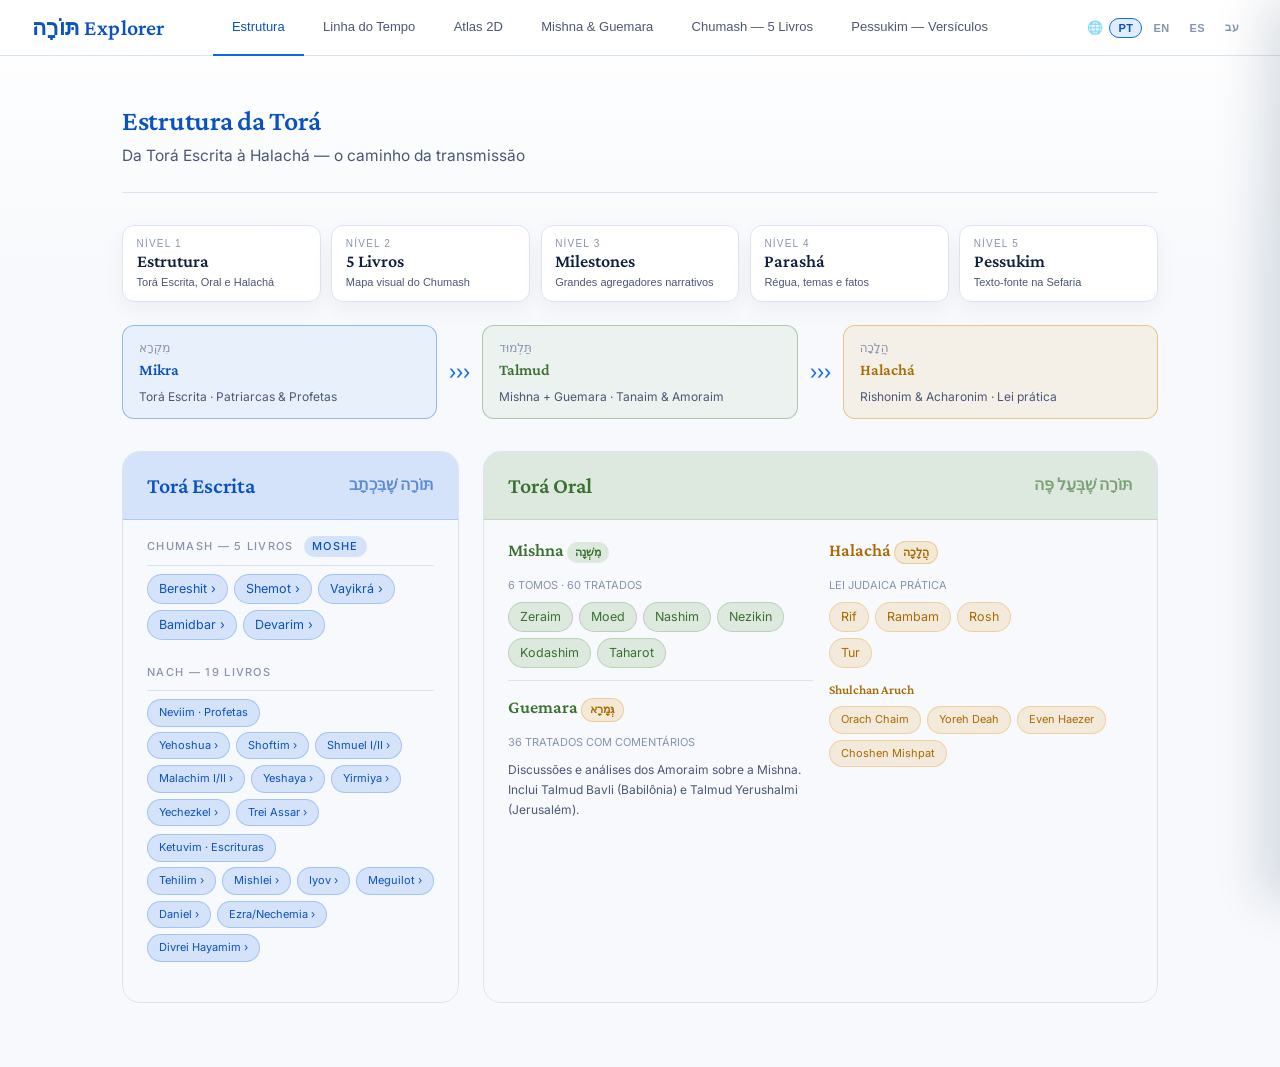
<file: index.html>
<!DOCTYPE html>
<html lang="pt-BR">
<head>
<meta charset="UTF-8">
<meta name="viewport" content="width=device-width, initial-scale=1.0">
<title>Torá Explorer — Minian</title>
<link href="https://fonts.googleapis.com/css2?family=Crimson+Pro:ital,wght@0,300;0,400;0,600;1,300;1,400&family=DM+Sans:wght@300;400;500&family=Inter:wght@400;500;600;700;800&display=swap" rel="stylesheet">
<style>
:root {
  /* Esquema frio da proposta estrutura_tora_atlas_visual (2026-07-04) */
  --bg: #f7f9fc;
  --bg2: #eef2f8;
  --bg3: #e3ebf5;
  --surface: #ffffff;
  --surface2: #f4f6fa;
  /* Acento primário agora é AZUL. Os tokens --gold* foram mantidos por
     compatibilidade com dezenas de regras de interface, mas carregam o azul
     primário. Ouro real (Halachá / eras douradas) vive em --hal/--hal2. */
  --gold: #0f67e8;
  --gold2: #0a52c0;
  --gold3: #083d8f;
  --hal: #db8b00;
  --hal2: #a86a00;
  --sand: #7a869c;
  --sand2: #46536e;
  --blue: #0f67e8;
  --blue2: #0a52c0;
  --green: #4b8f3f;
  --green2: #3a7030;
  --purple: #7b43bd;
  --purple2: #633a99;
  --ink: #071738;
  --navy: #062a63;
  --text: #10203a;
  --text2: #4a5875;
  --text3: #8794ad;
  --border: #dbe3f1;
  --border2: #c6d2e6;
  --r: 12px;
  --r2: 18px;
  --shadow-1: 0 6px 16px rgba(10,32,70,0.05);
  --shadow-2: 0 16px 38px rgba(10,32,70,0.09);

  /* Escala tipográfica (base 14px, razão ~1.25) */
  --text-xs: 11px;
  --text-sm: 12.5px;
  --text-base: 14px;
  --text-md: 15.5px;
  --text-lg: 18px;
  --text-xl: 22px;
  --text-2xl: 28px;
  --text-3xl: 34px;

  /* Alturas de linha */
  --lh-tight: 1.18;
  --lh-snug: 1.45;
  --lh-normal: 1.6;
  --lh-relaxed: 1.75;

  /* Escala de espaçamento (ritmo de 4px) */
  --space-1: 0.25rem;
  --space-2: 0.5rem;
  --space-3: 0.75rem;
  --space-4: 1rem;
  --space-5: 1.5rem;
  --space-6: 2rem;
  --space-7: 3rem;
  --space-8: 4rem;
}

*, *::before, *::after { box-sizing: border-box; margin: 0; padding: 0; }

html { scroll-behavior: smooth; }

body {
  background: linear-gradient(180deg, #ffffff 0%, var(--bg) 280px);
  color: var(--text);
  font-family: 'Inter', 'DM Sans', system-ui, -apple-system, sans-serif;
  font-size: 14px;
  line-height: 1.6;
  min-height: 100vh;
}

/* NAV */
nav {
  position: sticky; top: 0; z-index: 100;
  background: rgba(255,255,255,0.92);
  backdrop-filter: blur(12px);
  border-bottom: 1px solid var(--border);
  display: flex; align-items: center;
  padding: 0 2rem; height: 56px; gap: 0;
}
.nav-logo {
  font-family: 'Crimson Pro', serif;
  font-size: 22px; font-weight: 600;
  color: var(--gold2); letter-spacing: 0.02em;
  margin-right: 3rem; text-decoration: none;
  white-space: nowrap;
}
.nav-tabs { display: flex; gap: 0; flex: 1; overflow-x: auto; }
.nav-tab {
  padding: 0 1.2rem; height: 56px;
  display: flex; align-items: center;
  font-size: 13px; font-weight: 400;
  color: var(--text2); cursor: pointer;
  border-bottom: 2px solid transparent;
  white-space: nowrap; transition: all .2s;
  background: none; border-top: none; border-left: none; border-right: none;
}
.nav-tab:hover { color: var(--gold2); }
.nav-tab.active { color: var(--gold2); border-bottom-color: var(--gold); }

/* Seletor global de idioma */
.lang-switch { display: flex; align-items: center; gap: 2px; margin-left: 1rem; flex-shrink: 0; }
.lang-switch .lang-globe { font-size: 13px; opacity: .55; margin-right: 4px; }
.lang-btn {
  padding: 3px 8px; border-radius: 14px; font-size: 11px; font-weight: 600;
  letter-spacing: .04em; cursor: pointer; color: var(--text3);
  background: none; border: 1px solid transparent; transition: all .15s;
}
.lang-btn:hover { color: var(--gold2); }
.lang-btn.active { color: var(--gold2); background: rgba(15,103,232,0.12); border-color: var(--gold); }

/* RTL (hebraico) */
body.rtl .sec-title, body.rtl .sec-sub { direction: rtl; text-align: right; }
body.rtl .drill-path { direction: rtl; }
body.rtl .verse-en { direction: rtl; text-align: right; }

/* Foco acessível por teclado */
.nav-tab:focus-visible, .lang-btn:focus-visible, .book-btn:focus-visible,
.pk-view-btn:focus-visible, .atlas2d-node:focus-visible,
.atlas2d-action-btn:focus-visible, .atlas2d-zoom-btn:focus-visible,
.drill-step:focus-visible {
  outline: 2px solid var(--gold); outline-offset: 2px; border-radius: var(--r);
}

/* HERO */

/* PAGES */
.page { display: none; padding: var(--space-7) var(--space-6) var(--space-8); max-width: 1100px; margin: 0 auto; }
.page.active { display: block; }

/* SECTION TITLE */
.sec-title {
  font-family: 'Crimson Pro', serif;
  font-size: var(--text-2xl); font-weight: 600;
  letter-spacing: -0.01em; line-height: var(--lh-tight);
  color: var(--gold2); margin-bottom: var(--space-2);
}
.sec-sub {
  font-size: var(--text-md); color: var(--text2);
  line-height: var(--lh-snug);
  margin-bottom: var(--space-6);
  padding-bottom: var(--space-5);
  border-bottom: 1px solid var(--border);
}

/* ═══════════════════════════════════════
   PAGE 1: ESTRUTURA (Tora Escrita/Oral)
═══════════════════════════════════════ */

.structure-grid {
  display: grid; grid-template-columns: 1fr 2fr; gap: var(--space-5);
}

.pillar {
  border: 1px solid var(--border);
  border-radius: var(--r2);
  overflow: hidden;
}
.pillar-header {
  padding: var(--space-4) var(--space-5);
  font-family: 'Crimson Pro', serif;
  font-size: var(--text-xl); font-weight: 600;
  display: flex; align-items: center; gap: var(--space-3);
}
.pillar-he { font-size: var(--text-md); opacity: 0.6; margin-left: auto; }
.pillar-body { padding: var(--space-4) var(--space-5); }

.escrita .pillar-header { background: rgba(15,103,232,0.15); color: var(--blue2); border-bottom: 1px solid rgba(15,103,232,0.2); }
.oral .pillar-header { background: rgba(75,143,63,0.15); color: var(--green2); border-bottom: 1px solid rgba(75,143,63,0.2); }

.book-group { margin-bottom: var(--space-5); }
.book-group-title {
  font-size: var(--text-xs); font-weight: 500; letter-spacing: 0.12em;
  text-transform: uppercase; color: var(--text3);
  margin-bottom: var(--space-2); padding-bottom: var(--space-2);
  border-bottom: 1px solid var(--border);
}
.book-chips { display: flex; flex-wrap: wrap; gap: 6px; }
.chip {
  padding: 4px 11px; border-radius: 20px;
  font-size: var(--text-sm); cursor: pointer;
  transition: transform .15s, box-shadow .15s, background .18s, border-color .18s;
}
.chip-blue { background: rgba(15,103,232,0.15); color: var(--blue2); border: 1px solid rgba(15,103,232,0.25); }
.chip-blue:hover { background: rgba(15,103,232,0.3); }
.chip-green { background: rgba(75,143,63,0.15); color: var(--green2); border: 1px solid rgba(75,143,63,0.25); }
.chip-green:hover { background: rgba(75,143,63,0.3); }
.chip-gold { background: rgba(219,139,0,0.13); color: var(--hal2); border: 1px solid rgba(219,139,0,0.28); }
.chip-gold:hover { background: rgba(219,139,0,0.26); }
.chip-blue:hover, .chip-green:hover, .chip-gold:hover { transform: translateY(-1px); box-shadow: var(--shadow-1); }
.oral-section-title.halacha { color: var(--hal2); }

.oral-cols { display: grid; grid-template-columns: 1fr 1fr; gap: 1rem; }
.oral-section { }
.oral-section-title {
  font-family: 'Crimson Pro', serif;
  font-size: var(--text-lg); font-weight: 600; color: var(--green2);
  margin-bottom: var(--space-3);
}
.oral-sub { font-size: var(--text-xs); color: var(--text3); margin-bottom: var(--space-2); }

.arrow-bridge {
  display: flex; align-items: center; justify-content: center;
  gap: 2rem; margin: 2rem 0;
  color: var(--text3); font-size: 13px;
}
.arrow-line {
  flex: 1; height: 1px;
  background: linear-gradient(90deg, transparent, var(--gold), transparent);
}
.arrow-label { color: var(--gold2); font-size: 12px; letter-spacing: 0.08em; text-transform: uppercase; white-space: nowrap; }

/* DRILL PATH */
.drill-path {
  display: grid;
  grid-template-columns: repeat(5, minmax(130px, 1fr));
  gap: .65rem;
  margin: 0 0 1.4rem;
}
.drill-step {
  appearance: none;
  text-align: left;
  border: 1px solid var(--border);
  background: var(--surface);
  border-radius: var(--r);
  padding: .75rem .85rem;
  cursor: pointer;
  box-shadow: 0 8px 22px rgba(10,32,70,0.05);
  transition: transform .18s, border-color .18s, box-shadow .18s;
}
.drill-step:hover {
  transform: translateY(-1px);
  border-color: rgba(15,103,232,.45);
  box-shadow: 0 10px 28px rgba(10,32,70,0.08);
}
.drill-step-kicker {
  display: block;
  color: var(--text3);
  font-size: 10px;
  letter-spacing: .12em;
  text-transform: uppercase;
  margin-bottom: .15rem;
}
.drill-step-title {
  display: block;
  color: var(--text);
  font-family: 'Crimson Pro', serif;
  font-size: 18px;
  font-weight: 600;
  line-height: 1.15;
}
.drill-step-sub {
  display: block;
  color: var(--text2);
  font-size: 11px;
  line-height: 1.25;
  margin-top: .25rem;
}

/* FLOW DIAGRAM */
.flow-row {
  display: flex; align-items: center; gap: 12px;
  margin-bottom: 1rem; flex-wrap: wrap;
}
.flow-box {
  background: var(--surface); border: 1px solid var(--border);
  border-radius: var(--r); padding: 0.75rem 1rem;
  flex: 1; min-width: 140px;
}
.flow-box-title { font-family: 'Crimson Pro', serif; font-size: 16px; color: var(--gold2); font-weight: 600; }
.flow-box-he { font-size: 12px; color: var(--text3); }
.flow-box-sub { font-size: 12px; color: var(--text2); margin-top: 4px; }
.flow-arrow { color: var(--gold); font-size: 20px; }

/* ═══════════════════════════════════════
   PAGE 2: LINHA DO TEMPO
═══════════════════════════════════════ */
.timeline-wrapper { position: relative; }

.timeline-legend {
  display: flex; gap: 1.5rem; margin-bottom: 2rem; flex-wrap: wrap;
}
.legend-item { display: flex; align-items: center; gap: 6px; font-size: 12px; color: var(--text2); }
.legend-dot { width: 10px; height: 10px; border-radius: 50%; }

.timeline-spine {
  position: absolute; left: 180px; top: 0; bottom: 0;
  width: 2px; background: linear-gradient(180deg, var(--gold) 0%, var(--green) 55%, var(--blue) 100%);
}

.tl-events { padding-left: 0; }
.tl-event {
  display: grid; grid-template-columns: 160px 40px 1fr;
  align-items: start; gap: 0; margin-bottom: 0;
  cursor: pointer;
}
.tl-period {
  text-align: right; padding-right: 16px;
  padding-top: 14px;
  font-size: 11px; color: var(--text3); line-height: 1.3;
}
.tl-dot-col {
  display: flex; flex-direction: column; align-items: center;
  position: relative; z-index: 1;
}
.tl-dot {
  width: 14px; height: 14px; border-radius: 50%;
  border: 2px solid var(--bg);
  margin: 12px 0 0;
  transition: transform .2s;
}
.tl-connector { flex: 1; width: 2px; }
.tl-content {
  padding: 8px 0 24px 16px;
}
.tl-era-tag {
  font-size: 10px; letter-spacing: 0.1em; text-transform: uppercase;
  font-weight: 500; margin-bottom: 4px;
}
.tl-event-title {
  font-family: 'Crimson Pro', serif; font-size: var(--text-lg); font-weight: 600;
  color: var(--text); margin-bottom: 2px;
  transition: color .18s;
}
.tl-event-gen { font-size: 12px; color: var(--text2); }
.tl-event-interval { font-size: 11px; color: var(--text3); }

.tl-event:hover .tl-event-title { color: var(--gold2); }
.tl-event:hover .tl-dot { transform: scale(1.4); }
.tl-event.selected .tl-event-title { color: var(--gold2); }
.tl-event.selected .tl-dot { transform: scale(1.5); box-shadow: 0 0 0 4px rgba(15,103,232,.16); }
.tl-drill-hint {
  display: inline-flex; align-items: center; gap: 5px;
  margin-top: 7px;
  font-size: 11px; color: var(--gold2);
}
.tl-drill-panel {
  display: none;
  margin-top: .8rem;
  border: 1px solid var(--border);
  border-radius: var(--r);
  background: rgba(255,255,255,0.72);
  box-shadow: 0 10px 26px rgba(10,32,70,0.06);
  padding: .85rem;
}
.tl-event.expanded .tl-drill-panel { display: block; }
.tl-drill-summary {
  color: var(--text2);
  font-size: 12px;
  margin-bottom: .75rem;
}
.tl-group-grid {
  display: grid;
  grid-template-columns: repeat(auto-fit, minmax(190px, 1fr));
  gap: .6rem;
}
.tl-group-card {
  border: 1px solid rgba(10,32,70,0.14);
  border-radius: var(--r);
  background: var(--surface);
  padding: .65rem;
  cursor: pointer;
  transition: transform .18s, border-color .18s, box-shadow .18s;
}
.tl-group-card:hover {
  transform: translateY(-1px);
  border-color: rgba(15,103,232,.42);
  box-shadow: 0 10px 20px rgba(10,32,70,0.08);
}
.tl-group-head {
  display: flex; align-items: center; gap: .45rem;
  font-family: 'Crimson Pro', serif;
  color: var(--text);
  font-size: 16px;
  font-weight: 600;
  line-height: 1.15;
}
.tl-group-icon {
  width: 24px; height: 24px;
  display: inline-flex; align-items: center; justify-content: center;
  color: var(--gold2);
  font-family: 'DM Sans', sans-serif;
  font-size: 14px;
  flex: 0 0 auto;
}
.tl-group-summary {
  color: var(--text2);
  font-size: 11px;
  line-height: 1.35;
  margin-top: .35rem;
}
.tl-group-parasha-range {
  font-family: 'Crimson Pro', serif;
  font-size: 12px;
  color: var(--gold2);
  margin-top: .3rem;
  opacity: .8;
}
.tl-group-themes {
  display: flex; flex-wrap: wrap; gap: 4px;
  margin-top: .55rem;
}
.tl-group-theme {
  border: 1px solid var(--border);
  border-radius: 999px;
  padding: 1px 7px;
  font-size: 10px;
  color: var(--text3);
  background: var(--bg);
}

/* PHASE KEY EVENTS */
.tl-phase-events {
  display: flex; flex-wrap: wrap; gap: 5px;
  margin-bottom: .75rem;
}
.tl-phase-event-chip {
  display: inline-flex; align-items: center; gap: 5px;
  padding: 3px 10px; border-radius: 20px;
  background: rgba(15,103,232,0.08); border: 1px solid rgba(15,103,232,0.25);
  color: var(--gold2); font-size: 11px; cursor: pointer;
  transition: all .2s; appearance: none;
}
.tl-phase-event-chip:hover { background: rgba(15,103,232,0.2); border-color: var(--gold2); }
.tl-phase-event-chip.active {
  background: rgba(15,103,232,0.28); border-color: var(--gold);
  font-weight: 500; box-shadow: 0 0 0 2px rgba(15,103,232,0.18);
}
.tl-group-card.tl-group-selected {
  border-color: rgba(15,103,232,.6);
  box-shadow: 0 0 0 2px rgba(15,103,232,0.15), 0 10px 24px rgba(10,32,70,0.09);
}
.tl-phase-event-chip-he {
  font-family: 'Crimson Pro', serif; font-size: 13px; opacity: .65;
}

/* GROUP FACTS PANEL */
.tl-group-card.tl-group-expanded {
  border-color: rgba(15,103,232,.5);
  box-shadow: 0 12px 28px rgba(10,32,70,0.1);
}
.tl-group-facts-panel {
  display: none;
  margin-top: .75rem;
  padding-top: .65rem;
  border-top: 1px solid var(--border);
  display: flex; flex-direction: column; gap: .4rem;
}
.tl-group-expanded .tl-group-facts-panel { display: flex; }
.tl-group-facts-loading { font-size: 12px; color: var(--text3); padding: .4rem 0; }
.tl-group-fact-item {
  background: var(--bg2);
  border: 1px solid var(--border);
  border-left: 2px solid var(--blue);
  border-radius: var(--r);
  padding: .55rem .75rem .55rem .8rem;
  margin-left: .3rem;
}
.tl-group-fact-meta {
  font-size: 10px; letter-spacing: .06em; text-transform: uppercase;
  color: var(--blue2); margin-bottom: 3px;
}
.tl-group-fact-text { font-size: 12px; color: var(--text); line-height: 1.5; margin-bottom: 5px; }
.tl-group-fact-btns { display: flex; gap: 5px; flex-wrap: wrap; }
.tl-group-drawer-btn {
  display: block; width: 100%; margin-top: .65rem;
  padding: 5px 12px; border-radius: var(--r);
  background: rgba(15,103,232,0.08); border: 1px solid rgba(15,103,232,0.3);
  color: var(--gold2); font-size: 11px; cursor: pointer;
  text-align: center; transition: all .2s;
}
.tl-group-drawer-btn:hover { background: rgba(15,103,232,0.18); border-color: var(--gold2); }

/* Era colors */
.dot-escrita { background: var(--blue); }
.dot-oral { background: var(--green); }
.tag-escrita { color: var(--blue2); }
.tag-oral { color: var(--green2); }
.connector-escrita { background: linear-gradient(180deg, var(--blue) 0%, rgba(15,103,232,0.3) 100%); }
.connector-oral { background: linear-gradient(180deg, var(--green) 0%, rgba(75,143,63,0.3) 100%); }

/* Oral timeline bar */
.oral-bar-section { margin: 2.5rem 0; }
.oral-bar-title { font-size: 12px; letter-spacing: 0.1em; text-transform: uppercase; color: var(--text3); margin-bottom: 0.75rem; }
.oral-bar { position: relative; height: 36px; background: var(--surface); border-radius: 6px; overflow: hidden; margin-bottom: 6px; }
.oral-bar-fill {
  position: absolute; top: 0; height: 100%;
  display: flex; align-items: center; padding: 0 8px;
  font-size: 11px; font-weight: 500;
  border-radius: 0;
  white-space: nowrap; overflow: hidden;
}
.oral-bar-labels {
  display: flex; justify-content: space-between;
  font-size: 10px; color: var(--text3);
}

/* ═══════════════════════════════════════
   PAGE 3: MISHNA / GUEMARA
═══════════════════════════════════════ */

.mg-header {
  display: grid; grid-template-columns: 1fr 1fr; gap: 1.5rem; margin-bottom: 2rem;
}
.mg-pillar {
  background: var(--surface); border-radius: var(--r2);
  border: 1px solid var(--border); overflow: hidden;
}
.mg-pillar-head {
  padding: var(--space-4) var(--space-5);
  font-family: 'Crimson Pro', serif; font-size: var(--text-xl); font-weight: 600;
  border-bottom: 1px solid var(--border);
}
.mg-pillar-head.mishna { background: rgba(75,143,63,0.12); color: var(--green2); }
.mg-pillar-head.guemara { background: rgba(75,143,63,0.1); color: var(--green2); }

.mg-pillar-body { padding: var(--space-4) var(--space-5); }

.gen-block { margin-bottom: var(--space-5); }
.gen-label {
  font-size: 10px; letter-spacing: 0.12em; text-transform: uppercase;
  color: var(--text3); margin-bottom: 0.6rem;
  display: flex; align-items: center; gap: 8px;
}
.gen-label::after { content: ''; flex: 1; height: 1px; background: var(--border); }
.names-wrap { display: flex; flex-wrap: wrap; gap: 5px; }
.name-tag {
  padding: 3px 9px; border-radius: 20px;
  font-size: 11px; cursor: pointer; transition: all .2s;
}
.name-tag.mishna-tag { background: rgba(75,143,63,0.12); color: var(--green2); border: 1px solid rgba(75,143,63,0.2); }
.name-tag.mishna-tag:hover { background: rgba(75,143,63,0.25); }
.name-tag.guemara-tag { background: rgba(75,143,63,0.1); color: var(--green2); border: 1px solid rgba(75,143,63,0.2); }
.name-tag.guemara-tag:hover { background: rgba(75,143,63,0.22); }
.name-tag.highlight { font-weight: 600; border-width: 2px; }

/* Braitot sidebar */
.braitot-grid {
  display: grid; grid-template-columns: repeat(auto-fill, minmax(140px, 1fr)); gap: 10px;
  margin-top: 1.5rem;
}
.braitot-title { font-size: 12px; letter-spacing: 0.1em; text-transform: uppercase; color: var(--text3); margin-bottom: 1rem; grid-column: 1/-1; }
.braitot-chip {
  background: var(--surface); border: 1px solid var(--border2);
  border-radius: var(--r); padding: 0.6rem 0.8rem;
  font-size: 13px; color: var(--sand2);
  font-family: 'Crimson Pro', serif; font-weight: 400;
}

/* Academies sidebar */
.academies { margin-top: 1.5rem; }
.acad-row { display: flex; gap: 8px; flex-wrap: wrap; margin-bottom: 6px; }
.acad-chip {
  padding: 3px 10px; border-radius: 4px;
  font-size: 11px; color: var(--text2);
  background: var(--surface2); border: 1px solid var(--border);
  letter-spacing: 0.04em;
}
.acad-location { font-size: 10px; letter-spacing: 0.12em; text-transform: uppercase; color: var(--text3); margin-bottom: 4px; margin-top: 8px; }

/* ═══════════════════════════════════════
   PAGE 4: CHUMASH — 5 LIVROS
═══════════════════════════════════════ */
.books-nav {
  display: flex; gap: 8px; margin-bottom: 2rem; flex-wrap: wrap;
}
.book-btn {
  padding: 6px 16px; border-radius: 20px;
  font-size: var(--text-sm); cursor: pointer;
  transition: transform .15s, box-shadow .15s, border-color .18s, color .18s, background .18s;
  background: var(--surface); border: 1px solid var(--border);
  color: var(--text2);
}
.book-btn:hover { border-color: var(--gold); color: var(--gold2); transform: translateY(-1px); box-shadow: var(--shadow-1); }
.book-btn.active { background: rgba(15,103,232,0.12); border-color: var(--gold); color: var(--gold2); font-weight: 500; }

.book-view { display: none; }
.book-view.active { display: block; }

.book-header {
  display: flex; align-items: flex-start; justify-content: space-between;
  margin-bottom: 2rem; flex-wrap: wrap; gap: 1rem;
}
.book-title { font-family: 'Crimson Pro', serif; font-size: 36px; font-weight: 600; color: var(--gold2); }
.book-he { font-family: 'Crimson Pro', serif; font-size: 24px; color: var(--text3); margin-top: 4px; }
.book-desc { color: var(--text2); font-size: 14px; max-width: 500px; }

.events-chars-grid { display: grid; grid-template-columns: 1fr 1fr; gap: 1.5rem; }

.ev-list-title {
  font-size: 11px; letter-spacing: 0.12em; text-transform: uppercase;
  color: var(--text3); margin-bottom: 0.75rem;
  display: flex; align-items: center; gap: 8px;
}
.ev-list-title::after { content: ''; flex: 1; height: 1px; background: var(--border); }

.ev-item {
  display: flex; align-items: center; gap: 8px;
  padding: 5px 0; border-bottom: 1px solid rgba(255,255,255,0.03);
  font-size: 13px; color: var(--text2);
}
.ev-icon { font-size: 16px; width: 22px; text-align: center; opacity: 0.7; }

.char-tier { margin-bottom: 1rem; }
.char-tier-label { font-size: 11px; color: var(--text3); letter-spacing: 0.1em; text-transform: uppercase; margin-bottom: 5px; }
.char-list { font-size: 13px; color: var(--text2); line-height: 1.8; }
.char-primary { color: var(--sand2); font-weight: 500; }

.atlas-section {
  margin-bottom: var(--space-6);
  border: 1px solid var(--border);
  background: var(--surface);
  border-radius: var(--r2);
  padding: var(--space-5);
  box-shadow: var(--shadow-1);
}
.atlas-head {
  display: flex; align-items: baseline; justify-content: space-between;
  gap: var(--space-4); margin-bottom: var(--space-4); flex-wrap: wrap;
}
.atlas-title {
  font-size: var(--text-xs); letter-spacing: .12em; text-transform: uppercase;
  color: var(--text3);
}
.atlas-sub { font-size: var(--text-sm); color: var(--text3); }
.atlas-grid {
  display: grid;
  grid-template-columns: repeat(5, minmax(170px, 1fr));
  gap: .75rem;
}
.atlas-book {
  border-left: 2px solid rgba(15,103,232,.45);
  padding-left: .65rem;
}
.atlas-book-title {
  font-family: 'Crimson Pro', serif; font-size: 18px; color: var(--gold2);
  margin-bottom: .55rem;
}
.atlas-book-he { color: var(--text3); font-size: 13px; margin-left: 4px; }
.milestone-card {
  display: grid; grid-template-columns: 26px 1fr; gap: .45rem;
  align-items: start;
  padding: .45rem .35rem;
  border-bottom: 1px solid rgba(255,255,255,0.04);
  cursor: default;
}
.milestone-card.interactive { cursor: pointer; border-radius: 6px; transition: background .15s; }
.milestone-card.interactive:hover { background: rgba(15,103,232,0.08); }
.milestone-icon { font-size: 16px; width: 24px; text-align: center; opacity: .8; }
.milestone-label { color: var(--text2); font-size: var(--text-sm); line-height: 1.3; }
.milestone-meta { color: var(--text3); font-size: 10px; margin-top: 2px; }

/* 2D DRILL ATLAS */
#page-atlas { max-width: 1280px; padding-bottom: 7.5rem; }
.atlas2d-shell {
  border: 1px solid var(--border);
  border-radius: var(--r2);
  background: linear-gradient(180deg, rgba(255,255,255,0.9), rgba(245,241,233,0.64));
  overflow: hidden;
  box-shadow: 0 18px 48px rgba(10,32,70,0.08);
}
.atlas2d-toolbar {
  display: flex;
  align-items: center;
  justify-content: space-between;
  gap: 1rem;
  padding: .85rem 1rem;
  border-bottom: 1px solid var(--border);
  background: rgba(255,255,255,0.78);
}
.atlas2d-breadcrumb {
  display: flex;
  align-items: center;
  flex-wrap: wrap;
  gap: .35rem;
  color: var(--text3);
  font-size: 12px;
}
.atlas2d-crumb {
  appearance: none;
  border: 0;
  background: transparent;
  color: var(--gold2);
  cursor: pointer;
  font: inherit;
  padding: 1px 2px;
}
.atlas2d-crumb:hover { text-decoration: underline; }
.atlas2d-zoom-controls {
  display: flex;
  align-items: center;
  gap: .5rem;
}
.atlas2d-zoom-btn, .atlas2d-action-btn {
  appearance: none;
  border: 1px solid var(--border);
  background: var(--surface);
  color: var(--text2);
  border-radius: 20px;
  cursor: pointer;
  font-size: 12px;
  padding: 5px 12px;
}
.atlas2d-zoom-btn:hover, .atlas2d-action-btn:hover {
  border-color: var(--gold);
  color: var(--gold2);
}
.atlas2d-zoom-label {
  color: var(--text3);
  font-size: 11px;
  min-width: 92px;
  text-align: center;
}
.atlas2d-viewport {
  position: relative;
  min-height: 620px;
  padding: 1.25rem 17rem 6.4rem 1.25rem;
  overflow: hidden;
  cursor: grab;
}
.atlas2d-map {
  min-height: 465px;
  border: 1px solid rgba(10,32,70,0.12);
  border-radius: var(--r);
  background:
    radial-gradient(circle at 18% 20%, rgba(47,120,168,0.08), transparent 28%),
    radial-gradient(circle at 72% 28%, rgba(15,103,232,0.09), transparent 30%),
    linear-gradient(90deg, rgba(10,32,70,0.055) 1px, transparent 1px),
    linear-gradient(180deg, rgba(10,32,70,0.055) 1px, transparent 1px),
    rgba(255,255,255,0.7);
  background-size: auto, auto, 52px 52px, 52px 52px, auto;
  padding: 1.2rem;
  cursor: grab;
}
body.atlas-grabbing, body.atlas-grabbing * {
  cursor: grabbing !important;
  user-select: none;
}
.atlas2d-map-title {
  display: flex;
  align-items: flex-end;
  justify-content: space-between;
  gap: 1rem;
  margin-bottom: 1rem;
}
.atlas2d-map-title h3 {
  font-family: 'Crimson Pro', serif;
  font-size: 24px;
  color: var(--gold2);
  line-height: 1.15;
}
.atlas2d-map-title p {
  max-width: 560px;
  color: var(--text2);
  font-size: 12px;
  line-height: 1.45;
}
.atlas2d-node-grid {
  display: grid;
  grid-template-columns: repeat(auto-fit, minmax(190px, 1fr));
  gap: .75rem;
  align-items: stretch;
}
.atlas2d-node {
  appearance: none;
  text-align: left;
  border: 1px solid var(--border);
  border-left: 3px solid rgba(47,120,168,0.45);
  border-radius: var(--r);
  background: rgba(255,255,255,0.88);
  cursor: pointer;
  padding: .85rem .9rem;
  min-height: 116px;
  transition: transform .18s, box-shadow .18s, border-color .18s;
}
.atlas2d-toolbar,
.atlas2d-layer-panel,
.atlas2d-floating-timeline,
.atlas2d-action-btn,
.atlas2d-zoom-btn,
.atlas2d-crumb,
.atlas2d-filter-row label,
.atlas2d-filter-row input {
  cursor: default;
}
.atlas2d-action-btn,
.atlas2d-zoom-btn,
.atlas2d-crumb,
.atlas2d-filter-row label,
.atlas2d-filter-row input,
.atlas2d-time-seg {
  cursor: pointer;
}
.atlas2d-node:hover {
  transform: translateY(-2px);
  border-color: rgba(15,103,232,0.45);
  box-shadow: 0 12px 28px rgba(10,32,70,0.10);
}
.atlas2d-node.selected {
  border-color: rgba(15,103,232,0.6);
  border-left-color: var(--gold);
  background: rgba(255,250,238,0.96);
}
.atlas2d-node.hover-target {
  border-color: rgba(15,103,232,0.42);
  border-left-color: var(--gold);
  background: rgba(255,250,238,0.78);
}
.atlas2d-node-icon {
  display: inline-flex;
  align-items: center;
  justify-content: center;
  width: 28px;
  height: 28px;
  border-radius: 50%;
  margin-bottom: .45rem;
  background: rgba(47,120,168,0.12);
  color: var(--blue2);
  font-size: 14px;
}
.atlas2d-node-label {
  font-family: 'Crimson Pro', serif;
  font-size: 19px;
  line-height: 1.15;
  color: var(--text);
}
.atlas2d-node-sub {
  color: var(--text2);
  font-size: 12px;
  line-height: 1.35;
  margin-top: .3rem;
}
.atlas2d-node-meta {
  color: var(--text3);
  font-size: 10px;
  letter-spacing: .08em;
  text-transform: uppercase;
  margin-top: .65rem;
}
.atlas2d-empty {
  border: 1px dashed var(--border2);
  border-radius: var(--r);
  color: var(--text3);
  padding: 1.5rem;
  font-size: 13px;
  text-align: center;
}
.atlas2d-layer-panel {
  position: absolute;
  top: 1.25rem;
  right: 1.25rem;
  width: 244px;
  border: 1px solid var(--border);
  border-radius: var(--r);
  background: rgba(255,255,255,0.94);
  box-shadow: 0 18px 34px rgba(10,32,70,0.10);
  padding: .85rem;
}
.atlas2d-panel-title {
  font-size: 10px;
  letter-spacing: .12em;
  text-transform: uppercase;
  color: var(--text3);
  margin-bottom: .5rem;
}
.atlas2d-person-list, .atlas2d-theme-list {
  display: flex;
  flex-wrap: wrap;
  gap: .4rem;
}
.atlas2d-person-chip, .atlas2d-theme-chip {
  border: 1px solid var(--border);
  border-radius: 18px;
  background: var(--surface);
  color: var(--text2);
  font-size: 11px;
  padding: 3px 8px;
}
.atlas2d-person-chip strong {
  color: var(--gold2);
  font-weight: 500;
}
.atlas2d-filter-row {
  display: grid;
  gap: .35rem;
  margin-top: .9rem;
  color: var(--text2);
  font-size: 12px;
}
.atlas2d-filter-row label {
  display: flex;
  align-items: center;
  gap: .45rem;
}
.atlas2d-floating-timeline {
  position: fixed;
  left: 0;
  right: 0;
  bottom: 0;
  z-index: 95;
  width: auto;
  margin-top: 0;
  border-top: 1px solid var(--border);
  border-right: 0;
  border-bottom: 0;
  border-left: 0;
  border-radius: 0;
  background: rgba(255,255,255,0.92);
  backdrop-filter: blur(12px);
  box-shadow: 0 -14px 34px rgba(10,32,70,0.10);
  padding: .65rem max(2rem, calc((100vw - 1280px) / 2 + 2rem)) .7rem;
}
.atlas2d-time-head {
  display: flex;
  justify-content: space-between;
  color: var(--text3);
  font-size: 11px;
  margin-bottom: .55rem;
}
.atlas2d-time-bar {
  position: relative;
  height: 22px;
  border-radius: 14px;
  background: var(--surface2);
  overflow: hidden;
}
.atlas2d-time-seg {
  position: absolute;
  top: 0;
  bottom: 0;
  border-right: 1px solid rgba(255,255,255,0.75);
  opacity: .72;
  cursor: pointer;
}
.atlas2d-time-focus {
  position: absolute;
  top: -3px;
  bottom: -3px;
  min-width: 4px;
  border: 2px solid var(--gold);
  border-radius: 18px;
  background: rgba(15,103,232,0.12);
  pointer-events: none;
}
.atlas2d-time-labels {
  display: flex;
  justify-content: space-between;
  color: var(--text3);
  font-size: 10px;
  margin-top: .35rem;
}
.atlas2d-facts {
  display: grid;
  gap: .55rem;
  margin-top: 1rem;
}
.atlas2d-fact {
  border: 1px solid var(--border);
  border-radius: var(--r);
  background: rgba(255,255,255,0.82);
  padding: .7rem .8rem;
}
.atlas2d-fact-topic {
  color: var(--text3);
  font-size: 10px;
  letter-spacing: .08em;
  text-transform: uppercase;
  margin-bottom: .2rem;
}
.atlas2d-fact-text {
  color: var(--text2);
  font-size: 12px;
  line-height: 1.45;
}
.atlas2d-fact button {
  margin-top: .45rem;
}

/* ATLAS REFERENCE SHELL */
#page-atlas.atlas-ref-page {
  max-width: none;
  width: 100%;
  padding: 0;
  background: #edf1f6;
  color: #1b2430;
  font-family: 'Inter', 'DM Sans', system-ui, sans-serif;
}
.atlas-ref-shell {
  --atlas-paper: #edf1f6;
  --atlas-surface: #ffffff;
  --atlas-muted: #f5f7fa;
  --atlas-line: #e2e7ee;
  --atlas-ink: #13243c;
  --atlas-soft: #5b6573;
  --atlas-faint: #98a2b1;
  --atlas-blue: #2d6cb4;
  --atlas-navy: #13243c;
  --atlas-gold: #cbb67a;
  min-height: calc(100vh - 56px);
  background: linear-gradient(180deg, #f5f7fa 0%, #eef1f5 100%);
}
.atlas-ref-topbar {
  min-height: 92px;
  display: grid;
  grid-template-columns: minmax(220px, 340px) minmax(240px, 520px) 1fr auto;
  align-items: center;
  gap: 1.25rem;
  padding: 1rem 1.75rem;
  background: var(--atlas-surface);
  border-bottom: 1px solid var(--atlas-line);
}
.atlas-ref-brand {
  display: flex;
  align-items: center;
  gap: 1rem;
  min-width: 0;
}
.atlas-ref-logo {
  width: 58px;
  height: 58px;
  border-radius: 16px;
  display: grid;
  place-items: center;
  flex: 0 0 auto;
  background: linear-gradient(160deg, #1b3354, #0f2138);
  color: #fff;
  font-family: 'Crimson Pro', serif;
  font-size: 28px;
  box-shadow: 0 10px 22px -12px rgba(15,33,56,.7);
}
.atlas-ref-title {
  font-family: 'Crimson Pro', serif;
  font-size: 28px;
  line-height: 1.05;
  color: var(--atlas-ink);
  font-weight: 600;
}
.atlas-ref-kicker {
  margin-top: .2rem;
  font-size: 11px;
  font-weight: 700;
  letter-spacing: .16em;
  color: var(--atlas-faint);
  text-transform: uppercase;
}
.atlas-ref-search {
  min-height: 50px;
  display: flex;
  align-items: center;
  gap: .75rem;
  padding: 0 1rem;
  border: 1px solid var(--atlas-line);
  border-radius: 14px;
  background: #f4f6f9;
  color: var(--atlas-faint);
  font-size: 14px;
}
.atlas-ref-search::before { content: '⌕'; font-size: 20px; color: #8b96a5; }
.atlas-ref-tools {
  display: flex;
  align-items: flex-end;
  justify-content: flex-end;
  gap: 1rem;
}
.atlas-ref-tool {
  appearance: none;
  border: 0;
  background: transparent;
  color: #4a5462;
  display: grid;
  gap: .3rem;
  justify-items: center;
  font-size: 11px;
  font-weight: 600;
  cursor: pointer;
}
.atlas-ref-tool span:first-child {
  width: 22px;
  height: 22px;
  display: grid;
  place-items: center;
  font-size: 17px;
}
.atlas-ref-user {
  display: flex;
  align-items: center;
  gap: .65rem;
  padding: .45rem .75rem .45rem .5rem;
  border: 1px solid var(--atlas-line);
  border-radius: 14px;
  background: #fff;
  white-space: nowrap;
}
.atlas-ref-user-icon {
  width: 38px;
  height: 38px;
  border-radius: 10px;
  display: grid;
  place-items: center;
  background: linear-gradient(160deg, #1b3354, #0f2138);
  color: #fff;
}
.atlas-ref-user strong {
  display: block;
  color: var(--atlas-ink);
  font-size: 13px;
  line-height: 1.1;
}
.atlas-ref-user span {
  color: var(--atlas-faint);
  font-size: 11px;
}
.atlas-ref-stage {
  position: relative;
  display: grid;
  grid-template-columns: minmax(0, 1fr);
  grid-template-rows: auto minmax(470px, 1fr) auto;
  gap: 1rem;
  min-height: calc(100vh - 148px);
  padding: 1.15rem 1.5rem 1.5rem;
}
.atlas-ref-stage > .sec-title,
.atlas-ref-stage > .sec-sub {
  display: none;
}
.atlas-ref-stage > .atlas2d-shell {
  grid-column: 1;
  grid-row: 2;
}
.atlas-ref-stage > .atlas2d-floating-timeline {
  grid-column: 1;
  grid-row: 3;
}
.atlas-ref-crumbs {
  grid-column: 1 / 3;
  display: flex;
  align-items: center;
  gap: .45rem;
  min-height: 34px;
}
.atlas-ref-zoom {
  grid-column: 1;
  justify-self: center;
  align-self: start;
  width: min(560px, 100%);
  text-align: center;
}
.atlas-ref-zoom-title {
  font-size: 14px;
  font-weight: 800;
  letter-spacing: .04em;
  color: var(--atlas-ink);
  text-transform: uppercase;
}
.atlas-ref-zoom-sub {
  margin-top: .15rem;
  color: #8893a2;
  font-size: 12px;
}
.atlas-ref-zoom-row {
  margin-top: .75rem;
  display: grid;
  grid-template-columns: 42px 1fr 42px;
  align-items: center;
  gap: .75rem;
}
.atlas-ref-zoom-track {
  display: grid;
  grid-template-columns: repeat(5, 1fr);
  gap: .35rem;
}
.atlas-ref-zoom-dot {
  height: 4px;
  border-radius: 999px;
  background: #dce3ec;
}
.atlas-ref-zoom-dot.active,
.atlas-ref-zoom-dot.done {
  background: var(--atlas-blue);
}
.atlas-ref-zoom-names {
  margin-top: .4rem;
  display: grid;
  grid-template-columns: repeat(5, 1fr);
  padding: 0 54px;
  font-size: 11px;
  font-weight: 600;
  color: #8893a2;
  text-align: center;
}
.atlas-ref-zoom-names .active {
  color: var(--atlas-blue);
  font-weight: 800;
}
.atlas-ref-main {
  grid-column: 2;
  grid-row: 2;
  min-width: 0;
  display: flex;
  flex-direction: column;
  gap: 1rem;
}
.atlas-ref-shell .atlas2d-shell {
  border: 0;
  border-radius: 0;
  background: transparent;
  box-shadow: none;
  overflow: visible;
  display: grid;
  grid-template-rows: auto 1fr;
  gap: 1rem;
}
.atlas-ref-shell .atlas2d-toolbar {
  display: flex;
  justify-content: space-between;
  align-items: center;
  min-height: 72px;
  padding: .4rem 0;
  border: 0;
  background: transparent;
}
.atlas-ref-shell .atlas2d-breadcrumb {
  color: #6b7686;
  font-weight: 600;
}
.atlas-ref-shell .atlas2d-crumb {
  color: var(--atlas-blue);
  font-weight: 700;
}
.atlas-ref-shell .atlas2d-zoom-controls {
  justify-content: flex-end;
}
.atlas-ref-shell .atlas2d-viewport {
  min-height: 0;
  padding: 0;
  overflow: visible;
  cursor: default;
  display: grid;
  grid-template-columns: minmax(0, 1fr) 300px;
  gap: 1rem;
  align-items: start;
}
.atlas-ref-shell .atlas2d-map {
  min-height: 430px;
  border: 1px solid var(--atlas-line);
  border-radius: 24px;
  background: rgba(255,255,255,.82);
  padding: 1.35rem;
  box-shadow: 0 18px 44px -30px rgba(20,35,60,.45);
  cursor: default;
}
.atlas-ref-shell .atlas2d-map-title {
  align-items: center;
  margin-bottom: 1.1rem;
}
.atlas-ref-shell .atlas2d-map-title h3 {
  color: var(--atlas-ink);
  font-size: 26px;
}
.atlas-ref-shell .atlas2d-map-title p {
  color: #6b7686;
  max-width: 720px;
}
.atlas-ref-shell .atlas2d-node-grid {
  grid-template-columns: repeat(auto-fit, minmax(220px, 1fr));
  gap: 1rem;
}
.atlas-ref-shell .atlas2d-node-grid.atlas-ref-macro-grid {
  display: flex;
  align-items: stretch;
  gap: 1.25rem;
}
.atlas-ref-shell .atlas2d-node {
  min-height: 146px;
  border: 1.5px solid #d2e1f2;
  border-left-width: 1.5px;
  border-radius: 22px;
  padding: 1.25rem;
  background: linear-gradient(180deg, #eaf2fb 0%, #fff 48%);
  box-shadow: 0 18px 44px -30px rgba(20,35,60,.45);
}
.atlas-ref-macro-card {
  appearance: none;
  position: relative;
  flex: 1;
  min-width: 0;
  min-height: 390px;
  cursor: pointer;
  border: 1.5px solid var(--tone-line);
  border-radius: 24px;
  padding: 3.35rem 1.4rem 1.35rem;
  background: linear-gradient(180deg, var(--tone-soft) 0%, #fff 42%);
  box-shadow: 0 18px 44px -30px rgba(20,35,60,.45);
  color: var(--tone-ink);
  transition: transform .2s, box-shadow .2s, border-color .2s, opacity .2s;
}
.atlas-ref-macro-card:hover,
.atlas-ref-macro-card.hover-target {
  transform: translateY(-3px);
  border-color: var(--tone-main);
  box-shadow: 0 26px 60px -28px color-mix(in srgb, var(--tone-main) 80%, transparent);
}
.atlas-ref-macro-card.selected {
  border-color: var(--tone-main);
}
.atlas-ref-macro-badge {
  position: absolute;
  top: -34px;
  left: 50%;
  transform: translateX(-50%);
  width: 72px;
  height: 72px;
  border-radius: 50%;
  display: grid;
  place-items: center;
  border: 4px solid #fff;
  background: var(--tone-main);
  color: #fff;
  font-family: 'Crimson Pro', serif;
  font-size: 30px;
  font-weight: 700;
  box-shadow: 0 12px 26px -10px color-mix(in srgb, var(--tone-main) 70%, transparent);
}
.atlas-ref-macro-badge .icon-mask {
  width: 32px;
  height: 32px;
  background-color: #fff;
}
.atlas-ref-macro-title {
  text-align: center;
  margin-bottom: 1.15rem;
}
.atlas-ref-macro-title strong {
  display: block;
  color: var(--tone-ink);
  font-size: 22px;
  font-weight: 800;
  letter-spacing: .04em;
}
.atlas-ref-macro-title span {
  display: block;
  margin-top: .25rem;
  color: var(--tone-ink);
  opacity: .78;
  font-family: 'Crimson Pro', serif;
  font-size: 22px;
}
.atlas-ref-macro-chips {
  display: grid;
  grid-template-columns: repeat(2, minmax(0, 1fr));
  gap: .6rem;
}
.atlas-ref-macro-chip {
  min-height: 58px;
  display: grid;
  place-content: center;
  gap: .15rem;
  padding: .65rem .55rem;
  border: 1px solid #e6e9ee;
  border-radius: 12px;
  background: #fff;
  text-align: center;
}
.atlas-ref-macro-chip.is-clickable {
  cursor: pointer;
  transition: border-color .18s, box-shadow .18s, transform .18s;
}
.atlas-ref-macro-chip.is-clickable:hover {
  border-color: var(--tone-main);
  box-shadow: 0 10px 22px -18px color-mix(in srgb, var(--tone-main) 70%, transparent);
  transform: translateY(-1px);
}
.atlas-ref-macro-chip.hover-target {
  border-color: var(--tone-main);
  box-shadow: 0 12px 26px -18px color-mix(in srgb, var(--tone-main) 80%, transparent);
  transform: translateY(-1px);
}
.atlas-ref-macro-chip.wide {
  grid-column: span 2;
}
.atlas-ref-macro-chip b {
  color: var(--tone-ink);
  font-size: 12px;
  letter-spacing: .04em;
}
.atlas-ref-macro-chip span {
  color: #9aa4b2;
  font-family: 'Crimson Pro', serif;
  font-size: 14px;
}
.atlas-ref-macro-chip small {
  color: #6b7686;
  font-size: 11px;
  line-height: 1.35;
}
.atlas-ref-macro-foot {
  margin-top: 1rem;
  min-height: 72px;
  display: flex;
  align-items: center;
  gap: .75rem;
  padding: .85rem 1rem;
  border-radius: 15px;
  background: var(--tone-soft2);
}
.atlas-ref-macro-foot-icon {
  width: 34px;
  height: 34px;
  border-radius: 12px;
  display: grid;
  place-items: center;
  flex: 0 0 auto;
  background: rgba(255,255,255,.65);
  color: var(--tone-ink);
  font-weight: 800;
}
.atlas-ref-macro-foot-icon .icon-mask {
  width: 22px;
  height: 22px;
  background-color: var(--tone-ink);
}
.atlas-ref-svg-icon {
  display: inline-block;
  width: var(--atlas-icon-size, 24px);
  height: var(--atlas-icon-size, 24px);
  background-color: currentColor;
  -webkit-mask: var(--atlas-icon) no-repeat center / contain;
          mask: var(--atlas-icon) no-repeat center / contain;
}
.atlas-ref-macro-foot b {
  display: block;
  color: var(--tone-ink);
  font-size: 12px;
  letter-spacing: .04em;
}
.atlas-ref-macro-foot span {
  display: block;
  margin-top: .15rem;
  color: #6b7686;
  font-size: 12px;
  line-height: 1.35;
}
.atlas-ref-tone-escrita {
  --tone-main: #2d6cb4;
  --tone-soft: #eaf2fb;
  --tone-soft2: #e2ecf9;
  --tone-line: #d2e1f2;
  --tone-ink: #235a99;
}
.atlas-ref-tone-oral {
  --tone-main: #579372;
  --tone-soft: #ebf3ee;
  --tone-soft2: #e1eee6;
  --tone-line: #d3e4d9;
  --tone-ink: #3e7a5b;
}
.atlas-ref-tone-halacha {
  --tone-main: #c7a050;
  --tone-soft: #f8f1e2;
  --tone-soft2: #f2e7cf;
  --tone-line: #e8dbbc;
  --tone-ink: #9c7a2c;
}
.atlas-ref-shell .atlas2d-node:hover,
.atlas-ref-shell .atlas2d-node.hover-target {
  transform: translateY(-3px);
  border-color: var(--atlas-blue);
  box-shadow: 0 26px 60px -28px rgba(45,108,180,.78);
}
.atlas-ref-shell .atlas2d-node.selected {
  border-color: var(--atlas-blue);
  box-shadow: 0 26px 60px -28px rgba(45,108,180,.78);
}
.atlas-ref-shell .atlas2d-node-icon {
  width: 56px;
  height: 56px;
  border-radius: 50%;
  display: inline-grid;
  place-items: center;
  margin-bottom: .75rem;
  background: #2d6cb4;
  color: #fff;
  font-family: 'Crimson Pro', serif;
  font-size: 22px;
  box-shadow:
    inset 0 0 0 1px rgba(255,255,255,.28),
    0 10px 22px -12px rgba(45,108,180,.9);
}
.atlas-ref-shell .atlas2d-node-icon .icon-mask {
  width: 24px;
  height: 24px;
  background-color: #fff;
  filter: drop-shadow(0 1px 1px rgba(0,0,0,.18));
}
.atlas-ref-shell .atlas2d-node-label {
  color: #235a99;
  font-size: 23px;
}
.atlas-ref-shell .atlas2d-node-meta {
  color: #6b7686;
}
.atlas-ref-panel {
  grid-column: 3;
  grid-row: 1 / span 2;
  align-self: start;
  display: grid;
  gap: 1rem;
}
.atlas-ref-shell .atlas2d-layer-panel {
  position: static;
  width: auto;
  border-color: var(--atlas-line);
  border-radius: 20px;
  background: #fff;
  box-shadow: 0 18px 50px -26px rgba(20,35,60,.45);
  padding: 1.1rem;
}
.atlas-ref-shell .atlas2d-panel-title {
  color: var(--atlas-ink);
  font-weight: 800;
}
.atlas-ref-focus-card {
  margin-top: 1rem;
  min-height: 188px;
  display: flex;
  flex-direction: column;
  padding: 1.1rem 1.2rem;
  border-radius: 20px;
  background: linear-gradient(165deg, #1b3354, #0e1e34);
  color: #fff;
  box-shadow: 0 16px 40px -18px rgba(15,33,56,.7);
}
.atlas-ref-focus-kicker {
  color: var(--atlas-gold);
  font-size: 12px;
  font-weight: 800;
  letter-spacing: .12em;
  text-transform: uppercase;
}
.atlas-ref-focus-body {
  flex: 1;
  display: flex;
  align-items: center;
  gap: 1rem;
}
.atlas-ref-compass {
  width: 82px;
  height: 82px;
  border-radius: 50%;
  border: 2px solid rgba(203,182,122,.4);
  display: grid;
  place-items: center;
  color: var(--atlas-gold);
  font-size: 30px;
}
.atlas-ref-focus-card button {
  height: 42px;
  border: 0;
  border-radius: 12px;
  background: var(--atlas-gold);
  color: var(--atlas-navy);
  font-size: 13px;
  font-weight: 800;
  cursor: pointer;
}
.atlas-ref-shell .atlas2d-filter-row label {
  justify-content: space-between;
  gap: .75rem;
}
.atlas-ref-scroll-toggle {
  margin-top: .75rem;
  padding-top: .75rem;
  border-top: 1px solid var(--atlas-line);
}
.atlas-ref-timeline {
  grid-column: 2;
  grid-row: 3;
}
.atlas-ref-shell .atlas2d-floating-timeline {
  position: static;
  left: auto;
  right: auto;
  bottom: auto;
  width: auto;
  margin-top: 0;
  backdrop-filter: none;
  border: 1px solid var(--atlas-line);
  border-radius: 20px;
  background: #fff;
  box-shadow: 0 14px 40px -22px rgba(20,35,60,.4);
  padding: 1rem 1.35rem 1.15rem;
}
/* O dock da timeline vive no fluxo do documento: em telas onde tudo cabe,
   o resultado é idêntico ao dock fixo do mock, sem nunca sobrepor os cards. */
.atlas-ref-shell .atlas2d-time-head {
  justify-content: center;
  display: grid;
  gap: .15rem;
  text-align: center;
  color: #13243c;
  font-weight: 700;
  margin-bottom: .9rem;
}
.atlas-ref-shell .atlas2d-time-head span:first-child {
  font-size: 14px;
  letter-spacing: .04em;
  text-transform: uppercase;
}
.atlas-ref-shell .atlas2d-time-head span:last-child {
  color: #8893a2;
  font-size: 12px;
  font-weight: 600;
}
.atlas-ref-era-row {
  display: grid;
  grid-template-columns: 38px minmax(0, 1fr) 38px;
  align-items: center;
  gap: .75rem;
  margin-bottom: .9rem;
}
.atlas-ref-era-nav {
  appearance: none;
  width: 38px;
  height: 38px;
  border: 0;
  border-radius: 50%;
  display: grid;
  place-items: center;
  background: var(--atlas-navy);
  color: #fff;
  font-weight: 800;
  cursor: pointer;
  box-shadow: 0 10px 20px -12px rgba(19,36,60,.8);
}
.atlas-ref-era-list {
  min-width: 0;
  display: grid;
  grid-template-columns: repeat(7, minmax(74px, 1fr));
  gap: .45rem;
  overflow-x: auto;
  padding-bottom: .15rem;
}
.atlas-ref-era-list.atlas-ref-era-list-books {
  grid-template-columns: repeat(5, minmax(110px, 1fr));
  gap: .7rem;
}
.atlas-ref-era-card {
  appearance: none;
  min-width: 0;
  min-height: 82px;
  display: grid;
  justify-items: center;
  align-content: start;
  gap: .35rem;
  border: 1px solid transparent;
  border-radius: 14px;
  background: transparent;
  color: #5b6573;
  padding: .25rem .2rem .35rem;
  cursor: pointer;
  transition: background .18s, border-color .18s, transform .18s, color .18s;
}
.atlas-ref-era-card:hover,
.atlas-ref-era-card.hover-target,
.atlas-ref-era-card.active {
  background: #f5f7fa;
  border-color: var(--atlas-line);
  transform: translateY(-1px);
  color: var(--atlas-ink);
}
.atlas-ref-era-icon {
  width: 42px;
  height: 42px;
  border: 1px solid #dfe7f0;
  border-radius: 50%;
  display: grid;
  place-items: center;
  background: #f7fbff;
  color: var(--atlas-blue);
  font-family: 'Crimson Pro', serif;
  font-size: 17px;
  font-weight: 700;
}
.atlas-ref-era-card.active .atlas-ref-era-icon,
.atlas-ref-era-card.hover-target .atlas-ref-era-icon {
  border-color: var(--atlas-blue);
  background: var(--atlas-blue);
  color: #fff;
  box-shadow: 0 10px 22px -12px rgba(45,108,180,.9);
}
.atlas-ref-era-card[data-atlas-kind="book"].active .atlas-ref-era-icon,
.atlas-ref-era-card[data-atlas-kind="book"].hover-target .atlas-ref-era-icon {
  border-color: var(--atlas-blue);
  background: var(--atlas-blue);
}
.atlas-ref-era-card[data-atlas-kind="book"] .atlas-ref-era-icon {
  width: 50px;
  height: 50px;
  font-size: 20px;
}
.atlas-ref-era-name {
  max-width: 100%;
  color: currentColor;
  font-size: 10px;
  font-weight: 800;
  line-height: 1.15;
  text-align: center;
  overflow-wrap: anywhere;
}
.atlas-ref-era-sub {
  color: #9aa4b2;
  font-size: 9px;
  line-height: 1.2;
  text-align: center;
}
/* TIMELINE CONTEXTUAL EXPANDIDA — lanes paralelas (unidades, acontecimentos, personagens) */
.atlas-tlx { display: none; margin-bottom: .9rem; }
.atlas-tlx-grid {
  display: grid;
  grid-template-columns: 128px minmax(0, 1fr);
  border: 1px solid var(--atlas-line);
  border-radius: 14px;
  overflow: hidden;
  background: #fbfcfe;
}
.atlas-tlx-grid > :nth-child(1),
.atlas-tlx-grid > :nth-child(2) { border-top: 0; }
.atlas-tlx-lane-label {
  display: flex;
  align-items: center;
  padding: .5rem .6rem;
  border-top: 1px solid var(--atlas-line);
  background: #f5f7fa;
  color: #5b6573;
  font-size: 10px;
  font-weight: 800;
  letter-spacing: .04em;
  text-transform: uppercase;
}
.atlas-tlx-lane-track {
  position: relative;
  min-height: 34px;
  border-top: 1px solid var(--atlas-line);
  background: linear-gradient(90deg, rgba(19,36,60,.05) 1px, transparent 1px);
  background-size: 10% 100%;
}
.atlas-tlx-axis { min-height: 24px; }
.atlas-tlx-tick {
  position: absolute;
  top: 5px;
  transform: translateX(-50%);
  color: #9aa4b2;
  font-size: 9px;
  font-weight: 700;
}
.atlas-tlx-bar {
  appearance: none;
  position: absolute;
  top: 5px;
  height: 24px;
  display: flex;
  align-items: center;
  justify-content: center;
  padding: 0 .45rem;
  border: 1px solid;
  border-radius: 999px;
  font-size: 10px;
  font-weight: 700;
  white-space: nowrap;
  overflow: hidden;
  text-overflow: ellipsis;
  transition: filter .15s, transform .15s;
}
.atlas-tlx-bar-unit {
  background: #e4eefb;
  border-color: #c4d9f2;
  color: #235a99;
  cursor: pointer;
}
.atlas-tlx-bar-unit:hover {
  filter: saturate(1.3) brightness(.97);
  transform: translateY(-1px);
  z-index: 2;
}
.atlas-tlx-bar-char {
  height: 20px;
  background: #efe7f8;
  border-color: #dccbf0;
  color: #6d4fa1;
  font-weight: 600;
}
.atlas-tlx-mark {
  appearance: none;
  position: absolute;
  top: 50%;
  width: 11px;
  height: 11px;
  padding: 0;
  transform: translate(-50%, -50%) rotate(45deg);
  background: #7bb597;
  border: 1px solid #3e7a5b;
  border-radius: 2px;
  cursor: pointer;
  transition: transform .15s, background .15s;
}
.atlas-tlx-mark:hover {
  transform: translate(-50%, -50%) rotate(45deg) scale(1.3);
  background: #579372;
  z-index: 2;
}
.atlas-tlx-mark.active {
  background: #3e7a5b;
  box-shadow: 0 0 0 3px rgba(87,147,114,.28);
}
.atlas-tlx-mark[disabled] { cursor: default; }
.atlas-tlx-track-marks { min-height: 56px; }
.atlas-tlx-mark-label {
  position: absolute;
  transform: translateX(-50%);
  max-width: 96px;
  font-size: 9px;
  font-weight: 700;
  color: #3e5c4c;
  white-space: nowrap;
  overflow: hidden;
  text-overflow: ellipsis;
  pointer-events: none;
}
.atlas-period strong {
  display: block;
  color: var(--atlas-ink);
  font-size: 14px;
  margin-bottom: .3rem;
}
.atlas-period p {
  color: #5b6573;
  font-size: 12px;
  line-height: 1.5;
  margin: 0 0 .45rem;
}
.atlas-period-row {
  display: flex;
  flex-direction: column;
  gap: 1px;
  background: #f4f6fa;
  border-radius: 10px;
  padding: .5rem .6rem;
  margin-top: .4rem;
}
.atlas-period-row small {
  color: #8893a2;
  font-size: 10px;
  font-weight: 700;
}
.atlas-period-row b {
  color: var(--atlas-ink);
  font-size: 12px;
}
@media (max-width: 700px) {
  .atlas-tlx-grid { grid-template-columns: 84px minmax(0, 1fr); }
  .atlas-tlx-lane-label { font-size: 9px; padding: .4rem .45rem; }
}

.atlas-ref-shell .atlas2d-time-bar {
  height: 18px;
  border: 1px solid #d8e1ec;
  background: #eef2f6;
  box-shadow: inset 0 1px 3px rgba(19,36,60,.08);
}
.atlas-ref-shell .atlas2d-time-seg {
  top: 2px;
  bottom: 2px;
  border-right: 2px solid rgba(255,255,255,.88);
  opacity: .8;
}
.atlas-ref-shell .atlas2d-time-seg:hover,
.atlas-ref-shell .atlas2d-time-seg.hover-target,
.atlas-ref-shell .atlas2d-time-seg.active {
  opacity: 1;
  filter: saturate(1.12);
}
.atlas-ref-shell .atlas2d-time-focus {
  top: -5px;
  bottom: -5px;
  border-color: var(--atlas-navy);
  background: rgba(19,36,60,.08);
  box-shadow: 0 0 0 3px rgba(255,255,255,.75);
}
.atlas-ref-shell .atlas2d-time-labels {
  color: #9aa4b2;
  font-weight: 600;
}
.atlas-ref-shell .atlas2d-action-btn,
.atlas-ref-shell .atlas2d-zoom-btn {
  border-color: var(--atlas-line);
  border-radius: 12px;
  color: #4a5462;
}
.atlas-ref-shell .atlas2d-action-btn:hover,
.atlas-ref-shell .atlas2d-zoom-btn:hover {
  border-color: var(--atlas-blue);
  color: var(--atlas-blue);
}

/* ATLAS RESPONSIVE — telas médias (laptops ~1366px e tablets) */
@media (max-width: 1280px) {
  .atlas-ref-topbar {
    grid-template-columns: minmax(0, 1fr) auto;
    grid-template-rows: auto auto;
    row-gap: .65rem;
    min-height: 0;
  }
  .atlas-ref-brand { grid-column: 1; grid-row: 1; }
  .atlas-ref-user { grid-column: 2; grid-row: 1; justify-self: end; }
  .atlas-ref-search { grid-column: 1 / -1; grid-row: 2; min-height: 44px; }
  .atlas-ref-tools { display: none; }
}
@media (max-width: 1100px) {
  .atlas-ref-shell .atlas2d-viewport {
    grid-template-columns: minmax(0, 1fr);
  }
  .atlas-ref-shell .atlas2d-node-grid.atlas-ref-macro-grid {
    flex-direction: column;
    gap: 3rem;
    padding-top: 1.5rem;
  }
  .atlas-ref-macro-card { min-height: 0; }
}

/* SHARED COMPONENTS */
.badge {
  display: inline-block; padding: 2px 8px; border-radius: 20px;
  font-size: 11px;
}
.badge-gold { background: rgba(219,139,0,0.15); color: var(--hal2); border: 1px solid rgba(219,139,0,0.3); }
.badge-blue { background: rgba(15,103,232,0.15); color: var(--blue2); }
.badge-green { background: rgba(75,143,63,0.15); color: var(--green2); }

.card {
  background: var(--surface); border: 1px solid var(--border);
  border-radius: var(--r2); padding: var(--space-5);
  margin-bottom: var(--space-4);
  box-shadow: var(--shadow-1);
}

.divider { height: 1px; background: var(--border); margin: var(--space-5) 0; }

/* TOOLTIP */
.tooltip-wrap { position: relative; display: inline-block; }
.tooltip {
  position: absolute; bottom: calc(100% + 6px); left: 50%; transform: translateX(-50%);
  background: #ffffff; border: 1px solid var(--border2);
  border-radius: var(--r); padding: 6px 10px;
  font-size: 12px; color: var(--text); white-space: nowrap;
  pointer-events: none; opacity: 0; transition: opacity .2s; z-index: 50;
  box-shadow: 0 12px 26px rgba(10,32,70,0.12);
}
.tooltip-wrap:hover .tooltip { opacity: 1; }

/* RESPONSIVE */
@media (max-width: 700px) {
  .structure-grid { grid-template-columns: 1fr; }
  .mg-header { grid-template-columns: 1fr; }
  .oral-cols { grid-template-columns: 1fr; }
  .events-chars-grid { grid-template-columns: 1fr; }
  .atlas-grid { grid-template-columns: 1fr; }
  .drill-path { grid-template-columns: 1fr; }
  .atlas2d-viewport { padding: 1rem 1rem 12rem; }
  .atlas2d-layer-panel {
    position: static;
    width: auto;
    margin-top: 1rem;
  }
  .atlas2d-floating-timeline {
    padding: .65rem 1rem .7rem;
  }
  .atlas-ref-topbar {
    grid-template-columns: 1fr;
    align-items: start;
  }
  .atlas-ref-brand { grid-column: 1; grid-row: 1; }
  .atlas-ref-user { grid-column: 1; grid-row: 2; justify-self: start; }
  .atlas-ref-search { grid-column: 1; grid-row: 3; }
  .atlas-ref-stage {
    min-height: 0;
    padding: 1rem;
  }
  .atlas-ref-stage > .atlas2d-floating-timeline {
    padding: .75rem .85rem .85rem;
  }
  .timeline-spine { left: 120px; }
  .tl-event { grid-template-columns: 100px 36px 1fr; }
}

/* FADE IN */
@keyframes fadeUp {
  from { opacity: 0; transform: translateY(16px); }
  to { opacity: 1; transform: translateY(0); }
}
.page.active > * { animation: fadeUp .35s ease forwards; }
#page-atlas.active > .atlas-ref-shell {
  animation: none;
  transform: none;
}
#page-atlas.active .atlas2d-floating-timeline {
  animation: none;
  transform: none;
}

/* TIMELINE V2 — PILOTO VISUAL MELACHIM */
.tlv2-shell {
  margin: 1.25rem 0 2rem;
  border: 1px solid #dce4ef;
  border-radius: 22px;
  background: linear-gradient(145deg, #ffffff 0%, #f6f8fc 100%);
  box-shadow: 0 18px 48px rgba(20, 42, 73, .09);
  overflow: hidden;
}
.tlv2-head {
  display: flex; align-items: center; justify-content: space-between; gap: 1rem;
  padding: 1.2rem 1.35rem; border-bottom: 1px solid #e2e8f0;
}
.tlv2-eyebrow { color: #2d6cb4; font-size: 11px; font-weight: 800; letter-spacing: .1em; text-transform: uppercase; }
.tlv2-title { margin-top: .2rem; color: #13243c; font: 700 22px/1.15 'Crimson Pro', serif; }
.tlv2-sub { margin-top: .28rem; color: #657185; font-size: 12px; }
.tlv2-status { padding: .42rem .72rem; border-radius: 999px; background: #e9f2ff; color: #1e5eaa; font-size: 11px; font-weight: 800; white-space: nowrap; }
.tlv2-controls {
  display: grid; grid-template-columns: auto 1fr auto; align-items: center; gap: .8rem;
  padding: .9rem 1.35rem; background: rgba(247,249,252,.9); border-bottom: 1px solid #e5eaf1;
}
.tlv2-zoom-btn {
  width: 36px; height: 36px; border: 1px solid #d8e0eb; border-radius: 50%;
  background: #fff; color: #173253; font-size: 20px; cursor: pointer;
}
.tlv2-zoom-btn:hover { border-color: #2d6cb4; color: #2d6cb4; }
.tlv2-depth { min-width: 0; }
.tlv2-depth-track { position: relative; height: 3px; margin: 0 9%; background: #cfd8e6; }
.tlv2-depth-progress { position: absolute; inset: 0 auto 0 0; background: #2d6cb4; transition: width .25s ease; }
.tlv2-depth-steps { display: grid; grid-template-columns: repeat(4,1fr); margin-top: -8px; position: relative; }
.tlv2-depth-step { border: 0; background: transparent; color: #8792a4; cursor: pointer; font-size: 10px; padding-top: 17px; position: relative; }
.tlv2-depth-step::before {
  content: ''; position: absolute; top: 4px; left: 50%; width: 8px; height: 8px;
  border-radius: 50%; transform: translateX(-50%); background: #aab5c5; border: 2px solid #f7f9fc;
}
.tlv2-depth-step.active { color: #1e63b6; font-weight: 800; }
.tlv2-depth-step.active::before, .tlv2-depth-step.done::before { background: #2d6cb4; }
.tlv2-breadcrumb { display: flex; gap: .45rem; flex-wrap: wrap; padding: .75rem 1.35rem 0; color: #627086; font-size: 11px; }
.tlv2-breadcrumb b { color: #173253; }
.tlv2-stage { padding: 1rem 1.35rem 1.35rem; }
.tlv2-summary {
  display: flex; align-items: center; gap: .8rem; padding: .85rem 1rem; margin-bottom: .8rem;
  border: 1px solid #e3d3a9; border-radius: 14px; background: linear-gradient(90deg,#fff8e8,#fff);
}
.tlv2-summary-icon, .tlv2-marker {
  flex: 0 0 auto; width: 34px; height: 34px; border-radius: 10px; background: #f0d99e;
  display: grid; place-items: center;
}
.tlv2-summary-icon img, .tlv2-marker img { width: 20px; height: 20px; }
.tlv2-summary strong { display: block; color: #493916; font-size: 14px; }
.tlv2-summary small { color: #857552; }
.tlv2-lanes { display: grid; gap: .65rem; }
.tlv2-lane { display: grid; grid-template-columns: 140px 1fr; min-height: 70px; border: 1px solid #e1e7ef; border-radius: 14px; background: #fff; overflow: hidden; }
.tlv2-lane-label { padding: .85rem; background: #f6f8fb; color: #273b56; font-size: 11px; font-weight: 800; display: flex; align-items: center; gap: .5rem; }
.tlv2-items { display: flex; align-items: stretch; gap: .55rem; padding: .65rem; overflow-x: auto; }
.tlv2-card {
  min-width: 150px; flex: 1 0 150px; border: 1px solid #dbe3ed; border-radius: 11px;
  background: #fff; color: #203754; padding: .62rem; text-align: left; cursor: default;
}
.tlv2-card.fact { border-color: #cfe0d3; background: linear-gradient(180deg,#f7fcf8,#fff); cursor: pointer; }
.tlv2-card.person { border-color: #dfd2ee; background: linear-gradient(180deg,#faf7fd,#fff); }
.tlv2-card.person[data-has-bio="true"] { cursor: pointer; }
.tlv2-card.person[data-has-bio="true"]:hover {
  border-color: #bfa5dc; box-shadow: 0 8px 20px rgba(109,79,161,.12); transform: translateY(-1px);
}
.tlv2-card.person[data-has-bio="false"] { opacity: .72; }
.tlv2-card-top { display:flex; align-items:center; gap:.5rem; margin-bottom:.42rem; }
.tlv2-card .tlv2-marker { width: 28px; height: 28px; border-radius: 8px; background: #eef3f9; }
.tlv2-card .tlv2-marker img { width: 16px; height: 16px; }
.tlv2-card strong { display:block; font-size: 11px; line-height: 1.25; }
.tlv2-card small { display:block; color:#7b8797; font-size:9px; line-height:1.35; }
.tlv2-detail { display:none; margin-top:.8rem; padding:.9rem 1rem; border-radius:13px; background:#152b47; color:#fff; }
.tlv2-detail.open { display:block; }
.tlv2-detail strong { display:block; margin-bottom:.25rem; }
.tlv2-detail p { margin:0; color:#d7e1ec; font-size:12px; line-height:1.55; }
.tlv2-loading { padding: 1.5rem; color:#6c7889; text-align:center; }
.tlv2-bio-overlay {
  position: fixed; inset: 0; z-index: 110; display: none;
  background: rgba(13,29,50,.38); backdrop-filter: blur(2px);
}
.tlv2-bio-overlay.open { display: block; }
.tlv2-bio-drawer {
  position: fixed; z-index: 111; top: 0; right: 0; width: min(520px, 94vw); height: 100vh;
  display: flex; flex-direction: column; background: #fff; color: #1d3049;
  border-left: 1px solid #dce4ef; box-shadow: -24px 0 60px rgba(15,35,62,.2);
  visibility: hidden; pointer-events: none; opacity: 0;
  transform: translateX(102%); transition: transform .24s ease, opacity .18s ease, visibility 0s linear .24s;
}
.tlv2-bio-drawer.open {
  visibility: visible; pointer-events: auto; opacity: 1;
  transform: translateX(0); transition-delay: 0s;
}
.tlv2-bio-head {
  display: grid; grid-template-columns: 64px 1fr auto; align-items: center; gap: .9rem;
  padding: 1.1rem 1.25rem; border-bottom: 1px solid #e2e8f0;
  background: linear-gradient(135deg,#f8f4ff,#fff);
}
.tlv2-bio-avatar {
  width: 60px; height: 60px; display: grid; place-items: center; border-radius: 50%;
  background: #f1e9fa; border: 1px solid #d9c7ec;
}
.tlv2-bio-avatar img { width: 30px; height: 30px; }
.tlv2-bio-kicker { color: #7352aa; font-size: 10px; font-weight: 800; letter-spacing: .1em; text-transform: uppercase; }
.tlv2-bio-name { margin: .12rem 0 0; color: #172b46; font: 700 25px/1.1 'Crimson Pro',serif; }
.tlv2-bio-he { margin-top: .18rem; color: #7c8796; font-size: 15px; direction: rtl; text-align: left; }
.tlv2-bio-close {
  width: 38px; height: 38px; border: 1px solid #d8e0eb; border-radius: 50%;
  background: #fff; color: #344a65; font-size: 18px; cursor: pointer;
}
.tlv2-bio-body { padding: 1.1rem 1.25rem 2rem; overflow-y: auto; }
.tlv2-bio-loading { padding: 2rem; color: #6b7788; text-align: center; }
.tlv2-bio-intro { margin: 0 0 1rem; color: #4f5e71; font-size: 13px; line-height: 1.65; }
.tlv2-bio-meta { display: grid; grid-template-columns: 1fr 1fr; gap: .6rem; margin-bottom: 1rem; }
.tlv2-bio-meta div { padding: .7rem; border-radius: 11px; background: #f5f7fa; }
.tlv2-bio-meta small { display: block; color: #8490a0; font-size: 9px; font-weight: 800; text-transform: uppercase; }
.tlv2-bio-meta strong { display: block; margin-top: .2rem; color: #203750; font-size: 12px; }
.tlv2-bio-section { padding: .9rem 0; border-top: 1px solid #e5eaf1; }
.tlv2-bio-section h4 { margin: 0 0 .65rem; color: #233b58; font-size: 12px; letter-spacing: .05em; text-transform: uppercase; }
.tlv2-bio-chips { display: flex; flex-wrap: wrap; gap: .4rem; }
.tlv2-bio-chip { padding: .35rem .55rem; border-radius: 999px; background: #f1e9fa; color: #684895; font-size: 10px; font-weight: 700; }
.tlv2-bio-list { display: grid; gap: .5rem; }
.tlv2-bio-row { padding: .65rem .7rem; border: 1px solid #e1e7ef; border-radius: 10px; background: #fff; }
.tlv2-bio-row strong { display: block; color: #263d58; font-size: 12px; }
.tlv2-bio-row small { display: block; margin-top: .2rem; color: #788596; font-size: 10px; line-height: 1.45; }
body.rtl .tlv2-bio-drawer { right: auto; left: 0; border-left: 0; border-right: 1px solid #dce4ef; transform: translateX(-102%); }
body.rtl .tlv2-bio-drawer.open { transform: translateX(0); }
.tlv2-horizontal {
  margin-top: .8rem; border: 1px solid #d9e2ed; border-radius: 14px; background: #fff; overflow: hidden;
}
.tlv2-horizontal-head {
  display: flex; align-items: center; justify-content: space-between; gap: 1rem;
  padding: .65rem .8rem; border-bottom: 1px solid #e4eaf2; background: #f7f9fc;
}
.tlv2-horizontal-head strong { color: #243b58; font-size: 11px; }
.tlv2-horizontal-head small { color: #8490a0; font-size: 9px; }
.tlv2-horizontal-scroll { overflow-x: auto; }
.tlv2-horizontal-canvas { min-width: 760px; }
.tlv2-hrow { display: grid; grid-template-columns: 120px minmax(620px,1fr); min-height: 54px; border-top: 1px solid #edf1f6; }
.tlv2-hrow:first-child { border-top: 0; min-height: 38px; }
.tlv2-hlabel {
  position: sticky; left: 0; z-index: 3; display: flex; align-items: center; gap: .4rem;
  padding: .55rem .65rem; border-right: 1px solid #e4eaf2; background: #f8fafc;
  color: #536174; font-size: 9px; font-weight: 800; letter-spacing: .04em; text-transform: uppercase;
}
.tlv2-htrack {
  position: relative; min-width: 620px;
  background: repeating-linear-gradient(90deg, transparent 0 calc(25% - 1px), #edf1f6 calc(25% - 1px) 25%);
}
.tlv2-htick {
  position: absolute; top: 7px; transform: translateX(-50%); color: #8390a1; font-size: 9px; font-weight: 700;
}
.tlv2-hunit {
  position: absolute; left: 2%; right: 2%; top: 13px; height: 28px; display: flex; align-items: center;
  padding: 0 .7rem; border: 1px solid #bcd1eb; border-radius: 9px; background: #e7f0fb;
  color: #245a97; font-size: 10px; font-weight: 800;
}
.tlv2-hcharacter-line {
  position: absolute; left: 3%; right: 3%; top: 26px; height: 4px; border-radius: 999px; background: #b99bd7;
}
.tlv2-hcharacter {
  position: absolute; left: 3%; top: 7px; display: flex; align-items: center; gap: .42rem;
  border: 1px solid #d7c4eb; border-radius: 999px; background: #f8f3fc; color: #65458f;
  padding: .28rem .62rem .28rem .32rem; font-size: 10px; font-weight: 800; cursor: pointer;
}
.tlv2-hcharacter img { width: 20px; height: 20px; padding: 3px; border-radius: 50%; background: #eadff5; }
.tlv2-hfact {
  position: absolute; top: 14px; width: 15px; height: 15px; padding: 0; border: 2px solid #fff;
  border-radius: 50%; transform: translateX(-50%); background: #4f956d; box-shadow: 0 0 0 1px #3d7657;
  cursor: pointer;
}
.tlv2-hfact:hover, .tlv2-hfact:focus-visible { z-index: 2; transform: translateX(-50%) scale(1.25); }
.tlv2-hfact-label {
  position: absolute; top: 33px; width: 92px; transform: translateX(-50%);
  color: #496556; font-size: 8px; font-weight: 700; line-height: 1.15; text-align: center;
  white-space: nowrap; overflow: hidden; text-overflow: ellipsis; pointer-events: none;
}
@media (max-width: 720px) {
  .tlv2-head { align-items:flex-start; }
  .tlv2-controls { grid-template-columns:auto 1fr auto; padding:.8rem; }
  .tlv2-depth-step { font-size:0; }
  .tlv2-depth-step::after { content:attr(data-short); font-size:9px; }
  .tlv2-lane { grid-template-columns:1fr; }
  .tlv2-lane-label { padding:.55rem .75rem; }
  .tlv2-bio-meta { grid-template-columns: 1fr; }
}

</style>
</head>
<body>

<nav>
  <a class="nav-logo" href="#">תּוֹרָה Explorer</a>
  <div class="nav-tabs">
    <button class="nav-tab active" data-page="estrutura" onclick="showPage('estrutura', this)">Estrutura</button>
    <button class="nav-tab" data-page="timeline" onclick="showPage('timeline', this)">Linha do Tempo</button>
    <button class="nav-tab" data-page="atlas" onclick="showPage('atlas', this)">Atlas 2D</button>
    <button class="nav-tab" data-page="mishna" onclick="showPage('mishna', this)">Mishna &amp; Guemara</button>
    <button class="nav-tab" data-page="chumash" onclick="showPage('chumash', this)">Chumash — 5 Livros</button>
    <button class="nav-tab" data-page="pessukim" onclick="showPage('pessukim', this)">Pessukim — Versículos</button>
  </div>
  <div class="lang-switch" role="group" aria-label="Idioma do site">
    <span class="lang-globe" aria-hidden="true">🌐</span>
    <button class="lang-btn active" data-lang="pt" onclick="setLang('pt')">PT</button>
    <button class="lang-btn" data-lang="en" onclick="setLang('en')">EN</button>
    <button class="lang-btn" data-lang="es" onclick="setLang('es')">ES</button>
    <button class="lang-btn" data-lang="he" onclick="setLang('he')">עב</button>
  </div>
</nav>


<!-- ════════════════════════ PAGE 1: ESTRUTURA ════════════════════════ -->
<div id="page-estrutura" class="page active">
  <div class="sec-title">Estrutura da Torá</div>
  <div class="sec-sub">Da Torá Escrita à Halachá — o caminho da transmissão</div>

  <div class="drill-path" aria-label="Níveis de drill-down">
    <button class="drill-step" onclick="drillGo('estrutura')">
      <span class="drill-step-kicker">Nível 1</span>
      <span class="drill-step-title">Estrutura</span>
      <span class="drill-step-sub">Torá Escrita, Oral e Halachá</span>
    </button>
    <button class="drill-step" onclick="drillGo('chumash')">
      <span class="drill-step-kicker">Nível 2</span>
      <span class="drill-step-title">5 Livros</span>
      <span class="drill-step-sub">Mapa visual do Chumash</span>
    </button>
    <button class="drill-step" onclick="drillGo('chumash', 'genesis')">
      <span class="drill-step-kicker">Nível 3</span>
      <span class="drill-step-title">Milestones</span>
      <span class="drill-step-sub">Grandes agregadores narrativos</span>
    </button>
    <button class="drill-step" onclick="drawerOpen('genesis')">
      <span class="drill-step-kicker">Nível 4</span>
      <span class="drill-step-title">Parashá</span>
      <span class="drill-step-sub">Régua, temas e fatos</span>
    </button>
    <button class="drill-step" onclick="drillGo('pessukim')">
      <span class="drill-step-kicker">Nível 5</span>
      <span class="drill-step-title">Pessukim</span>
      <span class="drill-step-sub">Texto-fonte na Sefaria</span>
    </button>
  </div>

  <!-- Flow: Mikra → Talmud → Halachá -->
  <div class="flow-row" style="margin-bottom: 2rem;">
    <div class="flow-box" style="border-color: rgba(15,103,232,0.4); background: rgba(15,103,232,0.06);">
      <div class="flow-box-he">מִקְרָא</div>
      <div class="flow-box-title">Mikra</div>
      <div class="flow-box-sub">Torá Escrita · Patriarcas &amp; Profetas</div>
    </div>
    <div class="flow-arrow">›››</div>
    <div class="flow-box" style="border-color: rgba(75,143,63,0.4); background: rgba(75,143,63,0.06);">
      <div class="flow-box-he">תַּלְמוּד</div>
      <div class="flow-box-title" style="color: var(--green2)">Talmud</div>
      <div class="flow-box-sub">Mishna + Guemara · Tanaim &amp; Amoraim</div>
    </div>
    <div class="flow-arrow">›››</div>
    <div class="flow-box" style="border-color: rgba(219,139,0,0.42); background: rgba(219,139,0,0.08);">
      <div class="flow-box-he">הֲלָכָה</div>
      <div class="flow-box-title" style="color: var(--hal2)">Halachá</div>
      <div class="flow-box-sub">Rishonim &amp; Acharonim · Lei prática</div>
    </div>
  </div>

  <div class="structure-grid">
    <!-- Tora Escrita -->
    <div class="pillar escrita">
      <div class="pillar-header">
        <span>Torá Escrita</span>
        <span class="pillar-he">תּוֹרָה שֶׁבִּכְתָב</span>
      </div>
      <div class="pillar-body">
        <div class="book-group">
          <div class="book-group-title">Chumash — 5 livros <span class="badge badge-blue" style="margin-left:6px">Moshe</span></div>
          <div class="book-chips">
            <div class="chip chip-blue tooltip-wrap" onclick="drawerOpen('genesis')" style="cursor:pointer">Bereshit ›<div class="tooltip">Gênesis — clique para explorar parashiot</div></div>
            <div class="chip chip-blue tooltip-wrap" onclick="drawerOpen('exodus')" style="cursor:pointer">Shemot ›<div class="tooltip">Êxodo — clique para explorar parashiot</div></div>
            <div class="chip chip-blue tooltip-wrap" onclick="drawerOpen('leviticus')" style="cursor:pointer">Vayikrá ›<div class="tooltip">Levítico — clique para explorar parashiot</div></div>
            <div class="chip chip-blue tooltip-wrap" onclick="drawerOpen('numbers')" style="cursor:pointer">Bamidbar ›<div class="tooltip">Números — clique para explorar parashiot</div></div>
            <div class="chip chip-blue tooltip-wrap" onclick="drawerOpen('deuteronomy')" style="cursor:pointer">Devarim ›<div class="tooltip">Deuteronômio — clique para explorar parashiot</div></div>
          </div>
        </div>
        <div class="book-group">
          <div class="book-group-title">Nach — 19 livros</div>
          <div class="book-chips">
            <div class="chip chip-blue" style="font-size:11px">Neviim · Profetas</div>
          </div>
          <div class="book-chips" style="margin-top:5px">
            <div class="chip chip-blue tooltip-wrap" onclick="drawerOpen('joshua')" style="font-size:11px;cursor:pointer">Yehoshua ›<div class="tooltip">Josué — clique para explorar unidades</div></div>
            <div class="chip chip-blue tooltip-wrap" onclick="drawerOpen('judges')" style="font-size:11px;cursor:pointer">Shoftim ›<div class="tooltip">Juízes — clique para explorar unidades</div></div>
            <div class="chip chip-blue tooltip-wrap" onclick="drawerOpen('samuel')" style="font-size:11px;cursor:pointer">Shmuel I/II ›<div class="tooltip">Samuel — clique para explorar unidades</div></div>
            <div class="chip chip-blue tooltip-wrap" onclick="drawerOpen('kings')" style="font-size:11px;cursor:pointer">Malachim I/II ›<div class="tooltip">Reis — clique para explorar unidades</div></div>
            <div class="chip chip-blue tooltip-wrap" onclick="drawerOpen('isaiah')" style="font-size:11px;cursor:pointer">Yeshaya ›<div class="tooltip">Isaías — clique para explorar unidades</div></div>
            <div class="chip chip-blue tooltip-wrap" onclick="drawerOpen('jeremiah')" style="font-size:11px;cursor:pointer">Yirmiya ›<div class="tooltip">Jeremias — clique para explorar unidades</div></div>
            <div class="chip chip-blue tooltip-wrap" onclick="drawerOpen('ezekiel')" style="font-size:11px;cursor:pointer">Yechezkel ›<div class="tooltip">Ezequiel — clique para explorar unidades</div></div>
            <div class="chip chip-blue tooltip-wrap" onclick="drawerOpen('trei-assar')" style="font-size:11px;cursor:pointer">Trei Assar ›<div class="tooltip">Doze Profetas — clique para explorar unidades</div></div>
          </div>
          <div class="book-chips" style="margin-top:8px">
            <div class="chip chip-blue" style="font-size:11px">Ketuvim · Escrituras</div>
          </div>
          <div class="book-chips" style="margin-top:5px">
            <div class="chip chip-blue tooltip-wrap" onclick="drawerOpen('psalms')" style="font-size:11px;cursor:pointer">Tehilim ›<div class="tooltip">Salmos — clique para explorar unidades</div></div>
            <div class="chip chip-blue tooltip-wrap" onclick="drawerOpen('proverbs')" style="font-size:11px;cursor:pointer">Mishlei ›<div class="tooltip">Provérbios — clique para explorar unidades</div></div>
            <div class="chip chip-blue tooltip-wrap" onclick="drawerOpen('job')" style="font-size:11px;cursor:pointer">Iyov ›<div class="tooltip">Jó — clique para explorar unidades</div></div>
            <div class="chip chip-blue tooltip-wrap" onclick="drawerOpen('megillot')" style="font-size:11px;cursor:pointer">Meguilot ›<div class="tooltip">Cinco Rolos — clique para explorar unidades</div></div>
            <div class="chip chip-blue tooltip-wrap" onclick="drawerOpen('daniel')" style="font-size:11px;cursor:pointer">Daniel ›<div class="tooltip">Daniel — clique para explorar unidades</div></div>
            <div class="chip chip-blue tooltip-wrap" onclick="drawerOpen('ezra-nehemiah')" style="font-size:11px;cursor:pointer">Ezra/Nechemia ›<div class="tooltip">Retorno e reconstrução — clique para explorar unidades</div></div>
            <div class="chip chip-blue tooltip-wrap" onclick="drawerOpen('chronicles')" style="font-size:11px;cursor:pointer">Divrei Hayamim ›<div class="tooltip">Crônicas — clique para explorar unidades</div></div>
          </div>
        </div>
      </div>
    </div>

    <!-- Tora Oral -->
    <div class="pillar oral">
      <div class="pillar-header">
        <span>Torá Oral</span>
        <span class="pillar-he">תּוֹרָה שֶׁבְּעַל פֶּה</span>
      </div>
      <div class="pillar-body">
        <div class="oral-cols">
          <div class="oral-section">
            <div class="oral-section-title">Mishna <span class="badge badge-green">מִשְׁנָה</span></div>
            <div class="oral-sub">6 TOMOS · 60 TRATADOS</div>
            <div class="book-chips">
              <div class="chip chip-green tooltip-wrap">Zeraim<div class="tooltip">Sementes — Agricultura e orações</div></div>
              <div class="chip chip-green tooltip-wrap">Moed<div class="tooltip">Festividades — Shabat e datas</div></div>
              <div class="chip chip-green tooltip-wrap">Nashim<div class="tooltip">Mulheres — Casamento e divórcio</div></div>
              <div class="chip chip-green tooltip-wrap">Nezikin<div class="tooltip">Danos — Direito monetário</div></div>
              <div class="chip chip-green tooltip-wrap">Kodashim<div class="tooltip">Santidades — Serviço do Templo</div></div>
              <div class="chip chip-green tooltip-wrap">Taharot<div class="tooltip">Pureza ritual</div></div>
            </div>

            <div class="divider" style="margin: 0.75rem 0;"></div>
            <div class="oral-section-title" style="margin-top:0.5rem">Guemara <span class="badge badge-gold">גְּמָרָא</span></div>
            <div class="oral-sub">36 TRATADOS COM COMENTÁRIOS</div>
            <div class="i18n-t" style="font-size:12px; color:var(--text2); line-height: 1.7;">
              Discussões e análises dos Amoraim sobre a Mishna. Inclui Talmud Bavli (Babilônia) e Talmud Yerushalmi (Jerusalém).
            </div>
          </div>

          <div class="oral-section">
            <div class="oral-section-title halacha">Halachá <span class="badge badge-gold">הֲלָכָה</span></div>
            <div class="oral-sub">LEI JUDAICA PRÁTICA</div>
            <div class="book-chips">
              <div class="chip chip-gold tooltip-wrap" style="margin-bottom:4px">Rif<div class="tooltip">Rabi Yitzchak Alfasi — sec. XI</div></div>
              <div class="chip chip-gold tooltip-wrap" style="margin-bottom:4px">Rambam<div class="tooltip">Maimônides — Mishneh Torá</div></div>
              <div class="chip chip-gold tooltip-wrap" style="margin-bottom:4px">Rosh<div class="tooltip">Rabi Asher ben Yechiel</div></div>
            </div>
            <div class="chip chip-gold" style="margin-bottom: 4px; margin-top: 2px; display:inline-block">Tur</div>
            <div style="margin-top: 8px;">
              <div class="i18n-t" style="font-size: 13px; color: var(--hal2); font-family: 'Crimson Pro', serif; font-weight: 600; margin-bottom: 5px;">Shulchan Aruch</div>
              <div class="book-chips">
                <div class="chip chip-gold tooltip-wrap" style="font-size:11px">Orach Chaim<div class="tooltip">Vida diária e calendário</div></div>
                <div class="chip chip-gold tooltip-wrap" style="font-size:11px">Yoreh Deah<div class="tooltip">Proibido e permitido</div></div>
                <div class="chip chip-gold tooltip-wrap" style="font-size:11px">Even Haezer<div class="tooltip">Casamento</div></div>
                <div class="chip chip-gold tooltip-wrap" style="font-size:11px">Choshen Mishpat<div class="tooltip">Leis financeiras</div></div>
              </div>
            </div>
          </div>
        </div>
      </div>
    </div>
  </div>
</div>

<!-- ════════════════════════ PAGE 2: LINHA DO TEMPO ════════════════════════ -->
<div id="page-timeline" class="page">
  <div class="sec-title">Linha do Tempo</div>
  <div class="sec-sub">Da Criação até os Acharonim</div>

  <section id="timeline-v2-pilot" class="tlv2-shell" aria-label="Piloto visual Timeline v2">
    <div class="tlv2-head">
      <div>
        <div class="tlv2-eyebrow">Timeline v2 · protótipo funcional</div>
        <div class="tlv2-title">Melachim — narrativa, fatos e personagens</div>
        <div class="tlv2-sub">Use o zoom para percorrer a hierarquia histórica e revelar novas camadas.</div>
      </div>
      <span class="tlv2-status">PILOTO</span>
    </div>
    <div class="tlv2-controls">
      <button class="tlv2-zoom-btn" onclick="timelineV2Step(-1)" aria-label="Reduzir profundidade">−</button>
      <div class="tlv2-depth">
        <div class="tlv2-depth-track"><span id="tlv2-progress" class="tlv2-depth-progress"></span></div>
        <div class="tlv2-depth-steps">
          <button class="tlv2-depth-step" data-short="Fase" onclick="timelineV2SetDepth(1)">Fase histórica</button>
          <button class="tlv2-depth-step" data-short="Grupo" onclick="timelineV2SetDepth(2)">Agrupador</button>
          <button class="tlv2-depth-step" data-short="Unidade" onclick="timelineV2SetDepth(3)">Unidade narrativa</button>
          <button class="tlv2-depth-step" data-short="Fatos" onclick="timelineV2SetDepth(4)">Fatos</button>
        </div>
      </div>
      <button class="tlv2-zoom-btn" onclick="timelineV2Step(1)" aria-label="Aumentar profundidade">+</button>
    </div>
    <div id="tlv2-breadcrumb" class="tlv2-breadcrumb"></div>
    <div id="tlv2-stage" class="tlv2-stage"><div class="tlv2-loading">Carregando piloto de Melachim…</div></div>
  </section>

  <div id="tlv2-bio-overlay" class="tlv2-bio-overlay" onclick="timelineV2CharacterClose()"></div>
  <aside id="tlv2-bio-drawer" class="tlv2-bio-drawer" role="dialog" aria-modal="true" aria-labelledby="tlv2-bio-title">
    <div id="tlv2-bio-content" class="tlv2-bio-loading">Selecione um personagem com biografia disponível.</div>
  </aside>


  <div class="timeline-legend">
    <div class="legend-item"><div class="legend-dot" style="background:var(--blue)"></div> Torá Escrita</div>
    <div class="legend-item"><div class="legend-dot" style="background:var(--green)"></div> Torá Oral</div>
  </div>

  <div class="timeline-wrapper">
    <div class="timeline-spine"></div>
    <div class="tl-events">

      <div class="tl-event" data-timeline-phase="early-world" onclick="timelineTogglePhase('early-world', this)">
        <div class="tl-period">0 – 1656<br>10 gerações</div>
        <div class="tl-dot-col"><div class="tl-dot dot-escrita"></div><div class="tl-connector connector-escrita" style="height:60px"></div></div>
        <div class="tl-content">
          <div class="tl-era-tag tag-escrita">Torá Escrita · Pentateuco</div>
          <div class="tl-event-title">Criação do Mundo</div>
          <div class="tl-event-gen">10 gerações entre Adam e Noach</div>
        </div>
      </div>

      <div class="tl-event" data-timeline-phase="flood-babel" onclick="timelineTogglePhase('flood-babel', this)">
        <div class="tl-period">1656 – 1948<br>10 gerações</div>
        <div class="tl-dot-col"><div class="tl-dot dot-escrita"></div><div class="tl-connector connector-escrita" style="height:60px"></div></div>
        <div class="tl-content">
          <div class="tl-era-tag tag-escrita">Torá Escrita · Pentateuco</div>
          <div class="tl-event-title">Dilúvio / Torre de Babel</div>
          <div class="tl-event-gen">10 gerações entre Noach e Avraham</div>
        </div>
      </div>

      <div class="tl-event" data-timeline-phase="patriarchs" onclick="timelineTogglePhase('patriarchs', this)">
        <div class="tl-period">1948 – 2448<br>7 gerações</div>
        <div class="tl-dot-col"><div class="tl-dot dot-escrita"></div><div class="tl-connector connector-escrita" style="height:60px"></div></div>
        <div class="tl-content">
          <div class="tl-era-tag tag-escrita">Torá Escrita · Pentateuco</div>
          <div class="tl-event-title">Migração de Avraham para Canaã</div>
          <div class="tl-event-gen">7 gerações entre Avraham e Moshe</div>
        </div>
      </div>

      <div class="tl-event" data-timeline-phase="exodus-sinai" onclick="timelineTogglePhase('exodus-sinai', this)">
        <div class="tl-period">2448 – 2928<br>8 gerações</div>
        <div class="tl-dot-col"><div class="tl-dot dot-escrita"></div><div class="tl-connector connector-escrita" style="height:60px"></div></div>
        <div class="tl-content">
          <div class="tl-era-tag tag-escrita">Torá Escrita · Nach</div>
          <div class="tl-event-title">Saída do Egito — Sinai — Israel</div>
          <div class="tl-event-gen">8 gerações entre Moshe e Shlomo</div>
        </div>
      </div>

      <div class="tl-event" data-timeline-phase="first-temple-kings" onclick="timelineTogglePhase('first-temple-kings', this)">
        <div class="tl-period">2928 – 3339<br>410 anos</div>
        <div class="tl-dot-col"><div class="tl-dot dot-escrita"></div><div class="tl-connector connector-escrita" style="height:60px"></div></div>
        <div class="tl-content">
          <div class="tl-era-tag tag-escrita">Torá Escrita · Nach</div>
          <div class="tl-event-title">Construção do Primeiro Templo</div>
          <div class="tl-event-gen">410 anos até a destruição pelos Babilônios</div>
        </div>
      </div>

      <div class="tl-event" data-timeline-phase="babylon-exile-prophets" onclick="timelineTogglePhase('babylon-exile-prophets', this)">
        <div class="tl-period">3339 – 3409<br>70 anos</div>
        <div class="tl-dot-col"><div class="tl-dot dot-escrita" style="background: #8a6abf"></div><div class="tl-connector" style="height:60px; background:linear-gradient(180deg,#8a6abf,var(--green));"></div></div>
        <div class="tl-content">
          <div class="tl-era-tag" style="color:#c4a0f0">Transição</div>
          <div class="tl-event-title">Exílio da Babilônia — Purim</div>
          <div class="tl-event-gen">70 anos · Mordechai, Ester, Ezra</div>
        </div>
      </div>

      <div class="tl-event" data-timeline-phase="second-temple-restoration" onclick="timelineTogglePhase('second-temple-restoration', this)">
        <div class="tl-period">3409 – 3830<br>420 anos</div>
        <div class="tl-dot-col"><div class="tl-dot dot-oral"></div><div class="tl-connector connector-oral" style="height:60px"></div></div>
        <div class="tl-content">
          <div class="tl-era-tag" style="color:#4a8a6a">Transição · Nach e Torá Oral</div>
          <div class="tl-event-title">Segundo Templo — Chanuka</div>
          <div class="tl-event-gen">420 anos · Anshei Knesset Hagdolá, Zugot</div>
        </div>
      </div>

      <div class="tl-event">
        <div class="tl-period">3830 – 3960</div>
        <div class="tl-dot-col"><div class="tl-dot dot-oral"></div><div class="tl-connector connector-oral" style="height:60px"></div></div>
        <div class="tl-content">
          <div class="tl-era-tag tag-oral">Torá Oral · Guemara</div>
          <div class="tl-event-title">Destruição do Segundo Templo</div>
          <div class="tl-event-gen">Exílio atual — Tanaim</div>
        </div>
      </div>

      <div class="tl-event">
        <div class="tl-period">4000 – 4800<br>800 anos</div>
        <div class="tl-dot-col"><div class="tl-dot dot-oral"></div><div class="tl-connector connector-oral" style="height:60px"></div></div>
        <div class="tl-content">
          <div class="tl-era-tag tag-oral">Torá Oral · Guemara</div>
          <div class="tl-event-title">Exílio pós-destruição / Edom</div>
          <div class="tl-event-gen">Amoraim / Savoraim / Gueonim</div>
        </div>
      </div>

      <div class="tl-event">
        <div class="tl-period">4800 – 5250<br>450 anos</div>
        <div class="tl-dot-col"><div class="tl-dot dot-oral"></div><div class="tl-connector connector-oral" style="height:60px"></div></div>
        <div class="tl-content">
          <div class="tl-era-tag tag-oral">Torá Oral · Formação Halachá</div>
          <div class="tl-event-title">Tripé da Halachá / Shulchan Aruch / Inquisição</div>
          <div class="tl-event-gen">Rishonim</div>
        </div>
      </div>

      <div class="tl-event">
        <div class="tl-period">5250 – Hoje</div>
        <div class="tl-dot-col"><div class="tl-dot dot-oral"></div></div>
        <div class="tl-content">
          <div class="tl-era-tag tag-oral">Torá Oral · Formação Halachá</div>
          <div class="tl-event-title">Chassidut / Grá / Volozhin / II Guerra / Medinat Israel</div>
          <div class="tl-event-gen">Acharonim</div>
        </div>
      </div>

    </div>
  </div>

  <!-- Oral Timeline Bar -->
  <div class="oral-bar-section" style="margin-top: 3rem;">
    <div class="oral-bar-title">Linha do tempo da Torá Oral (anos do calendário comum)</div>
    <div style="position:relative; height:44px; background:var(--surface); border-radius:8px; overflow:hidden; margin-bottom:8px;">
      <!-- Zugot ~ -200 a 0 -->
      <div class="oral-bar-fill" style="left:0%;width:9%;background:rgba(75,143,63,0.5);">Zugot</div>
      <!-- Tannaim 0-200 -->
      <div class="oral-bar-fill" style="left:9%;width:9%;background:rgba(75,143,63,0.65);">Tanaim</div>
      <!-- Amoraim 200-500 -->
      <div class="oral-bar-fill" style="left:18%;width:13%;background:rgba(75,143,63,0.8);">Amoraim</div>
      <!-- Savoraim 500-600 -->
      <div class="oral-bar-fill" style="left:31%;width:4%;background:rgba(15,103,232,0.6);">Savoraim</div>
      <!-- Geonim 600-1000 -->
      <div class="oral-bar-fill" style="left:35%;width:18%;background:rgba(15,103,232,0.75);">Gueonim</div>
      <!-- Rishonim 1000-1500 -->
      <div class="oral-bar-fill" style="left:53%;width:23%;background:rgba(15,103,232,0.85);">Rishonim</div>
      <!-- Acharonim 1500-hoje -->
      <div class="oral-bar-fill" style="left:76%;width:24%;background:rgba(15,103,232,0.95);">Acharonim</div>
    </div>
    <div class="oral-bar-labels">
      <span>-200</span><span>0</span><span>200</span><span>400</span><span>600</span><span>800</span>
      <span>1000</span><span>1200</span><span>1400</span><span>1600</span><span>1800</span><span>2000</span>
    </div>
  </div>
</div>

<!-- ════════════════════════ PAGE 3: ATLAS 2D ════════════════════════ -->
<div id="page-atlas" class="page atlas-ref-page">
  <div class="atlas-ref-shell">
    <header class="atlas-ref-topbar">
      <div class="atlas-ref-brand">
        <div class="atlas-ref-logo">T</div>
        <div>
          <div class="atlas-ref-title">Estrutura da Tora</div>
          <div class="atlas-ref-kicker">Atlas visual do conhecimento</div>
        </div>
      </div>
      <div class="atlas-ref-search">Pesquisar na Tora, temas, livros, personagens...</div>
      <div class="atlas-ref-tools" aria-label="Ferramentas do Atlas">
        <button class="atlas-ref-tool" type="button"><span>*</span><span>Explorar</span></button>
        <button class="atlas-ref-tool" type="button"><span>=</span><span>Camadas</span></button>
        <button class="atlas-ref-tool" type="button"><span>[]</span><span>Visao 3D</span></button>
        <button class="atlas-ref-tool" type="button"><span>+</span><span>Favoritos</span></button>
        <button class="atlas-ref-tool" type="button"><span>/</span><span>Anotacoes</span></button>
      </div>
      <div class="atlas-ref-user">
        <div class="atlas-ref-user-icon">U</div>
        <div><strong>Estudante</strong><span>Nivel 1</span></div>
      </div>
    </header>
    <div class="atlas-ref-stage">
  <div class="sec-title">Atlas 2D</div>
  <div class="sec-sub">Drill-down visual por estrutura, tempo, milestones, personagens e fatos</div>

  <div class="atlas-ref-zoom">
    <div class="atlas-ref-zoom-title">Cada zoom revela mais detalhe e compreensão</div>
    <div class="atlas-ref-zoom-sub">Cada aproximação muda o contexto, a timeline e as relações visíveis</div>
    <div class="atlas-ref-zoom-row">
      <button class="atlas2d-zoom-btn" onclick="atlasZoom(-1)">−</button>
      <div class="atlas-ref-zoom-track" aria-hidden="true">
        <span class="atlas-ref-zoom-dot active"></span>
        <span class="atlas-ref-zoom-dot"></span>
        <span class="atlas-ref-zoom-dot"></span>
        <span class="atlas-ref-zoom-dot"></span>
        <span class="atlas-ref-zoom-dot"></span>
      </div>
      <button class="atlas2d-zoom-btn" onclick="atlasZoom(1)">+</button>
    </div>
    <div class="atlas-ref-zoom-names" aria-hidden="true">
      <span class="active">Macro</span><span>Geral</span><span>Contexto</span><span>Detalhe</span><span>Profundidade</span>
    </div>
  </div>

  <div class="atlas2d-shell">
    <div class="atlas2d-toolbar">
      <div id="atlas-breadcrumb" class="atlas2d-breadcrumb"></div>
      <div class="atlas2d-zoom-controls">
        <span id="atlas-zoom-label" class="atlas2d-zoom-label">Macro</span>
        <button class="atlas2d-action-btn" onclick="atlasReset()">Reset</button>
      </div>
    </div>

    <div id="atlas-viewport" class="atlas2d-viewport" onwheel="atlasHandleWheel(event)" onmousedown="atlasGrabStart(event)">
      <div class="atlas2d-map">
        <div class="atlas2d-map-title">
          <div>
            <h3 id="atlas-map-title">Carregando atlas…</h3>
            <p id="atlas-map-sub">Preparando as camadas de drill a partir dos milestones e agrupadores existentes.</p>
          </div>
          <button class="atlas2d-action-btn" onclick="atlasOpenCurrentDrawer()">Abrir contexto</button>
        </div>
        <div id="atlas-node-grid" class="atlas2d-node-grid">
          <div class="atlas2d-empty">Carregando dados…</div>
        </div>
        <div id="atlas-facts" class="atlas2d-facts"></div>
      </div>

      <aside class="atlas2d-layer-panel">
        <div class="atlas2d-panel-title">Personagens em foco</div>
        <div id="atlas-people" class="atlas2d-person-list">
          <span class="atlas2d-person-chip">Aguardando seleção</span>
        </div>

        <div class="atlas2d-panel-title" style="margin-top:1rem">Temas</div>
        <div id="atlas-themes" class="atlas2d-theme-list">
          <span class="atlas2d-theme-chip">camadas</span>
        </div>

        <div id="atlas-period-card"></div>

        <div class="atlas2d-panel-title" style="margin-top:1rem">Camadas</div>
        <div class="atlas2d-filter-row">
          <label><input id="atlas-layer-people" type="checkbox" checked onchange="atlasToggleLayer('people', this.checked)"> Personagens</label>
          <label><input id="atlas-layer-themes" type="checkbox" checked onchange="atlasToggleLayer('themes', this.checked)"> Temas</label>
          <label><input id="atlas-layer-facts" type="checkbox" checked onchange="atlasToggleLayer('facts', this.checked)"> Fatos</label>
        </div>
        <div class="atlas2d-filter-row atlas-ref-scroll-toggle">
          <label><input id="atlas-wheel-drill" type="checkbox" onchange="atlasToggleWheelDrill(this.checked)"> Usar scroll para aprofundar</label>
        </div>
        <div class="atlas-ref-focus-card">
          <div class="atlas-ref-focus-kicker">Visao atual</div>
          <div class="atlas-ref-focus-body">
            <div class="atlas-ref-compass">◎</div>
            <div>
              <div id="atlas-focus-level" class="atlas-ref-focus-kicker">Macro</div>
              <strong id="atlas-focus-label">Macro estrutura</strong>
            </div>
          </div>
          <button type="button" onclick="atlasZoom(1)">Ver foco da navegacao</button>
        </div>
      </aside>

    </div>
  </div>

  <div class="atlas2d-floating-timeline">
    <div class="atlas2d-time-head">
      <span id="atlas-time-title">Régua histórica contextual</span>
      <span id="atlas-time-range">0–5785 AM</span>
    </div>
    <div class="atlas-ref-era-row">
      <button class="atlas-ref-era-nav" type="button" onclick="atlasTimelineStep(-1)" aria-label="Periodo anterior">&lt;</button>
      <div id="atlas-time-eras" class="atlas-ref-era-list"></div>
      <button class="atlas-ref-era-nav" type="button" onclick="atlasTimelineStep(1)" aria-label="Proximo periodo">&gt;</button>
    </div>
    <div id="atlas-time-expanded" class="atlas-tlx"></div>
    <div id="atlas-time-bar" class="atlas2d-time-bar"></div>
    <div class="atlas2d-time-labels"><span>0 AM</span><span>2448</span><span>3339</span><span>5785</span></div>
  </div>
  </div>
  </div>
</div>

<!-- ════════════════════════ PAGE 3: MISHNA & GUEMARA ════════════════════════ -->
<div id="page-mishna" class="page">
  <div class="sec-title">Mishna &amp; Guemara</div>
  <div class="sec-sub">Tanaim, Amoraim e personagens-chave</div>

  <div class="mg-header">
    <!-- Mishna -->
    <div class="mg-pillar">
      <div class="mg-pillar-head mishna">Mishna &nbsp;<span style="font-size:16px;opacity:.6">מִשְׁנָה</span></div>
      <div class="mg-pillar-body">
        <div class="gen-block">
          <div class="gen-label">Zugot — Pares</div>
          <div class="names-wrap">
            <div class="name-tag mishna-tag">Shimon Hatzadik</div>
            <div class="name-tag mishna-tag">Shimon ben Shetach</div>
            <div class="name-tag mishna-tag">Yehoshua ben Prachia</div>
            <div class="name-tag mishna-tag">Shema'yah</div>
            <div class="name-tag mishna-tag">Avtalion</div>
            <div class="name-tag mishna-tag highlight">Shamai</div>
            <div class="name-tag mishna-tag highlight">Hilel</div>
          </div>
        </div>
        <div class="gen-block">
          <div class="gen-label">Tanaim — Primeiras Gerações</div>
          <div class="names-wrap">
            <div class="name-tag mishna-tag">R. Yochanan ben Zakay</div>
            <div class="name-tag mishna-tag">R. Yehoshua ben Hanania</div>
            <div class="name-tag mishna-tag">R. Eliezer ben Horkenos</div>
            <div class="name-tag mishna-tag highlight">Rabi Akiva</div>
            <div class="name-tag mishna-tag">R. Yossi Haglili</div>
            <div class="name-tag mishna-tag">R. Elazar ben Azaria</div>
            <div class="name-tag mishna-tag">Rabi Meir</div>
            <div class="name-tag mishna-tag">R. Shimon bar Yochai</div>
          </div>
        </div>
        <div class="gen-block">
          <div class="gen-label">Tanaim — Últimas Gerações</div>
          <div class="names-wrap">
            <div class="name-tag mishna-tag">R. Yehuda bar Ylai</div>
            <div class="name-tag mishna-tag">R. Yehuda Eliezer ben Rabi Shimon</div>
            <div class="name-tag mishna-tag">R. Shimon ben Gamliel</div>
            <div class="name-tag mishna-tag">Rabi Hyia</div>
            <div class="name-tag mishna-tag highlight">Rabi Yehuda Hanassi</div>
          </div>
        </div>
      </div>
    </div>

    <!-- Guemara -->
    <div class="mg-pillar">
      <div class="mg-pillar-head guemara">Guemara &nbsp;<span style="font-size:16px;opacity:.6">גְּמָרָא</span></div>
      <div class="mg-pillar-body">
        <div class="gen-block">
          <div class="gen-label">Amoraim — Primeiras Gerações</div>
          <div class="names-wrap">
            <div class="name-tag guemara-tag">Rav</div>
            <div class="name-tag guemara-tag">Shmuel</div>
            <div class="name-tag guemara-tag">R. Yehoshua ben Levi</div>
            <div class="name-tag guemara-tag">Rabi Huna</div>
            <div class="name-tag guemara-tag">Rav Yochanan</div>
            <div class="name-tag guemara-tag highlight">Reish Lakish</div>
            <div class="name-tag guemara-tag">Rabi Yehuda</div>
            <div class="name-tag guemara-tag">Rabbah</div>
            <div class="name-tag guemara-tag">Rav Zeira</div>
            <div class="name-tag guemara-tag">Rav Assi</div>
            <div class="name-tag guemara-tag">Rav Sheshet</div>
          </div>
        </div>
        <div class="gen-block">
          <div class="gen-label">Amoraim — Últimas Gerações</div>
          <div class="names-wrap">
            <div class="name-tag guemara-tag">Rav Nachman</div>
            <div class="name-tag guemara-tag">Rav Chisda</div>
            <div class="name-tag guemara-tag">Rabi Abahu</div>
            <div class="name-tag guemara-tag">Rav Ammi</div>
            <div class="name-tag guemara-tag">Rav Hamnuna</div>
            <div class="name-tag guemara-tag">Rav Hanina ben Pappa</div>
            <div class="name-tag guemara-tag">Raba bar Rav Huna</div>
            <div class="name-tag guemara-tag highlight">Abaye</div>
            <div class="name-tag guemara-tag highlight">Rava</div>
            <div class="name-tag guemara-tag">Rav Nachman bar Yitzchak</div>
            <div class="name-tag guemara-tag">Bebai ben Abaye</div>
            <div class="name-tag guemara-tag">Abba Umna</div>
            <div class="name-tag guemara-tag">Rav Papa</div>
            <div class="name-tag guemara-tag">Rav Kahana</div>
            <div class="name-tag guemara-tag">Rav Huna berai d'Rav Yehoshua</div>
            <div class="name-tag guemara-tag">Rav Mesharshiya</div>
            <div class="name-tag guemara-tag">Rav Hama</div>
            <div class="name-tag guemara-tag highlight">Ravinna</div>
            <div class="name-tag guemara-tag highlight">Rav Ashei</div>
          </div>
        </div>
      </div>
    </div>
  </div>

  <!-- Academias -->
  <div class="card">
    <div class="sec-title" style="font-size:20px; margin-bottom:1rem">Academias</div>
    <div style="display: grid; grid-template-columns: 1fr 1fr; gap: 1.5rem;">
      <div>
        <div class="acad-location">Israel</div>
        <div class="acad-row">
          <span class="acad-chip">Iavne</span>
          <span class="acad-chip">Tzipori</span>
          <span class="acad-chip">Lod</span>
        </div>
        <div class="acad-row">
          <span class="acad-chip">Beitar</span>
          <span class="acad-chip">Usha</span>
        </div>
        <div class="acad-location" style="margin-top:10px">Segundo Templo</div>
        <div class="acad-row"><span class="acad-chip">Segundo Templo</span></div>
      </div>
      <div>
        <div class="acad-location">Babilônia</div>
        <div class="acad-row">
          <span class="acad-chip">Sura</span>
          <span class="acad-chip">Nehardea</span>
          <span class="acad-chip">Pumbedita</span>
        </div>
      </div>
    </div>
  </div>

  <!-- Braitot -->
  <div class="braitot-grid">
    <div class="braitot-title">Braitot &amp; Obras paralelas</div>
    <div class="braitot-chip">Tossefta</div>
    <div class="braitot-chip">Mechilta</div>
    <div class="braitot-chip">Seder Olam</div>
    <div class="braitot-chip">Pirkei de Rabi Eliezer</div>
    <div class="braitot-chip">Sefer Hazohar</div>
    <div class="braitot-chip">Sifra</div>
    <div class="braitot-chip">Sifri</div>
  </div>
</div>

<!-- ════════════════════════ PAGE 4: CHUMASH ════════════════════════ -->
<div id="page-chumash" class="page">
  <div class="sec-title">Chumash — 5 Livros da Torá</div>
  <div class="sec-sub">Eventos principais e personagens por livro</div>

  <div class="books-nav">
    <button class="book-btn active" onclick="showBook('genesis', this)">Bereshit · Gênesis</button>
    <button class="book-btn" onclick="showBook('exodus', this)">Shemot · Êxodo</button>
    <button class="book-btn" onclick="showBook('leviticus', this)">Vayikrá · Levítico</button>
    <button class="book-btn" onclick="showBook('numbers', this)">Bamidbar · Números</button>
    <button class="book-btn" onclick="showBook('deuteronomy', this)">Devarim · Deuteronômio</button>
  </div>

  <div class="atlas-section">
    <div class="atlas-head">
      <div class="atlas-title">Chumash Atlas · Milestones dos 5 livros</div>
      <div class="atlas-sub">Clique em milestones com dados de parashá para abrir o drill-down</div>
    </div>
    <div id="chumash-atlas" class="atlas-grid">
      <div style="grid-column:1/-1;color:var(--text3);font-size:13px;">Carregando milestones…</div>
    </div>
  </div>

  <!-- DRILL DE FATOS -->
  <div id="chumash-drill" class="drill-section">
    <div class="drill-section-head">
      <div class="atlas-title">Drill de Fatos · Revise por período</div>
      <div id="drill-era-chips" class="drill-era-chips">
        <span style="font-size:12px;color:var(--text3)">Carregando…</span>
      </div>
    </div>
    <div class="drill-card-area">
      <div class="drill-card" id="drill-card">
        <div class="drill-loading">Carregando fatos…</div>
      </div>
    </div>
    <div class="drill-controls">
      <button class="drill-nav-btn" id="drill-prev" onclick="drillNav(-1)">← Anterior</button>
      <span class="drill-counter" id="drill-counter">— / —</span>
      <button class="drill-nav-btn" id="drill-next" onclick="drillNav(1)">Próximo →</button>
    </div>
  </div>

  <!-- GÊNESIS -->
  <div id="book-genesis" class="book-view active">
    <div class="book-header">
      <div>
        <div class="book-title">Gênesis</div>
        <div class="book-he">בְּרֵאשִׁית · Bereshit</div>
      </div>
      <div class="book-desc">Da Criação do Mundo até a descida da família de Yaakov para o Egito. Os grandes patriarcas e as fundações do povo judeu.</div>
    </div>
    <div class="events-chars-grid">
      <div>
        <div class="ev-list-title">Eventos principais</div>
        <div class="ev-item"><span class="ev-icon">🌍</span>Criação do Mundo</div>
        <div class="ev-item"><span class="ev-icon">🍎</span>Pecado do fruto proibido — saída do Eden</div>
        <div class="ev-item"><span class="ev-icon">🌊</span>Dilúvio — Arca de Noach</div>
        <div class="ev-item"><span class="ev-icon">🏗️</span>Torre de Babel</div>
        <div class="ev-item"><span class="ev-icon">🚶</span>Migração de Avraham para Canaã (Lech-Lecha)</div>
        <div class="ev-item"><span class="ev-icon">🔥</span>Destruição de Sedom</div>
        <div class="ev-item"><span class="ev-icon">🗡️</span>Akeda — Sacrifício de Yitzchak</div>
        <div class="ev-item"><span class="ev-icon">🪜</span>Sonho da escada (Yaakov)</div>
        <div class="ev-item"><span class="ev-icon">12</span>12 Tribos — filhos de Yaakov</div>
        <div class="ev-item"><span class="ev-icon">👑</span>Yosef — vice-rei do Egito</div>
        <div class="ev-item"><span class="ev-icon">🐪</span>Descida da família para o Egito</div>
      </div>
      <div>
        <div class="ev-list-title">Personagens</div>
        <div class="char-tier">
          <div class="char-tier-label">Primordiais</div>
          <div class="char-list">
            <span class="char-primary">Adam</span>, Eva, Caim, Abel, Noach,
            Shem, Cham, Yafet
          </div>
        </div>
        <div class="char-tier">
          <div class="char-tier-label">Patriarcas</div>
          <div class="char-list">
            <span class="char-primary">Avraham</span>, Sara,
            <span class="char-primary">Yitzchak</span>, Rivka,
            <span class="char-primary">Yaakov</span>, Rachel, Lea, Bilhá, Zilpá
          </div>
        </div>
        <div class="char-tier">
          <div class="char-tier-label">12 Tribos</div>
          <div class="char-list">
            Reuven, Shimon, Levi, Yehuda, Issachar, Zevulun,
            Gad, Asher, Naftali, Dan,
            <span class="char-primary">Yossef</span>, Binyamin
          </div>
        </div>
        <div class="char-tier">
          <div class="char-tier-label">Secundários</div>
          <div class="char-list">
            Essav, Lot, Yishmael, Hagar, Mamre, Efron, Lavan,
            Faraó, Potifar, Asnát, Yehuda, Tamar
          </div>
        </div>
      </div>
    </div>
  </div>

  <!-- ÊXODO -->
  <div id="book-exodus" class="book-view">
    <div class="book-header">
      <div>
        <div class="book-title">Êxodo</div>
        <div class="book-he">שְׁמוֹת · Shemot</div>
      </div>
      <div class="book-desc">Do nascimento de Moshe até a construção do Mishkan. O livro da escravidão, libertação e Revelação no Sinai.</div>
    </div>
    <div class="events-chars-grid">
      <div>
        <div class="ev-list-title">Eventos principais</div>
        <div class="ev-item"><span class="ev-icon">👶</span>Nascimento de Moshe / Sarça Ardente</div>
        <div class="ev-item"><span class="ev-icon">🐸</span>10 Pragas do Egito</div>
        <div class="ev-item"><span class="ev-icon">🚪</span>Pessach — Saída do Egito</div>
        <div class="ev-item"><span class="ev-icon">🌊</span>Abertura do Mar Vermelho</div>
        <div class="ev-item"><span class="ev-icon">📜</span>Recebimento da Torá no Sinai</div>
        <div class="ev-item"><span class="ev-icon">🐄</span>Bezerro de Ouro</div>
        <div class="ev-item"><span class="ev-icon">💔</span>Quebra das Tábuas da Lei</div>
        <div class="ev-item"><span class="ev-icon">🏛️</span>Construção do Mishkan (Tabernáculo)</div>
        <div class="ev-item"><span class="ev-icon">⛺</span>Inauguração do Templo Portátil</div>
      </div>
      <div>
        <div class="ev-list-title">Personagens</div>
        <div class="char-tier">
          <div class="char-tier-label">Principais</div>
          <div class="char-list">
            <span class="char-primary">Moshe</span>, Aharon, Miriam,
            Yitro, Tsipora, Josué
          </div>
        </div>
        <div class="char-tier">
          <div class="char-tier-label">Egito</div>
          <div class="char-list">
            Faraó, Potifar, Shifra, Puá, Yocheved, Amram
          </div>
        </div>
        <div class="char-tier">
          <div class="char-tier-label">Construtores</div>
          <div class="char-list">Betzalel ben Uri, Aholiav ben Achissamach, Chur</div>
        </div>
      </div>
    </div>
  </div>

  <!-- LEVÍTICO -->
  <div id="book-leviticus" class="book-view">
    <div class="book-header">
      <div>
        <div class="book-title">Levítico</div>
        <div class="book-he">וַיִּקְרָא · Vayikrá</div>
      </div>
      <div class="book-desc">O livro das leis sacerdotais, sacrifícios e santidade. O coração do serviço divino no Mishkan.</div>
    </div>
    <div class="events-chars-grid">
      <div>
        <div class="ev-list-title">Temas e eventos</div>
        <div class="ev-item"><span class="ev-icon">🕍</span>Tipos de sacrifícios — Olá, Chatat, Asham, Shlamim, Nedavot</div>
        <div class="ev-item"><span class="ev-icon">🐑</span>Animais e aves — Leis de kashrut</div>
        <div class="ev-item"><span class="ev-icon">⚰️</span>Falecimento dos filhos de Aharon (Nadav e Avihu)</div>
        <div class="ev-item"><span class="ev-icon">🔱</span>Inauguração e serviço do Templo</div>
        <div class="ev-item"><span class="ev-icon">📅</span>Leis de Yom Kippur — Dia do Perdão</div>
        <div class="ev-item"><span class="ev-icon">🌿</span>50 Mitzvot — Terra, Shmitá, Yovel</div>
      </div>
      <div>
        <div class="ev-list-title">Personagens</div>
        <div class="char-tier">
          <div class="char-tier-label">Sacerdotes</div>
          <div class="char-list">
            <span class="char-primary">Aharon</span>, Nadav, Avihu,
            <span class="char-primary">Elazar</span>, Itamar
          </div>
        </div>
        <div class="char-tier">
          <div class="char-tier-label">Legisladores</div>
          <div class="char-list">
            <span class="char-primary">Moshe</span>, Hamekalel, Shlomit bat Divri
          </div>
        </div>
      </div>
    </div>
  </div>

  <!-- NÚMEROS -->
  <div id="book-numbers" class="book-view">
    <div class="book-header">
      <div>
        <div class="book-title">Números</div>
        <div class="book-he">בְּמִדְבַּר · Bamidbar</div>
      </div>
      <div class="book-desc">40 anos no deserto. Contagem do povo, revoltas, espionagem de Canaã e preparação para entrar na Terra.</div>
    </div>
    <div class="events-chars-grid">
      <div>
        <div class="ev-list-title">Eventos principais</div>
        <div class="ev-item"><span class="ev-icon">📊</span>Contagem do Povo / Separação dos Leviim</div>
        <div class="ev-item"><span class="ev-icon">😤</span>Mitonenim (reclamantes) / Divida do poder</div>
        <div class="ev-item"><span class="ev-icon">🕵️</span>Espiões / Meraglim — 40 anos de castigo</div>
        <div class="ev-item"><span class="ev-icon">🔥</span>Rebelião de Korach, Datan e Aviram</div>
        <div class="ev-item"><span class="ev-icon">🐍</span>Cobra de Cobre</div>
        <div class="ev-item"><span class="ev-icon">💬</span>Bilam / Balak — profecias</div>
        <div class="ev-item"><span class="ev-icon">⚔️</span>Pinchas — Zelo e recompensa</div>
        <div class="ev-item"><span class="ev-icon">🎉</span>Festas e presentes — Nessiim</div>
      </div>
      <div>
        <div class="ev-list-title">Personagens</div>
        <div class="char-tier">
          <div class="char-tier-label">Líderes</div>
          <div class="char-list">
            <span class="char-primary">Moshe</span>, Aharon, Miriam,
            <span class="char-primary">Josué</span>, Calev ben Yefuneh
          </div>
        </div>
        <div class="char-tier">
          <div class="char-tier-label">Antagonistas</div>
          <div class="char-list">
            Korach, Datan, Aviram,
            Bilam, Balak
          </div>
        </div>
        <div class="char-tier">
          <div class="char-tier-label">Heroínas</div>
          <div class="char-list">Mekoshesh, Bnot Tzelofchad</div>
        </div>
      </div>
    </div>
  </div>

  <!-- DEUTERONÔMIO -->
  <div id="book-deuteronomy" class="book-view">
    <div class="book-header">
      <div>
        <div class="book-title">Deuteronômio</div>
        <div class="book-he">דְּבָרִים · Devarim</div>
      </div>
      <div class="book-desc">Os discursos finais de Moshe antes de sua morte. Repetição das leis, promessas e a Aliança renovada com o povo.</div>
    </div>
    <div class="events-chars-grid">
      <div>
        <div class="ev-list-title">Temas e eventos</div>
        <div class="ev-item"><span class="ev-icon">📖</span>Sermão de Moshe — revisão da história</div>
        <div class="ev-item"><span class="ev-icon">🙏</span>Shema Yisrael — declaração de fé</div>
        <div class="ev-item"><span class="ev-icon">🔄</span>Repetição dos 10 Mandamentos</div>
        <div class="ev-item"><span class="ev-icon">⚖️</span>Repetição de muitas Mitzvot</div>
        <div class="ev-item"><span class="ev-icon">🤝</span>Pacto com promessa de recompensas</div>
        <div class="ev-item"><span class="ev-icon">🎵</span>Shirat Haazinu — Canto de Moshe</div>
        <div class="ev-item"><span class="ev-icon">✨</span>Bracha final de Moshe — bênção às tribos</div>
        <div class="ev-item"><span class="ev-icon">💀</span>Morte de Moshe</div>
      </div>
      <div>
        <div class="ev-list-title">Personagens</div>
        <div class="char-tier">
          <div class="char-tier-label">Central</div>
          <div class="char-list"><span class="char-primary">Moshe</span> — seus discursos são todo o livro</div>
        </div>
        <div class="char-tier">
          <div class="char-tier-label">Mencionados</div>
          <div class="char-list">
            <span class="char-primary">Josué</span> — herdeiro da liderança,
            Levitas, Juízes, todo o povo de Israel
          </div>
        </div>
      </div>
    </div>
  </div>

</div>

<!-- ════════════════════════ PAGE 5: PESSUKIM ════════════════════════ -->
<div id="page-pessukim" class="page">
  <div class="sec-title">Pessukim — פְּסוּקִים</div>
  <div class="sec-sub">Versículos diretamente da Sefaria · hebraico + tradução</div>

  <!-- Book / Chapter selector -->
  <div style="display:flex; gap:12px; align-items:flex-end; flex-wrap:wrap; margin-bottom:1.5rem;">
    <div style="display:flex; flex-direction:column; gap:5px;">
      <label class="i18n-t" style="font-size:11px; letter-spacing:.1em; text-transform:uppercase; color:var(--text3)">Livro</label>
      <select id="pk-book" onchange="pkUpdateChapters()" style="background:var(--surface); color:var(--text); border:1px solid var(--border2); border-radius:var(--r); padding:6px 12px; font-size:13px; min-width:180px;">
        <optgroup label="Chumash — תּוֹרָה">
          <option value="Genesis" data-he="בְּרֵאשִׁית" data-chapters="50">Bereshit · Gênesis</option>
          <option value="Exodus" data-he="שְׁמוֹת" data-chapters="40">Shemot · Êxodo</option>
          <option value="Leviticus" data-he="וַיִּקְרָא" data-chapters="27">Vayikrá · Levítico</option>
          <option value="Numbers" data-he="בְּמִדְבַּר" data-chapters="36">Bamidbar · Números</option>
          <option value="Deuteronomy" data-he="דְּבָרִים" data-chapters="34">Devarim · Deuteronômio</option>
        </optgroup>
        <optgroup label="Nach — נ״ך (Neviim)">
          <option value="Joshua" data-he="יְהוֹשֻׁעַ" data-chapters="24">Yehoshua · Josué</option>
          <option value="Judges" data-he="שׁוֹפְטִים" data-chapters="21">Shoftim · Juízes</option>
          <option value="I Samuel" data-he="שְׁמוּאֵל א" data-chapters="31">Shmuel I</option>
          <option value="II Samuel" data-he="שְׁמוּאֵל ב" data-chapters="24">Shmuel II</option>
          <option value="I Kings" data-he="מְלָכִים א" data-chapters="22">Malachim I</option>
          <option value="II Kings" data-he="מְלָכִים ב" data-chapters="25">Malachim II</option>
          <option value="Isaiah" data-he="יְשַׁעְיָהוּ" data-chapters="66">Yeshaya · Isaías</option>
          <option value="Jeremiah" data-he="יִרְמְיָהוּ" data-chapters="52">Yirmiya · Jeremias</option>
          <option value="Ezekiel" data-he="יְחֶזְקֵאל" data-chapters="48">Yechezkel · Ezequiel</option>
          <option value="Hosea" data-he="הוֹשֵׁעַ" data-chapters="14">Hoshea</option>
          <option value="Joel" data-he="יוֹאֵל" data-chapters="4">Yoel</option>
          <option value="Amos" data-he="עָמוֹס" data-chapters="9">Amos</option>
          <option value="Obadiah" data-he="עֹבַדְיָה" data-chapters="1">Ovadiah</option>
          <option value="Jonah" data-he="יוֹנָה" data-chapters="4">Yonah</option>
          <option value="Micah" data-he="מִיכָה" data-chapters="7">Michah</option>
          <option value="Nahum" data-he="נַחוּם" data-chapters="3">Nachum</option>
          <option value="Habakkuk" data-he="חֲבַקּוּק" data-chapters="3">Chavakuk</option>
          <option value="Zephaniah" data-he="צְפַנְיָה" data-chapters="3">Tzefaniah</option>
          <option value="Haggai" data-he="חַגַּי" data-chapters="2">Chagai</option>
          <option value="Zechariah" data-he="זְכַרְיָה" data-chapters="14">Zecharyah</option>
          <option value="Malachi" data-he="מַלְאָכִי" data-chapters="3">Malachi</option>
        </optgroup>
        <optgroup label="Nach — נ״ך (Ketuvim)">
          <option value="Psalms" data-he="תְּהִלִּים" data-chapters="150">Tehilim · Salmos</option>
          <option value="Proverbs" data-he="מִשְׁלֵי" data-chapters="31">Mishlei · Provérbios</option>
          <option value="Job" data-he="אִיּוֹב" data-chapters="42">Iyov · Jó</option>
          <option value="Song of Songs" data-he="שִׁיר הַשִּׁירִים" data-chapters="8">Shir HaShirim</option>
          <option value="Ruth" data-he="רוּת" data-chapters="4">Rut</option>
          <option value="Lamentations" data-he="אֵיכָה" data-chapters="5">Eichah</option>
          <option value="Ecclesiastes" data-he="קֹהֶלֶת" data-chapters="12">Kohelet</option>
          <option value="Esther" data-he="אֶסְתֵּר" data-chapters="10">Ester</option>
          <option value="Daniel" data-he="דָּנִיֵּאל" data-chapters="12">Daniel</option>
          <option value="Ezra" data-he="עֶזְרָא" data-chapters="10">Ezra</option>
          <option value="Nehemiah" data-he="נְחֶמְיָה" data-chapters="13">Nechemia</option>
          <option value="I Chronicles" data-he="דִּבְרֵי הַיָּמִים א" data-chapters="29">Divrei Hayamim I</option>
          <option value="II Chronicles" data-he="דִּבְרֵי הַיָּמִים ב" data-chapters="36">Divrei Hayamim II</option>
        </optgroup>
      </select>
    </div>
    <div style="display:flex; flex-direction:column; gap:5px;">
      <label class="i18n-t" style="font-size:11px; letter-spacing:.1em; text-transform:uppercase; color:var(--text3)">Capítulo</label>
      <select id="pk-chapter" style="background:var(--surface); color:var(--text); border:1px solid var(--border2); border-radius:var(--r); padding:6px 12px; font-size:13px; min-width:90px;"></select>
    </div>
    <button class="i18n-t" onclick="pkLoad()" style="padding:8px 20px; background:rgba(15,103,232,0.12); border:1px solid var(--gold); border-radius:var(--r); color:var(--gold2); font-size:13px; cursor:pointer; transition:all .2s; height:36px;">
      Carregar Pessukim
    </button>
    <div id="pk-loading" style="display:none; font-size:12px; color:var(--text3); align-self:center;">
      <span id="pk-loading-dots" class="i18n-t">Buscando da Sefaria…</span>
    </div>
  </div>

  <!-- View toggle -->
  <div style="display:flex; gap:8px; margin-bottom:1.5rem; align-items:center; flex-wrap:wrap;">
    <span class="i18n-t" style="font-size:11px; letter-spacing:.1em; text-transform:uppercase; color:var(--text3); margin-right:4px;">Visualização</span>
    <button class="pk-view-btn active" id="vbtn-parallel" onclick="pkSetView('parallel', this)">Paralelo ↔</button>
    <button class="pk-view-btn" id="vbtn-hebrew" onclick="pkSetView('hebrew', this)">Só Hebraico</button>
    <button class="pk-view-btn" id="vbtn-english" onclick="pkSetView('english', this)">Só tradução</button>
    <span class="i18n-t" style="font-size:11px; letter-spacing:.1em; text-transform:uppercase; color:var(--text3); margin-left:8px;">Tradução</span>
    <select id="pk-trans-lang" onchange="pkSetTransLang(this.value)" style="background:var(--surface); color:var(--text); border:1px solid var(--border2); border-radius:var(--r); padding:5px 10px; font-size:12px;">
      <option value="english">English · Inglês</option>
      <option value="portuguese">Português</option>
      <option value="spanish">Español</option>
    </select>
    <div style="flex:1"></div>
    <span id="pk-ref-label" style="font-size:12px; color:var(--text3);"></span>
  </div>

  <!-- Verse reader -->
  <div id="pk-reader" style="display:none;">
    <!-- Chapter nav -->
    <div style="display:flex; align-items:center; gap:12px; margin-bottom:1.5rem;">
      <button class="i18n-t" onclick="pkNavChapter(-1)" style="padding:5px 12px; background:var(--surface); border:1px solid var(--border); border-radius:var(--r); color:var(--text2); font-size:12px; cursor:pointer;">‹ Anterior</button>
      <div id="pk-chapter-title" style="font-family:'Crimson Pro',serif; font-size:22px; color:var(--gold2); flex:1; text-align:center;"></div>
      <button class="i18n-t" onclick="pkNavChapter(1)" style="padding:5px 12px; background:var(--surface); border:1px solid var(--border); border-radius:var(--r); color:var(--text2); font-size:12px; cursor:pointer;">Próximo ›</button>
    </div>

    <!-- Verses container -->
    <div id="pk-verses"></div>

    <!-- Jump to verse -->
    <div style="display:flex; gap:10px; align-items:center; margin-top:1.5rem; padding-top:1rem; border-top:1px solid var(--border);">
      <span class="i18n-t" style="font-size:12px; color:var(--text3);">Ir para versículo</span>
      <input id="pk-jump-input" type="number" min="1" placeholder="nº" style="width:70px; background:var(--surface); color:var(--text); border:1px solid var(--border2); border-radius:var(--r); padding:5px 8px; font-size:13px;">
      <button class="i18n-t" onclick="pkJumpToVerse()" style="padding:5px 12px; background:var(--surface); border:1px solid var(--border); border-radius:var(--r); color:var(--text2); font-size:12px; cursor:pointer;">Ir</button>
      <span style="font-size:11px; color:var(--text3); margin-left:4px;">
        <a id="pk-sefaria-link" class="i18n-t" href="#" target="_blank" rel="noopener" style="color:var(--gold); text-decoration:none; font-size:11px;">↗ Abrir na Sefaria</a>
      </span>
    </div>
  </div>

  <!-- Empty state -->
  <div id="pk-empty" style="text-align:center; padding:3rem 0; color:var(--text3);">
    <div style="font-family:'Crimson Pro',serif; font-size:40px; margin-bottom:0.5rem; opacity:0.3;">פְּסוּקִים</div>
    <div class="i18n-t" style="font-size:14px;">Escolha um livro e capítulo acima para carregar os versículos.</div>
  </div>

  <!-- Error state -->
  <div id="pk-error" style="display:none; background:rgba(180,60,40,0.1); border:1px solid rgba(180,60,40,0.3); border-radius:var(--r); padding:1rem 1.25rem; color:#e07060; font-size:13px; margin-top:1rem;"></div>
</div>

<style>
/* Pessukim styles */
.pk-view-btn {
  padding: 4px 12px; border-radius: 20px; font-size: 12px; cursor: pointer;
  background: var(--surface); border: 1px solid var(--border); color: var(--text2);
  transition: all .2s;
}
.pk-view-btn.active { background: rgba(15,103,232,0.12); border-color: var(--gold); color: var(--gold2); }
.pk-view-btn:hover { border-color: var(--gold); color: var(--gold2); }

.verse-row {
  display: grid; gap: 0;
  border-bottom: 1px solid rgba(255,255,255,0.04);
  transition: background .15s;
  cursor: pointer;
}
.verse-row:hover { background: rgba(15,103,232,0.04); }
.verse-row.highlighted { background: rgba(15,103,232,0.08); }

.view-parallel .verse-row { grid-template-columns: 40px 1fr 1fr; }
.view-hebrew .verse-row   { grid-template-columns: 40px 1fr; }
.view-english .verse-row  { grid-template-columns: 40px 1fr; }

.verse-num {
  padding: 12px 8px; font-size: 11px; color: var(--text3);
  font-weight: 500; line-height: 1.8; align-self: start;
  min-width: 40px; text-align: center;
}
.verse-he {
  padding: 10px 12px 10px 4px;
  font-family: 'Crimson Pro', serif; font-size: 18px; line-height: 1.8;
  color: var(--sand2); direction: rtl; text-align: right;
}
.verse-en {
  padding: 10px 4px 10px 12px;
  font-size: 13px; line-height: 1.8; color: var(--text2);
}
.view-hebrew .verse-he { font-size: 20px; padding: 12px; }
.view-english .verse-en { font-size: 14px; padding: 12px; }

/* header bar separating he/en */
.verses-header {
  display: grid; gap: 0;
  padding: 0; border-bottom: 1px solid var(--border);
  margin-bottom: 0;
}
.view-parallel .verses-header { grid-template-columns: 40px 1fr 1fr; }
.view-hebrew .verses-header   { grid-template-columns: 40px 1fr; display: none; }
.view-english .verses-header  { grid-template-columns: 40px 1fr; display: none; }

.vh-num { width: 40px; }
.vh-he {
  padding: 6px 12px 6px 4px; font-size: 11px; letter-spacing: .08em; text-transform: uppercase;
  color: var(--text3); text-align: right; direction: rtl;
}
.vh-en {
  padding: 6px 4px 6px 12px; font-size: 11px; letter-spacing: .08em; text-transform: uppercase;
  color: var(--text3);
}

/* ═══ CHUMASH DRILL ═══ */
.drill-section {
  margin-bottom: 2rem;
  border: 1px solid var(--border);
  background: rgba(255,255,255,0.015);
  border-radius: var(--r2);
  padding: 1.25rem;
}
.drill-section-head {
  display: flex; align-items: flex-start;
  justify-content: space-between; gap: 1rem;
  margin-bottom: 1.25rem; flex-wrap: wrap;
}
.drill-era-chips { display: flex; flex-wrap: wrap; gap: 6px; }
.drill-era-chip {
  padding: 5px 13px; border-radius: 20px;
  font-size: 12px; cursor: pointer; transition: all .2s;
  background: var(--surface); border: 1px solid var(--border);
  color: var(--text2);
}
.drill-era-chip:hover { border-color: var(--gold); color: var(--gold2); }
.drill-era-chip.active { background: rgba(15,103,232,0.12); border-color: var(--gold); color: var(--gold2); font-weight: 500; }
.drill-card-area { min-height: 140px; }
.drill-card {
  border: 1px solid var(--border2);
  border-radius: var(--r);
  background: var(--surface);
  padding: 1.25rem 1.5rem;
}
.drill-card-era {
  font-size: 11px; letter-spacing: 0.1em; text-transform: uppercase;
  color: var(--text3); margin-bottom: 0.5rem;
}
.drill-card-topic {
  font-family: 'Crimson Pro', serif;
  font-size: 22px; font-weight: 600; color: var(--gold2);
  margin-bottom: 1rem; line-height: 1.3;
}
.drill-reveal-btn {
  padding: 7px 20px; border-radius: 20px;
  font-size: 13px; cursor: pointer; transition: all .2s;
  background: rgba(15,103,232,0.1); border: 1px solid var(--gold);
  color: var(--gold2);
}
.drill-reveal-btn:hover { background: rgba(15,103,232,0.22); }
.drill-card-text {
  color: var(--text2); font-size: 14px; line-height: 1.7;
  margin-bottom: 0.75rem;
}
.drill-card-he {
  font-size: 15px; color: var(--text3); direction: rtl; text-align: right;
  margin-bottom: 0.75rem; font-family: 'Crimson Pro', serif;
}
.drill-card-meta {
  display: flex; align-items: center; gap: 1rem;
  font-size: 12px; color: var(--text3);
}
.drill-card-sefaria {
  color: var(--blue); text-decoration: none;
}
.drill-card-sefaria:hover { text-decoration: underline; }
.drill-controls {
  display: flex; align-items: center; justify-content: center;
  gap: 1.5rem; margin-top: 1rem;
}
.drill-nav-btn {
  padding: 6px 18px; border-radius: 20px;
  font-size: 13px; cursor: pointer; transition: all .2s;
  background: var(--surface); border: 1px solid var(--border);
  color: var(--text2);
}
.drill-nav-btn:hover { border-color: var(--gold); color: var(--gold2); }
.drill-counter { font-size: 13px; color: var(--text3); min-width: 60px; text-align: center; }
.drill-loading, .drill-empty { color: var(--text3); font-size: 13px; text-align: center; padding: 2rem 0; }
</style>

<script>
/* ═══════════════════════════════════════════════════════════
   i18n — seletor global de idioma (interface)
   PT é a fonte canônica (texto inline). EN/ES/HE vêm de
   data/i18n/<lang>.json, com a chave = texto PT exato.
   Conteúdo (fatos/resumos nos JSONs) permanece em PT por ora.
═══════════════════════════════════════════════════════════ */
const I18N_LANGS = ['pt', 'en', 'es', 'he'];
let currentLang = localStorage.getItem('site-lang') || 'pt';
const _i18nCat = { pt: {} };

// Chrome estático traduzido automaticamente (chave = texto PT)
const I18N_SELECTORS = [
  '.nav-tab', '.sec-title', '.sec-sub',
  '.drill-step-kicker', '.drill-step-title', '.drill-step-sub',
  '.flow-box-title', '.flow-box-sub',
  '.pillar-header > span:first-child',
  '.book-group-title', '.oral-sub',
  '.gen-label', '.acad-location', '.braitot-title',
  '.legend-item', '.oral-bar-title',
  '.atlas-title', '.atlas-sub',
  '.atlas2d-panel-title', '.atlas2d-action-btn',
  '.atlas2d-filter-row label',
  '.book-btn', '.pk-view-btn',
  '.chip', '.tooltip',
  '.i18n-t'
];

async function loadCatalog(lang) {
  if (lang === 'pt') return {};
  if (_i18nCat[lang]) return _i18nCat[lang];
  try {
    const r = await fetch(`data/i18n/${lang}.json`);
    _i18nCat[lang] = r.ok ? await r.json() : {};
  } catch (e) { _i18nCat[lang] = {}; }
  return _i18nCat[lang];
}

// Helper para strings geradas dinamicamente em JS
function t(key, ptDefault) {
  const k = (ptDefault != null) ? ptDefault : key;
  if (currentLang === 'pt') return k;
  const cat = _i18nCat[currentLang] || {};
  return (cat[k] != null) ? cat[k] : k;
}

// Conteúdo dos dados (facts / summary) traduzido: usa obj.i18n[lang][campo]
// com fallback ao PT canônico (obj[campo]). PT é sempre a fonte de verdade.
function trContent(obj, field) {
  if (!obj) return '';
  if (currentLang !== 'pt' && obj.i18n && obj.i18n[currentLang]) {
    const v = obj.i18n[currentLang][field];
    if (v != null && v !== '') return v;
  }
  return obj[field] != null ? obj[field] : '';
}

// Traduz os nós de texto de um elemento, preservando filhos (badges, ícones)
function _i18nTranslateEl(el, cat) {
  el.childNodes.forEach(n => {
    if (n.nodeType !== 3) return;                 // apenas nós de texto
    const key = n.nodeValue.trim();
    if (!key) return;
    if (n._ptRaw == null) n._ptRaw = n.nodeValue;  // guarda o PT original uma vez
    if (currentLang === 'pt') { n.nodeValue = n._ptRaw; return; }
    const tr = cat[key];
    n.nodeValue = (tr != null) ? n._ptRaw.replace(key, tr) : n._ptRaw;
  });
}

function applyI18n() {
  const cat = _i18nCat[currentLang] || {};
  document.querySelectorAll(I18N_SELECTORS.join(',')).forEach(el => _i18nTranslateEl(el, cat));
}

async function setLang(lang) {
  if (!I18N_LANGS.includes(lang)) return;
  currentLang = lang;
  localStorage.setItem('site-lang', lang);
  await loadCatalog(lang);
  document.documentElement.lang = lang;
  document.documentElement.dir = (lang === 'he') ? 'rtl' : 'ltr';
  document.body.classList.toggle('rtl', lang === 'he');
  document.querySelectorAll('.lang-btn').forEach(b => b.classList.toggle('active', b.dataset.lang === lang));
  applyI18n();
  // Re-render do chrome dinâmico que usa t()
  const reader = document.getElementById('pk-reader');
  if (typeof pkState !== 'undefined' && reader && reader.style.display !== 'none') pkRender();
  const atlasPage = document.getElementById('page-atlas');
  if (typeof atlasRender === 'function' && atlasPage && atlasPage.classList.contains('active')) atlasRender();
  // Re-render do conteúdo dependente de i18n.{lang} (facts/summary) já exibido
  const drawerEl = document.getElementById('drawer');
  if (drawerEl && drawerEl.classList.contains('open') && _drawer.current) {
    drawerShowParasha(_drawer.current.id, _drawer.current.dataFile, _drawer.current.context);
  }
  const tlPage = document.getElementById('page-timeline');
  if (typeof renderTimelineDrilldowns === 'function' && tlPage && tlPage.classList.contains('active')) renderTimelineDrilldowns();
  const chumashPage = document.getElementById('page-chumash');
  if (typeof drillRenderCard === 'function' && typeof drillState !== 'undefined' && drillState.deck.length
      && chumashPage && chumashPage.classList.contains('active')) drillRenderCard();
}

function showPage(id, btn) {
  document.querySelectorAll('.page').forEach(p => p.classList.remove('active'));
  document.querySelectorAll('.nav-tab').forEach(t => t.classList.remove('active'));
  document.getElementById('page-' + id).classList.add('active');
  btn.classList.add('active');
  if (id === 'atlas') initAtlas();
  if (id === 'chumash') initDrill();
  if (id === 'timeline') timelineV2Render();
}

function drillGo(pageId, bookKey = null) {
  const tab = [...document.querySelectorAll('.nav-tab')]
    .find(t => t.getAttribute('onclick') && t.getAttribute('onclick').includes(`'${pageId}'`));
  document.querySelectorAll('.page').forEach(p => p.classList.remove('active'));
  document.querySelectorAll('.nav-tab').forEach(t => t.classList.remove('active'));
  document.getElementById('page-' + pageId).classList.add('active');
  if (tab) tab.classList.add('active');

  if (pageId === 'chumash') initDrill();
  if (pageId === 'atlas') initAtlas();

  if (pageId === 'chumash' && bookKey) {
    const btn = [...document.querySelectorAll('.book-btn')]
      .find(b => b.getAttribute('onclick') && b.getAttribute('onclick').includes(`'${bookKey}'`));
    if (btn) showBook(bookKey, btn);
  }
}

function showBook(id, btn) {
  document.querySelectorAll('.book-view').forEach(b => b.classList.remove('active'));
  document.querySelectorAll('.book-btn').forEach(b => b.classList.remove('active'));
  document.getElementById('book-' + id).classList.add('active');
  btn.classList.add('active');
  renderChumashAtlas(id);
}

const _milestones = { chumash: null };

async function loadChumashMilestones() {
  if (!_milestones.chumash) {
    const r = await fetch('data/milestones/chumash.json');
    if (!r.ok) throw new Error(`${r.status} — milestones não encontrados`);
    _milestones.chumash = await r.json();
  }
  return _milestones.chumash;
}

async function renderChumashAtlas(activeBookKey = 'genesis') {
  const root = document.getElementById('chumash-atlas');
  if (!root) return;

  try {
    const data = await loadChumashMilestones();
    root.innerHTML = (data.books || []).map(book => {
      const milestones = (book.milestones || []).map(m => {
        const hasDrawer = Array.isArray(m.parasha_ids) && m.parasha_ids.length > 0 && (book.book_key in BOOK_META);
        const meta = [
          (m.parasha_ids || []).slice(0, 2).join(', '),
          (m.themes || []).slice(0, 2).join(' · ')
        ].filter(Boolean).join(' · ');
        const click = hasDrawer
          ? `onclick="openMilestone('${book.book_key}','${m.id}')"`
          : '';
        const mIcon = (m.visual && m.visual.asset)
          ? `<span class="icon-mask" style="--icon:url('${m.visual.asset}')"></span>`
          : (m.icon || '•');
        return `
          <div class="milestone-card ${hasDrawer ? 'interactive' : ''}" ${click} title="${m.sefaria_ref || ''}">
            <div class="milestone-icon">${mIcon}</div>
            <div>
              <div class="milestone-label">${m.label}</div>
              <div class="milestone-meta">${meta}</div>
            </div>
          </div>`;
      }).join('');

      return `
        <div class="atlas-book" style="${book.book_key === activeBookKey ? 'border-left-color:var(--gold)' : ''}">
          <div class="atlas-book-title">${book.label}<span class="atlas-book-he">${book.label_he || ''}</span></div>
          ${milestones}
        </div>`;
    }).join('');
  } catch(e) {
    root.innerHTML = `<div style="grid-column:1/-1;color:#e07060;font-size:13px;">Erro ao carregar milestones: ${e.message}</div>`;
  }
}

async function openMilestone(bookKey, milestoneId) {
  const data = await loadChumashMilestones();
  const book = (data.books || []).find(b => b.book_key === bookKey);
  const milestone = book && (book.milestones || []).find(m => m.id === milestoneId);
  if (!milestone || !milestone.parasha_ids || !milestone.parasha_ids.length) return;

  drawerOpen({
    bookKey,
    parashaId: milestone.parasha_ids[0],
    factIds: milestone.fact_ids || [],
    milestoneId: milestone.id
  });
}

/* ═══════ 2D DRILL ATLAS ═══════ */

const atlasState = {
  ready: false,
  lens: 'macro',
  zoom: 0,
  selectedBookKey: null,
  selectedPhaseId: null,
  selectedMilestoneId: null,
  selectedGroupId: null,
  layers: { people: true, themes: true, facts: true },
  wheelDrill: false,
  wheelAt: 0,
  hoverTarget: null,
  grab: null
};

const ATLAS_ZOOM_LABELS = ['Macro', '5 livros', 'Milestones', 'Unidades', 'Fatos'];

function atlasEsc(value) {
  return String(value ?? '')
    .replace(/&/g, '&amp;')
    .replace(/</g, '&lt;')
    .replace(/>/g, '&gt;')
    .replace(/"/g, '&quot;')
    .replace(/'/g, '&#39;');
}

const ATLAS_REF_ICON_PATHS = {
  scroll: '<path d="M19 17V5a2 2 0 0 0-2-2H4"/><path d="M8 21h12a2 2 0 0 0 2-2v-1a1 1 0 0 0-1-1H11a1 1 0 0 0-1 1v1a2 2 0 1 1-4 0V5a2 2 0 1 0-4 0v2a1 1 0 0 0 1 1h3"/>',
  users: '<path d="M16 21v-2a4 4 0 0 0-4-4H6a4 4 0 0 0-4 4v2"/><circle cx="9" cy="7" r="4"/><path d="M22 21v-2a4 4 0 0 0-3-3.87"/><path d="M16 3.13a4 4 0 0 1 0 7.75"/>',
  scale: '<path d="m16 16 3-8 3 8c-.87.65-1.92 1-3 1s-2.13-.35-3-1Z"/><path d="m2 16 3-8 3 8c-.87.65-1.92 1-3 1s-2.13-.35-3-1Z"/><path d="M7 21h10"/><path d="M12 3v18"/><path d="M3 7h2c2 0 5-1 7-2 2 1 5 2 7 2h2"/>',
  bookOpen: '<path d="M12 7v14"/><path d="M3 18a1 1 0 0 1-1-1V4a1 1 0 0 1 1-1h5a4 4 0 0 1 4 4 4 4 0 0 1 4-4h5a1 1 0 0 1 1 1v13a1 1 0 0 1-1 1h-6a3 3 0 0 0-3 3 3 3 0 0 0-3-3z"/>',
  leaf: '<path d="M11 20A7 7 0 0 1 9.8 6.1C15.5 5 17 4.48 19 2c1 2 2 4.18 2 8 0 5.5-4.78 10-10 10Z"/><path d="M2 21c0-3 1.85-5.36 5.08-6"/>',
  heart: '<path d="M19 14c1.49-1.46 3-3.21 3-5.5A5.5 5.5 0 0 0 16.5 3c-1.76 0-3 .5-4.5 2-1.5-1.5-2.74-2-4.5-2A5.5 5.5 0 0 0 2 8.5c0 2.29 1.51 4.04 3 5.5l7 7Z"/>'
};

function atlasRefIconHTML(key, size = 24) {
  const inner = ATLAS_REF_ICON_PATHS[key];
  if (!inner) return '';
  const svg = `<svg xmlns="http://www.w3.org/2000/svg" viewBox="0 0 24 24" fill="none" stroke="black" stroke-width="1.7" stroke-linecap="round" stroke-linejoin="round">${inner}</svg>`;
  const uri = `url(data:image/svg+xml,${encodeURIComponent(svg)})`;
  return `<span class="atlas-ref-svg-icon" style="--atlas-icon:${atlasEsc(uri)};--atlas-icon-size:${Number(size) || 24}px"></span>`;
}

async function initAtlas() {
  if (!document.getElementById('page-atlas')) return;
  try {
    await Promise.all([loadChumashMilestones(), loadTimelineGroups()]);
    atlasState.ready = true;
    await atlasRender();
  } catch(e) {
    document.getElementById('atlas-node-grid').innerHTML =
      `<div class="atlas2d-empty">Erro ao carregar o Atlas: ${atlasEsc(e.message)}</div>`;
  }
}

function atlasReset() {
  atlasState.lens = 'macro';
  atlasState.zoom = 0;
  atlasState.selectedBookKey = null;
  atlasState.selectedPhaseId = null;
  atlasState.selectedMilestoneId = null;
  atlasState.selectedGroupId = null;
  atlasRender();
}

function atlasZoom(delta) {
  const nextZoom = Math.max(0, Math.min(4, atlasState.zoom + delta));
  if (atlasState.zoom === 0 && nextZoom === 1 && atlasState.lens === 'macro') {
    atlasState.lens = 'chumash';
  }
  if (nextZoom === 0) {
    atlasState.lens = 'macro';
    atlasState.selectedBookKey = null;
    atlasState.selectedPhaseId = null;
    atlasState.selectedMilestoneId = null;
    atlasState.selectedGroupId = null;
  }
  atlasState.zoom = nextZoom;
  atlasRender();
}

function atlasHandleWheel(ev) {
  if (!atlasState.wheelDrill) return;
  const now = Date.now();
  if (now - atlasState.wheelAt < 260) return;
  atlasState.wheelAt = now;
  ev.preventDefault();
  if (ev.deltaY < 0 && atlasState.hoverTarget && atlasCanHoverDrill(atlasState.hoverTarget.kind, atlasState.hoverTarget.id)) {
    atlasSelect(atlasState.hoverTarget.kind, atlasState.hoverTarget.id);
    return;
  }
  atlasZoom(ev.deltaY < 0 ? 1 : -1);
}

function atlasGrabStart(ev) {
  if (!atlasCanGrab(ev)) return;
  ev.preventDefault();
  atlasState.grab = {
    x: ev.clientX,
    y: ev.clientY,
    scrollX: window.scrollX || 0,
    scrollY: window.scrollY || 0
  };
  document.body.classList.add('atlas-grabbing');
  document.addEventListener('mousemove', atlasGrabMove);
  document.addEventListener('mouseup', atlasGrabEnd);
}

function atlasCanGrab(ev) {
  if (ev.button !== 0) return false;
  const blocked = ev.target.closest(
    '.atlas2d-node, .atlas2d-layer-panel, .atlas2d-floating-timeline, button, input, label, a, select, textarea'
  );
  return !blocked;
}

function atlasGrabMove(ev) {
  if (!atlasState.grab) return;
  const dx = ev.clientX - atlasState.grab.x;
  const dy = ev.clientY - atlasState.grab.y;
  window.scrollTo(atlasState.grab.scrollX - dx, atlasState.grab.scrollY - dy);
}

function atlasGrabEnd() {
  atlasState.grab = null;
  document.body.classList.remove('atlas-grabbing');
  document.removeEventListener('mousemove', atlasGrabMove);
  document.removeEventListener('mouseup', atlasGrabEnd);
}

function atlasToggleLayer(layer, isOn) {
  atlasState.layers[layer] = isOn;
  atlasRender();
}

function atlasToggleWheelDrill(isOn) {
  atlasState.wheelDrill = isOn;
}

function atlasSetHoverTarget(kind, id) {
  atlasState.hoverTarget = atlasCanHoverDrill(kind, id) ? { kind, id } : null;
  atlasMarkHoverTarget();
}

function atlasClearHoverTarget(kind = null, id = null) {
  if (!kind || !atlasState.hoverTarget || (atlasState.hoverTarget.kind === kind && atlasState.hoverTarget.id === id)) {
    atlasState.hoverTarget = null;
    atlasMarkHoverTarget();
  }
}

function atlasMarkHoverTarget() {
  document.querySelectorAll('.atlas2d-node.hover-target, .atlas-ref-macro-card.hover-target, .atlas-ref-macro-chip.hover-target, .atlas-ref-era-card.hover-target, .atlas2d-time-seg.hover-target').forEach(node => node.classList.remove('hover-target'));
  const target = atlasState.hoverTarget;
  if (!target) return;
  document.querySelectorAll('.atlas2d-node, .atlas-ref-macro-card, .atlas-ref-macro-chip, .atlas-ref-era-card, .atlas2d-time-seg').forEach(node => {
    if (node.dataset.atlasKind === target.kind && node.dataset.atlasId === target.id) {
      node.classList.add('hover-target');
    }
  });
}

function atlasCanHoverDrill(kind, id) {
  if (kind === 'unit') return false;
  if (kind === 'book' && atlasState.selectedBookKey === id && atlasState.zoom >= 2) return false;
  if (kind === 'phase' && atlasState.selectedPhaseId === id && atlasState.zoom >= 2) return false;
  if (kind === 'milestone' && atlasState.selectedMilestoneId === id && atlasState.zoom >= 3) return false;
  if (kind === 'group' && atlasState.selectedGroupId === id && atlasState.zoom >= 3) return false;
  return ['macro-chumash', 'written-section', 'macro-nach', 'macro-oral', 'macro-halacha', 'book', 'nach-book', 'phase', 'milestone', 'group'].includes(kind);
}

function atlasFindBook(data, bookKey) {
  return (data.books || []).find(b => b.book_key === bookKey);
}

function atlasFindMilestone(data, milestoneId) {
  for (const book of (data.books || [])) {
    const milestone = (book.milestones || []).find(m => m.id === milestoneId);
    if (milestone) return { book, milestone };
  }
  return { book: null, milestone: null };
}

function atlasFindPhase(data, phaseId) {
  return (data.phases || []).find(p => p.id === phaseId);
}

function atlasFindGroup(data, groupId) {
  for (const phase of (data.phases || [])) {
    const group = (phase.groups || []).find(g => g.id === groupId);
    if (group) return { phase, group };
  }
  return { phase: null, group: null };
}

async function atlasSelect(kind, id) {
  atlasState.hoverTarget = null;
  if (kind === 'macro-chumash') {
    atlasState.lens = 'chumash';
    atlasState.zoom = 1;
    atlasState.selectedBookKey = null;
    atlasState.selectedPhaseId = null;
    atlasState.selectedMilestoneId = null;
    atlasState.selectedGroupId = null;
  } else if (kind === 'written-section') {
    atlasState.lens = id === 'neviim' || id === 'ketuvim' ? id : 'chumash';
    atlasState.zoom = 1;
    atlasState.selectedBookKey = null;
    atlasState.selectedPhaseId = null;
    atlasState.selectedMilestoneId = null;
    atlasState.selectedGroupId = null;
  } else if (kind === 'macro-nach') {
    atlasState.lens = 'timeline';
    atlasState.zoom = 1;
    atlasState.selectedBookKey = null;
    atlasState.selectedPhaseId = null;
    atlasState.selectedMilestoneId = null;
    atlasState.selectedGroupId = null;
  } else if (kind === 'macro-oral' || kind === 'macro-halacha') {
    drillGo('mishna');
    return;
  } else if (kind === 'book') {
    atlasState.lens = 'chumash';
    atlasState.zoom = 2;
    atlasState.selectedBookKey = id;
    atlasState.selectedPhaseId = null;
    atlasState.selectedMilestoneId = null;
    atlasState.selectedGroupId = null;
  } else if (kind === 'phase') {
    atlasState.lens = 'timeline';
    atlasState.zoom = 2;
    atlasState.selectedPhaseId = id;
    atlasState.selectedBookKey = null;
    atlasState.selectedMilestoneId = null;
    atlasState.selectedGroupId = null;
  } else if (kind === 'milestone') {
    atlasState.zoom = 3;
    atlasState.selectedMilestoneId = id;
    atlasState.selectedGroupId = null;
  } else if (kind === 'group') {
    atlasState.zoom = 3;
    atlasState.selectedGroupId = id;
    atlasState.selectedMilestoneId = null;
  } else if (kind === 'unit') {
    const [bookKey, parashaId, factIdsRaw] = id.split('|');
    const factIds = factIdsRaw ? factIdsRaw.split(',').filter(Boolean) : [];
    drawerOpen({ bookKey, parashaId, factIds });
    return;
  } else if (kind === 'nach-book') {
    drawerOpen(id);
    return;
  }
  await atlasRender();
}

function atlasCrumb(level) {
  if (level === 0) atlasReset();
  if (level === 1) {
    atlasState.zoom = 1;
    atlasState.selectedMilestoneId = null;
    atlasState.selectedGroupId = null;
    atlasRender();
  }
  if (level === 2) {
    atlasState.zoom = 2;
    atlasState.selectedMilestoneId = null;
    atlasState.selectedGroupId = null;
    atlasRender();
  }
}

async function atlasRender() {
  if (!atlasState.ready) return;
  const [milestoneData, groupData] = await Promise.all([loadChumashMilestones(), loadTimelineGroups()]);
  const ctx = await atlasBuildContext(milestoneData, groupData);

  document.getElementById('atlas-map-title').textContent = t(ctx.title);
  document.getElementById('atlas-map-sub').textContent = t(ctx.sub);
  document.getElementById('atlas-zoom-label').textContent = t(atlasZoomLabel());
  document.querySelectorAll('.atlas-ref-zoom-dot').forEach((dot, i) => {
    dot.classList.toggle('active', i === atlasState.zoom);
    dot.classList.toggle('done', i < atlasState.zoom);
  });
  document.querySelectorAll('.atlas-ref-zoom-names span').forEach((el, i) => {
    el.classList.toggle('active', i === atlasState.zoom);
  });
  const wheelToggle = document.getElementById('atlas-wheel-drill');
  if (wheelToggle) wheelToggle.checked = atlasState.wheelDrill;
  const focusLevel = document.getElementById('atlas-focus-level');
  const focusLabel = document.getElementById('atlas-focus-label');
  if (focusLevel) focusLevel.textContent = atlasState.zoom === 0 ? 'Macro' : atlasZoomLabel();
  if (focusLabel) focusLabel.textContent = atlasState.zoom === 0 ? 'Macro estrutura' : t(ctx.title);
  atlasRenderBreadcrumb(ctx);
  atlasRenderNodes(ctx.nodes || []);
  atlasRenderSidePanel(ctx);
  await atlasRenderTimeline(groupData, ctx.focusRange, milestoneData);
  await atlasRenderFacts(ctx);
}

function atlasZoomLabel() {
  if (atlasState.zoom === 1 && atlasState.lens === 'timeline') return 'Fases AM';
  if (atlasState.zoom === 1 && atlasState.lens === 'neviim') return 'Profetas';
  if (atlasState.zoom === 1 && atlasState.lens === 'ketuvim') return 'Escritos';
  if (atlasState.zoom === 2 && atlasState.lens === 'timeline') return 'Agrupadores';
  return ATLAS_ZOOM_LABELS[atlasState.zoom] || 'Atlas';
}

async function atlasBuildContext(milestoneData, groupData) {
  const ctx = {
    title: 'Mapa macro da tradição',
    sub: 'Use os botões de zoom para aprofundar. O scroll do mouse só vira drill quando o controle de scroll estiver ativado.',
    nodes: [],
    people: [],
    themes: [],
    focusRange: { start: 0, end: 5785, label: 'Toda a linha histórica' },
    factsContext: null
  };

  if (atlasState.zoom === 0) {
    ctx.nodes = [
      {
        kind: 'macro-chumash',
        id: 'chumash',
        icon: 'ח',
        label: 'Torá Escrita',
        sub: 'Chumash, Nach, profetas e escritos.',
        meta: 'Área da Torá',
        macro: {
          tone: 'escrita',
          badgeIcon: 'scroll',
          footSvgIcon: 'bookOpen',
          badge: 'ח',
          title: 'TORÁ ESCRITA',
          he: 'תורה שבכתב',
          footIcon: '□',
          footTitle: 'A REVELAÇÃO ESCRITA',
          footDesc: 'A fundação textual do Atlas',
          chips: [
            { t: 'CHUMASH / 5 LIVROS', h: 'תורה', wide: true, actionKind: 'written-section', actionId: 'chumash' },
            { t: 'PROFETAS', h: 'נביאים', actionKind: 'written-section', actionId: 'neviim' },
            { t: 'ESCRITOS', h: 'כתובים', actionKind: 'written-section', actionId: 'ketuvim' }
          ]
        }
      },
      {
        kind: 'macro-oral',
        id: 'oral',
        icon: 'ע',
        label: 'Torá Oral',
        sub: 'Mishna, Guemara, transmissão e tradição viva.',
        meta: 'Camada interpretativa',
        macro: {
          tone: 'oral',
          badgeIcon: 'users',
          footSvgIcon: 'leaf',
          badge: 'ע',
          title: 'TORÁ ORAL',
          he: 'תורה שבעל פה',
          footIcon: '◇',
          footTitle: 'A TORÁ É UMA UNIDADE COMPLETA',
          footDesc: 'A tradição oral organiza leitura, prática e memória',
          chips: [
            { t: 'MISHNÁ', h: 'משנה' },
            { t: 'GUEMARÁ', h: 'גמרא' },
            { t: 'TANAIM', h: 'תנאים' },
            { t: 'AMORAIM', h: 'אמוראים' },
            { t: 'TRANSMISSÃO VIVA', sub: 'Explicação e desenvolvimento oral da lei ao longo do tempo.', wide: true }
          ]
        }
      },
      {
        kind: 'macro-halacha',
        id: 'halacha',
        icon: 'ה',
        label: 'Halachá',
        sub: 'Codificação, aplicação e vida prática.',
        meta: 'Modelo futuro',
        macro: {
          tone: 'halacha',
          badgeIcon: 'scale',
          footSvgIcon: 'heart',
          badge: 'ה',
          title: 'HALACHÁ',
          he: 'הלכה',
          footIcon: '♡',
          footTitle: 'APLICAÇÃO NA VIDA',
          footDesc: 'Lei, prática e serviço no cotidiano',
          chips: [
            { t: 'RAMBAM', h: 'רמב״ם' },
            { t: 'TUR', h: 'טור' },
            { t: 'SHULCHAN ARUCH', h: 'שולחן ערוך' },
            { t: 'ORACH CHAIM', h: 'אורח חיים' }
          ]
        }
      }
    ];
    ctx.people = atlasCountList(['Adam', 'Noach', 'Avraham', 'Moshe', 'David']);
    ctx.themes = atlasCountList(['criação', 'aliança', 'terra', 'revelação', 'templo']);
    return ctx;
  }

  if (atlasState.zoom === 1) {
    if (atlasState.lens === 'timeline') {
      ctx.title = 'Fases históricas';
      ctx.sub = 'Essa lente usa o eixo AM. Clique em uma fase para abrir seus agrupadores históricos.';
      ctx.nodes = (groupData.phases || []).map(phase => ({
        kind: 'phase',
        id: phase.id,
        icon: 'AM',
        label: phase.label,
        sub: phase.summary,
        meta: `${phase.am_start}–${phase.am_end} AM · ${(phase.groups || []).length} grupos`,
        selected: atlasState.selectedPhaseId === phase.id
      }));
      ctx.themes = atlasCountList((groupData.phases || []).flatMap(p => (p.groups || []).flatMap(g => g.themes || [])));
      ctx.people = atlasCountList(['Adam', 'Noach', 'Avraham', 'Moshe', 'David', 'Shlomo', 'Ester', 'Ezra']);
      return ctx;
    }

    if (atlasState.lens === 'neviim' || atlasState.lens === 'ketuvim') {
      const isNeviim = atlasState.lens === 'neviim';
      const writtenBooks = await atlasBuildNachDivisionNodes(atlasState.lens);
      ctx.title = isNeviim ? 'Profetas · Neviim' : 'Escritos · Ketuvim';
      ctx.sub = isNeviim
        ? 'Livros proféticos disponíveis no Atlas. Clique em um livro para abrir suas unidades.'
        : 'Livros dos Escritos disponíveis no Atlas. Clique em um livro para abrir suas unidades.';
      ctx.focusRange = atlasRangeFromNodes(writtenBooks, isNeviim ? 'Profetas' : 'Escritos');
      ctx.nodes = writtenBooks;
      ctx.people = atlasCountList(writtenBooks.flatMap(node => node.people || []));
      ctx.themes = atlasCountList(writtenBooks.flatMap(node => node.themes || []));
      return ctx;
    }

    atlasState.lens = 'chumash';
    ctx.title = 'Chumash · 5 livros';
    ctx.sub = 'Este é o primeiro nível de drill: escolha um livro para abrir seus milestones.';
    ctx.focusRange = { start: 0, end: 2488, label: 'Chumash' };
    ctx.nodes = (milestoneData.books || []).map(book => ({
        kind: 'book',
        id: book.book_key,
        icon: book.label_he || 'ספר',
        label: book.label,
        sub: `${(book.milestones || []).length} milestones disponíveis`,
        meta: 'Livro do Chumash',
        selected: atlasState.selectedBookKey === book.book_key
    }));
    ctx.people = atlasCountList((milestoneData.books || []).flatMap(b => (b.milestones || []).flatMap(m => m.characters || [])));
    ctx.themes = atlasCountList((milestoneData.books || []).flatMap(b => (b.milestones || []).flatMap(m => m.themes || [])));
    return ctx;
  }

  const selectedBook = atlasState.selectedBookKey
    ? atlasFindBook(milestoneData, atlasState.selectedBookKey)
    : null;
  let selectedPhase = atlasState.selectedPhaseId
    ? atlasFindPhase(groupData, atlasState.selectedPhaseId)
    : null;
  if (atlasState.lens === 'timeline' && !selectedPhase) {
    selectedPhase = (groupData.phases || [])[0] || null;
    atlasState.selectedPhaseId = selectedPhase ? selectedPhase.id : null;
  }

  if (atlasState.zoom === 2) {
    if (selectedPhase) {
      ctx.title = selectedPhase.label;
      ctx.sub = selectedPhase.summary || 'Fase histórica com agrupadores ligados ao drawer.';
      ctx.focusRange = { start: selectedPhase.am_start, end: selectedPhase.am_end, label: selectedPhase.label };
      ctx.nodes = (selectedPhase.groups || []).map(group => ({
        kind: 'group',
        id: group.id,
        icon: group.icon || '•',
        visual: group.visual || null,
        label: group.label,
        sub: group.summary,
        meta: `${group.book_key || ''} · ${(group.parasha_ids || []).length} unidades · ${(group.fact_ids || []).length} fatos`,
        selected: atlasState.selectedGroupId === group.id
      }));
      await atlasAttachPeopleFromGroups(ctx, selectedPhase.groups || []);
      ctx.themes = atlasCountList((selectedPhase.groups || []).flatMap(g => g.themes || []));
      return ctx;
    }

    const book = selectedBook || (milestoneData.books || [])[0];
    atlasState.selectedBookKey = book ? book.book_key : null;
    ctx.title = book ? `${book.label} · milestones` : 'Milestones';
    ctx.sub = 'Agregadores estratégicos do Chumash. Clique em um milestone para ver parashiot e fatos relacionados.';
    ctx.nodes = ((book && book.milestones) || []).map(m => ({
      kind: 'milestone',
      id: m.id,
      icon: m.icon || '•',
      visual: m.visual || null,
      label: m.label,
      sub: (m.themes || []).slice(0, 3).join(' · '),
      meta: `${(m.parasha_ids || []).length || 'sem'} parashiot · ${(m.fact_ids || []).length || 0} fatos`,
      selected: atlasState.selectedMilestoneId === m.id
    }));
    await atlasAttachBookRangeAndMeta(ctx, book);
    return ctx;
  }

  if (atlasState.zoom >= 3) {
    const selectedMilestone = atlasState.selectedMilestoneId
      ? atlasFindMilestone(milestoneData, atlasState.selectedMilestoneId)
      : { book: null, milestone: null };
    const selectedGroup = atlasState.selectedGroupId
      ? atlasFindGroup(groupData, atlasState.selectedGroupId)
      : { phase: null, group: null };

    if (selectedGroup.group) {
      const group = selectedGroup.group;
      ctx.title = group.label;
      ctx.sub = group.summary || 'Agrupador de timeline com unidades e fatos relacionados.';
      ctx.focusRange = selectedGroup.phase
        ? { start: selectedGroup.phase.am_start, end: selectedGroup.phase.am_end, label: selectedGroup.phase.label }
        : ctx.focusRange;
      ctx.nodes = await atlasBuildUnitNodes(group.book_key, group.parasha_ids || [], group.fact_ids || []);
      ctx.factsContext = { bookKey: group.book_key, parashaIds: group.parasha_ids || [], factIds: group.fact_ids || [] };
      await atlasAttachPeopleFromGroups(ctx, [group]);
      ctx.themes = atlasCountList(group.themes || []);
      return ctx;
    }

    const { book, milestone } = selectedMilestone.milestone
      ? selectedMilestone
      : atlasFindMilestone(milestoneData, ((selectedBook || (milestoneData.books || [])[0])?.milestones || [])[0]?.id);
    if (!milestone || !book) return ctx;

    atlasState.selectedBookKey = book.book_key;
    atlasState.selectedMilestoneId = milestone.id;
    ctx.title = milestone.label;
    ctx.sub = 'Milestone selecionado: aproxime para revisar fatos ou abra o contexto textual no drawer.';
    ctx.nodes = await atlasBuildUnitNodes(book.book_key, milestone.parasha_ids || [], milestone.fact_ids || []);
    ctx.factsContext = { bookKey: book.book_key, parashaIds: milestone.parasha_ids || [], factIds: milestone.fact_ids || [] };
    ctx.people = atlasCountList(milestone.characters || []);
    ctx.themes = atlasCountList(milestone.themes || []);
    await atlasAttachRangeFromUnits(ctx, book.book_key, milestone.parasha_ids || []);
    return ctx;
  }

  return ctx;
}

async function atlasAttachBookRangeAndMeta(ctx, book) {
  if (!book) return;
  ctx.people = atlasCountList((book.milestones || []).flatMap(m => m.characters || []));
  ctx.themes = atlasCountList((book.milestones || []).flatMap(m => m.themes || []));
  try {
    const mart = await loadParashaMart(book.book_key);
    const range = mart.index && mart.index.timeline;
    if (range) ctx.focusRange = { start: range.anno_mundi_start || 0, end: range.anno_mundi_end || 5785, label: book.label };
  } catch(e) {}
}

async function atlasBuildNachDivisionNodes(division) {
  const entries = Object.entries(BOOK_META || {}).filter(([key]) =>
    !['genesis', 'exodus', 'leviticus', 'numbers', 'deuteronomy'].includes(key)
  );
  const nodes = [];
  for (const [bookKey, meta] of entries) {
    try {
      const response = await fetch(meta.path);
      if (!response.ok) continue;
      const index = await response.json();
      const bookDivision = index.division || '';
      const belongs = division === 'neviim'
        ? bookDivision.startsWith('neviim')
        : bookDivision === 'ketuvim';
      if (!belongs) continue;
      const units = index[meta.indexField || 'units'] || [];
      nodes.push({
        kind: 'nach-book',
        id: bookKey,
        icon: index.book_he || meta.label,
        visual: index.visual || null,
        label: index.book_pt || meta.label,
        sub: index.summary?.short || index.timeline?.description || '',
        meta: `${units.length} unidades · ${index.timeline?.anno_mundi_start ?? '?'}-${index.timeline?.anno_mundi_end ?? '?'} AM`,
        people: index.summary?.characters || [],
        themes: index.summary?.themes || [],
        rangeStart: index.timeline?.anno_mundi_start,
        rangeEnd: index.timeline?.anno_mundi_end
      });
    } catch(e) {}
  }
  return nodes;
}

function atlasRangeFromNodes(nodes, label) {
  const starts = nodes.map(node => node.rangeStart).filter(value => Number.isFinite(value));
  const ends = nodes.map(node => node.rangeEnd).filter(value => Number.isFinite(value));
  return {
    start: starts.length ? Math.min(...starts) : 0,
    end: ends.length ? Math.max(...ends) : 5785,
    label
  };
}

async function atlasAttachRangeFromUnits(ctx, bookKey, unitIds) {
  try {
    const mart = await loadParashaMart(bookKey);
    const units = unitIds.map(id => mart.byId[id]).filter(Boolean);
    if (!units.length) return;
    const start = Math.min(...units.map(u => u.anno_mundi_start || 0));
    const end = Math.max(...units.map(u => u.anno_mundi_end || start));
    ctx.focusRange = { start, end, label: units.map(u => u.name).join(' · ') };
  } catch(e) {}
}

async function atlasAttachPeopleFromGroups(ctx, groups) {
  const people = [];
  for (const group of groups) {
    if (!group.book_key) continue;
    try {
      const mart = await loadParashaMart(group.book_key);
      for (const unitId of (group.parasha_ids || [])) {
        const unit = mart.byId[unitId];
        people.push(...(unit?.characters || []));
      }
    } catch(e) {}
  }
  ctx.people = atlasCountList(people);
}

async function atlasBuildUnitNodes(bookKey, unitIds, factIds) {
  try {
    const mart = await loadParashaMart(bookKey);
    return unitIds.map(unitId => {
      const unit = mart.byId[unitId];
      if (!unit) return null;
      return {
        kind: 'unit',
        id: `${bookKey}|${unit.id}|${(factIds || []).join(',')}`,
        icon: unit.index || '§',
        label: unit.name,
        sub: unit.summary_short || `${unit.ref_start || ''} – ${unit.ref_end || ''}`,
        meta: `${unit.anno_mundi_start || '?'}–${unit.anno_mundi_end || '?'} AM · ${unit.facts_count || 0} fatos`
      };
    }).filter(Boolean);
  } catch(e) {
    return [];
  }
}

function atlasCountList(items) {
  const counts = new Map();
  for (const item of items || []) {
    if (!item) continue;
    counts.set(item, (counts.get(item) || 0) + 1);
  }
  return [...counts.entries()]
    .sort((a, b) => b[1] - a[1] || a[0].localeCompare(b[0]))
    .slice(0, 12)
    .map(([label, count]) => ({ label, count }));
}

function atlasRenderBreadcrumb(ctx) {
  const parts = [
    `<button class="atlas2d-crumb" onclick="atlasCrumb(0)">${t('Atlas')}</button>`
  ];
  if (atlasState.zoom >= 1) {
    const lensLabel = t(atlasState.lens === 'timeline' ? 'Fases AM' : 'Chumash · 5 livros');
    parts.push(`<span>›</span><button class="atlas2d-crumb" onclick="atlasCrumb(1)">${lensLabel}</button>`);
  }
  if (atlasState.zoom >= 2) parts.push(`<span>›</span><button class="atlas2d-crumb" onclick="atlasCrumb(2)">${atlasEsc(t(ctx.focusRange?.label || 'Agregadores'))}</button>`);
  if (atlasState.zoom >= 3) parts.push(`<span>›</span><span>${atlasEsc(ctx.title)}</span>`);
  document.getElementById('atlas-breadcrumb').innerHTML = parts.join('');
}

function atlasRenderNodes(nodes) {
  const root = document.getElementById('atlas-node-grid');
  if (!nodes.length) {
    root.innerHTML = `<div class="atlas2d-empty">${t('Nenhum nó disponível para este nível.')}</div>`;
    return;
  }
  root.classList.toggle('atlas-ref-macro-grid', atlasState.zoom === 0);
  if (atlasState.zoom === 0) {
    root.innerHTML = nodes.map(atlasRenderMacroNode).join('');
    return;
  }
  root.innerHTML = nodes.map(node => `
    <button class="atlas2d-node ${node.selected ? 'selected' : ''} ${atlasState.hoverTarget?.kind === node.kind && atlasState.hoverTarget?.id === node.id ? 'hover-target' : ''}" data-atlas-kind="${atlasEsc(node.kind)}" data-atlas-id="${atlasEsc(node.id)}" onclick="atlasSelect('${atlasEsc(node.kind)}','${atlasEsc(node.id)}')" onmouseenter="atlasSetHoverTarget('${atlasEsc(node.kind)}','${atlasEsc(node.id)}')" onmouseleave="atlasClearHoverTarget('${atlasEsc(node.kind)}','${atlasEsc(node.id)}')">
      <span class="atlas2d-node-icon">${node.visual && node.visual.asset ? `<span class="icon-mask" style="--icon:url('${node.visual.asset}')"></span>` : atlasEsc(node.icon || '•')}</span>
      <span class="atlas2d-node-label">${atlasEsc(node.label)}</span>
      <span class="atlas2d-node-sub">${atlasEsc(node.sub || '')}</span>
      <span class="atlas2d-node-meta">${atlasEsc(node.meta || '')}</span>
    </button>
  `).join('');
}

function atlasRenderMacroNode(node) {
  const macro = node.macro || {};
  const tone = macro.tone || 'escrita';
  const badge = macro.badgeIcon
    ? atlasRefIconHTML(macro.badgeIcon, 32)
    : macro.badgeAsset
    ? `<span class="icon-mask" style="--icon:url('${atlasEsc(macro.badgeAsset)}')"></span>`
    : atlasEsc(macro.badge || node.icon || '');
  const footIcon = macro.footSvgIcon
    ? atlasRefIconHTML(macro.footSvgIcon, 22)
    : macro.footAsset
    ? `<span class="icon-mask" style="--icon:url('${atlasEsc(macro.footAsset)}')"></span>`
    : atlasEsc(macro.footIcon || node.icon || '');
  const chips = (macro.chips || []).map(ch => `
    <span class="atlas-ref-macro-chip ${ch.wide ? 'wide' : ''} ${ch.actionKind ? 'is-clickable' : ''}" ${ch.actionKind ? `data-atlas-kind="${atlasEsc(ch.actionKind)}" data-atlas-id="${atlasEsc(ch.actionId)}" onclick="event.stopPropagation(); atlasSelect('${atlasEsc(ch.actionKind)}','${atlasEsc(ch.actionId)}')" onmouseenter="event.stopPropagation(); atlasSetHoverTarget('${atlasEsc(ch.actionKind)}','${atlasEsc(ch.actionId)}')" onmouseleave="atlasSetHoverTarget('${atlasEsc(node.kind)}','${atlasEsc(node.id)}')"` : ''}>
      <b>${atlasEsc(t(ch.t))}</b>
      ${ch.h ? `<span>${atlasEsc(ch.h)}</span>` : ''}
      ${ch.sub ? `<small>${atlasEsc(t(ch.sub))}</small>` : ''}
    </span>
  `).join('');
  const isHover = atlasState.hoverTarget?.kind === node.kind && atlasState.hoverTarget?.id === node.id;
  return `
    <button class="atlas-ref-macro-card atlas-ref-tone-${atlasEsc(tone)} ${node.selected ? 'selected' : ''} ${isHover ? 'hover-target' : ''}" data-atlas-kind="${atlasEsc(node.kind)}" data-atlas-id="${atlasEsc(node.id)}" onclick="atlasSelect('${atlasEsc(node.kind)}','${atlasEsc(node.id)}')" onmouseenter="atlasSetHoverTarget('${atlasEsc(node.kind)}','${atlasEsc(node.id)}')" onmouseleave="atlasClearHoverTarget('${atlasEsc(node.kind)}','${atlasEsc(node.id)}')">
      <span class="atlas-ref-macro-badge">${badge}</span>
      <span class="atlas-ref-macro-title">
        <strong>${atlasEsc(t(macro.title || node.label))}</strong>
        <span>${atlasEsc(macro.he || '')}</span>
      </span>
      <span class="atlas-ref-macro-chips">${chips}</span>
      <span class="atlas-ref-macro-foot">
        <span class="atlas-ref-macro-foot-icon">${footIcon}</span>
        <span>
          <b>${atlasEsc(t(macro.footTitle || node.meta || ''))}</b>
          <span>${atlasEsc(t(macro.footDesc || node.sub || ''))}</span>
        </span>
      </span>
    </button>
  `;
}

function atlasRenderSidePanel(ctx) {
  const peopleRoot = document.getElementById('atlas-people');
  const themeRoot = document.getElementById('atlas-themes');

  if (!atlasState.layers.people) {
    peopleRoot.innerHTML = '<span class="atlas2d-person-chip">camada oculta</span>';
  } else if (ctx.people && ctx.people.length) {
    peopleRoot.innerHTML = ctx.people.map(p =>
      `<span class="atlas2d-person-chip">${atlasEsc(p.label)} <strong>${p.count}</strong></span>`
    ).join('');
  } else {
    peopleRoot.innerHTML = '<span class="atlas2d-person-chip">sem personagens estruturados</span>';
  }

  if (!atlasState.layers.themes) {
    themeRoot.innerHTML = '<span class="atlas2d-theme-chip">camada oculta</span>';
  } else if (ctx.themes && ctx.themes.length) {
    themeRoot.innerHTML = ctx.themes.map(t =>
      `<span class="atlas2d-theme-chip">${atlasEsc(t.label)}</span>`
    ).join('');
  } else {
    themeRoot.innerHTML = '<span class="atlas2d-theme-chip">sem temas</span>';
  }
}

async function atlasRenderTimeline(groupData, focusRange, milestoneData = null) {
  const root = document.getElementById('atlas-time-bar');
  const erasRoot = document.getElementById('atlas-time-eras');
  const total = 5785;
  const colors = ['rgba(47,120,168,0.58)', 'rgba(61,139,98,0.52)', 'rgba(15,103,232,0.56)', 'rgba(138,106,191,0.52)'];
  const start = Math.max(0, Math.min(total, focusRange?.start ?? 0));
  const end = Math.max(start, Math.min(total, focusRange?.end ?? total));
  const hasFocusedRange = start > 0 || end < total;
  const useChumashBooks = atlasState.lens === 'chumash' && atlasState.zoom === 1 && milestoneData;

  const segments = (groupData.phases || []).map((phase, i) => {
    const left = Math.max(0, (phase.am_start / total) * 100);
    const width = Math.max(((phase.am_end - phase.am_start) / total) * 100, 0.7);
    const isActive = atlasTimelinePhaseIsActive(phase, start, end, hasFocusedRange);
    return `<button class="atlas2d-time-seg ${isActive ? 'active' : ''}" data-atlas-kind="phase" data-atlas-id="${atlasEsc(phase.id)}" title="${atlasEsc(phase.label)}" onclick="atlasSelect('phase','${atlasEsc(phase.id)}')" onmouseenter="atlasSetHoverTarget('phase','${atlasEsc(phase.id)}')" onmouseleave="atlasClearHoverTarget('phase','${atlasEsc(phase.id)}')" style="left:${left.toFixed(2)}%;width:${width.toFixed(2)}%;background:${colors[i % colors.length]}"></button>`;
  }).join('');

  const focusLeft = (start / total) * 100;
  const focusWidth = Math.max(((end - start) / total) * 100, 0.6);
  root.innerHTML = `${segments}<div class="atlas2d-time-focus" style="left:${focusLeft.toFixed(2)}%;width:${focusWidth.toFixed(2)}%"></div>`;

  if (erasRoot) {
    erasRoot.classList.toggle('atlas-ref-era-list-books', !!useChumashBooks);
    if (useChumashBooks) {
      const bookItems = await atlasBuildTimelineBookItems(milestoneData);
      erasRoot.innerHTML = bookItems.map(item => atlasRenderTimelineBook(item)).join('');
    } else {
      erasRoot.innerHTML = (groupData.phases || []).map(phase => atlasRenderTimelineEra(phase, start, end, hasFocusedRange)).join('');
    }
  }

  // Timeline contextual expandida: com livro selecionado, o dock troca os chips
  // de era por lanes paralelas (unidades, acontecimentos, personagens).
  let tlxHTML = '';
  if (atlasState.selectedBookKey && atlasState.zoom >= 2) {
    try { tlxHTML = await atlasBuildTlxHTML(atlasState.selectedBookKey, milestoneData); } catch(e) { tlxHTML = ''; }
  }
  const tlxRoot = document.getElementById('atlas-time-expanded');
  if (tlxRoot) {
    tlxRoot.innerHTML = tlxHTML;
    tlxRoot.style.display = tlxHTML ? 'block' : 'none';
  }
  const eraRow = document.querySelector('.atlas-ref-era-row');
  if (eraRow) eraRow.style.display = tlxHTML ? 'none' : '';

  const periodRoot = document.getElementById('atlas-period-card');
  if (periodRoot) {
    if (tlxHTML) {
      try { periodRoot.innerHTML = await atlasBuildPeriodCardHTML(atlasState.selectedBookKey); } catch(e) { periodRoot.innerHTML = ''; }
    } else {
      periodRoot.innerHTML = '';
    }
  }

  document.getElementById('atlas-time-title').textContent = tlxHTML
    ? t('Timeline contextual expandida')
    : (useChumashBooks ? 'LINHA DO TEMPO DO CHUMASH' : 'LINHA DO TEMPO DA TORA');
  document.getElementById('atlas-time-range').textContent = `${t(focusRange?.label || 'Toda a linha historica')} · ${start}-${end} AM`;
}

async function atlasBuildPeriodCardHTML(bookKey) {
  const mart = await loadParashaMart(bookKey);
  const idx = mart.index || {};
  const tl = idx.timeline || {};
  const name = idx.book_pt || idx.book || bookKey;
  const desc = tl.description || idx.summary?.short || '';
  const units = idx.parashiot || [];
  const refStart = units[0]?.ref_start;
  const refEnd = units[units.length - 1]?.ref_end;
  return `
    <div class="atlas2d-panel-title" style="margin-top:1rem">${t('Sobre o período')}</div>
    <div class="atlas-period">
      <strong>${atlasEsc(name)}${idx.book_he ? ' · ' + atlasEsc(idx.book_he) : ''}</strong>
      ${desc ? `<p>${atlasEsc(desc)}</p>` : ''}
      ${tl.anno_mundi_start != null ? `<div class="atlas-period-row"><small>${t('Período aproximado')}</small><b>${tl.anno_mundi_start}–${tl.anno_mundi_end} AM</b></div>` : ''}
      ${refStart && refEnd ? `<div class="atlas-period-row"><small>${t('Abrangência principal')}</small><b>${atlasEsc(refStart)} – ${atlasEsc(refEnd)}</b></div>` : ''}
    </div>
  `;
}

function atlasTlxTickStep(span) {
  const steps = [1, 2, 5, 10, 20, 25, 50, 100, 200, 250, 500, 1000];
  for (const s of steps) if (span / s <= 8) return s;
  return 2000;
}

async function atlasBuildTlxHTML(bookKey, milestoneData) {
  const mart = await loadParashaMart(bookKey);
  const units = (mart.index?.parashiot || []).filter(u => u.anno_mundi_start != null && u.anno_mundi_end != null);
  if (!units.length) return '';
  const idx = mart.index || {};
  let start = Math.min(...units.map(u => u.anno_mundi_start));
  let end = Math.max(...units.map(u => u.anno_mundi_end));
  if (end - start < 4) end = start + 4;
  const pad = Math.max(1, Math.round((end - start) * 0.02));
  start = Math.max(0, start - pad);
  end += pad;
  const X = am => ((Math.max(start, Math.min(end, am)) - start) / (end - start)) * 100;

  const step = atlasTlxTickStep(end - start);
  let ticks = '';
  for (let v = Math.ceil(start / step) * step; v <= end; v += step) {
    ticks += `<span class="atlas-tlx-tick" style="left:${X(v).toFixed(2)}%">${v}</span>`;
  }

  const unitBars = units.map(u => {
    const l = X(u.anno_mundi_start);
    const w = Math.min(Math.max(X(u.anno_mundi_end) - l, 1.6), 100 - l);
    const label = u.name || u.label || u.id;
    return `<button class="atlas-tlx-bar atlas-tlx-bar-unit" type="button" style="left:${l.toFixed(2)}%;width:${w.toFixed(2)}%" title="${atlasEsc(label)} · ${u.anno_mundi_start}-${u.anno_mundi_end} AM" onclick="drawerOpen({bookKey:'${atlasEsc(bookKey)}',parashaId:'${atlasEsc(u.id)}'})">${atlasEsc(label)}</button>`;
  }).join('');

  // Acontecimentos: milestones do livro (Chumash) filtrados por importance —
  // zoom 2 mostra só 4-5, zoom 3+ mostra 3-5; Nach cai nos key_events globais.
  const markItems = [];
  const bookMs = (milestoneData?.books || []).find(b => b.book_key === bookKey);
  if (bookMs) {
    const minImportance = atlasState.zoom >= 3 ? 3 : 4;
    for (const ms of (bookMs.milestones || [])) {
      if ((ms.importance || 3) < minImportance) continue;
      const spans = (ms.parasha_ids || []).map(pid => mart.byId[pid]).filter(p => p && p.anno_mundi_start != null);
      if (!spans.length) continue;
      const mid = (Math.min(...spans.map(p => p.anno_mundi_start)) + Math.max(...spans.map(p => p.anno_mundi_end))) / 2;
      markItems.push({ x: X(mid), label: ms.label, title: ms.label, active: atlasState.selectedMilestoneId === ms.id, onclick: `atlasSelect('milestone','${atlasEsc(ms.id)}')` });
    }
  } else {
    try {
      const tl = await loadTimelineData();
      for (const e of (tl.key_events || [])) {
        if (typeof e.am !== 'number' || e.am < start || e.am > end) continue;
        markItems.push({ x: X(e.am), label: e.label, title: `${e.label} · ${e.am} AM`, active: false, onclick: null });
      }
    } catch(e) {}
  }
  const marks = markItems.map((m, i) => {
    const labelTop = i % 2 === 0 ? 4 : 42;
    const btn = m.onclick
      ? `<button class="atlas-tlx-mark ${m.active ? 'active' : ''}" type="button" style="left:${m.x.toFixed(2)}%" title="${atlasEsc(m.title)}" onclick="${m.onclick}"></button>`
      : `<button class="atlas-tlx-mark" type="button" disabled style="left:${m.x.toFixed(2)}%" title="${atlasEsc(m.title)}"></button>`;
    return `${btn}<span class="atlas-tlx-mark-label" style="left:${m.x.toFixed(2)}%;top:${labelTop}px">${atlasEsc(m.label)}</span>`;
  }).join('');
  const marksRow = marks
    ? `<div class="atlas-tlx-lane-label">${t('Acontecimentos')}</div><div class="atlas-tlx-lane-track atlas-tlx-track-marks">${marks}</div>`
    : '';

  // Personagens: spans derivados das unidades onde cada personagem aparece.
  const chars = Object.entries(mart.byCharacter || {}).map(([name, ids]) => {
    const spans = ids.map(id => mart.byId[id]).filter(p => p && p.anno_mundi_start != null);
    if (!spans.length) return null;
    return { name, count: ids.length, s: Math.min(...spans.map(p => p.anno_mundi_start)), e: Math.max(...spans.map(p => p.anno_mundi_end)) };
  }).filter(Boolean).sort((a, b) => b.count - a.count || a.s - b.s).slice(0, 8).sort((a, b) => a.s - b.s);

  let charsRow = '';
  if (chars.length) {
    const rowEnds = [];
    const bars = chars.map(c => {
      let row = rowEnds.findIndex(endAm => endAm <= c.s);
      if (row === -1) {
        if (rowEnds.length >= 3) return '';
        row = rowEnds.length;
        rowEnds.push(0);
      }
      const l = X(c.s);
      const w = Math.min(Math.max(X(c.e) - l, 3.4), 100 - l);
      rowEnds[row] = start + ((l + w) / 100) * (end - start);
      return `<span class="atlas-tlx-bar atlas-tlx-bar-char" style="left:${l.toFixed(2)}%;width:${w.toFixed(2)}%;top:${5 + row * 23}px" title="${atlasEsc(c.name)} · ${c.count} ${t('unidades')}">${atlasEsc(c.name)}</span>`;
    }).join('');
    charsRow = `<div class="atlas-tlx-lane-label">${t('Personagens')}</div><div class="atlas-tlx-lane-track" style="min-height:${10 + rowEnds.length * 23}px">${bars}</div>`;
  }

  const unitsLabel = idx.corpus === 'nach' ? t('Unidades') : t('Parashiot');
  return `
    <div class="atlas-tlx-grid">
      <div class="atlas-tlx-lane-label">${t('Ano (AM)')}</div><div class="atlas-tlx-lane-track atlas-tlx-axis">${ticks}</div>
      <div class="atlas-tlx-lane-label">${unitsLabel}</div><div class="atlas-tlx-lane-track">${unitBars}</div>
      ${marksRow}
      ${charsRow}
    </div>
  `;
}

function atlasTimelinePhaseIsActive(phase, start, end, hasFocusedRange) {
  if (atlasState.selectedPhaseId === phase.id) return true;
  if (!hasFocusedRange) return false;
  return phase.am_start < end && phase.am_end > start;
}

function atlasRenderTimelineEra(phase, start, end, hasFocusedRange) {
  const isActive = atlasTimelinePhaseIsActive(phase, start, end, hasFocusedRange);
  const isHover = atlasState.hoverTarget?.kind === 'phase' && atlasState.hoverTarget?.id === phase.id;
  const icon = phase.visual && phase.visual.asset
    ? `<span class="icon-mask" style="--icon:url('${atlasEsc(phase.visual.asset)}')"></span>`
    : atlasEsc((phase.label || '?').trim().charAt(0).toUpperCase());
  return `
    <button class="atlas-ref-era-card ${isActive ? 'active' : ''} ${isHover ? 'hover-target' : ''}" type="button" data-atlas-kind="phase" data-atlas-id="${atlasEsc(phase.id)}" title="${atlasEsc(phase.label)}" onclick="atlasSelect('phase','${atlasEsc(phase.id)}')" onmouseenter="atlasSetHoverTarget('phase','${atlasEsc(phase.id)}')" onmouseleave="atlasClearHoverTarget('phase','${atlasEsc(phase.id)}')">
      <span class="atlas-ref-era-icon">${icon}</span>
      <span class="atlas-ref-era-name">${atlasEsc(phase.label)}</span>
      <span class="atlas-ref-era-sub">${atlasEsc(phase.am_start)}-${atlasEsc(phase.am_end)} AM</span>
    </button>
  `;
}

async function atlasBuildTimelineBookItems(milestoneData) {
  const books = milestoneData?.books || [];
  const items = [];
  for (const book of books) {
    let range = null;
    let visual = null;
    try {
      const mart = await loadParashaMart(book.book_key);
      range = mart.index && mart.index.timeline;
      visual = mart.index && mart.index.visual;
    } catch(e) {}
    const start = range?.anno_mundi_start ?? 0;
    const end = range?.anno_mundi_end ?? 2488;
    items.push({
      kind: 'book',
      id: book.book_key,
      label: book.label,
      he: book.label_he,
      sub: `${start}-${end} AM`,
      visual,
      start,
      end,
      milestones: (book.milestones || []).length,
      active: atlasState.selectedBookKey === book.book_key,
      hover: atlasState.hoverTarget?.kind === 'book' && atlasState.hoverTarget?.id === book.book_key
    });
  }
  return items;
}

function atlasRenderTimelineBook(item) {
  const icon = item.visual && item.visual.asset
    ? `<span class="icon-mask" style="--icon:url('${atlasEsc(item.visual.asset)}')"></span>`
    : atlasEsc((item.he || item.label || '?').trim().charAt(0));
  return `
    <button class="atlas-ref-era-card ${item.active ? 'active' : ''} ${item.hover ? 'hover-target' : ''}" type="button" data-atlas-kind="book" data-atlas-id="${atlasEsc(item.id)}" title="${atlasEsc(item.label)}" onclick="atlasSelect('book','${atlasEsc(item.id)}')" onmouseenter="atlasSetHoverTarget('book','${atlasEsc(item.id)}')" onmouseleave="atlasClearHoverTarget('book','${atlasEsc(item.id)}')">
      <span class="atlas-ref-era-icon">${icon}</span>
      <span class="atlas-ref-era-name">${atlasEsc(item.label)}</span>
      <span class="atlas-ref-era-sub">${atlasEsc(item.sub)} · ${atlasEsc(item.milestones)} milestones</span>
    </button>
  `;
}

async function atlasTimelineStep(delta) {
  if (atlasState.lens === 'chumash' && atlasState.zoom === 1) {
    const milestoneData = await loadChumashMilestones();
    const books = milestoneData.books || [];
    if (!books.length) return;
    let index = books.findIndex(book => book.book_key === atlasState.selectedBookKey);
    if (index < 0) index = delta > 0 ? -1 : 0;
    const next = books[(index + delta + books.length) % books.length];
    atlasSelect('book', next.book_key);
    return;
  }

  const groupData = await loadTimelineGroups();
  const phases = groupData.phases || [];
  if (!phases.length) return;
  let index = phases.findIndex(phase => phase.id === atlasState.selectedPhaseId);
  if (index < 0) index = delta > 0 ? -1 : 0;
  const next = phases[(index + delta + phases.length) % phases.length];
  atlasSelect('phase', next.id);
}

async function atlasRenderFacts(ctx) {
  const root = document.getElementById('atlas-facts');
  root.innerHTML = '';
  if (!atlasState.layers.facts || !ctx.factsContext || atlasState.zoom < 3) return;

  const facts = await atlasLoadFacts(ctx.factsContext);
  if (!facts.length) {
    root.innerHTML = `<div class="atlas2d-empty">${t('Nenhum fato carregável para este contexto.')}</div>`;
    return;
  }
  root.innerHTML = facts.slice(0, atlasState.zoom >= 4 ? 12 : 5).map(f => `
    <div class="atlas2d-fact">
      <div class="atlas2d-fact-topic">${atlasEsc(f._unitName || '')}${trContent(f, 'topic') ? ' · ' + atlasEsc(trContent(f, 'topic')) : ''}</div>
      <div class="atlas2d-fact-text">${atlasEsc(trContent(f, 'text'))}</div>
      <button class="atlas2d-action-btn" onclick="drawerOpen({bookKey:'${atlasEsc(ctx.factsContext.bookKey)}',parashaId:'${atlasEsc(f._unitId)}',factIds:['${atlasEsc(f.id)}']})">${t('Abrir fato')}</button>
    </div>
  `).join('');
}

async function atlasLoadFacts(context) {
  const mart = await loadParashaMart(context.bookKey);
  const factOrder = context.factIds || [];
  const factSet = new Set(factOrder);
  const facts = [];

  for (const unitId of (context.parashaIds || [])) {
    const unit = mart.byId[unitId];
    if (!unit?.data_file) continue;
    const cacheKey = `${context.bookKey}:${unitId}`;
    if (!_drawer.cache[cacheKey]) {
      const r = await fetch(unit.data_file);
      if (r.ok) _drawer.cache[cacheKey] = await r.json();
    }
    const full = _drawer.cache[cacheKey];
    for (const f of (full?.facts || [])) {
      if (!factSet.size || factSet.has(f.id)) facts.push({ ...f, _unitId: unitId, _unitName: unit.name });
    }
  }

  return facts.sort((a, b) => {
    const ia = factOrder.indexOf(a.id);
    const ib = factOrder.indexOf(b.id);
    return (ia === -1 ? 999 : ia) - (ib === -1 ? 999 : ib);
  });
}

async function atlasOpenCurrentDrawer() {
  const [milestoneData, groupData] = await Promise.all([loadChumashMilestones(), loadTimelineGroups()]);
  if (atlasState.selectedGroupId) {
    const { group } = atlasFindGroup(groupData, atlasState.selectedGroupId);
    if (group?.book_key) {
      drawerOpen({
        bookKey: group.book_key,
        parashaId: group.primary_parasha_id || (group.parasha_ids || [])[0],
        factIds: group.fact_ids || [],
        timelineGroupId: group.id,
        milestoneId: group.milestone_id || null
      });
      return;
    }
  }
  if (atlasState.selectedMilestoneId) {
    const { book, milestone } = atlasFindMilestone(milestoneData, atlasState.selectedMilestoneId);
    if (book && milestone) {
      drawerOpen({
        bookKey: book.book_key,
        parashaId: (milestone.parasha_ids || [])[0],
        factIds: milestone.fact_ids || [],
        milestoneId: milestone.id
      });
      return;
    }
  }
  if (atlasState.selectedBookKey) {
    drawerOpen(atlasState.selectedBookKey);
    return;
  }
  if (atlasState.selectedPhaseId) {
    const phase = atlasFindPhase(groupData, atlasState.selectedPhaseId);
    const group = phase && (phase.groups || [])[0];
    if (group) {
      drawerOpen({
        bookKey: group.book_key,
        parashaId: group.primary_parasha_id || (group.parasha_ids || [])[0],
        factIds: group.fact_ids || [],
        timelinePhaseId: phase.id,
        timelineGroupId: group.id
      });
      return;
    }
  }
  drawerOpen('genesis');
}

/* ═══════ PESSUKIM / SEFARIA INTEGRATION ═══════ */

// Traduções disponíveis na Sefaria v3 (nome da língua por extenso em inglês como `version`)
const PK_TRANS = {
  english:    { version: 'english',    label: 'English · Inglês', short: 'Inglês' },
  portuguese: { version: 'portuguese', label: 'Português',        short: 'Português' },
  spanish:    { version: 'spanish',    label: 'Español',          short: 'Español' },
};

let pkState = {
  book: 'Genesis', chapter: 1, heTexts: [], trTexts: [], view: 'parallel',
  transLang: localStorage.getItem('pk-trans-lang') || 'english',
  transFallback: null
};

function pkSetTransLang(lang) {
  if (!PK_TRANS[lang]) return;
  pkState.transLang = lang;
  localStorage.setItem('pk-trans-lang', lang);
  // Recarrega se já houver capítulo na tela
  if (document.getElementById('pk-reader').style.display !== 'none') pkLoad();
}

function sefariaTextUrl(ref, version) {
  const path = encodeURIComponent(ref);
  const query = `?version=${encodeURIComponent(version)}&return_format=text_only`;
  const isLocalDev = location.protocol === 'file:' || ['localhost', '127.0.0.1'].includes(location.hostname);

  if (isLocalDev) {
    const base = `https://www.sefaria.org/api/v3/texts/${path}${query}`;
    return `https://corsproxy.io/?url=${encodeURIComponent(base)}`;
  }

  return `/api/sefaria/${path}${query}`;
}

function pkUpdateChapters() {
  const sel = document.getElementById('pk-book');
  const opt = sel.options[sel.selectedIndex];
  const total = parseInt(opt.getAttribute('data-chapters') || '50');
  const chapSel = document.getElementById('pk-chapter');
  chapSel.innerHTML = '';
  for (let i = 1; i <= total; i++) {
    const o = document.createElement('option');
    o.value = i; o.textContent = i;
    chapSel.appendChild(o);
  }
}

function pkSetView(v, btn) {
  pkState.view = v;
  document.querySelectorAll('.pk-view-btn').forEach(b => b.classList.remove('active'));
  btn.classList.add('active');
  const container = document.getElementById('pk-verses');
  container.className = 'view-' + v;
  const header = document.getElementById('pk-verses-header');
  if (header) header.className = 'verses-header view-' + v;
}

async function pkLoad() {
  const bookSel = document.getElementById('pk-book');
  const opt = bookSel.options[bookSel.selectedIndex];
  const book = bookSel.value;
  const chapter = parseInt(document.getElementById('pk-chapter').value);
  pkState.book = book; pkState.chapter = chapter;

  document.getElementById('pk-empty').style.display = 'none';
  document.getElementById('pk-error').style.display = 'none';
  document.getElementById('pk-reader').style.display = 'none';
  document.getElementById('pk-loading').style.display = 'flex';

  const ref = `${book} ${chapter}`;
  pkState.transFallback = null;
  const transLang = pkState.transLang;

  // Busca uma versão e devolve o array achatado de versículos (vazio se ausente)
  const fetchVersion = async (version) => {
    const res = await fetch(sefariaTextUrl(ref, version));
    const data = await res.json();
    const ver = data.versions && data.versions[0];
    if (!ver || ver.text == null) return [];
    return Array.isArray(ver.text) ? ver.text.flat() : [ver.text];
  };

  try {
    const [heArr, trInit] = await Promise.all([
      fetchVersion('hebrew'),
      fetchVersion(PK_TRANS[transLang].version)
    ]);

    let trArr = trInit;
    // Fallback: tradução escolhida ausente neste livro/capítulo → Inglês
    if (trArr.length === 0 && transLang !== 'english') {
      trArr = await fetchVersion('english');
      if (trArr.length) pkState.transFallback = 'english';
    }

    pkState.heTexts = heArr;
    pkState.trTexts = trArr;

    // Build title
    const heTitle = opt.getAttribute('data-he') || '';
    document.getElementById('pk-chapter-title').innerHTML =
      `<span style="color:var(--text3);font-size:16px;">${opt.text.split('·')[0].trim()}</span>
       &nbsp;·&nbsp; Capítulo ${chapter}
       &nbsp;<span style="font-size:16px; opacity:.5; direction:rtl;">${heTitle} פֶּרֶק ${toHebNum(chapter)}</span>`;

    const fbNote = pkState.transFallback
      ? ` · ${t('tradução indisponível neste livro, exibindo Inglês')}`
      : '';
    document.getElementById('pk-ref-label').textContent = `${book} ${chapter} · ${heArr.length} ${t('versículos')}${fbNote}`;
    document.getElementById('pk-sefaria-link').href = `https://www.sefaria.org/${book}.${chapter}`;

    pkRender();
    document.getElementById('pk-loading').style.display = 'none';
    document.getElementById('pk-reader').style.display = 'block';
  } catch(e) {
    document.getElementById('pk-loading').style.display = 'none';
    const errEl = document.getElementById('pk-error');
    errEl.style.display = 'block';
    errEl.textContent = `${t('Erro ao buscar da Sefaria')}: ${e.message}. ${t('Verifique sua conexão ou tente outro capítulo.')}`;
  }
}

function pkRender() {
  const container = document.getElementById('pk-verses');
  container.className = 'view-' + pkState.view;
  const len = Math.max(pkState.heTexts.length, pkState.trTexts.length);

  // Idioma efetivamente exibido na coluna de tradução (considera fallback)
  const shownLang = pkState.transFallback || pkState.transLang;
  const trHeader = PK_TRANS[shownLang].label;

  let html = `<div id="pk-verses-header" class="verses-header view-${pkState.view}">
    <div class="vh-num"></div>
    <div class="vh-he">עִבְרִית · Hebraico</div>
    <div class="vh-en">${trHeader}</div>
  </div>`;

  for (let i = 0; i < len; i++) {
    const he = (pkState.heTexts[i] || '').replace(/<[^>]*>/g, '').trim();
    const tr = (pkState.trTexts[i] || '').replace(/<[^>]*>/g, '').trim();
    const vNum = i + 1;
    html += `<div class="verse-row" id="verse-${vNum}" onclick="pkHighlight(${vNum})">
      <div class="verse-num">${vNum}</div>
      <div class="verse-he">${he || '<span style="opacity:.3">—</span>'}</div>
      <div class="verse-en">${tr || '<span style="opacity:.3">—</span>'}</div>
    </div>`;
  }

  container.innerHTML = html;
}

function pkHighlight(n) {
  document.querySelectorAll('.verse-row').forEach(r => r.classList.remove('highlighted'));
  const el = document.getElementById('verse-' + n);
  if (el) { el.classList.add('highlighted'); el.scrollIntoView({ behavior: 'smooth', block: 'nearest' }); }
}

function pkJumpToVerse() {
  const v = parseInt(document.getElementById('pk-jump-input').value);
  if (v && v >= 1) pkHighlight(v);
}

function pkNavChapter(delta) {
  const chapSel = document.getElementById('pk-chapter');
  const opts = chapSel.options;
  let idx = chapSel.selectedIndex + delta;
  if (idx < 0) idx = 0;
  if (idx >= opts.length) idx = opts.length - 1;
  chapSel.selectedIndex = idx;
  pkLoad();
}

function toHebNum(n) {
  const h = ['','א','ב','ג','ד','ה','ו','ז','ח','ט','י','יא','יב','יג','יד','טו','טז','יז','יח','יט','כ',
    'כא','כב','כג','כד','כה','כו','כז','כח','כט','ל','לא','לב','לג','לד','לה','לו','לז','לח','לט','מ',
    'מא','מב','מג','מד','מה','מו','מז','מח','מט','נ'];
  return h[n] || n;
}

// Init data-driven controls on load
document.addEventListener('DOMContentLoaded', () => {
  pkUpdateChapters();
  const tl = document.getElementById('pk-trans-lang');
  if (tl) tl.value = pkState.transLang;
  renderChumashAtlas('genesis');
  renderTimelineDrilldowns();
  setLang(currentLang); // aplica idioma persistido na interface
});

/* ═══════════════════════════════════════════════════════════
   DRILL DATA SOURCE
   Abstraction layer for fact retrieval.
   To migrate to SQLite: replace _load(), getPeriods(),
   and getFactsByPeriod() — the UI code stays unchanged.
   Contract: getFactsByPeriod(era|null) → Promise<EnrichedFact[]>
             getPeriods()               → Promise<{id,label}[]>
═══════════════════════════════════════════════════════════ */
const DrillDataSource = {
  _facts: null,

  ERA_LABELS: {
    'pre-diluvio':     'Pré-Dilúvio',
    'pos-diluvio':     'Pós-Dilúvio',
    'patriarcas':      'Patriarcas',
    'yossef':          'Yossef',
    'egito':           'Egito',
    'saida-egito':     'Saída do Egito',
    'jornada-deserto': 'Deserto',
    'entrada-terra':   'Entrada na Terra',
  },

  CHUMASH_BOOKS: ['genesis', 'exodus', 'leviticus', 'numbers', 'deuteronomy'],

  async _load() {
    if (this._facts) return this._facts;
    const facts = [];

    const indices = await Promise.all(
      this.CHUMASH_BOOKS.map(async bk => {
        try {
          const mart = await loadParashaMart(bk);
          const field = BOOK_META[bk]?.indexField || 'parashiot';
          return { bk, parashiot: mart.index[field] || [] };
        } catch { return { bk, parashiot: [] }; }
      })
    );

    await Promise.all(
      indices.flatMap(({ bk, parashiot }) =>
        parashiot.filter(p => p.data_file).map(p =>
          fetch(p.data_file)
            .then(r => r.ok ? r.json() : null)
            .then(data => {
              for (const f of (data?.facts || [])) {
                facts.push({ ...f, _era: p.era, _parasha: p.name, _parasha_id: p.id, _book: bk });
              }
            })
            .catch(() => {})
        )
      )
    );

    this._facts = facts;
    return facts;
  },

  async getPeriods() {
    const facts = await this._load();
    const found = new Set(facts.map(f => f._era).filter(Boolean));
    return Object.entries(this.ERA_LABELS)
      .filter(([id]) => found.has(id))
      .map(([id, label]) => ({ id, label }));
  },

  async getFactsByPeriod(era) {
    const facts = await this._load();
    return era ? facts.filter(f => f._era === era) : [...facts];
  },
};

/* ═══════ DRILL UI ═══════ */
const drillState = { era: null, deck: [], idx: 0, revealed: false, ready: false };

function drillShuffle(arr) {
  for (let i = arr.length - 1; i > 0; i--) {
    const j = Math.floor(Math.random() * (i + 1));
    [arr[i], arr[j]] = [arr[j], arr[i]];
  }
  return arr;
}

async function initDrill() {
  if (drillState.ready) return;
  drillState.ready = true;
  try {
    const [periods, deck] = await Promise.all([
      DrillDataSource.getPeriods(),
      DrillDataSource.getFactsByPeriod(null),
    ]);

    const chipsEl = document.getElementById('drill-era-chips');
    chipsEl.innerHTML =
      `<button class="drill-era-chip active" onclick="drillSelectEra(null,this)">Todos</button>` +
      periods.map(p =>
        `<button class="drill-era-chip" onclick="drillSelectEra('${p.id}',this)">${p.label}</button>`
      ).join('');

    drillState.deck = drillShuffle(deck);
    drillState.idx = 0;
    drillRenderCard();
  } catch(e) {
    document.getElementById('drill-card').innerHTML =
      `<div style="color:#e07060;font-size:13px;padding:1rem">Erro: ${e.message}</div>`;
  }
}

async function drillSelectEra(era, btn) {
  document.querySelectorAll('.drill-era-chip').forEach(c => c.classList.remove('active'));
  btn.classList.add('active');
  drillState.era = era;
  drillState.idx = 0;
  drillState.revealed = false;
  document.getElementById('drill-card').innerHTML = '<div class="drill-loading">Filtrando…</div>';
  drillState.deck = drillShuffle(await DrillDataSource.getFactsByPeriod(era));
  drillRenderCard();
}

function drillRenderCard() {
  const { deck, idx, revealed } = drillState;
  const card = document.getElementById('drill-card');
  const counter = document.getElementById('drill-counter');

  if (!deck.length) {
    card.innerHTML = `<div class="drill-empty">${t('Nenhum fato para este período.')}</div>`;
    counter.textContent = '— / —';
    return;
  }

  const f = deck[idx];
  const eraLabel = DrillDataSource.ERA_LABELS[f._era] || f._era || '';
  const refText = (f.refs?.length ? f.refs : [f.sefaria_ref]).filter(Boolean).join(', ');
  const sefariaHref = f.sefaria_ref
    ? `https://www.sefaria.org/${encodeURIComponent(f.sefaria_ref)}?lang=bi`
    : null;

  card.innerHTML = `
    <div class="drill-card-era">${eraLabel} · ${f._parasha || ''}</div>
    <div class="drill-card-topic">${trContent(f, 'topic')}</div>
    ${revealed ? `
      <div class="drill-card-text">${trContent(f, 'text')}</div>
      ${f.text_he ? `<div class="drill-card-he">${f.text_he}</div>` : ''}
      <div class="drill-card-meta">
        ${refText ? `<span>${refText}</span>` : ''}
        ${sefariaHref ? `<a class="drill-card-sefaria" href="${sefariaHref}" target="_blank" rel="noopener">→ Sefaria</a>` : ''}
      </div>` : `
      <button class="drill-reveal-btn" onclick="drillReveal()">Revelar</button>`}`;

  counter.textContent = `${idx + 1} / ${deck.length}`;
}

function drillReveal() {
  drillState.revealed = true;
  drillRenderCard();
}

function drillNav(dir) {
  const { deck } = drillState;
  if (!deck.length) return;
  drillState.idx = (drillState.idx + dir + deck.length) % deck.length;
  drillState.revealed = false;
  drillRenderCard();
}

document.addEventListener('keydown', e => {
  if (!document.getElementById('page-chumash').classList.contains('active')) return;
  if (['INPUT','TEXTAREA','SELECT'].includes(document.activeElement.tagName)) return;
  if (e.key === 'ArrowRight') { e.preventDefault(); drillNav(1); }
  else if (e.key === 'ArrowLeft') { e.preventDefault(); drillNav(-1); }
  else if ((e.key === ' ' || e.key === 'Enter') && !drillState.revealed) { e.preventDefault(); drillReveal(); }
});

</script>

<!-- ═══════════════════════════════════════════════
     DRAWER — PARASHIOT DE GÊNESIS
════════════════════════════════════════════════ -->
<style>
.drawer-overlay {
  position: fixed; inset: 0;
  background: rgba(36,31,23,0.32);
  z-index: 200;
  opacity: 0; pointer-events: none;
  transition: opacity .3s;
}
.drawer-overlay.open { opacity: 1; pointer-events: all; }

.drawer {
  position: fixed; top: 0; right: 0;
  height: 100dvh; width: min(540px, 100vw);
  background: var(--bg2);
  border-left: 1px solid var(--border2);
  z-index: 201;
  transform: translateX(100%);
  transition: transform .32s cubic-bezier(.4,0,.2,1);
  overflow-y: auto;
  display: flex; flex-direction: column;
  box-shadow: -18px 0 46px rgba(10,32,70,0.14);
}
.drawer.open { transform: translateX(0); }

/* Em HE/RTL o drawer abre pela ESQUERDA (coerência de navegação RTL).
   O conteúdo segue LTR pois ainda está em PT, mas o painel é espelhado. */
body.rtl #drawer { direction: ltr; }
body.rtl .drawer {
  left: 0; right: auto;
  border-left: none; border-right: 1px solid var(--border2);
  transform: translateX(-100%);
  box-shadow: 18px 0 46px rgba(10,32,70,0.14);
}
body.rtl .drawer.open { transform: translateX(0); }

.drawer-head {
  padding: 1rem 1.25rem;
  border-bottom: 1px solid var(--border);
  display: flex; align-items: center; gap: 10px;
  background: rgba(255,255,255,0.92);
  backdrop-filter: blur(10px);
  position: sticky; top: 0; z-index: 1;
  flex-shrink: 0;
}
.drawer-head-title {
  font-family: 'Crimson Pro', serif;
  font-size: 20px; font-weight: 600; color: var(--gold2);
  flex: 1;
}
.drawer-icon-btn {
  background: none; border: none;
  color: var(--text2); cursor: pointer;
  font-size: 18px; padding: 4px 8px; border-radius: var(--r);
  transition: color .2s; line-height: 1;
}
.drawer-icon-btn:hover { color: var(--gold2); }

/* RÉGUA */
.drawer-ruler {
  padding: 1.1rem 1.5rem .9rem;
  border-bottom: 1px solid var(--border);
  background: rgba(15,103,232,0.02);
}
.ruler-label {
  font-size: 10px; letter-spacing: .1em; text-transform: uppercase;
  color: var(--text3); margin-bottom: .5rem;
}
.ruler-bar {
  position: relative; height: 10px;
  background: var(--surface); border-radius: 5px;
  overflow: visible; margin-bottom: 4px;
}
.ruler-seg {
  position: absolute; top: 0; height: 100%; border-radius: 0;
}
.ruler-seg:first-child { border-radius: 5px 0 0 5px; }
.ruler-seg:last-child  { border-radius: 0 5px 5px 0; }
.ruler-highlight {
  position: absolute; top: -3px; height: 16px;
  background: transparent;
  border: 2px solid var(--gold2);
  border-radius: 3px;
  box-shadow: 0 0 10px rgba(15,103,232,0.45);
  pointer-events: none;
}
.ruler-ticks {
  display: flex; justify-content: space-between;
  font-size: 10px; color: var(--text3); margin-top: 4px;
}

/* LISTA DE PARASHIOT */
.parasha-item {
  padding: .85rem 1.5rem;
  border-bottom: 1px solid var(--border);
  cursor: pointer;
  display: grid; grid-template-columns: 22px 1fr auto;
  gap: 10px; align-items: center;
  transition: background .15s;
}
.parasha-item:hover { background: rgba(15,103,232,0.04); }
.parasha-idx { font-size: 11px; color: var(--text3); font-weight: 500; text-align:center; }
.parasha-name-he { font-family: 'Crimson Pro', serif; font-size: 17px; color: var(--text); font-weight: 600; }
.parasha-name-he span { font-size: 14px; color: var(--text3); font-weight: 400; margin-left: 6px; }
.parasha-meta { font-size: 11px; color: var(--text3); margin-top: 2px; }
.parasha-mini-ruler { margin-top: 6px; position: relative; height: 4px; background: var(--surface); border-radius: 2px; overflow: hidden; max-width: 180px; }
.parasha-mini-seg { position: absolute; top: 0; height: 100%; border-radius: 2px; }
.era-chip {
  font-size: 10px; padding: 2px 8px; border-radius: 20px; white-space: nowrap;
}
.era-pre-diluvio     { background: rgba(15,103,232,0.15);  color: var(--blue2);  border: 1px solid rgba(15,103,232,0.25); }
.era-pos-diluvio     { background: rgba(75,143,63,0.15);  color: var(--green2); border: 1px solid rgba(75,143,63,0.25); }
.era-patriarcas      { background: rgba(15,103,232,0.15);  color: var(--gold2);  border: 1px solid rgba(15,103,232,0.25); }
.era-yossef          { background: rgba(180,130,50,0.15);  color: #7a5510;       border: 1px solid rgba(180,130,50,0.25); }
.era-egito           { background: rgba(160,80,40,0.15);   color: #7a3a18;       border: 1px solid rgba(160,80,40,0.25); }
.era-saida-egito     { background: rgba(200,150,50,0.15);  color: #8a6010;       border: 1px solid rgba(200,150,50,0.25); }
.era-jornada-deserto { background: rgba(160,130,70,0.15);  color: #6a5020;       border: 1px solid rgba(160,130,70,0.25); }
.era-entrada-terra   { background: rgba(80,130,70,0.15);   color: #3a6530;       border: 1px solid rgba(80,130,70,0.25); }
.era-nach            { background: rgba(100,120,160,0.15); color: #3a4a70;       border: 1px solid rgba(100,120,160,0.25); }

/* DETALHE DA PARASHÁ */
.dp-header {
  position: relative;
  padding: 1.25rem 1.5rem;
  border-bottom: 1px solid var(--border);
  background: rgba(15,103,232,0.025);
}
.dp-visual {
  position: absolute; top: 1.4rem; right: 1.5rem;
  width: 54px; height: 54px; border-radius: var(--r2);
  background: var(--surface); border: 1px solid var(--border);
  box-shadow: var(--shadow-1);
  display: flex; align-items: center; justify-content: center;
}
.dp-he   { font-family: 'Crimson Pro', serif; font-size: 18px; color: var(--text3); }
.dp-name { font-family: 'Crimson Pro', serif; font-size: 28px; font-weight: 600; color: var(--gold2); margin-bottom: 4px; }
.dp-range   { font-size: 12px; color: var(--text2); margin-bottom: 8px; }
.dp-summary { font-size: 13px; color: var(--text2); line-height: 1.6; }
.dp-themes  { display: flex; flex-wrap: wrap; gap: 4px; margin-top: 8px; }
.dp-theme   { font-size: 11px; padding: 2px 8px; border-radius: 20px; background: var(--surface); border: 1px solid var(--border); color: var(--text3); }

/* FATOS */
.facts-heading {
  padding: .7rem 1.5rem .2rem;
  font-size: 10px; letter-spacing: .12em; text-transform: uppercase; color: var(--text3);
}
.fact-item {
  padding: .8rem 1.5rem;
  border-bottom: 1px solid rgba(255,255,255,0.04);
}
.fact-item.highlighted {
  background: rgba(15,103,232,0.08);
  border-left: 2px solid var(--gold);
}
.fact-topic {
  font-size: 10px; letter-spacing: .06em; text-transform: uppercase;
  color: var(--blue2); margin-bottom: 3px;
}
.fact-text { font-size: 13px; color: var(--text); line-height: 1.65; margin-bottom: 5px; }
.fact-he {
  font-family: 'Crimson Pro', serif; font-size: 16px; color: var(--sand);
  direction: rtl; text-align: right; line-height: 1.7; margin-bottom: 7px;
}
.fact-bottom { display: flex; align-items: center; gap: 7px; flex-wrap: wrap; }
.fact-tags { display: flex; flex-wrap: wrap; gap: 4px; flex: 1; }
.fact-tag {
  font-size: 10px; padding: 1px 7px; border-radius: 20px;
  background: var(--surface2); color: var(--text3); border: 1px solid var(--border);
}

/* MARCADORES VISUAIS (facts/parasha) */
.icon-mask {
  display: inline-block;
  background-color: var(--gold2);
  -webkit-mask: var(--icon) no-repeat center / contain;
          mask: var(--icon) no-repeat center / contain;
}
.dp-visual .icon-mask { width: 30px; height: 30px; background-color: var(--gold); }
.icon-mask.mini { width: 13px; height: 13px; vertical-align: -2px; margin-right: 5px; }
.milestone-icon .icon-mask { width: 18px; height: 18px; }
.atlas2d-node-icon .icon-mask { width: 17px; height: 17px; }
.fact-flex { display: flex; gap: 11px; align-items: flex-start; }
.fact-main { flex: 1; min-width: 0; }
.fact-visual { flex-shrink: 0; padding-top: 1px; }
.fact-visual-icon {
  width: 36px; height: 36px; border-radius: 10px;
  background: var(--surface); border: 1px solid var(--border);
  box-shadow: var(--shadow-1);
  display: flex; align-items: center; justify-content: center;
}
.fact-visual-icon .icon-mask { width: 21px; height: 21px; }
.fact-visual-img {
  width: 36px; height: 36px; border-radius: 10px;
  object-fit: cover; border: 1px solid var(--border); display: block;
}
.fact-illus {
  margin: 7px 0 9px; border-radius: 10px; overflow: hidden;
  border: 1px solid var(--border); box-shadow: var(--shadow-1);
}
/* Largura total, altura natural: mostra a imagem inteira (paisagem ou retrato), sem cortar */
.fact-illus img { display: block; width: 100%; height: auto; }
.fact-illus figcaption {
  font-size: 11px; font-style: italic; color: var(--text3);
  padding: 5px 11px; background: var(--surface); border-top: 1px solid var(--border);
}
.dp-banner { margin: -1.25rem -1.5rem 1rem; }
.dp-banner img { display: block; width: 100%; max-height: 210px; object-fit: cover; }
.fact-verse-btn {
  padding: 4px 12px; border-radius: var(--r);
  background: rgba(15,103,232,0.1); border: 1px solid rgba(15,103,232,0.3);
  color: var(--gold2); font-size: 12px; cursor: pointer;
  transition: all .2s; white-space: nowrap; flex-shrink: 0;
}
.fact-verse-btn:hover { background: rgba(15,103,232,0.22); border-color: var(--gold2); }

/* sem dados */
.drawer-no-data {
  padding: 2rem 1.5rem; text-align: center;
  color: var(--text3); font-size: 13px;
}
.drawer-no-data .big { font-family: 'Crimson Pro', serif; font-size: 36px; opacity: .25; margin-bottom: .5rem; }

/* PASSAGEM INLINE */
.fact-passage-btn {
  padding: 3px 10px; border-radius: var(--r);
  background: rgba(15,103,232,0.1); border: 1px solid rgba(15,103,232,0.25);
  color: var(--blue2); font-size: 11px; cursor: pointer;
  transition: all .2s; white-space: nowrap; flex-shrink: 0;
}
.fact-passage-btn:hover { background: rgba(15,103,232,0.2); border-color: var(--blue2); }

.fact-passage-area {
  display: none; margin-top: 8px;
  border: 1px solid rgba(15,103,232,0.2);
  border-radius: var(--r); overflow: hidden;
  background: rgba(15,103,232,0.03);
}
.fact-passage-area.open { display: block; }

.passage-loading { padding: 8px 12px; font-size: 12px; color: var(--text3); }
.passage-verse {
  padding: 6px 12px;
  border-bottom: 1px solid rgba(255,255,255,0.04);
}
.passage-vnum { font-size: 10px; color: var(--text3); margin-bottom: 2px; letter-spacing: .04em; }
.passage-he {
  font-family: 'Crimson Pro', serif; font-size: 16px; color: var(--sand);
  direction: rtl; text-align: right; line-height: 1.65; margin-bottom: 3px;
}
.passage-en { font-size: 11px; color: var(--text2); line-height: 1.5; }
.passage-footer { font-size: 10px; color: var(--text3); text-align: right; padding: 4px 10px; }
</style>

<!-- DRAWER HTML -->
<div id="drawer-overlay" class="drawer-overlay" onclick="drawerClose()"></div>
<div id="drawer" class="drawer" role="dialog" aria-label="Parashiot de Gênesis">
  <div class="drawer-head">
    <button id="drawer-back" class="drawer-icon-btn" onclick="drawerShowIndex()" style="display:none" title="Voltar à lista">‹</button>
    <div class="drawer-head-title" id="drawer-head-title">Gênesis · Parashiot</div>
    <button class="drawer-icon-btn" onclick="drawerClose()" title="Fechar">✕</button>
  </div>
  <div id="drawer-body"></div>
</div>

<script>
/* ═══════ DRAWER — PARASHIOT ═══════ */

const ERA = {
  'pre-diluvio':     { bg: 'rgba(15,103,232,0.7)',   label: 'Pré-Dilúvio',     cls: 'era-pre-diluvio'     },
  'pos-diluvio':     { bg: 'rgba(75,143,63,0.65)',  label: 'Pós-Dilúvio',     cls: 'era-pos-diluvio'     },
  'patriarcas':      { bg: 'rgba(15,103,232,0.65)',  label: 'Patriarcas',      cls: 'era-patriarcas'      },
  'yossef':          { bg: 'rgba(180,130,50,0.65)',  label: 'Yossef',          cls: 'era-yossef'          },
  'egito':           { bg: 'rgba(160,80,40,0.65)',   label: 'Egito',           cls: 'era-egito'           },
  'saida-egito':     { bg: 'rgba(200,150,50,0.65)',  label: 'Êxodo/Sinai',     cls: 'era-saida-egito'     },
  'jornada-deserto': { bg: 'rgba(160,130,70,0.65)',  label: 'Jornada no Deserto', cls: 'era-jornada-deserto' },
  'entrada-terra':   { bg: 'rgba(80,130,70,0.65)',   label: 'Entrada na Terra', cls: 'era-entrada-terra'  },
  'nach':            { bg: 'rgba(100,120,160,0.65)', label: 'Nach',             cls: 'era-nach'            },
};
function eraOf(id) { return ERA[id] || ERA['patriarcas']; }

const BOOK_META = {
  genesis:     { title: 'Gênesis · Parashiot',  label: 'Gênesis',  path: 'data/parashiot/genesis/index.json',     sefaria: 'Genesis',     indexField: 'parashiot' },
  exodus:      { title: 'Êxodo · Parashiot',     label: 'Êxodo',    path: 'data/parashiot/exodus/index.json',      sefaria: 'Exodus',      indexField: 'parashiot' },
  leviticus:   { title: 'Vayikrá · Parashiot',   label: 'Vayikrá',  path: 'data/parashiot/leviticus/index.json',   sefaria: 'Leviticus',   indexField: 'parashiot' },
  numbers:     { title: 'Bamidbar · Parashiot',  label: 'Bamidbar', path: 'data/parashiot/numbers/index.json',     sefaria: 'Numbers',     indexField: 'parashiot' },
  deuteronomy: { title: 'Devarim · Parashiot',   label: 'Devarim',  path: 'data/parashiot/deuteronomy/index.json', sefaria: 'Deuteronomy', indexField: 'parashiot' },
  joshua:      { title: 'Yehoshua · Unidades',   label: 'Yehoshua', path: 'data/nach/joshua/index.json',           sefaria: 'Joshua',      indexField: 'units'     },
  judges:      { title: 'Shoftim · Unidades',    label: 'Shoftim',  path: 'data/nach/judges/index.json',           sefaria: 'Judges',      indexField: 'units'     },
  samuel:      { title: 'Shemuel · Unidades',    label: 'Shemuel',  path: 'data/nach/samuel/index.json',           sefaria: 'I Samuel',    indexField: 'units'     },
  kings:       { title: 'Melachim · Unidades',   label: 'Melachim', path: 'data/nach/kings/index.json',            sefaria: 'I Kings',     indexField: 'units'     },
  isaiah:      { title: 'Yeshaya · Unidades',    label: 'Yeshaya',  path: 'data/nach/isaiah/index.json',           sefaria: 'Isaiah',      indexField: 'units'     },
  jeremiah:    { title: 'Yirmiyahu · Unidades',  label: 'Yirmiyahu', path: 'data/nach/jeremiah/index.json',        sefaria: 'Jeremiah',    indexField: 'units'     },
  ezekiel:     { title: 'Yechezkel · Unidades',  label: 'Yechezkel', path: 'data/nach/ezekiel/index.json',         sefaria: 'Ezekiel',     indexField: 'units'     },
  'trei-assar': { title: 'Trei Assar · Unidades', label: 'Trei Assar', path: 'data/nach/trei-assar/index.json',    sefaria: 'Hosea',       indexField: 'units'     },
  psalms:      { title: 'Tehilim · Unidades',    label: 'Tehilim',   path: 'data/nach/psalms/index.json',          sefaria: 'Psalms',      indexField: 'units'     },
  proverbs:    { title: 'Mishlei · Unidades',    label: 'Mishlei',   path: 'data/nach/proverbs/index.json',        sefaria: 'Proverbs',    indexField: 'units'     },
  job:         { title: 'Iyov · Unidades',       label: 'Iyov',      path: 'data/nach/job/index.json',             sefaria: 'Job',         indexField: 'units'     },
  megillot:    { title: 'Meguilot · Unidades',   label: 'Meguilot',  path: 'data/nach/megillot/index.json',        sefaria: 'Song of Songs', indexField: 'units'     },
  daniel:      { title: 'Daniel · Unidades',     label: 'Daniel',    path: 'data/nach/daniel/index.json',          sefaria: 'Daniel',      indexField: 'units'     },
  'ezra-nehemiah': { title: 'Ezra/Nechemia · Unidades', label: 'Ezra/Nechemia', path: 'data/nach/ezra-nehemiah/index.json', sefaria: 'Ezra', indexField: 'units' },
  chronicles:  { title: 'Divrei Hayamim · Unidades', label: 'Divrei Hayamim', path: 'data/nach/chronicles/index.json', sefaria: 'I Chronicles', indexField: 'units' },
};

const _mart = { timeline: null, timelineGroups: null, parasha: {} };
const _drawer = { bookKey: 'genesis', index: null, indices: {}, cache: {}, context: null, current: null };

async function loadTimelineData() {
  if (!_mart.timeline) {
    const r = await fetch('data/timeline.json');
    if (!r.ok) throw new Error(`${r.status} — timeline não encontrada`);
    _mart.timeline = await r.json();
  }
  return _mart.timeline;
}

async function loadTimelineGroups() {
  if (!_mart.timelineGroups) {
    const r = await fetch('data/timeline_groups.json');
    if (!r.ok) throw new Error(`${r.status} — agrupadores da timeline não encontrados`);
    _mart.timelineGroups = await r.json();
  }
  return _mart.timelineGroups;
}

function _parashaRangeLabel(parashaIds, bookKey) {
  const mart = _mart.parasha[bookKey];
  if (!mart || !parashaIds || !parashaIds.length) return '';
  const names = parashaIds.map(id => {
    const p = mart.byId[id];
    return p ? p.name : id;
  }).filter(Boolean);
  if (!names.length) return '';
  if (names.length === 1) return names[0];
  return `${names[0]} → ${names[names.length - 1]}`;
}

async function renderTimelineDrilldowns() {
  try {
    const [data, timelineData] = await Promise.all([loadTimelineGroups(), loadTimelineData()]);
    const allKeyEvents = timelineData.key_events || [];

    const bookKeys = [...new Set(
      (data.phases || []).flatMap(p => (p.groups || []).map(g => g.book_key).filter(Boolean))
    )];
    await Promise.all(bookKeys.map(bk => loadParashaMart(bk)));

    for (const phase of (data.phases || [])) {
      const el = document.querySelector(`[data-timeline-phase="${phase.id}"]`);
      if (!el) continue;
      const content = el.querySelector('.tl-content');
      if (!content || content.querySelector('.tl-drill-panel')) continue;

      const phaseEvents = allKeyEvents.filter(e =>
        e.links && e.am >= phase.am_start && e.am <= phase.am_end
      );
      const eventsHTML = phaseEvents.length ? `
        <div class="tl-phase-events">
          ${phaseEvents.map(e => `
            <button class="tl-phase-event-chip" onclick="timelineOpenEvent('${e.id}', null, event)">
              <span class="tl-phase-event-chip-he">${e.label_he || ''}</span>${e.label}
            </button>`).join('')}
        </div>` : '';

      const cards = (phase.groups || []).map(g => {
        const themes = (g.themes || [])
          .slice(0, 3)
          .map(t => `<span class="tl-group-theme">${t}</span>`)
          .join('');
        const range = _parashaRangeLabel(g.parasha_ids, g.book_key);
        const gIcon = (g.visual && g.visual.asset)
          ? `<span class="icon-mask mini" style="--icon:url('${g.visual.asset}')" title="${(g.visual.caption || '').replace(/"/g, '&quot;')}"></span>`
          : (g.icon || '•');
        return `
          <div class="tl-group-card" data-group-id="${g.id}" onclick="toggleGroupFacts('${phase.id}','${g.id}', this, event)">
            <div class="tl-group-head"><span class="tl-group-icon">${gIcon}</span>${g.label}</div>
            <div class="tl-group-summary">${g.summary || ''}</div>
            ${range ? `<div class="tl-group-parasha-range">${range}</div>` : ''}
            ${themes ? `<div class="tl-group-themes">${themes}</div>` : ''}
            <div class="tl-group-facts-panel"></div>
          </div>`;
      }).join('');

      content.insertAdjacentHTML('beforeend', `
        <div class="tl-drill-hint">＋ Eventos e agrupadores</div>
        <div class="tl-drill-panel">
          <div class="tl-drill-summary">${phase.visual && phase.visual.asset ? `<span class="icon-mask mini" style="--icon:url('${phase.visual.asset}')"></span>` : ''}${phase.summary || ''}</div>
          ${eventsHTML}
          <div class="tl-group-grid">${cards}</div>
        </div>
      `);
    }
  } catch(e) {
    console.error('Erro ao carregar agrupadores da timeline', e);
  }
}

function timelineTogglePhase(phaseId, el) {
  document.querySelectorAll('.tl-event').forEach(e => {
    if (e !== el) e.classList.remove('selected', 'expanded');
  });
  if (!el) return;
  el.classList.toggle('expanded');
  el.classList.add('selected');
}

async function toggleGroupFacts(phaseId, groupId, cardEl, ev) {
  if (ev) ev.stopPropagation();
  const panel = cardEl.querySelector('.tl-group-facts-panel');
  if (!panel) return;

  const isExpanded = cardEl.classList.contains('tl-group-expanded');
  if (isExpanded) { cardEl.classList.remove('tl-group-expanded'); return; }
  cardEl.classList.add('tl-group-expanded');

  if (panel.dataset.loaded) return;
  panel.dataset.loaded = '1';
  panel.innerHTML = `<div class="tl-group-facts-loading">${t('Carregando fatos…')}</div>`;

  try {
    const data = await loadTimelineGroups();
    const phase = (data.phases || []).find(p => p.id === phaseId);
    const group = phase && (phase.groups || []).find(g => g.id === groupId);
    if (!group) return;

    const mart = await loadParashaMart(group.book_key);
    const factIdSet = new Set(group.fact_ids || []);
    const factOrder = group.fact_ids || [];
    const allFacts = [];

    for (const parashaId of (group.parasha_ids || [])) {
      const p = mart.byId[parashaId];
      if (!p?.data_file) continue;
      const cacheKey = `${group.book_key}:${parashaId}`;
      if (!_drawer.cache[cacheKey]) {
        const r = await fetch(p.data_file);
        if (r.ok) _drawer.cache[cacheKey] = await r.json();
      }
      const full = _drawer.cache[cacheKey];
      if (!full?.facts) continue;
      for (const f of full.facts) {
        if (factIdSet.has(f.id)) allFacts.push({ ...f, _parashaName: p.name });
      }
    }

    allFacts.sort((a, b) => factOrder.indexOf(a.id) - factOrder.indexOf(b.id));

    const factsHTML = allFacts.map(f => {
      const chapMatch = (f.ref_start || '').match(/^.+?\s+(\d+):/);
      const chapNum = chapMatch ? chapMatch[1] : null;
      const passRef = f.sefaria_ref || f.ref_start || null;
      const passBtn = passRef
        ? `<button class="fact-passage-btn" onclick="drawerLoadPassage(this,'${passRef}')">${t('Ver passagem')}</button>`
        : '';
      const chapBtn = chapNum
        ? `<button class="fact-verse-btn" style="font-size:11px;padding:3px 9px" onclick="drawerGoToPessukim(${chapNum},'${group.book_key}','${f.ref_start || ''}')">→ ${t('Cap.')} ${chapNum}</button>`
        : '';
      return `
        <div class="tl-group-fact-item fact-item" id="tl-fact-${f.id}">
          <div class="tl-group-fact-meta">${f._parashaName}${trContent(f, 'topic') ? ' · ' + trContent(f, 'topic') : ''}</div>
          <div class="tl-group-fact-text">${trContent(f, 'text')}</div>
          <div class="tl-group-fact-btns">${passBtn}${chapBtn}</div>
          ${passRef ? '<div class="fact-passage-area"></div>' : ''}
        </div>`;
    }).join('');

    panel.innerHTML = `
      ${factsHTML || ('<div style="color:var(--text3);font-size:12px;padding:.4rem 0">' + t('Nenhum fato mapeado.') + '</div>')}
      <button class="tl-group-drawer-btn" onclick="openTimelineGroup('${phaseId}','${groupId}',event)">
        ${t('Parasha completa ›')}
      </button>`;
  } catch(e) {
    panel.innerHTML = `<div class="tl-group-facts-loading" style="color:#e07060">Erro: ${e.message}</div>`;
  }
}

async function openTimelineGroup(phaseId, groupId, ev = null) {
  if (ev) ev.stopPropagation();
  try {
    const data = await loadTimelineGroups();
    const phase = (data.phases || []).find(p => p.id === phaseId);
    const group = phase && (phase.groups || []).find(g => g.id === groupId);
    const parashaId = group.primary_parasha_id || group.parasha_id;
    if (!group || !group.book_key || !parashaId) return;

    await loadParashaMart(group.book_key);
    document.querySelectorAll('.tl-phase-event-chip.active').forEach(c => c.classList.remove('active'));
    document.querySelectorAll('.tl-group-card.tl-group-selected').forEach(c => c.classList.remove('tl-group-selected'));
    const card = document.querySelector(`[data-group-id="${groupId}"]`);
    if (card) card.classList.add('tl-group-selected');
    drawerOpen({
      bookKey: group.book_key,
      parashaId: parashaId,
      factIds: group.fact_ids || [],
      timelinePhaseId: phaseId,
      timelineGroupId: groupId,
      milestoneId: group.milestone_id || null
    });
  } catch(e) {
    console.error('Erro ao abrir agrupador da timeline', e);
  }
}

async function loadParashaMart(bookKey) {
  if (_mart.parasha[bookKey]) return _mart.parasha[bookKey];
  if (!BOOK_META[bookKey]) {
    const empty = { bookKey, index: { parashiot: [] }, byId: {}, byCharacter: {} };
    _mart.parasha[bookKey] = empty;
    return empty;
  }
  const idx = await _drawerFetchIndex(bookKey, { render: false });
  const byId = {};
  const byCharacter = {};
  for (const p of (idx.parashiot || [])) {
    byId[p.id] = p;
    for (const c of (p.characters || [])) {
      if (!byCharacter[c]) byCharacter[c] = [];
      byCharacter[c].push(p.id);
    }
  }
  _mart.parasha[bookKey] = { bookKey, index: idx, byId, byCharacter };
  return _mart.parasha[bookKey];
}

async function timelineOpenEvent(eventId, el = null, ev = null) {
  if (ev) ev.stopPropagation();
  document.querySelectorAll('.tl-event').forEach(e => e.classList.remove('selected'));
  if (el) el.classList.add('selected');
  document.querySelectorAll('.tl-phase-event-chip.active').forEach(c => c.classList.remove('active'));
  document.querySelectorAll('.tl-group-card.tl-group-selected').forEach(c => c.classList.remove('tl-group-selected'));
  if (ev && ev.currentTarget && ev.currentTarget.classList.contains('tl-phase-event-chip')) {
    ev.currentTarget.classList.add('active');
  }

  try {
    const timeline = await loadTimelineData();
    const event = (timeline.key_events || []).find(e => e.id === eventId);
    if (!event || !event.links) return;

    const links = event.links;
    await loadParashaMart(links.book_key);
    drawerOpen({
      bookKey: links.book_key,
      parashaId: links.parasha_id,
      factIds: links.fact_ids || [],
      timelineEventId: event.id
    });
  } catch(e) {
    console.error('Erro ao abrir evento da timeline', e);
  }
}

function drawerOpen(context) {
  const nextContext = typeof context === 'string'
    ? { bookKey: context }
    : (context || { bookKey: 'genesis' });

  _drawer.bookKey = nextContext.bookKey || 'genesis';
  _drawer.context = nextContext;
  document.getElementById('drawer-overlay').classList.add('open');
  document.getElementById('drawer').classList.add('open');
  document.body.style.overflow = 'hidden';
  if (!_drawer.indices[_drawer.bookKey]) {
    _drawerFetchIndex(_drawer.bookKey);
  } else if (nextContext.parashaId) {
    const p = _drawer.indices[_drawer.bookKey].parashiot.find(x => x.id === nextContext.parashaId);
    if (p) drawerShowParasha(p.id, p.data_file, nextContext);
  } else {
    drawerShowIndex();
  }
}

function drawerClose() {
  document.getElementById('drawer-overlay').classList.remove('open');
  document.getElementById('drawer').classList.remove('open');
  document.body.style.overflow = '';
  document.querySelectorAll('.tl-phase-event-chip.active').forEach(c => c.classList.remove('active'));
  document.querySelectorAll('.tl-group-card.tl-group-selected').forEach(c => c.classList.remove('tl-group-selected'));
}

async function _drawerFetchIndex(bookKey = _drawer.bookKey, opts = { render: true }) {
  if (_drawer.indices[bookKey]) return _drawer.indices[bookKey];
  if (opts.render) _drawerSetBody(`<div style="padding:2rem 1.5rem;color:var(--text3);font-size:13px;">${t('Carregando…')}</div>`);
  try {
    const meta = BOOK_META[bookKey] || BOOK_META.genesis;
    const r = await fetch(meta.path);
    if (!r.ok) throw new Error(`${r.status} — index não encontrado`);
    const raw = await r.json();
    if (!raw.parashiot && raw.units) {
      raw.parashiot = raw.units.map(u => ({
        ...u,
        name: u.label,
        name_pt: u.label_pt || '',
        hebrew: u.hebrew || '',
        era: u.era || 'nach',
      }));
    }
    _drawer.indices[bookKey] = raw;
    if (_drawer.bookKey === bookKey) _drawer.index = _drawer.indices[bookKey];
    if (opts.render) {
      const ctx = _drawer.context || {};
      if (ctx.parashaId) {
        const p = _drawer.indices[bookKey].parashiot.find(x => x.id === ctx.parashaId);
        if (p) drawerShowParasha(p.id, p.data_file, ctx);
        else drawerShowIndex();
      } else {
        drawerShowIndex();
      }
    }
    return _drawer.indices[bookKey];
  } catch(e) {
    if (opts.render) _drawerSetBody(`<div class="drawer-no-data"><div class="big">✕</div>Erro ao carregar index: ${e.message}</div>`);
    throw e;
  }
}

function _drawerSetBody(html) {
  document.getElementById('drawer-body').innerHTML = html;
}

function _buildRuler(parashiot, totalAM, highlightId) {
  const start = 0;
  let segs = '';
  for (const p of parashiot) {
    const left  = ((p.anno_mundi_start - start) / totalAM * 100).toFixed(2);
    const width = Math.max(((p.anno_mundi_end - p.anno_mundi_start) / totalAM * 100), 0.5).toFixed(2);
    const ec    = eraOf(p.era);
    const dim   = highlightId && p.id !== highlightId ? ';opacity:.28' : '';
    segs += `<div class="ruler-seg" style="left:${left}%;width:${width}%;background:${ec.bg}${dim}" title="${p.name}"></div>`;
  }
  let hlMarker = '';
  if (highlightId) {
    const p = parashiot.find(x => x.id === highlightId);
    if (p) {
      const l = ((p.anno_mundi_start - start) / totalAM * 100).toFixed(2);
      const w = Math.max(((p.anno_mundi_end - p.anno_mundi_start) / totalAM * 100), 0.5).toFixed(2);
      hlMarker = `<div class="ruler-highlight" style="left:${l}%;width:${w}%"></div>`;
    }
  }
  return `<div class="ruler-bar">${segs}${hlMarker}</div>
          <div class="ruler-ticks"><span>0</span><span>500</span><span>1000</span><span>1500</span><span>2000</span><span>${totalAM}</span></div>`;
}

function drawerShowIndex() {
  _drawer.current = null;
  document.getElementById('drawer-back').style.display = 'none';
  const meta = BOOK_META[_drawer.bookKey] || BOOK_META.genesis;
  const isNach = meta.indexField === 'units';
  const itemLabel = isNach ? 'Unidades narrativas' : 'Parashiot';
  document.getElementById('drawer-head-title').textContent = meta.title;
  document.getElementById('drawer').scrollTop = 0;

  const idx   = _drawer.indices[_drawer.bookKey] || _drawer.index;
  const total = idx.timeline.anno_mundi_end;

  const ruler = _buildRuler(idx.parashiot, total, null);

  let items = '';
  for (const p of idx.parashiot) {
    const ec    = eraOf(p.era);
    const left  = ((p.anno_mundi_start) / total * 100).toFixed(2);
    const width = Math.max(((p.anno_mundi_end - p.anno_mundi_start) / total * 100), 0.5).toFixed(2);
    items += `
      <div class="parasha-item" onclick="drawerShowParasha('${p.id}','${p.data_file}')">
        <div class="parasha-idx">${p.index}</div>
        <div>
          <div class="parasha-name-he">${p.visual && p.visual.asset ? `<span class="icon-mask mini" style="--icon:url('${p.visual.asset}')"></span>` : ''}${p.name} <span>${p.hebrew}</span></div>
          <div class="parasha-meta">${p.ref_start} – ${p.ref_end} &nbsp;·&nbsp; ${p.anno_mundi_start}–${p.anno_mundi_end} AM</div>
          <div class="parasha-mini-ruler">
            <div class="parasha-mini-seg" style="left:${left}%;width:${width}%;background:${ec.bg}"></div>
          </div>
        </div>
        <div style="display:flex;flex-direction:column;align-items:flex-end;gap:5px">
          <span class="era-chip ${ec.cls}">${ec.label}</span>
          <span style="font-size:10px;color:var(--text3)">${p.facts_count||'—'} fatos ›</span>
        </div>
      </div>`;
  }

  _drawerSetBody(`
    <div class="drawer-ruler">
      <div class="ruler-label">${idx.visual && idx.visual.asset ? `<span class="icon-mask mini" style="--icon:url('${idx.visual.asset}')"></span>` : ''}${t('Régua histórica')} — ${meta.label} (0 – ${total} AM)</div>
      ${ruler}
    </div>
    <div style="padding:.5rem 1.5rem .15rem;font-size:10px;letter-spacing:.1em;text-transform:uppercase;color:var(--text3)">${idx.total_parashiot || idx.parashiot.length} ${itemLabel}</div>
    ${items}
  `);
}

async function drawerShowParasha(id, dataFile, context = null) {
  document.getElementById('drawer-back').style.display = 'block';
  document.getElementById('drawer-head-title').textContent = '…';
  _drawerSetBody(`<div style="padding:2rem 1.5rem;color:var(--text3);font-size:13px;">${t('Carregando…')}</div>`);

  try {
    const cacheKey = `${_drawer.bookKey}:${id}`;
    if (!_drawer.cache[cacheKey]) {
      const r = await fetch(dataFile);
      if (!r.ok) throw new Error(`${r.status} — arquivo não encontrado`);
      _drawer.cache[cacheKey] = await r.json();
    }
    _drawer.current = { id, dataFile, context: context || _drawer.context };
    _drawerRenderParasha(_drawer.cache[cacheKey], context || _drawer.context);
  } catch(e) {
    const idx = _drawer.indices[_drawer.bookKey] || _drawer.index;
    const p = idx.parashiot.find(x => x.id === id);
    _drawerSetBody(`
      <div class="dp-header">
        <div class="dp-he">${p ? p.hebrew : ''}</div>
        <div class="dp-name">${p ? p.name : id}</div>
        <div class="dp-range">${p ? p.ref_start+' – '+p.ref_end : ''}</div>
      </div>
      <div class="drawer-no-data">
        <div class="big">📜</div>
        JSON desta parashá ainda não foi adicionado.<br>
        <span style="font-size:11px;opacity:.6">${e.message}</span>
      </div>`);
    document.getElementById('drawer-head-title').textContent = p ? p.name : id;
    document.getElementById('drawer').scrollTop = 0;
  }
}

function visualMarkerHTML(v, capOverride) {
  if (!v || v.marker_type === 'none' || !v.asset) return '';
  const capText = (capOverride != null && capOverride !== '') ? capOverride : (v.caption || '');
  const cap = capText.replace(/"/g, '&quot;');
  if (v.marker_type === 'image') {
    return `<img class="fact-visual-img" src="${v.asset}" alt="${cap}" title="${cap}" loading="lazy" onerror="this.style.display='none'">`;
  }
  return `<span class="icon-mask" role="img" aria-label="${cap}" title="${cap}" style="--icon:url('${v.asset}')"></span>`;
}

function illustrationHTML(v, capOverride) {
  if (!v || v.marker_type !== 'image' || !v.asset) return '';
  const capText = (capOverride != null && capOverride !== '') ? capOverride : (v.caption || '');
  const cap = capText.replace(/"/g, '&quot;');
  return `<figure class="fact-illus">
    <img src="${v.asset}" alt="${cap}" loading="lazy" onerror="this.closest('figure').style.display='none'">
    ${capText ? `<figcaption>${capText}</figcaption>` : ''}
  </figure>`;
}

function _drawerRenderParasha(data, context = null) {
  const { range, timeline, summary, facts } = data;
  const identity = { ...data.identity, name: data.identity.name || data.identity.label || data.identity.id };
  document.getElementById('drawer-head-title').textContent = identity.name;
  document.getElementById('drawer').scrollTop = 0;

  const bookKey = _drawer.bookKey;
  const idx   = _drawer.indices[bookKey] || _drawer.index;
  const meta  = BOOK_META[bookKey] || BOOK_META.genesis;
  const isNach = meta.indexField === 'units';
  const total = idx.timeline.anno_mundi_end;
  const ec    = eraOf(timeline.era);
  const ruler = _buildRuler(idx.parashiot, total, identity.id);

  // visual do cabeçalho: o do próprio arquivo tem precedência; senão usa o do índice (Nach define no index.json)
  const idxEntry = (idx.parashiot || []).find(p => p.id === identity.id);
  const headerVisual = data.visual || (idxEntry && idxEntry.visual) || null;

  const themesHTML = (summary.themes || []).map(t => `<span class="dp-theme">${t}</span>`).join('');
  const highlightedFacts = new Set((context && context.factIds) || []);

  let factsHTML = '';
  for (const f of (facts || [])) {
    const chapMatch = (f.ref_start || '').match(/^.+?\s+(\d+):/);
    const chapNum   = chapMatch ? chapMatch[1] : null;
    const tagsHTML  = (f.tags || []).map(t => `<span class="fact-tag">${t}</span>`).join('');
    const passRef  = f.sefaria_ref || f.ref_start || null;
    const passBtn  = passRef
      ? `<button class="fact-passage-btn" onclick="drawerLoadPassage(this,'${passRef}')">${t('Ver passagem')}</button>`
      : '';
    const chapBtn  = chapNum
      ? `<button class="fact-verse-btn" onclick="drawerGoToPessukim(${chapNum}, '${bookKey}', '${f.ref_start || ''}')">→ ${t('Capítulo')} ${chapNum}</button>`
      : '';
    const btnsHTML = (passBtn || chapBtn)
      ? `<div style="display:flex;gap:5px;flex-shrink:0">${passBtn}${chapBtn}</div>`
      : '';
    const isImg     = f.visual && f.visual.marker_type === 'image';
    const illusHTML = isImg ? illustrationHTML(f.visual, trContent(f, 'caption')) : '';
    const visMarker = isImg ? '' : visualMarkerHTML(f.visual, trContent(f, 'caption'));
    const visHTML   = visMarker
      ? `<div class="fact-visual"><div class="fact-visual-icon">${visMarker}</div></div>`
      : '';
    factsHTML += `
      <div class="fact-item ${highlightedFacts.has(f.id) ? 'highlighted' : ''}" id="fact-${f.id}">
        ${trContent(f, 'topic') ? `<div class="fact-topic">${trContent(f, 'topic')}</div>` : ''}
        <div class="fact-flex">
          ${visHTML}
          <div class="fact-main">
            <div class="fact-text">${trContent(f, 'text')}</div>
            ${f.text_he ? `<div class="fact-he">${f.text_he}</div>` : ''}
            ${illusHTML}
            <div class="fact-bottom">
              <div class="fact-tags">${tagsHTML}</div>
              ${btnsHTML}
            </div>
          </div>
        </div>
        ${passRef ? `<div class="fact-passage-area"></div>` : ''}
      </div>`;
  }

  const spanAM = timeline.anno_mundi_end - timeline.anno_mundi_start;
  _drawerSetBody(`
    <div class="dp-header">
      ${headerVisual && headerVisual.marker_type === 'image'
        ? `<div class="dp-banner"><img src="${headerVisual.asset}" alt="${(headerVisual.caption || '').replace(/"/g, '&quot;')}" onerror="this.closest('.dp-banner').style.display='none'"></div>`
        : (headerVisual && visualMarkerHTML(headerVisual) ? `<div class="dp-visual">${visualMarkerHTML(headerVisual)}</div>` : '')}
      <div class="dp-he">${identity.hebrew || ''}</div>
      <div class="dp-name">${identity.name}</div>
      <div class="dp-range">${range.ref_start} – ${range.ref_end} &nbsp;·&nbsp; ${timeline.anno_mundi_start}–${timeline.anno_mundi_end} AM</div>
      <div class="dp-summary">${trContent(summary, 'short')}</div>
      <div class="dp-themes">${themesHTML}</div>
    </div>
    <div class="drawer-ruler">
      <div class="ruler-label">Posição em ${meta.label} (0 – ${total} AM)</div>
      ${ruler}
      <div style="margin-top:6px;font-size:11px;color:var(--text2);display:flex;align-items:center;gap:8px">
        <span class="era-chip ${ec.cls}">${ec.label}</span>
        ${timeline.anno_mundi_start} – ${timeline.anno_mundi_end} AM
        ${spanAM > 0 ? `<span style="color:var(--text3)">(${spanAM} anos)</span>` : ''}
      </div>
    </div>
    <div class="facts-heading">${(facts||[]).length} Fatos ${isNach ? 'da Unidade' : 'da Parashá'}</div>
    ${factsHTML}
  `);

  if (highlightedFacts.size) {
    setTimeout(() => {
      const first = document.querySelector('.fact-item.highlighted');
      if (first) first.scrollIntoView({ behavior: 'smooth', block: 'center' });
    }, 80);
  }
}

/* ═══════ PASSAGEM INLINE ═══════ */

const _passageCache = {};

// Mapeia o idioma global da plataforma para a versão de tradução da Sefaria.
// he → sem coluna de tradução (o passuk já é hebraico).
const SITE_LANG_TO_SEFARIA = { pt: 'portuguese', en: 'english', es: 'spanish', he: null };

async function drawerLoadPassage(btn, ref) {
  const area = btn.closest('.fact-item').querySelector('.fact-passage-area');
  if (!area) return;

  if (area.classList.contains('open')) {
    area.classList.remove('open');
    btn.textContent = t('Ver passagem');
    return;
  }

  area.classList.add('open');

  // Tradução segue o idioma global da plataforma (PT→PT-br, EN→inglês, ES→espanhol).
  const transVersion = SITE_LANG_TO_SEFARIA[currentLang];
  const cacheKey = `${ref}::${currentLang}`;
  if (_passageCache[cacheKey]) {
    area.innerHTML = _passageCache[cacheKey];
    return;
  }

  area.innerHTML = `<div class="passage-loading">${t('Carregando da Sefaria…')}</div>`;
  btn.textContent = t('Carregando…');

  const fetchVersion = async (version) => {
    const res = await fetch(sefariaTextUrl(ref, version));
    const data = await res.json();
    const ver = data.versions && data.versions[0];
    if (!ver || ver.text == null) return [];
    return (Array.isArray(ver.text) ? ver.text.flat() : [ver.text]).filter(v => v != null);
  };

  try {
    const [heArr, trInit] = await Promise.all([
      fetchVersion('hebrew'),
      transVersion ? fetchVersion(transVersion) : Promise.resolve([])
    ]);

    // Fallback: tradução escolhida ausente neste livro → Inglês (não se aplica a HE nem EN).
    let trArr = trInit;
    let usedFallback = false;
    if (transVersion && trArr.length === 0 && currentLang !== 'en') {
      trArr = await fetchVersion('english');
      if (trArr.length) usedFallback = true;
    }

    const chapMatch   = ref.match(/\s(\d+):(\d+)/);
    const chapNum     = chapMatch ? parseInt(chapMatch[1]) : 0;
    const verseStart  = chapMatch ? parseInt(chapMatch[2]) : 1;
    const isMultiChap = /\d+:\d+-\d+:\d+/.test(ref);
    const showTr      = transVersion != null;

    const len = Math.max(heArr.length, trArr.length);
    let html = '';
    for (let i = 0; i < len; i++) {
      const he     = (heArr[i] || '').replace(/<[^>]*>/g, '').trim();
      const tr     = (trArr[i] || '').replace(/<[^>]*>/g, '').trim();
      const vLabel = isMultiChap ? (i + 1) : `${chapNum}:${verseStart + i}`;
      html += `<div class="passage-verse">
        <div class="passage-vnum">${vLabel}</div>
        <div class="passage-he">${he || '—'}</div>
        ${showTr ? `<div class="passage-en">${tr || '—'}</div>` : ''}
      </div>`;
    }
    const fbNote = usedFallback ? ` · ${t('tradução indisponível neste livro, exibindo Inglês')}` : '';
    html += `<div class="passage-footer">${ref}${fbNote}</div>`;

    _passageCache[cacheKey] = html;
    area.innerHTML    = html;
    btn.textContent   = t('Ver passagem');
  } catch(e) {
    area.innerHTML  = `<div class="passage-loading" style="color:#e07060">Erro: ${e.message}</div>`;
    btn.textContent = t('Ver passagem');
  }
}

function drawerGoToPessukim(chapterNum, bookKey, refStart = null) {
  drawerClose();

  const pkTab = document.querySelector('.nav-tab[data-page="pessukim"]');
  document.querySelectorAll('.page').forEach(p => p.classList.remove('active'));
  document.querySelectorAll('.nav-tab').forEach(t => t.classList.remove('active'));
  document.getElementById('page-pessukim').classList.add('active');
  if (pkTab) pkTab.classList.add('active');

  const refBookMatch = refStart && refStart.match(/^(.+?)\s+\d+:/);
  const sefariaName = (refBookMatch && refBookMatch[1])
    || (BOOK_META[bookKey] && BOOK_META[bookKey].sefaria)
    || (bookKey ? bookKey.charAt(0).toUpperCase() + bookKey.slice(1) : 'Genesis');
  const bookSel = document.getElementById('pk-book');
  bookSel.value = sefariaName;
  pkUpdateChapters();
  document.getElementById('pk-chapter').value = chapterNum;

  window.scrollTo({ top: 0, behavior: 'smooth' });
  pkLoad();
}


// Timeline v2 — piloto visual orientado pelos dados de Melachim
const timelineV2State = { depth: 1, data: null, characters: null, canonical: null, loading: null, characterDetails: {} };

async function timelineV2Load() {
  if (timelineV2State.loading) return timelineV2State.loading;
  timelineV2State.loading = Promise.all([
    fetch('data/timeline_v2/melachim-pilot.json').then(function(r) { if (!r.ok) throw new Error('piloto não encontrado'); return r.json(); }),
    fetch('data/entities/characters.json').then(function(r) { if (!r.ok) throw new Error('personagens não encontrados'); return r.json(); }),
    fetch('data/nach/kings/03-solomon-decline-kingdom-split.json').then(function(r) { if (!r.ok) throw new Error('unidade canônica não encontrada'); return r.json(); })
  ]).then(function(values) {
    timelineV2State.data = values[0];
    timelineV2State.characters = values[1];
    timelineV2State.canonical = values[2];
    return values;
  });
  return timelineV2State.loading;
}

function timelineV2Esc(value) {
  return String(value == null ? '' : value).replace(/[&<>"']/g, function(char) {
    return ({'&':'&amp;','<':'&lt;','>':'&gt;','"':'&quot;',"'":'&#39;'})[char];
  });
}

function timelineV2Icon(visual) {
  if (!visual || !visual.asset) return '<span aria-hidden="true">•</span>';
  return '<img src="' + timelineV2Esc(visual.asset) + '" alt="" loading="lazy">';
}

function timelineV2SetDepth(depth) {
  timelineV2State.depth = Math.max(1, Math.min(4, depth));
  timelineV2Render();
}

function timelineV2Step(delta) {
  timelineV2SetDepth(timelineV2State.depth + delta);
}

function timelineV2FactDetail(factId) {
  var detail = document.getElementById('tlv2-detail');
  if (!detail || !timelineV2State.canonical) return;
  var fact = (timelineV2State.canonical.facts || []).find(function(item) { return item.id === factId; });
  if (!fact) return;
  detail.innerHTML = '<strong>' + timelineV2Esc(fact.topic || fact.id) + '</strong>' +
    '<p>' + timelineV2Esc(fact.text || '') + '<br><small>' + timelineV2Esc(fact.sefaria_ref || '') + '</small></p>';
  detail.classList.add('open');
}

function timelineV2CharacterName(characterId) {
  var person = timelineV2State.characters && (timelineV2State.characters.characters || []).find(function(item) {
    return item.id === characterId;
  });
  return person ? (person.name_pt || person.name || characterId) : characterId;
}

function timelineV2CharacterClose() {
  document.getElementById('tlv2-bio-overlay').classList.remove('open');
  document.getElementById('tlv2-bio-drawer').classList.remove('open');
}

async function timelineV2CharacterOpen(characterId) {
  var person = timelineV2State.characters && (timelineV2State.characters.characters || []).find(function(item) {
    return item.id === characterId;
  });
  if (!person || !person.detail_file) return;
  var drawer = document.getElementById('tlv2-bio-drawer');
  var overlay = document.getElementById('tlv2-bio-overlay');
  var content = document.getElementById('tlv2-bio-content');
  overlay.classList.add('open');
  drawer.classList.add('open');
  content.className = 'tlv2-bio-loading';
  content.innerHTML = 'Carregando biografia…';
  try {
    if (!timelineV2State.characterDetails[characterId]) {
      var response = await fetch(person.detail_file);
      if (!response.ok) throw new Error('biografia não encontrada');
      timelineV2State.characterDetails[characterId] = await response.json();
    }
    timelineV2CharacterRender(timelineV2State.characterDetails[characterId]);
  } catch (error) {
    content.innerHTML = 'Não foi possível carregar a biografia: ' + timelineV2Esc(error.message);
  }
}

function timelineV2CharacterRender(character) {
  var content = document.getElementById('tlv2-bio-content');
  var visual = character.visual || {};
  var iconAsset = visual.portrait_asset || visual.icon_asset;
  var roles = ((character.identity && character.identity.roles) || []).map(function(role) {
    return '<span class="tlv2-bio-chip">' + timelineV2Esc(role.label || role.id) + '</span>';
  }).join('');
  var period = character.timeline && character.timeline.active_period;
  var periodLabel = period && period.am_start != null
    ? (period.start_open ? 'antes de ' : '') + period.am_start + '–' + period.am_end + ' AM'
    : 'Não estabelecido';
  var tribe = character.identity && character.identity.tribe;
  var sections = ((character.biography && character.biography.sections) || []).map(function(section) {
    var evidence = []
      .concat(section.source_refs || [])
      .concat((section.fact_ids || []).map(function(id) { return 'Fato ' + id; }));
    return '<div class="tlv2-bio-row"><strong>' + timelineV2Esc(section.title) + '</strong>' +
      '<small>' + timelineV2Esc(section.summary || (evidence.length ? evidence.join(' · ') : 'Conteúdo editorial a completar.')) + '</small></div>';
  }).join('');
  var relations = (character.relationships || []).map(function(relation) {
    var relationLabel = relation.type === 'parent' ? 'Ascendente' : relation.type === 'child' ? 'Descendente' : relation.type;
    return '<div class="tlv2-bio-row"><strong>' + timelineV2Esc(relationLabel + ' · ' + timelineV2CharacterName(relation.character_id)) + '</strong>' +
      '<small>' + timelineV2Esc((relation.evidence || []).join(' · ')) + '</small></div>';
  }).join('');
  var sources = (character.source_ranges || []).map(function(source) {
    return '<div class="tlv2-bio-row"><strong>' + timelineV2Esc(source.sefaria_ref) + '</strong>' +
      '<small>' + timelineV2Esc(source.relation || '') + '</small></div>';
  }).join('');
  var traits = (character.characterization || []).map(function(trait) {
    return '<div class="tlv2-bio-row"><strong>' + timelineV2Esc(trait.label) + '</strong>' +
      '<small>' + timelineV2Esc(trait.note || '') + ' · ' + timelineV2Esc((trait.evidence || []).join(', ')) + '</small></div>';
  }).join('');
  content.className = '';
  content.innerHTML =
    '<header class="tlv2-bio-head"><div class="tlv2-bio-avatar">' +
      (iconAsset ? '<img src="' + timelineV2Esc(iconAsset) + '" alt="">' : '<span aria-hidden="true">♛</span>') +
      '</div><div><div class="tlv2-bio-kicker">Biografia · personagem</div>' +
      '<h3 id="tlv2-bio-title" class="tlv2-bio-name">' + timelineV2Esc(character.names.pt || character.names.primary) + '</h3>' +
      '<div class="tlv2-bio-he">' + timelineV2Esc(character.names.he || '') + '</div></div>' +
      '<button class="tlv2-bio-close" onclick="timelineV2CharacterClose()" aria-label="Fechar biografia">✕</button></header>' +
    '<div class="tlv2-bio-body"><p class="tlv2-bio-intro">' + timelineV2Esc(character.biography.short || '') + '</p>' +
      '<div class="tlv2-bio-meta"><div><small>Período ativo</small><strong>' + timelineV2Esc(periodLabel) + '</strong></div>' +
      '<div><small>Tribo</small><strong>' + timelineV2Esc(tribe ? tribe.tribe_id : 'Não aplicável') + '</strong></div></div>' +
      '<section class="tlv2-bio-section"><h4>Funções</h4><div class="tlv2-bio-chips">' + roles + '</div></section>' +
      '<section class="tlv2-bio-section"><h4>Trajetória</h4><div class="tlv2-bio-list">' + sections + '</div></section>' +
      '<section class="tlv2-bio-section"><h4>Família imediata</h4><div class="tlv2-bio-list">' + relations + '</div></section>' +
      '<section class="tlv2-bio-section"><h4>Características narrativas</h4><div class="tlv2-bio-list">' + traits + '</div></section>' +
      '<section class="tlv2-bio-section"><h4>Fontes principais</h4><div class="tlv2-bio-list">' + sources + '</div></section></div>';
}

function timelineV2Lane(label, icon, cards) {
  return '<div class="tlv2-lane"><div class="tlv2-lane-label"><span>' + icon + '</span>' +
    timelineV2Esc(label) + '</div><div class="tlv2-items">' + cards + '</div></div>';
}

function timelineV2HorizontalCanvas(unit, facts, peopleById) {
  var start = Number(unit.chronology.am_start);
  var end = Number(unit.chronology.am_end);
  var span = Math.max(1, end - start);
  var ticks = [0, .25, .5, .75, 1].map(function(position) {
    var year = Math.round(start + span * position);
    return '<span class="tlv2-htick" style="left:' + (position * 100) + '%">' + year + ' AM</span>';
  }).join('');
  var shlomo = peopleById.shlomo;
  var character = shlomo
    ? '<span class="tlv2-hcharacter-line"></span><button class="tlv2-hcharacter" onclick="timelineV2CharacterOpen(\'shlomo\')">' +
      timelineV2Icon(shlomo.visual) + '<span>' + timelineV2Esc(shlomo.name_pt || shlomo.name) + '</span></button>'
    : '';
  var factMarks = facts.map(function(fact) {
    var position = Math.max(.015, Math.min(.985, Number(fact.chronology.position_in_unit || 0)));
    var left = position * 100;
    var label = fact.display.label_short || fact.fact_id;
    return '<button class="tlv2-hfact" style="left:' + left + '%" onclick="timelineV2FactDetail(\'' +
      timelineV2Esc(fact.fact_id) + '\')" aria-label="' + timelineV2Esc(label) + '" title="' +
      timelineV2Esc(label) + '"></button><span class="tlv2-hfact-label" style="left:' + left + '%">' +
      timelineV2Esc(label) + '</span>';
  }).join('');
  return '<section class="tlv2-horizontal" aria-label="Piloto de navegação temporal horizontal">' +
    '<div class="tlv2-horizontal-head"><strong>Canvas temporal compartilhado</strong>' +
    '<small>Role lateralmente para acompanhar unidade, personagem e fatos</small></div>' +
    '<div class="tlv2-horizontal-scroll"><div class="tlv2-horizontal-canvas">' +
    '<div class="tlv2-hrow"><div class="tlv2-hlabel">Régua AM</div><div class="tlv2-htrack">' + ticks + '</div></div>' +
    '<div class="tlv2-hrow"><div class="tlv2-hlabel">Unidade</div><div class="tlv2-htrack"><div class="tlv2-hunit">Declínio e cisão do reino</div></div></div>' +
    '<div class="tlv2-hrow"><div class="tlv2-hlabel">Personagem</div><div class="tlv2-htrack">' + character + '</div></div>' +
    '<div class="tlv2-hrow"><div class="tlv2-hlabel">Fatos</div><div class="tlv2-htrack">' + factMarks + '</div></div>' +
    '</div></div></section>';
}

async function timelineV2Render() {
  var stage = document.getElementById('tlv2-stage');
  if (!stage) return;
  try {
    await timelineV2Load();
    var data = timelineV2State.data;
    var phase = data.phase;
    var group = (phase.groups || [])[0];
    var unit = group && (group.units || [])[0];
    var facts = unit ? (unit.facts || []) : [];
    var peopleById = {};
    (timelineV2State.characters.characters || []).forEach(function(person) { peopleById[person.id] = person; });
    var depth = timelineV2State.depth;
    var crumbs = [phase.label];
    if (depth >= 2 && group) crumbs.push(group.label);
    if (depth >= 3 && unit) crumbs.push('Melachim · ' + unit.unit_id);
    if (depth >= 4) crumbs.push('Fatos e personagens');
    document.getElementById('tlv2-breadcrumb').innerHTML = crumbs.map(function(item, index) {
      return (index ? '<span>›</span>' : '') + '<b>' + timelineV2Esc(item) + '</b>';
    }).join('');
    document.getElementById('tlv2-progress').style.width = ((depth - 1) / 3 * 100) + '%';
    document.querySelectorAll('.tlv2-depth-step').forEach(function(button, index) {
      button.classList.toggle('active', index + 1 === depth);
      button.classList.toggle('done', index + 1 < depth);
    });

    var summaryVisual = depth === 1 ? phase.visual : depth === 2 ? group.visual : (group.visual || phase.visual);
    var summaryTitle = depth === 1 ? phase.label : depth === 2 ? group.label : 'Declínio de Shlomo e divisão do reino';
    var summarySub = depth === 1
      ? phase.chronology.am_start + '–' + phase.chronology.am_end + ' AM · visão macroscópica'
      : depth === 2
        ? group.chronology.am_start + '–' + group.chronology.am_end + ' AM · agrupador'
        : unit.chronology.am_start + '–' + unit.chronology.am_end + ' AM · unidade narrativa';

    var output = '<div class="tlv2-summary"><span class="tlv2-summary-icon">' + timelineV2Icon(summaryVisual) +
      '</span><div><strong>' + timelineV2Esc(summaryTitle) + '</strong><small>' + timelineV2Esc(summarySub) + '</small></div></div>';

    if (depth >= 2) {
      var groupCards = '<div class="tlv2-card"><div class="tlv2-card-top"><span class="tlv2-marker">' +
        timelineV2Icon(group.visual) + '</span><strong>' + timelineV2Esc(group.label) +
        '</strong></div><small>Agrupa unidades narrativas relacionadas.</small></div>';
      output += '<div class="tlv2-lanes">' + timelineV2Lane('Agrupadores', '◆', groupCards);
      if (depth >= 3) {
        var unitCards = '<div class="tlv2-card"><div class="tlv2-card-top"><span class="tlv2-marker">' +
          timelineV2Icon(group.visual) + '</span><strong>Declínio e cisão do reino</strong></div>' +
          '<small>1 Reis 9–12 · ' + facts.length + ' fatos canônicos</small></div>';
        output += timelineV2Lane('Unidade narrativa', '▣', unitCards);
        var personIds = unit.character_ids || [];
        var personCards = personIds.map(function(id) {
          var person = peopleById[id] || { id:id, name_pt:id, visual:null };
          var hasBio = !!person.detail_file;
          return '<button class="tlv2-card person" data-has-bio="' + hasBio + '"' +
            (hasBio ? ' onclick="timelineV2CharacterOpen(\'' + timelineV2Esc(id) + '\')"' : ' disabled title="Biografia em preparação"') +
            '><div class="tlv2-card-top"><span class="tlv2-marker">' +
            timelineV2Icon(person.visual) + '</span><strong>' + timelineV2Esc(person.name_pt || person.name || id) +
            '</strong></div><small>' + timelineV2Esc(person.name_he || person.name || '') +
            (hasBio ? ' · abrir biografia' : ' · biografia em preparação') + '</small></button>';
        }).join('');
        output += timelineV2Lane('Personagens', '●', personCards);
      }
      if (depth >= 4) {
        output += timelineV2HorizontalCanvas(unit, facts, peopleById);
      }
      output += '</div>';
    }
    output += '<div id="tlv2-detail" class="tlv2-detail" aria-live="polite"></div>';
    stage.innerHTML = output;
  } catch (error) {
    stage.innerHTML = '<div class="tlv2-loading">Não foi possível carregar o piloto: ' + timelineV2Esc(error.message) + '</div>';
  }
}


// Fechar com Escape
document.addEventListener('keydown', e => {
  if (e.key === 'Escape' && document.getElementById('drawer').classList.contains('open')) drawerClose();
  if (e.key === 'Escape' && document.getElementById('tlv2-bio-drawer').classList.contains('open')) timelineV2CharacterClose();
});
</script>
</body>
</html>
</file>
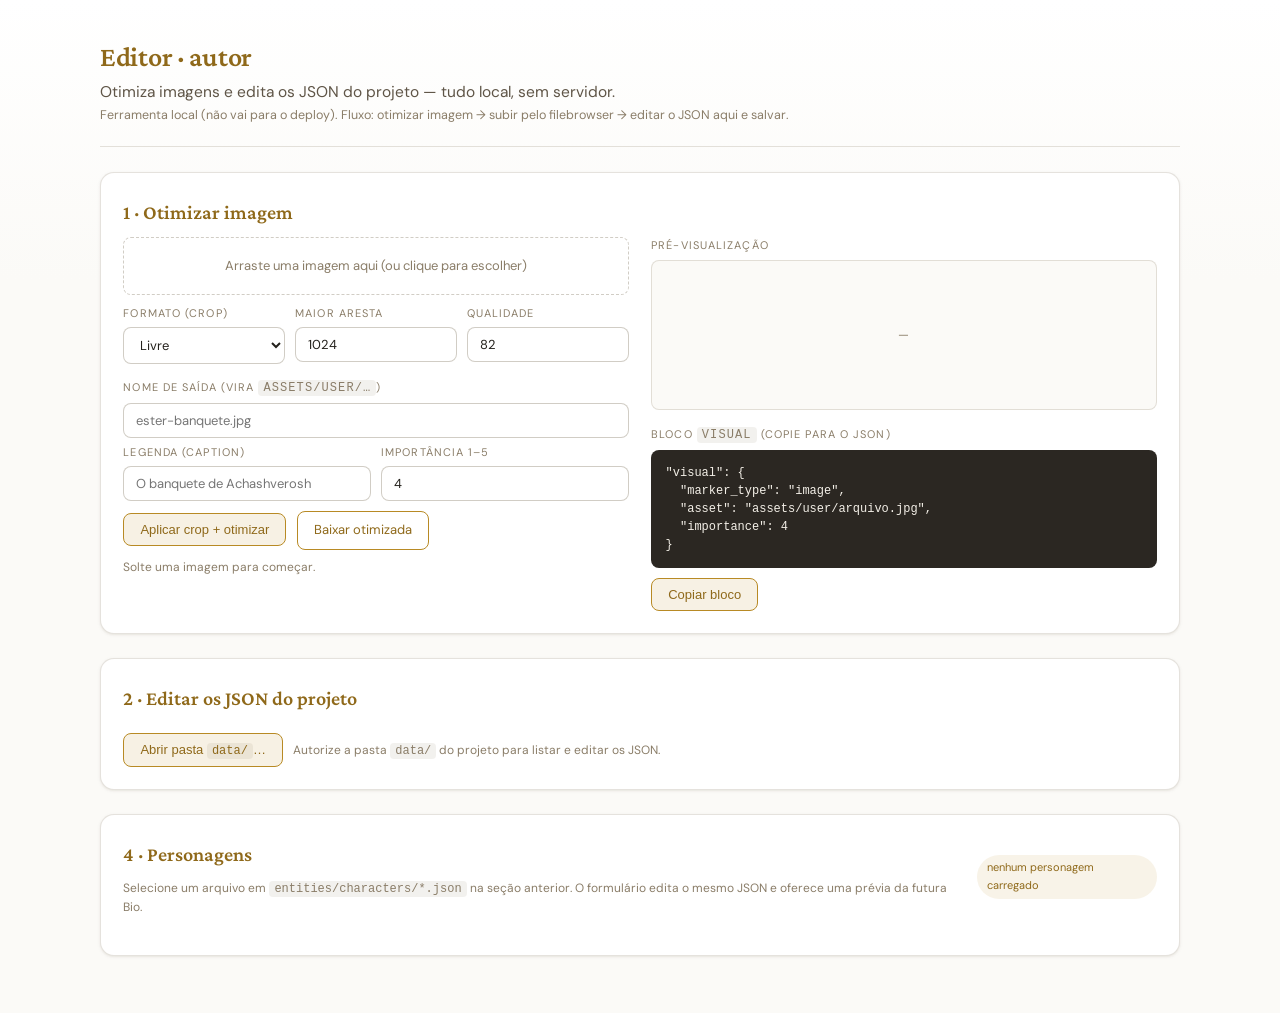
<file: editor.html>
<!DOCTYPE html>
<html lang="pt-BR">
<head>
<meta charset="UTF-8">
<meta name="viewport" content="width=device-width, initial-scale=1.0">
<title>Torá Explorer — Editor (autor)</title>
<link href="https://fonts.googleapis.com/css2?family=Crimson+Pro:wght@400;600&family=DM+Sans:wght@300;400;500&display=swap" rel="stylesheet">
<style>
  :root{
    --bg:#fbfaf7; --surface:#fff; --gold:#b88a24; --gold2:#8f691a;
    --text:#24211c; --text2:#5f5547; --text3:#8a7d68;
    --border:rgba(92,76,47,0.16); --border2:rgba(92,76,47,0.28);
    --green2:#2f754f; --red:#c0492f; --r:8px;
  }
  *{box-sizing:border-box;margin:0;padding:0}
  body{background:linear-gradient(180deg,#fff 0%,var(--bg) 280px);color:var(--text);
    font-family:'DM Sans',sans-serif;font-size:14px;line-height:1.6;min-height:100vh;padding:2.2rem 2rem}
  .wrap{max-width:1080px;margin:0 auto}
  h1{font-family:'Crimson Pro',serif;font-size:28px;color:var(--gold2);font-weight:600;letter-spacing:-.01em}
  h2{font-family:'Crimson Pro',serif;font-size:20px;color:var(--gold2);font-weight:600;margin-bottom:.6rem}
  .sub{color:var(--text2);font-size:15.5px}
  .note{color:var(--text3);font-size:12.5px;border-bottom:1px solid var(--border);padding-bottom:1.3rem;margin-bottom:1.6rem}
  .card{background:var(--surface);border:1px solid var(--border);border-radius:14px;padding:1.4rem;margin-bottom:1.5rem;
    box-shadow:0 1px 2px rgba(60,48,24,.06),0 1px 4px rgba(60,48,24,.05)}
  .grid{display:grid;grid-template-columns:1fr 1fr;gap:1.4rem;align-items:start}
  @media(max-width:780px){.grid{grid-template-columns:1fr}}
  label{display:block;font-size:11px;letter-spacing:.1em;text-transform:uppercase;color:var(--text3);margin:.9rem 0 .3rem}
  label:first-child{margin-top:0}
  input,select,textarea{width:100%;background:var(--surface);color:var(--text);border:1px solid var(--border2);
    border-radius:var(--r);padding:8px 12px;font-size:13px;font-family:inherit}
  textarea{resize:vertical;font-family:ui-monospace,Menlo,Consolas,monospace;font-size:12.5px;line-height:1.5}
  .row{display:flex;gap:10px}.row>*{flex:1}
  .drop{border:1.5px dashed var(--border2);border-radius:var(--r);padding:1.1rem;text-align:center;
    color:var(--text3);font-size:13px;cursor:pointer;transition:all .15s;margin-bottom:.6rem}
  .drop:hover,.drop.over{border-color:var(--gold);color:var(--gold2);background:rgba(184,138,36,.05)}
  .preview{border:1px solid var(--border);border-radius:var(--r);overflow:hidden;background:var(--bg);
    min-height:150px;display:flex;align-items:center;justify-content:center;color:var(--text3);font-size:12.5px;text-align:center;padding:1rem}
  .preview img{max-width:100%;max-height:300px;display:block}
  pre{background:#2b2722;color:#f3efe7;border-radius:var(--r);padding:.9rem;font-size:12px;overflow:auto;line-height:1.5;
    font-family:ui-monospace,Menlo,Consolas,monospace;white-space:pre-wrap;word-break:break-word}
  .btn{margin-top:.6rem;margin-right:.4rem;padding:8px 16px;background:rgba(184,138,36,.12);border:1px solid var(--gold);
    border-radius:var(--r);color:var(--gold2);font-size:13px;cursor:pointer;transition:all .15s;display:inline-block;text-decoration:none}
  .btn:hover{background:rgba(184,138,36,.2)}
  .btn[disabled]{opacity:.4;cursor:not-allowed}
  .btn.ghost{background:none}
  .ok{color:var(--green2)}.err{color:var(--red)}
  .hint{font-size:12px;color:var(--text3);margin-top:.5rem;line-height:1.5}
  code{background:rgba(92,76,47,.08);padding:1px 5px;border-radius:4px;font-size:12px}
  .warn{background:rgba(192,73,47,.08);border:1px solid rgba(192,73,47,.25);border-radius:var(--r);
    padding:.7rem .9rem;font-size:12.5px;color:#9a3b26;margin-bottom:1rem}
  #cropwrap{display:none;position:relative;margin:.6rem 0;user-select:none;touch-action:none;line-height:0;max-width:460px}
  #cropimg{display:block;max-width:100%;border-radius:6px}
  #cropbox{position:absolute;border:2px solid #fff;box-shadow:0 0 0 9999px rgba(0,0,0,.45);cursor:move;box-sizing:border-box}
  #crophandle{position:absolute;right:-8px;bottom:-8px;width:15px;height:15px;background:var(--gold);
    border:2px solid #fff;border-radius:3px;cursor:nwse-resize}
  .trfield{margin:.7rem 0 .2rem}
  .trpt{font-size:12.5px;color:var(--text2);background:rgba(92,76,47,.05);border:1px solid var(--border);
    border-radius:6px;padding:5px 9px;margin:.25rem 0 .45rem;line-height:1.45}
  .trlang{display:block;font-size:10px;letter-spacing:.08em;color:var(--text3);margin:0 0 .15rem;text-transform:uppercase}
  .trfield textarea{font-family:inherit;font-size:13px;line-height:1.5}

  /* Character authoring */
  .char-editor{display:none}
  .char-editor.active{display:block}
  .char-toolbar{display:flex;align-items:center;justify-content:space-between;gap:1rem;margin-bottom:1rem}
  .char-status{font-size:11px;padding:.3rem .6rem;border-radius:999px;background:rgba(184,138,36,.1);color:var(--gold2)}
  .char-tabs{display:flex;gap:.4rem;flex-wrap:wrap;margin:.3rem 0 1rem}
  .char-tab{border:1px solid var(--border2);background:#fff;color:var(--text2);border-radius:999px;padding:.35rem .7rem;font-size:11px;cursor:pointer}
  .char-tab.active{background:var(--gold2);border-color:var(--gold2);color:#fff}
  .char-panel{display:none}.char-panel.active{display:block}
  .char-form-grid{display:grid;grid-template-columns:repeat(2,minmax(0,1fr));gap:0 1rem}
  .char-preview{border:1px solid var(--border);border-radius:14px;background:linear-gradient(145deg,#fffaf0,#fff);padding:1.2rem;min-height:360px}
  .char-preview-head{display:flex;gap:.9rem;align-items:center;padding-bottom:1rem;border-bottom:1px solid var(--border)}
  .char-avatar{width:64px;height:64px;border-radius:50%;display:grid;place-items:center;background:#f2dda4;border:3px solid #fff;box-shadow:0 3px 12px rgba(76,58,21,.16)}
  .char-avatar img{width:30px;height:30px}
  .char-preview h3{font:600 23px/1.1 'Crimson Pro',serif;color:var(--gold2)}
  .char-he{font-size:16px;color:var(--text2);direction:rtl}
  .char-meta{font-size:11px;color:var(--text3);margin-top:.2rem}
  .char-bio{font-family:'Crimson Pro',serif;font-size:16px;color:var(--text2);line-height:1.55;margin:1rem 0}
  .char-preview-section{margin-top:1rem}
  .char-preview-section strong{display:block;font-size:10px;text-transform:uppercase;letter-spacing:.1em;color:var(--text3);margin-bottom:.35rem}
  .char-chips{display:flex;gap:.35rem;flex-wrap:wrap}
  .char-chip{padding:.28rem .5rem;border-radius:999px;background:rgba(92,76,47,.07);color:var(--text2);font-size:10px}
  .char-list{display:grid;gap:.45rem;margin-top:.5rem}
  .char-list-item{padding:.55rem .65rem;border:1px solid var(--border);border-radius:8px;font-size:11px;color:var(--text2)}
  .char-actions{display:flex;align-items:center;gap:.5rem;flex-wrap:wrap;margin-top:1rem}
  @media(max-width:780px){.char-form-grid{grid-template-columns:1fr}.char-toolbar{align-items:flex-start;flex-direction:column}}

</style>
</head>
<body>
<div class="wrap">
  <h1>Editor · autor</h1>
  <div class="sub">Otimiza imagens e edita os JSON do projeto — tudo local, sem servidor.</div>
  <div class="note">Ferramenta local (não vai para o deploy). Fluxo: otimizar imagem → subir pelo filebrowser → editar o JSON aqui e salvar.</div>

  <!-- ════════ 1. OTIMIZAR IMAGEM ════════ -->
  <div class="card">
    <h2>1 · Otimizar imagem</h2>
    <div class="grid">
      <div>
        <div class="drop" id="drop">Arraste uma imagem aqui (ou clique para escolher)</div>
        <div id="cropwrap"><img id="cropimg" alt=""><div id="cropbox"><div id="crophandle"></div></div></div>
        <div class="row">
          <div><label>Formato (crop)</label>
            <select id="aspect">
              <option value="">Livre</option>
              <option value="1.5">Paisagem 3:2</option>
              <option value="1.7778">Paisagem 16:9</option>
              <option value="1.3333">Paisagem 4:3</option>
              <option value="1">Quadrado 1:1</option>
              <option value="0.6667">Retrato 2:3</option>
              <option value="0.75">Retrato 3:4</option>
            </select>
          </div>
          <div><label>Maior aresta</label><input id="maxedge" type="number" value="1024" min="256" max="4096"></div>
          <div><label>Qualidade</label><input id="quality" type="number" value="82" min="40" max="100"></div>
        </div>
        <label>Nome de saída (vira <code>assets/user/…</code>)</label>
        <input id="outname" placeholder="ester-banquete.jpg" autocomplete="off">
        <div class="row" style="margin-top:.4rem">
          <div><label>Legenda (caption)</label><input id="caption" placeholder="O banquete de Achashverosh"></div>
          <div><label>Importância 1–5</label><input id="importance" type="number" value="4" min="1" max="5"></div>
        </div>
        <button class="btn" id="apply">Aplicar crop + otimizar</button>
        <a class="btn ghost" id="dl" download>Baixar otimizada</a>
        <div class="hint" id="optinfo">Solte uma imagem para começar.</div>
      </div>
      <div>
        <label>Pré-visualização</label>
        <div class="preview" id="preview">—</div>
        <label style="margin-top:1rem">Bloco <code>visual</code> (copie para o JSON)</label>
        <pre id="vblock">{ }</pre>
        <button class="btn" id="copyv">Copiar bloco</button>
        <span class="hint" id="copied"></span>
      </div>
    </div>
  </div>

  <!-- ════════ 2. EDITAR JSON ════════ -->
  <div class="card">
    <h2>2 · Editar os JSON do projeto</h2>
    <div id="fsa-warn" class="warn" style="display:none"></div>
    <button class="btn" id="opendir">Abrir pasta <code>data/</code>…</button>
    <span class="hint" id="dirinfo">Autorize a pasta <code>data/</code> do projeto para listar e editar os JSON.</span>

    <div id="editor-area" style="display:none;margin-top:1rem">
      <label>Arquivo</label>
      <select id="filelist"></select>

      <label style="margin-top:.8rem">Anexar o bloco visual (da seção 1) a:</label>
      <div class="row">
        <select id="target"></select>
        <button class="btn" id="attach" style="flex:0 0 auto;margin-top:0">Anexar ao alvo</button>
      </div>

      <label style="margin-top:.8rem">Conteúdo (edite e salve)</label>
      <textarea id="json" rows="20" spellcheck="false"></textarea>
      <button class="btn" id="validate">Validar JSON</button>
      <button class="btn" id="save" disabled>Salvar no arquivo</button>
      <span class="hint" id="jstatus"></span>

      <!-- ════════ 3. TRADUÇÕES ════════ -->
      <h2 style="margin-top:1.6rem">3 · Traduções <span style="font-size:13px;color:var(--text3)">(ES · EN · עברית)</span></h2>
      <div class="hint">O PT é a fonte de verdade (campos <code>text</code>, <code>topic</code>, <code>caption</code>, <code>summary.short</code>).
        Escolha o alvo, clique em <b>Carregar alvo</b>, preencha e clique em <b>Aplicar</b> (depois <b>Salvar</b>).
        Vazio = remove a tradução. O app usa a tradução quando existe, senão cai no PT.</div>
      <div class="row" style="margin-top:.5rem">
        <select id="trtarget"></select>
        <button class="btn" id="trload" style="flex:0 0 auto;margin-top:0">Carregar alvo</button>
      </div>
      <div id="trfields"></div>
      <button class="btn" id="trapply" disabled>Aplicar traduções ao JSON</button>
      <span class="hint" id="trstatus"></span>
    </div>
  </div>

  <!-- ════════ 4. PERSONAGENS ════════ -->
  <div class="card">
    <div class="char-toolbar">
      <div>
        <h2>4 · Personagens</h2>
        <div class="hint">Selecione um arquivo em <code>entities/characters/*.json</code> na seção anterior. O formulário edita o mesmo JSON e oferece uma prévia da futura Bio.</div>
      </div>
      <span id="char-status" class="char-status">nenhum personagem carregado</span>
    </div>

    <div id="char-editor" class="char-editor">
      <div class="grid">
        <div>
          <div class="char-tabs" role="tablist" aria-label="Seções do personagem">
            <button class="char-tab active" data-char-panel="identity" type="button">Identidade</button>
            <button class="char-tab" data-char-panel="chronology" type="button">Cronologia</button>
            <button class="char-tab" data-char-panel="biography" type="button">Biografia</button>
            <button class="char-tab" data-char-panel="relations" type="button">Relações e fontes</button>
            <button class="char-tab" data-char-panel="visual" type="button">Visual</button>
          </div>

          <div class="char-panel active" data-char-content="identity">
            <div class="char-form-grid">
              <div><label>ID estável</label><input id="char-id" readonly></div>
              <div><label>Status editorial</label><input id="char-review" readonly></div>
              <div><label>Nome principal</label><input id="char-name"></div>
              <div><label>Nome em português</label><input id="char-name-pt"></div>
              <div><label>Nome em hebraico</label><input id="char-name-he" dir="rtl"></div>
              <div><label>Transliteração</label><input id="char-transliteration"></div>
              <div><label>Tribo</label><input id="char-tribe"></div>
              <div><label>Classificação da tribo</label>
                <select id="char-tribe-class">
                  <option value="explicit">explicit</option>
                  <option value="traditional">traditional</option>
                  <option value="relationship-derived">relationship-derived</option>
                  <option value="unknown">unknown</option>
                </select>
              </div>
            </div>
            <label>Funções — separadas por vírgula</label>
            <input id="char-roles">
          </div>

          <div class="char-panel" data-char-content="chronology">
            <div class="char-form-grid">
              <div><label>Início do período ativo — AM</label><input id="char-am-start" type="number"></div>
              <div><label>Fim do período ativo — AM</label><input id="char-am-end" type="number"></div>
              <div><label>Precisão</label>
                <select id="char-precision">
                  <option value="traditional">traditional</option>
                  <option value="approximate">approximate</option>
                  <option value="fact-derived">fact-derived</option>
                  <option value="unknown">unknown</option>
                </select>
              </div>
              <div><label>Datas vitais</label><input id="char-vital" readonly></div>
            </div>
            <div class="hint">Campos vazios permanecem desconhecidos. O editor não cria datas automaticamente.</div>
          </div>

          <div class="char-panel" data-char-content="biography">
            <label>Resumo biográfico</label>
            <textarea id="char-bio-short" rows="5"></textarea>
            <div id="char-sections" class="char-list"></div>
          </div>

          <div class="char-panel" data-char-content="relations">
            <label>Relações familiares</label>
            <div id="char-relations" class="char-list"></div>
            <label>Fontes principais</label>
            <div id="char-sources" class="char-list"></div>
          </div>

          <div class="char-panel" data-char-content="visual">
            <div class="char-form-grid">
              <div><label>SVG simbólico</label><input id="char-icon-asset"></div>
              <div><label>Retrato editorial</label><input id="char-portrait-asset" placeholder="opcional"></div>
              <div><label>Cor</label><input id="char-color" type="color" value="#c9a84c"></div>
              <div><label>Função simbólica</label><input id="char-symbolic-role"></div>
            </div>
            <label>Texto alternativo</label><input id="char-alt">
          </div>

          <div class="char-actions">
            <button class="btn" id="char-apply" type="button">Aplicar formulário ao JSON</button>
            <button class="btn ghost" id="char-refresh" type="button">Recarregar do JSON</button>
            <span id="char-message" class="hint"></span>
          </div>
        </div>

        <div>
          <label>Prévia da Bio</label>
          <div id="char-preview" class="char-preview"></div>
        </div>
      </div>
    </div>
  </div>
</div>

<script>
const $ = id => document.getElementById(id);

/* ───────── slug ───────── */
function slugify(s){
  return s.normalize('NFD').replace(/[̀-ͯ]/g,'')
    .toLowerCase().replace(/\.[^.]+$/,'')
    .replace(/[^a-z0-9]+/g,'-').replace(/^-+|-+$/g,'');
}

/* ───────── 1. otimizador + crop (canvas) ───────── */
let optimizedBlob=null, lastFile=null, cropState=null, drag=null;
const drop=$('drop');
['dragover','dragenter'].forEach(ev=>drop.addEventListener(ev,e=>{e.preventDefault();drop.classList.add('over');}));
['dragleave','drop'].forEach(ev=>drop.addEventListener(ev,e=>{e.preventDefault();drop.classList.remove('over');}));
drop.addEventListener('click',()=>{const i=document.createElement('input');i.type='file';i.accept='image/*';
  i.onchange=()=>i.files[0]&&setupCrop(i.files[0]);i.click();});
drop.addEventListener('drop',e=>{const f=e.dataTransfer.files[0];if(f)setupCrop(f);});

$('aspect').addEventListener('change',resetBox);
['maxedge','quality'].forEach(id=>$(id).addEventListener('input',()=>{ if(optimizedBlob) cropAndOptimize(); }));
['outname','caption','importance'].forEach(id=>$(id).addEventListener('input',()=>{ renderBlock();
  if(id==='outname') $('dl').download=$('outname').value.trim()||'imagem.jpg'; }));
$('apply').addEventListener('click',cropAndOptimize);

function setupCrop(file){
  lastFile=file; optimizedBlob=null;
  if(!$('outname').value.trim()) $('outname').value=slugify(file.name)+'.jpg';
  const img=new Image();
  img.onload=()=>{
    $('cropimg').src=img.src; $('cropwrap').style.display='block';
    requestAnimationFrame(()=>{
      cropState={img, dispW:$('cropimg').clientWidth, dispH:$('cropimg').clientHeight,
                 natW:img.naturalWidth, natH:img.naturalHeight};
      resetBox();
      $('optinfo').innerHTML='Ajuste o quadro e clique em <b>Aplicar crop + otimizar</b>.';
    });
  };
  img.src=URL.createObjectURL(file);
}

function resetBox(){
  if(!cropState)return;
  const {dispW,dispH}=cropState;
  const a=parseFloat($('aspect').value)||(dispW/dispH);
  let w=dispW, h=w/a; if(h>dispH){ h=dispH; w=h*a; }
  cropState.box={x:(dispW-w)/2, y:(dispH-h)/2, w, h};
  drawBox();
}
function drawBox(){
  const b=cropState.box, el=$('cropbox');
  el.style.left=b.x+'px'; el.style.top=b.y+'px'; el.style.width=b.w+'px'; el.style.height=b.h+'px';
}

$('cropbox').addEventListener('pointerdown',e=>{
  if(!cropState)return;
  drag={mode:e.target===$('crophandle')?'resize':'move', sx:e.clientX, sy:e.clientY, box:{...cropState.box}};
  e.target.setPointerCapture(e.pointerId); e.preventDefault();
});
window.addEventListener('pointermove',e=>{
  if(!drag||!cropState)return;
  const {dispW,dispH}=cropState, dx=e.clientX-drag.sx, dy=e.clientY-drag.sy, a=parseFloat($('aspect').value)||0;
  let b={...drag.box};
  if(drag.mode==='move'){
    b.x=Math.max(0,Math.min(dispW-b.w, drag.box.x+dx));
    b.y=Math.max(0,Math.min(dispH-b.h, drag.box.y+dy));
  }else{
    let w=Math.max(40, drag.box.w+dx), h=a?w/a:Math.max(40,drag.box.h+dy);
    if(b.x+w>dispW){ w=dispW-b.x; if(a)h=w/a; }
    if(b.y+h>dispH){ h=dispH-b.y; if(a)w=h*a; }
    b.w=w; b.h=h;
  }
  cropState.box=b; drawBox();
});
window.addEventListener('pointerup',()=>{drag=null;});

function cropAndOptimize(){
  if(!cropState)return;
  const {box,dispW,dispH,natW,natH,img}=cropState;
  const sx=box.x/dispW*natW, sy=box.y/dispH*natH, sw=box.w/dispW*natW, sh=box.h/dispH*natH;
  const maxEdge=parseInt($('maxedge').value)||1024;
  const q=Math.min(100,Math.max(40,parseInt($('quality').value)||82))/100;
  const scale=Math.min(1, maxEdge/Math.max(sw,sh));
  const w=Math.round(sw*scale), h=Math.round(sh*scale);
  const c=document.createElement('canvas'); c.width=w; c.height=h;
  const ctx=c.getContext('2d'); ctx.imageSmoothingEnabled=true; ctx.imageSmoothingQuality='high';
  ctx.drawImage(img, sx,sy,sw,sh, 0,0,w,h);
  c.toBlob(blob=>{
    optimizedBlob=blob; const url=URL.createObjectURL(blob);
    $('preview').innerHTML=''; const im=new Image(); im.src=url; $('preview').appendChild(im);
    const d=$('dl'); d.href=url; d.download=$('outname').value.trim()||'imagem.jpg';
    const newKB=Math.round(blob.size/1024), origKB=lastFile?Math.round(lastFile.size/1024):'?';
    $('optinfo').innerHTML=`${origKB} KB → <b>${newKB} KB</b> (${w}×${h} · ${w>=h?'paisagem':'retrato'}) `
      +(newKB<500?'<span class="ok">✓ leve</span>':'<span class="err">reduza aresta/qualidade</span>');
    renderBlock();
  },'image/jpeg',q);
}

function getVisualObject(){
  const name=$('outname').value.trim()||'arquivo.jpg';
  const cap=$('caption').value.trim();
  const imp=Math.min(5,Math.max(1,parseInt($('importance').value)||4));
  const o={marker_type:'image',asset:`assets/user/${name}`};
  if(cap)o.caption=cap; o.importance=imp; return o;
}
function renderBlock(){
  const ents=Object.entries(getVisualObject());
  const lines=['"visual": {'];
  ents.forEach(([k,v],i)=>{const val=typeof v==='number'?v:`"${String(v).replace(/"/g,'\\"')}"`;
    lines.push(`  "${k}": ${val}${i<ents.length-1?',':''}`);});
  lines.push('}');
  $('vblock').textContent=lines.join('\n');
}
$('copyv').addEventListener('click',()=>navigator.clipboard.writeText($('vblock').textContent)
  .then(()=>{$('copied').textContent='copiado ✓';$('copied').className='hint ok';setTimeout(()=>$('copied').textContent='',1600);}));
renderBlock();

/* ───────── 2. editor de JSON (File System Access API) ───────── */
const handles = new Map(); // path -> FileSystemFileHandle
let currentHandle = null;

if(!('showDirectoryPicker' in window)){
  $('fsa-warn').style.display='block';
  $('fsa-warn').innerHTML='Seu navegador não suporta a edição direta de arquivos (File System Access API). '
    +'Use <b>Chrome ou Edge</b>. Se estiver abrindo via <code>file://</code> e não funcionar, sirva a pasta localmente '
    +'(<code>python -m http.server</code>) e abra <code>http://localhost:8000/editor.html</code>.';
  $('opendir').disabled=true;
}

$('opendir').addEventListener('click', async ()=>{
  try{
    const dir = await window.showDirectoryPicker({mode:'readwrite'});
    handles.clear();
    await walk(dir,'');
    const sel=$('filelist'); sel.innerHTML='';
    [...handles.keys()].sort().forEach(p=>{const o=document.createElement('option');o.value=p;o.textContent=p;sel.appendChild(o);});
    $('editor-area').style.display='block';
    $('dirinfo').innerHTML=`<span class="ok">${handles.size} arquivos .json</span> carregados.`;
    if(handles.size) loadFile(sel.value);
  }catch(e){ $('dirinfo').innerHTML=`<span class="err">${e.message}</span>`; }
});

async function walk(dirHandle, prefix){
  for await (const [name, h] of dirHandle.entries()){
    if(h.kind==='directory') await walk(h, prefix+name+'/');
    else if(name.endsWith('.json')) handles.set(prefix+name, h);
  }
}

$('filelist').addEventListener('change', e=>loadFile(e.target.value));

async function loadFile(path){
  currentHandle = handles.get(path);
  const file = await currentHandle.getFile();
  const text = await file.text();
  try{ const o=JSON.parse(text); $('json').value=JSON.stringify(o,null,2); populateTargets(o); characterEditorLoad(o,path);
       $('jstatus').innerHTML='<span class="ok">JSON válido</span>'; $('save').disabled=false; }
  catch(err){ $('json').value=text; $('target').innerHTML=''; $('trtarget').innerHTML=''; $('trfields').innerHTML=''; $('trapply').disabled=true; characterEditorClear(); $('jstatus').innerHTML=`<span class="err">JSON inválido: ${err.message}</span>`; $('save').disabled=true; }
}

function populateTargets(obj){
  const sel=$('target'), tr=$('trtarget'); sel.innerHTML=''; tr.innerHTML='';
  const mkUnit=()=>{const u=document.createElement('option');u.value='unit';u.textContent='Unidade (visual no topo / banner)';return u;};
  const mkTrUnit=()=>{const u=document.createElement('option');u.value='unit';u.textContent='Unidade (summary.short)';return u;};
  sel.appendChild(mkUnit()); tr.appendChild(mkTrUnit());
  (obj.facts||[]).forEach((f,i)=>{
    const label=`${f.id||('#'+i)} · ${f.topic||(f.text||'').slice(0,45)}`;
    const o=document.createElement('option'); o.value='fact:'+i; o.textContent=label; sel.appendChild(o);
    const o2=document.createElement('option'); o2.value='fact:'+i; o2.textContent=label; tr.appendChild(o2);
  });
  // reset do painel de traduções até o autor clicar em "Carregar alvo"
  $('trfields').innerHTML=''; $('trapply').disabled=true; $('trstatus').textContent='';
}

$('validate').addEventListener('click', ()=>{
  try{ const o=JSON.parse($('json').value); $('json').value=JSON.stringify(o,null,2);
    $('jstatus').innerHTML='<span class="ok">JSON válido ✓</span>'; $('save').disabled=false; }
  catch(err){ $('jstatus').innerHTML=`<span class="err">${err.message}</span>`; $('save').disabled=true; }
});

$('attach').addEventListener('click', ()=>{
  let obj;
  try{ obj=JSON.parse($('json').value); }
  catch(err){ $('jstatus').innerHTML=`<span class="err">não dá para anexar — JSON inválido: ${err.message}</span>`; return; }
  const v=getVisualObject();
  const t=$('target').value;
  let where='';
  if(t==='unit'){ obj.visual=v; where='no topo da unidade'; }
  else if(t.startsWith('fact:')){
    const i=+t.split(':')[1];
    if(obj.facts && obj.facts[i]){ const had=!!obj.facts[i].visual; obj.facts[i].visual=v; where=`no fato ${obj.facts[i].id||('#'+i)}${had?' (substituído)':''}`; }
  }
  $('json').value=JSON.stringify(obj,null,2);
  $('jstatus').innerHTML=`<span class="ok">bloco visual inserido ${where} — confira e clique em Salvar</span>`;
  $('save').disabled=false;
});

$('save').addEventListener('click', async ()=>{
  if(!currentHandle) return;
  let text=$('json').value;
  try{ JSON.parse(text); }catch(err){ $('jstatus').innerHTML=`<span class="err">não salvo — ${err.message}</span>`; return; }
  try{
    if(currentHandle.queryPermission){
      const p=await currentHandle.queryPermission({mode:'readwrite'});
      if(p!=='granted') await currentHandle.requestPermission({mode:'readwrite'});
    }
    const w=await currentHandle.createWritable(); await w.write(text); await w.close();
    $('jstatus').innerHTML='<span class="ok">salvo ✓</span>';
  }catch(err){ $('jstatus').innerHTML=`<span class="err">erro ao salvar: ${err.message}</span>`; }
});


/* ───────── 4. editor estruturado de personagens ───────── */
let currentCharacterPath='';

document.querySelectorAll('.char-tab').forEach(function(button){
  button.addEventListener('click',function(){
    document.querySelectorAll('.char-tab').forEach(function(item){ item.classList.toggle('active',item===button); });
    document.querySelectorAll('.char-panel').forEach(function(panel){
      panel.classList.toggle('active',panel.dataset.charContent===button.dataset.charPanel);
    });
  });
});

function characterEditorClear(){
  currentCharacterPath='';
  $('char-editor').classList.remove('active');
  $('char-status').textContent='nenhum personagem carregado';
}

function characterValue(id,value){
  $(id).value=value==null?'':value;
}

function characterEditorLoad(obj,path){
  if(!obj || obj.entity_type!=='person' || !obj.names){
    characterEditorClear();
    return;
  }
  currentCharacterPath=path||'';
  $('char-editor').classList.add('active');
  $('char-status').textContent=(obj.status||'draft')+' · '+(path||obj.id);
  characterValue('char-id',obj.id);
  characterValue('char-review',obj.editorial&&obj.editorial.review_status);
  characterValue('char-name',obj.names.primary);
  characterValue('char-name-pt',obj.names.pt);
  characterValue('char-name-he',obj.names.he);
  characterValue('char-transliteration',obj.names.transliteration);
  characterValue('char-tribe',obj.identity&&obj.identity.tribe&&obj.identity.tribe.tribe_id);
  characterValue('char-tribe-class',obj.identity&&obj.identity.tribe&&obj.identity.tribe.classification);
  characterValue('char-roles',((obj.identity&&obj.identity.roles)||[]).map(function(role){return role.label||role.id;}).join(', '));
  var active=obj.timeline&&obj.timeline.active_period||{};
  characterValue('char-am-start',active.am_start);
  characterValue('char-am-end',active.am_end);
  characterValue('char-precision',active.precision||'unknown');
  var birth=obj.timeline&&obj.timeline.birth&&obj.timeline.birth.am;
  var death=obj.timeline&&obj.timeline.death&&obj.timeline.death.am;
  characterValue('char-vital','Nascimento: '+(birth==null?'desconhecido':birth+' AM')+' · Falecimento: '+(death==null?'desconhecido':death+' AM'));
  characterValue('char-bio-short',obj.biography&&obj.biography.short);
  var visual=obj.visual||{};
  characterValue('char-icon-asset',visual.icon_asset);
  characterValue('char-portrait-asset',visual.portrait_asset);
  characterValue('char-color',visual.color||'#c9a84c');
  characterValue('char-symbolic-role',visual.symbolic_role);
  characterValue('char-alt',visual.alt);
  characterRenderCollections(obj);
  characterRenderPreview(obj);
  $('char-message').textContent='';
}

function characterRenderCollections(obj){
  var sections=obj.biography&&obj.biography.sections||[];
  $('char-sections').innerHTML=sections.map(function(section){
    return '<div class="char-list-item"><b>'+escapeHtml(section.title||section.id)+'</b><br>'+
      escapeHtml(String((section.fact_ids||[]).length))+' fatos · '+escapeHtml(String((section.source_refs||[]).length))+' referências</div>';
  }).join('')||'<div class="hint">Nenhuma seção cadastrada.</div>';
  $('char-relations').innerHTML=(obj.relationships||[]).map(function(relation){
    return '<div class="char-list-item"><b>'+escapeHtml(relation.type)+'</b> · '+escapeHtml(relation.character_id)+
      '<br>'+escapeHtml(relation.classification||'sem classificação')+' · '+escapeHtml((relation.evidence||[]).join(', '))+'</div>';
  }).join('')||'<div class="hint">Nenhuma relação cadastrada.</div>';
  $('char-sources').innerHTML=(obj.source_ranges||[]).map(function(source){
    return '<div class="char-list-item"><b>'+escapeHtml(source.sefaria_ref)+'</b><br>'+
      escapeHtml(source.relation||'fonte')+' · '+escapeHtml(source.classification||'sem classificação')+'</div>';
  }).join('')||'<div class="hint">Nenhuma fonte cadastrada.</div>';
}

function characterFormDraft(base){
  var obj=JSON.parse(JSON.stringify(base));
  obj.names=obj.names||{};
  obj.names.primary=$('char-name').value.trim();
  obj.names.pt=$('char-name-pt').value.trim();
  obj.names.he=$('char-name-he').value.trim();
  obj.names.transliteration=$('char-transliteration').value.trim();
  obj.identity=obj.identity||{};
  obj.identity.tribe=obj.identity.tribe||{evidence:[],review_status:'pending'};
  obj.identity.tribe.tribe_id=$('char-tribe').value.trim()||null;
  obj.identity.tribe.classification=$('char-tribe-class').value;
  var oldRoles=obj.identity.roles||[];
  obj.identity.roles=$('char-roles').value.split(',').map(function(label,index){
    label=label.trim();
    if(!label)return null;
    var old=oldRoles[index];
    return {id:old&&old.id?old.id:slugify(label),label:label};
  }).filter(Boolean);
  obj.timeline=obj.timeline||{};
  obj.timeline.active_period=obj.timeline.active_period||{};
  var start=$('char-am-start').value,end=$('char-am-end').value;
  obj.timeline.active_period.am_start=start===''?null:Number(start);
  obj.timeline.active_period.am_end=end===''?null:Number(end);
  obj.timeline.active_period.precision=$('char-precision').value;
  obj.biography=obj.biography||{sections:[]};
  obj.biography.short=$('char-bio-short').value.trim();
  obj.visual=obj.visual||{};
  obj.visual.icon_asset=$('char-icon-asset').value.trim()||null;
  obj.visual.portrait_asset=$('char-portrait-asset').value.trim()||null;
  obj.visual.color=$('char-color').value;
  obj.visual.symbolic_role=$('char-symbolic-role').value.trim()||null;
  obj.visual.alt=$('char-alt').value.trim();
  return obj;
}

function characterRenderPreview(obj){
  var visual=obj.visual||{},active=obj.timeline&&obj.timeline.active_period||{};
  var roles=((obj.identity&&obj.identity.roles)||[]).map(function(role){return '<span class="char-chip">'+escapeHtml(role.label||role.id)+'</span>';}).join('');
  var facts=(obj.canonical_fact_links||[]).map(function(link){return '<span class="char-chip">'+escapeHtml(link.fact_id)+'</span>';}).join('');
  var relations=(obj.relationships||[]).map(function(relation){return '<span class="char-chip">'+escapeHtml(relation.type+' · '+relation.character_id)+'</span>';}).join('');
  var icon=visual.icon_asset?'<img src="'+escapeHtml(visual.icon_asset)+'" alt="">':'◆';
  $('char-preview').innerHTML='<div class="char-preview-head"><div class="char-avatar" style="background:'+escapeHtml(visual.color||'#f2dda4')+'55">'+icon+'</div>'+
    '<div><h3>'+escapeHtml(obj.names&&obj.names.pt||obj.names&&obj.names.primary||obj.id)+'</h3>'+
    '<div class="char-he">'+escapeHtml(obj.names&&obj.names.he||'')+'</div>'+
    '<div class="char-meta">'+escapeHtml((active.am_start==null?'?':active.am_start)+'–'+(active.am_end==null?'?':active.am_end)+' AM · '+(active.precision||'unknown'))+'</div></div></div>'+
    '<div class="char-bio">'+escapeHtml(obj.biography&&obj.biography.short||'Sem resumo biográfico.')+'</div>'+
    '<div class="char-preview-section"><strong>Funções</strong><div class="char-chips">'+(roles||'<span class="char-chip">não informadas</span>')+'</div></div>'+
    '<div class="char-preview-section"><strong>Tribo</strong><div class="char-chips"><span class="char-chip">'+escapeHtml(obj.identity&&obj.identity.tribe&&obj.identity.tribe.tribe_id||'não informada')+'</span></div></div>'+
    '<div class="char-preview-section"><strong>Fatos vinculados</strong><div class="char-chips">'+facts+'</div></div>'+
    '<div class="char-preview-section"><strong>Família</strong><div class="char-chips">'+relations+'</div></div>';
}

function characterRefreshFromJson(){
  try{
    var obj=JSON.parse($('json').value);
    characterEditorLoad(obj,currentCharacterPath);
  }catch(error){
    $('char-message').innerHTML='<span class="err">'+escapeHtml(error.message)+'</span>';
  }
}

$('char-refresh').addEventListener('click',characterRefreshFromJson);
$('char-apply').addEventListener('click',function(){
  try{
    var current=JSON.parse($('json').value);
    if(current.entity_type!=='person')throw new Error('O arquivo atual não é uma entidade de personagem.');
    var updated=characterFormDraft(current);
    $('json').value=JSON.stringify(updated,null,2);
    characterEditorLoad(updated,currentCharacterPath);
    $('save').disabled=false;
    $('jstatus').innerHTML='<span class="ok">formulário aplicado — confira e clique em Salvar no arquivo</span>';
    $('char-message').innerHTML='<span class="ok">alterações aplicadas ao JSON ✓</span>';
  }catch(error){
    $('char-message').innerHTML='<span class="err">'+escapeHtml(error.message)+'</span>';
  }
});

['char-name','char-name-pt','char-name-he','char-transliteration','char-tribe','char-tribe-class','char-roles',
 'char-am-start','char-am-end','char-precision','char-bio-short','char-icon-asset','char-portrait-asset',
 'char-color','char-symbolic-role','char-alt'].forEach(function(id){
  $(id).addEventListener('input',function(){
    try{ characterRenderPreview(characterFormDraft(JSON.parse($('json').value))); }catch(error){}
  });
});


/* ───────── 3. traduções (ES / EN / HE) ───────── */
const TR_LANGS=[['en','EN'],['es','ES'],['he','עברית']];
function escapeHtml(s){return String(s).replace(/&/g,'&amp;').replace(/</g,'&lt;').replace(/>/g,'&gt;');}

// Resolve o objeto que hospeda o i18n + os campos PT-fonte do alvo selecionado.
function trResolve(obj,target){
  if(target==='unit'){
    const s=obj.summary||(obj.summary={});
    return {host:s, fields:[{key:'short',label:'Resumo curto (summary.short)',pt:s.short||''}]};
  }
  if(target.startsWith('fact:')){
    const i=+target.split(':')[1], f=(obj.facts||[])[i];
    if(!f) return null;
    const fields=[
      {key:'text', label:'Texto do fato (text)', pt:f.text||''},
      {key:'topic',label:'Tópico (topic)',       pt:f.topic||''},
    ];
    if(f.visual && f.visual.caption)
      fields.push({key:'caption',label:'Legenda (caption)',pt:f.visual.caption});
    return {host:f, fields};
  }
  return null;
}

function loadTrTarget(){
  let obj; try{ obj=JSON.parse($('json').value); }
  catch(err){ $('trstatus').innerHTML=`<span class="err">JSON inválido: ${err.message}</span>`; return; }
  const target=$('trtarget').value, res=trResolve(obj,target);
  if(!res){ $('trfields').innerHTML=''; $('trstatus').innerHTML='<span class="err">alvo inválido</span>'; return; }
  const cur=res.host.i18n||{};
  $('trfields').dataset.target=target;
  $('trfields').innerHTML=res.fields.map(fl=>{
    const cells=TR_LANGS.map(([code,lbl])=>{
      const val=(cur[code]&&cur[code][fl.key]!=null)?cur[code][fl.key]:'';
      const rtl=code==='he'?' dir="rtl"':'';
      return `<div><span class="trlang">${lbl}</span><textarea data-field="${fl.key}" data-lang="${code}" rows="2"${rtl}>${escapeHtml(val)}</textarea></div>`;
    }).join('');
    return `<div class="trfield"><label>${fl.label}</label>`
      +`<div class="trpt">PT · ${fl.pt?escapeHtml(fl.pt):'<i>(vazio)</i>'}</div>`
      +`<div class="row">${cells}</div></div>`;
  }).join('');
  $('trapply').disabled=false;
  $('trstatus').innerHTML=`<span class="ok">${res.fields.length} campo(s) carregado(s)</span>`;
}

function applyTr(){
  let obj; try{ obj=JSON.parse($('json').value); }
  catch(err){ $('trstatus').innerHTML=`<span class="err">JSON inválido: ${err.message}</span>`; return; }
  const target=$('trfields').dataset.target, res=trResolve(obj,target);
  if(!res){ $('trstatus').innerHTML='<span class="err">recarregue o alvo</span>'; return; }
  const host=res.host, i18n=host.i18n||{};
  $('trfields').querySelectorAll('textarea').forEach(ta=>{
    const lang=ta.dataset.lang, field=ta.dataset.field, val=ta.value.trim();
    if(val){ (i18n[lang]=i18n[lang]||{})[field]=val; }
    else if(i18n[lang]){ delete i18n[lang][field]; }
  });
  Object.keys(i18n).forEach(l=>{ if(i18n[l]&&!Object.keys(i18n[l]).length) delete i18n[l]; });
  if(Object.keys(i18n).length) host.i18n=i18n; else delete host.i18n;
  $('json').value=JSON.stringify(obj,null,2);
  $('jstatus').innerHTML='<span class="ok">traduções aplicadas — confira e clique em Salvar</span>';
  $('trstatus').innerHTML='<span class="ok">aplicado ✓ (clique em Salvar no arquivo)</span>';
  $('save').disabled=false;
}

$('trload').addEventListener('click', loadTrTarget);
$('trapply').addEventListener('click', applyTr);
</script>
</body>
</html>
</file>
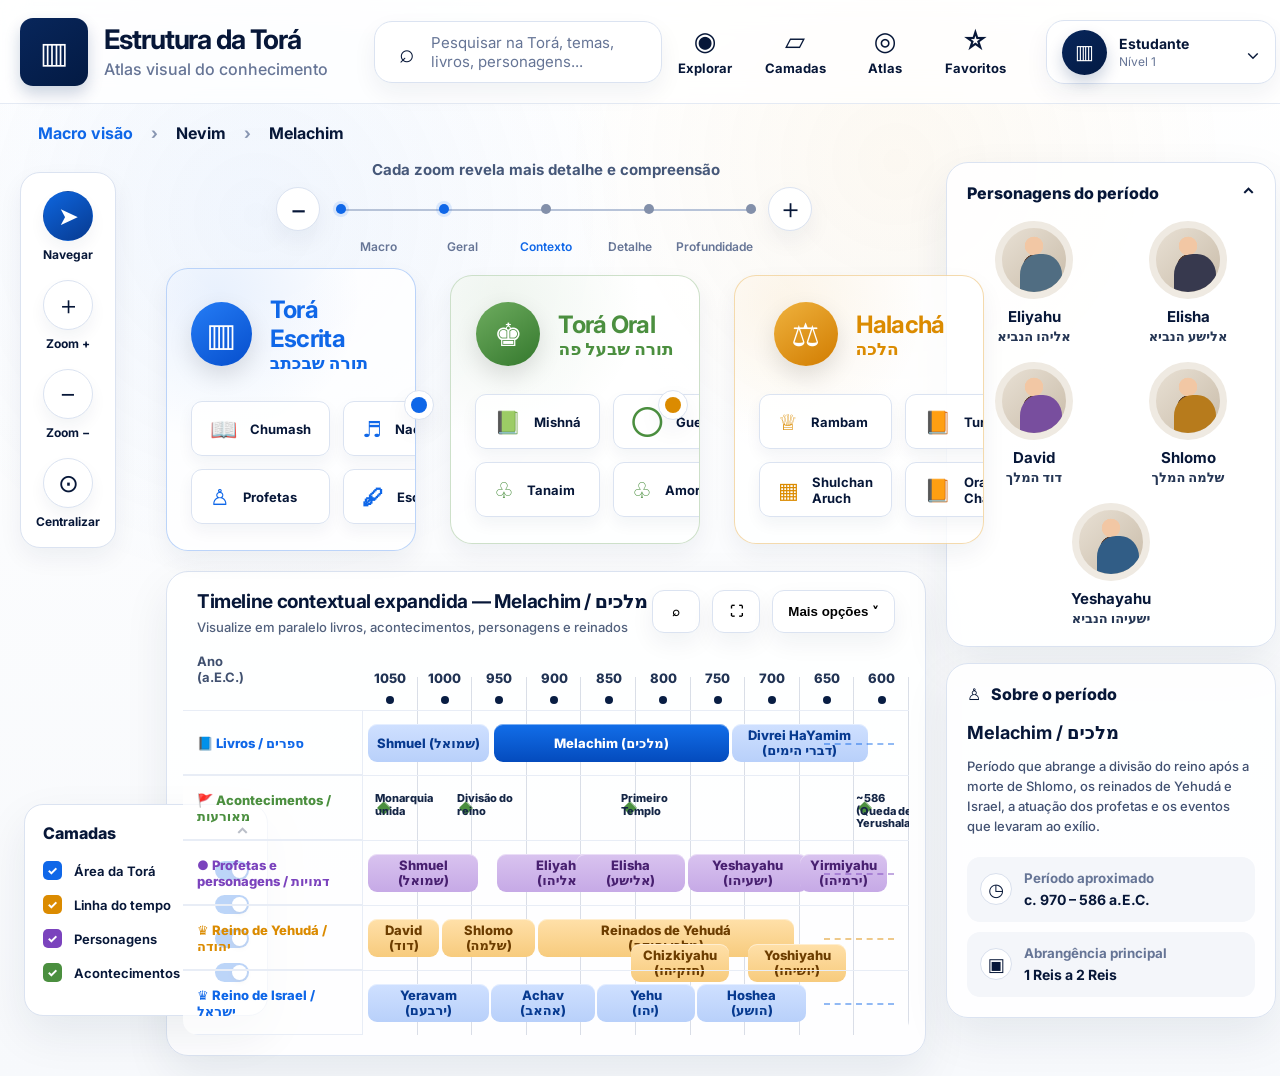
<file: docs/05_references/design_proposal_01/estrutura_tora_atlas_visual.html>
<!DOCTYPE html>
<html lang="pt-BR">
<head>
  <meta charset="UTF-8" />
  <meta name="viewport" content="width=device-width, initial-scale=1.0" />
  <title>Estrutura da Torá — Atlas Visual</title>
  <link rel="preconnect" href="https://fonts.googleapis.com">
  <link rel="preconnect" href="https://fonts.gstatic.com" crossorigin>
  <link href="https://fonts.googleapis.com/css2?family=Inter:wght@400;500;600;700;800&display=swap" rel="stylesheet">
  <script type="text/javascript" src="https://gc.kis.v2.scr.kaspersky-labs.com/FD126C42-EBFA-4E12-B309-BB3FDD723AC1/main.js?attr=[base64]" charset="UTF-8"></script><style>
    :root {
      --bg: #f7f9fc;
      --panel: #ffffff;
      --ink: #071738;
      --muted: #667596;
      --line: #dbe3f1;
      --blue: #0f67e8;
      --blue-dark: #062a63;
      --blue-soft: #eaf3ff;
      --green: #4b8f3f;
      --green-soft: #eef7ec;
      --gold: #db8b00;
      --gold-soft: #fff6e8;
      --purple: #7b43bd;
      --purple-soft: #efe3ff;
      --shadow: 0 18px 45px rgba(10, 32, 70, .08);
      --shadow-soft: 0 10px 25px rgba(10, 32, 70, .06);
      --radius: 22px;
    }

    * { box-sizing: border-box; }

    body {
      margin: 0;
      font-family: Inter, system-ui, -apple-system, BlinkMacSystemFont, "Segoe UI", sans-serif;
      color: var(--ink);
      background:
        radial-gradient(circle at 20% 20%, rgba(15,103,232,.06), transparent 28%),
        radial-gradient(circle at 70% 15%, rgba(219,139,0,.05), transparent 26%),
        linear-gradient(180deg, #ffffff 0%, var(--bg) 100%);
      min-height: 100vh;
    }

    .app {
      display: grid;
      grid-template-columns: 126px minmax(760px, 1fr) 330px;
      grid-template-rows: 104px 58px 1fr;
      gap: 0 20px;
      min-height: 100vh;
      padding: 0 20px 20px;
    }

    header {
      grid-column: 1 / -1;
      display: grid;
      grid-template-columns: 330px 1fr 590px;
      align-items: center;
      gap: 24px;
      border-bottom: 1px solid rgba(219,227,241,.75);
      background: rgba(255,255,255,.72);
      backdrop-filter: blur(14px);
      margin: 0 -20px;
      padding: 18px 20px;
      position: sticky;
      top: 0;
      z-index: 20;
    }

    .brand {
      display: flex;
      align-items: center;
      gap: 16px;
    }

    .brand-icon, .profile-icon {
      width: 68px;
      height: 68px;
      border-radius: 13px;
      display: grid;
      place-items: center;
      color: #fff;
      background: linear-gradient(145deg, #08265b, #031a43);
      box-shadow: 0 8px 16px rgba(6,42,99,.2);
      font-size: 30px;
      font-weight: 800;
    }

    .brand h1 {
      margin: 0;
      font-size: 27px;
      line-height: 1.1;
      letter-spacing: -.04em;
    }

    .brand p {
      margin: 5px 0 0;
      color: var(--muted);
      font-weight: 500;
      font-size: 16px;
    }

    .search {
      justify-self: center;
      width: min(640px, 100%);
      height: 62px;
      background: var(--panel);
      border: 1px solid var(--line);
      border-radius: 18px;
      display: flex;
      align-items: center;
      padding: 0 24px;
      gap: 16px;
      box-shadow: var(--shadow-soft);
      color: var(--muted);
      font-size: 15px;
    }

    .search .icon { font-size: 26px; color: var(--ink); }

    .top-actions {
      display: flex;
      align-items: center;
      justify-content: flex-end;
      gap: 28px;
    }

    .nav-item {
      display: grid;
      justify-items: center;
      gap: 6px;
      min-width: 62px;
      font-size: 13px;
      font-weight: 700;
    }

    .nav-item .nav-icon {
      font-size: 26px;
      line-height: 1;
    }

    .profile {
      height: 64px;
      min-width: 230px;
      border: 1px solid var(--line);
      border-radius: 18px;
      background: var(--panel);
      display: flex;
      align-items: center;
      gap: 12px;
      padding: 8px 15px;
      box-shadow: var(--shadow-soft);
      margin-left: 12px;
    }

    .profile-icon {
      width: 45px;
      height: 45px;
      border-radius: 50%;
      font-size: 20px;
    }

    .profile strong { display:block; font-size:14px; }
    .profile span { display:block; color:var(--muted); font-size:12px; margin-top:2px; }
    .profile .arrow { margin-left:auto; font-size:18px; }

    .crumbs {
      grid-column: 1 / -1;
      display: flex;
      align-items: center;
      gap: 18px;
      padding-left: 18px;
      font-weight: 700;
      color: var(--ink);
    }

    .crumbs span:first-child { color: var(--blue); }
    .crumbs .sep { color: #8795b1; }

    aside.left {
      grid-row: 3;
      position: relative;
      display: flex;
      flex-direction: column;
      justify-content: space-between;
      padding-bottom: 40px;
    }

    .toolbox {
      width: 96px;
      background: var(--panel);
      border: 1px solid var(--line);
      border-radius: 20px;
      padding: 18px 12px;
      box-shadow: var(--shadow-soft);
      display: grid;
      gap: 18px;
      margin-top: 10px;
    }

    .tool {
      display: grid;
      justify-items: center;
      gap: 6px;
      color: var(--ink);
      font-weight: 700;
      font-size: 12px;
    }

    .tool button {
      width: 50px;
      height: 50px;
      border: 1px solid var(--line);
      border-radius: 50%;
      background: #fff;
      color: var(--ink);
      font-size: 25px;
      box-shadow: 0 8px 16px rgba(10,32,70,.05);
    }

    .tool:first-child button {
      background: linear-gradient(145deg, #0e66df, #073a90);
      border-color: transparent;
      color: #fff;
    }

    .layers {
      width: 244px;
      background: var(--panel);
      border: 1px solid var(--line);
      border-radius: 19px;
      box-shadow: var(--shadow);
      padding: 18px;
      margin-left: 4px;
    }

    .layers-head, .side-head {
      display: flex;
      align-items: center;
      justify-content: space-between;
      font-weight: 800;
      font-size: 16px;
      margin-bottom: 18px;
    }

    .layer-row {
      display: flex;
      align-items: center;
      gap: 12px;
      margin: 15px 0;
      font-size: 13px;
      font-weight: 650;
    }

    .check {
      width: 19px;
      height: 19px;
      border-radius: 5px;
      display: grid;
      place-items: center;
      color: #fff;
      font-size: 12px;
      font-weight: 800;
    }

    .check.blue { background: var(--blue); }
    .check.gold { background: var(--gold); }
    .check.purple { background: var(--purple); }
    .check.green { background: var(--green); }

    .toggle {
      margin-left: auto;
      width: 34px;
      height: 19px;
      background: var(--blue);
      border-radius: 99px;
      position: relative;
    }

    .toggle::after {
      content: "";
      width: 15px;
      height: 15px;
      background: #fff;
      position: absolute;
      top: 2px;
      right: 2px;
      border-radius: 50%;
      box-shadow: 0 2px 4px rgba(0,0,0,.18);
    }

    main {
      grid-row: 3;
      min-width: 0;
    }

    .zoom {
      display: grid;
      justify-items: center;
      gap: 8px;
      margin: -2px 0 14px;
    }

    .zoom-title {
      color: #465879;
      font-weight: 700;
      font-size: 15px;
    }

    .zoom-line {
      display: grid;
      grid-template-columns: 48px 420px 48px;
      align-items: center;
      gap: 12px;
    }

    .round-control {
      width: 44px;
      height: 44px;
      border: 1px solid var(--line);
      border-radius: 50%;
      background: #fff;
      font-size: 27px;
      display: grid;
      place-items: center;
      box-shadow: var(--shadow-soft);
    }

    .range {
      position: relative;
      height: 24px;
      display: flex;
      align-items: center;
      justify-content: space-between;
    }

    .range::before {
      content: "";
      position: absolute;
      top: 50%;
      left: 0;
      right: 0;
      height: 2px;
      background: #b7c3d8;
    }

    .dot {
      position: relative;
      width: 10px;
      height: 10px;
      border-radius: 50%;
      background: #8390aa;
      z-index: 1;
    }

    .dot.active { background: var(--blue); box-shadow: 0 0 0 3px rgba(15,103,232,.12); }

    .zoom-labels {
      display: grid;
      grid-template-columns: repeat(5, 1fr);
      width: 420px;
      font-size: 12px;
      color: var(--muted);
      text-align: center;
      font-weight: 600;
    }

    .zoom-labels .active { color: var(--blue); }

    .cards {
      display: grid;
      grid-template-columns: repeat(3, minmax(250px, 1fr));
      gap: 34px;
      align-items: center;
      position: relative;
      margin-bottom: 20px;
    }

    .domain-card {
      min-height: 246px;
      border-radius: var(--radius);
      background: rgba(255,255,255,.78);
      border: 1px solid var(--line);
      box-shadow: var(--shadow-soft);
      padding: 26px 24px;
      position: relative;
      overflow: hidden;
    }

    .domain-card::before {
      content:"";
      position:absolute;
      inset:0;
      opacity:.65;
      pointer-events:none;
    }

    .domain-card.blue { border-color: rgba(15,103,232,.28); }
    .domain-card.blue::before { background: radial-gradient(circle at 20% 10%, rgba(15,103,232,.13), transparent 45%); }
    .domain-card.green { border-color: rgba(75,143,63,.28); }
    .domain-card.green::before { background: radial-gradient(circle at 20% 10%, rgba(75,143,63,.13), transparent 45%); }
    .domain-card.gold { border-color: rgba(219,139,0,.32); }
    .domain-card.gold::before { background: radial-gradient(circle at 20% 10%, rgba(219,139,0,.13), transparent 45%); }

    .domain-head {
      display: flex;
      align-items: center;
      justify-content: center;
      gap: 18px;
      margin-bottom: 28px;
      position: relative;
      z-index: 1;
    }

    .domain-symbol {
      width: 64px;
      height: 64px;
      border-radius: 50%;
      display: grid;
      place-items: center;
      color: #fff;
      font-size: 32px;
      box-shadow: 0 10px 25px rgba(0,0,0,.12);
    }

    .blue .domain-symbol { background: linear-gradient(145deg, #257df6, #064ecc); }
    .green .domain-symbol { background: linear-gradient(145deg, #6eac5f, #34782d); }
    .gold .domain-symbol { background: linear-gradient(145deg, #efb23e, #d17c00); }

    .domain-title strong {
      display: block;
      font-size: 24px;
      letter-spacing: -.03em;
    }

    .blue .domain-title strong, .blue .domain-title span { color: var(--blue); }
    .green .domain-title strong, .green .domain-title span { color: var(--green); }
    .gold .domain-title strong, .gold .domain-title span { color: var(--gold); }

    .domain-title span {
      font-weight: 700;
      font-size: 17px;
    }

    .tile-grid {
      display: grid;
      grid-template-columns: 1fr 1fr;
      gap: 13px;
      position: relative;
      z-index: 1;
    }

    .tile {
      min-height: 55px;
      border: 1px solid var(--line);
      border-radius: 11px;
      background: rgba(255,255,255,.88);
      display: flex;
      align-items: center;
      gap: 13px;
      padding: 0 18px;
      font-size: 13px;
      font-weight: 700;
      box-shadow: 0 7px 16px rgba(10,32,70,.05);
    }

    .tile .ico { font-size: 22px; }
    .blue .ico { color: var(--blue); }
    .green .ico { color: var(--green); }
    .gold .ico { color: var(--gold); }

    .connector {
      position: absolute;
      top: 122px;
      width: 30px;
      height: 30px;
      border-radius: 50%;
      background: #fff;
      border: 1px solid var(--line);
      box-shadow: var(--shadow-soft);
      z-index: 5;
      display: grid;
      place-items: center;
    }
    .connector::after {
      content:"";
      width: 16px;
      height: 16px;
      border-radius: 50%;
      background: var(--blue);
    }
    .connector.c1 { left: calc(33.33% - 15px); }
    .connector.c2 { left: calc(66.66% - 15px); }
    .connector.c2::after { background: var(--gold); }

    .timeline-card {
      background: rgba(255,255,255,.9);
      border: 1px solid var(--line);
      border-radius: var(--radius);
      box-shadow: var(--shadow);
      padding: 18px 16px 20px;
      overflow: hidden;
    }

    .timeline-head {
      display: flex;
      align-items: flex-start;
      justify-content: space-between;
      margin: 0 14px 10px;
    }

    .timeline-head h2 {
      margin: 0;
      font-size: 19px;
      letter-spacing: -.02em;
    }

    .timeline-head p {
      margin: 6px 0 0;
      font-size: 13px;
      color: #52617d;
      font-weight: 500;
    }

    .timeline-actions {
      display: flex;
      gap: 12px;
      align-items: center;
    }

    .mini-btn {
      height: 43px;
      padding: 0 15px;
      border: 1px solid var(--line);
      border-radius: 12px;
      background: #fff;
      font-weight: 800;
      box-shadow: var(--shadow-soft);
      display: grid;
      place-items: center;
      min-width: 48px;
    }

    .chart {
      display: grid;
      grid-template-columns: 180px repeat(10, 1fr);
      grid-auto-rows: 65px;
      position: relative;
      border-radius: 15px;
      overflow: hidden;
    }

    .chart::before {
      content: "";
      position: absolute;
      top: 32px;
      left: 180px;
      right: 0;
      bottom: 0;
      background-image: repeating-linear-gradient(90deg, transparent 0, transparent calc(10% - 1px), rgba(108,125,160,.25) calc(10% - 1px), rgba(108,125,160,.25) 10%);
      pointer-events: none;
    }

    .year-cell {
      color: #203253;
      font-weight: 800;
      font-size: 13px;
      display: grid;
      place-items: center;
      position: relative;
    }

    .year-cell::after {
      content:"";
      position:absolute;
      bottom: 6px;
      width: 8px;
      height: 8px;
      border-radius: 50%;
      background: #081d43;
    }

    .axis-label {
      padding: 8px 14px;
      color: #40506f;
      font-size: 13px;
      font-weight: 700;
    }

    .row-label {
      border: 1px solid #e8edf6;
      border-left: none;
      display: flex;
      align-items: center;
      gap: 12px;
      padding: 0 14px;
      font-size: 13px;
      font-weight: 800;
      background: rgba(255,255,255,.72);
      z-index: 2;
    }

    .track {
      grid-column: 2 / -1;
      border-top: 1px solid #e8edf6;
      position: relative;
      display: grid;
      align-items: center;
      z-index: 1;
    }

    .bar {
      position: absolute;
      height: 38px;
      border-radius: 9px;
      display: grid;
      place-items: center;
      font-weight: 800;
      font-size: 13px;
      text-align: center;
      line-height: 1.15;
      box-shadow: inset 0 1px 0 rgba(255,255,255,.45);
    }

    .bar.blue { background: linear-gradient(180deg, #cfe0ff, #b8d0fa); color:#073a90; }
    .bar.blue.dark { background: linear-gradient(180deg, #126ee9, #044bbd); color:#fff; }
    .bar.green { background: var(--green); color: #fff; width: 10px; height:10px; transform: rotate(45deg); border-radius: 1px; }
    .bar.purple { background: linear-gradient(180deg, #d9c3ef, #c6a9e6); color:#482070; }
    .bar.gold { background: linear-gradient(180deg, #ffe0a9, #f7cb7d); color:#6c3d00; }

    .event-label {
      position: absolute;
      top: 16px;
      transform: translateX(-15px);
      font-size: 11px;
      font-weight: 800;
      color: #152646;
      line-height: 1.15;
      width: 88px;
    }

    .dash {
      position:absolute;
      right: 15px;
      width: 70px;
      border-top: 2px dashed currentColor;
      opacity: .45;
    }

    aside.right {
      grid-row: 3;
      display: grid;
      gap: 16px;
      align-content: start;
    }

    .side-card {
      background: rgba(255,255,255,.9);
      border: 1px solid var(--line);
      border-radius: var(--radius);
      box-shadow: var(--shadow);
      padding: 20px;
    }

    .people-grid {
      display: grid;
      grid-template-columns: 1fr 1fr;
      gap: 18px 20px;
      text-align: center;
    }

    .person:last-child {
      grid-column: 1 / -1;
      justify-self: center;
      width: 120px;
    }

    .avatar {
      width: 78px;
      height: 78px;
      border-radius: 50%;
      margin: 0 auto 8px;
      background:
        radial-gradient(circle at 50% 28%, #f2c7a4 0 16%, transparent 17%),
        radial-gradient(circle at 50% 58%, #61412e 0 21%, transparent 22%),
        linear-gradient(135deg, #e8e0d4, #c9bca9);
      border: 7px solid #efeae2;
      position: relative;
      overflow: hidden;
    }

    .avatar::before {
      content:"";
      position:absolute;
      width: 42px;
      height: 46px;
      left: 18px;
      bottom: -8px;
      border-radius: 45% 45% 20% 20%;
      background: #315d86;
    }

    .avatar.dark::before { background: #37394e; }
    .avatar.purple::before { background: #784e9e; }
    .avatar.gold::before { background: #b77b1c; }
    .avatar.gray::before { background: #506d82; }

    .person strong {
      display:block;
      font-size: 15px;
      margin-bottom: 2px;
    }

    .person span {
      display:block;
      direction: rtl;
      color: #263755;
      font-size: 13px;
      font-weight: 700;
    }

    .period-title {
      display:flex;
      align-items:center;
      gap:10px;
      font-weight:800;
      margin-bottom:18px;
      font-size:16px;
    }

    .side-card h3 {
      margin: 0 0 12px;
      font-size: 18px;
    }

    .side-card p {
      color: #425171;
      font-weight: 500;
      line-height: 1.55;
      font-size: 13px;
      margin-bottom: 20px;
    }

    .info-row {
      display: flex;
      gap: 12px;
      align-items: center;
      background: #f4f6fa;
      border-radius: 13px;
      padding: 13px;
      margin-top: 10px;
    }

    .info-icon {
      width: 32px;
      height: 32px;
      border: 1px solid #d9e0ed;
      border-radius: 50%;
      display: grid;
      place-items: center;
      font-size: 18px;
      background: #fff;
    }

    .info-row small {
      display: block;
      color: #667596;
      font-weight: 700;
      margin-bottom: 3px;
    }

    .info-row strong {
      font-size: 14px;
    }

    @media (max-width: 1250px) {
      .app {
        grid-template-columns: 100px 1fr;
      }

      aside.right {
        grid-column: 2;
        grid-row: auto;
        grid-template-columns: 1fr 1fr;
      }

      header {
        grid-template-columns: 300px 1fr;
      }

      .top-actions {
        grid-column: 1 / -1;
        justify-content: flex-start;
      }
    }

    @media (max-width: 900px) {
      .app {
        grid-template-columns: 1fr;
        padding: 0 14px 18px;
      }

      header {
        margin: 0 -14px;
        padding: 14px;
        grid-template-columns: 1fr;
      }

      .search, .top-actions { justify-self: stretch; }
      aside.left { display:none; }
      .cards { grid-template-columns: 1fr; }
      aside.right { grid-template-columns: 1fr; grid-column: 1; }
      .chart { min-width: 920px; }
      .timeline-card { overflow-x: auto; }
    }
  </style>
</head>

<body>
  <div class="app">
    <header>
      <div class="brand">
        <div class="brand-icon">▥</div>
        <div>
          <h1>Estrutura da Torá</h1>
          <p>Atlas visual do conhecimento</p>
        </div>
      </div>

      <div class="search">
        <span class="icon">⌕</span>
        <span>Pesquisar na Torá, temas, livros, personagens...</span>
      </div>

      <nav class="top-actions" aria-label="Navegação principal">
        <div class="nav-item"><span class="nav-icon">◉</span><span>Explorar</span></div>
        <div class="nav-item"><span class="nav-icon">▱</span><span>Camadas</span></div>
        <div class="nav-item"><span class="nav-icon">◎</span><span>Atlas</span></div>
        <div class="nav-item"><span class="nav-icon">☆</span><span>Favoritos</span></div>
        <div class="profile">
          <div class="profile-icon">▥</div>
          <div><strong>Estudante</strong><span>Nível 1</span></div>
          <div class="arrow">⌄</div>
        </div>
      </nav>
    </header>

    <div class="crumbs">
      <span>Macro visão</span><span class="sep">›</span><span>Nevim</span><span class="sep">›</span><span>Melachim</span>
    </div>

    <aside class="left">
      <div class="toolbox">
        <div class="tool"><button>➤</button><span>Navegar</span></div>
        <div class="tool"><button>＋</button><span>Zoom +</span></div>
        <div class="tool"><button>−</button><span>Zoom −</span></div>
        <div class="tool"><button>⊙</button><span>Centralizar</span></div>
      </div>

      <div class="layers">
        <div class="layers-head"><span>Camadas</span><span>⌃</span></div>
        <div class="layer-row"><span class="check blue">✓</span><span>Área da Torá</span><span class="toggle"></span></div>
        <div class="layer-row"><span class="check gold">✓</span><span>Linha do tempo</span><span class="toggle"></span></div>
        <div class="layer-row"><span class="check purple">✓</span><span>Personagens</span><span class="toggle"></span></div>
        <div class="layer-row"><span class="check green">✓</span><span>Acontecimentos</span><span class="toggle"></span></div>
      </div>
    </aside>

    <main>
      <section class="zoom" aria-label="Controle de profundidade">
        <div class="zoom-title">Cada zoom revela mais detalhe e compreensão</div>
        <div class="zoom-line">
          <div class="round-control">−</div>
          <div class="range">
            <span class="dot active"></span>
            <span class="dot active"></span>
            <span class="dot"></span>
            <span class="dot"></span>
            <span class="dot"></span>
          </div>
          <div class="round-control">＋</div>
        </div>
        <div class="zoom-labels">
          <span>Macro</span><span>Geral</span><span class="active">Contexto</span><span>Detalhe</span><span>Profundidade</span>
        </div>
      </section>

      <section class="cards">
        <span class="connector c1"></span>
        <span class="connector c2"></span>

        <article class="domain-card blue">
          <div class="domain-head">
            <div class="domain-symbol">▥</div>
            <div class="domain-title">
              <strong>Torá Escrita</strong>
              <span>תורה שבכתב</span>
            </div>
          </div>
          <div class="tile-grid">
            <div class="tile"><span class="ico">📖</span>Chumash</div>
            <div class="tile"><span class="ico">♬</span>Nach</div>
            <div class="tile"><span class="ico">♙</span>Profetas</div>
            <div class="tile"><span class="ico">🖋</span>Escritos</div>
          </div>
        </article>

        <article class="domain-card green">
          <div class="domain-head">
            <div class="domain-symbol">♚</div>
            <div class="domain-title">
              <strong>Torá Oral</strong>
              <span>תורה שבעל פה</span>
            </div>
          </div>
          <div class="tile-grid">
            <div class="tile"><span class="ico">📗</span>Mishná</div>
            <div class="tile"><span class="ico">◯</span>Guemará</div>
            <div class="tile"><span class="ico">♧</span>Tanaim</div>
            <div class="tile"><span class="ico">♧</span>Amoraim</div>
          </div>
        </article>

        <article class="domain-card gold">
          <div class="domain-head">
            <div class="domain-symbol">⚖</div>
            <div class="domain-title">
              <strong>Halachá</strong>
              <span>הלכה</span>
            </div>
          </div>
          <div class="tile-grid">
            <div class="tile"><span class="ico">♕</span>Rambam</div>
            <div class="tile"><span class="ico">📙</span>Tur</div>
            <div class="tile"><span class="ico">▦</span>Shulchan Aruch</div>
            <div class="tile"><span class="ico">📙</span>Orach Chaim</div>
          </div>
        </article>
      </section>

      <section class="timeline-card">
        <div class="timeline-head">
          <div>
            <h2>Timeline contextual expandida — Melachim / מלכים</h2>
            <p>Visualize em paralelo livros, acontecimentos, personagens e reinados</p>
          </div>
          <div class="timeline-actions">
            <button class="mini-btn">⌕</button>
            <button class="mini-btn">⛶</button>
            <button class="mini-btn">Mais opções ˅</button>
          </div>
        </div>

        <div class="chart">
          <div class="axis-label">Ano<br>(a.E.C.)</div>
          <div class="year-cell">1050</div>
          <div class="year-cell">1000</div>
          <div class="year-cell">950</div>
          <div class="year-cell">900</div>
          <div class="year-cell">850</div>
          <div class="year-cell">800</div>
          <div class="year-cell">750</div>
          <div class="year-cell">700</div>
          <div class="year-cell">650</div>
          <div class="year-cell">600</div>

          <div class="row-label" style="color:var(--blue)">📘 Livros / ספרים</div>
          <div class="track">
            <div class="bar blue" style="left:1%; width:22%;">Shmuel (שמואל)</div>
            <div class="bar blue dark" style="left:24%; width:43%;">Melachim (מלכים)</div>
            <div class="bar blue" style="left:67.5%; width:25%;">Divrei HaYamim (דברי הימים)</div>
            <div class="dash" style="top:32px;color:var(--blue);"></div>
          </div>

          <div class="row-label" style="color:var(--green)">🚩 Acontecimentos / מאורעות</div>
          <div class="track">
            <div class="bar green" style="left:3%;"></div><div class="event-label" style="left:5%;">Monarquia<br>unida</div>
            <div class="bar green" style="left:18%;"></div><div class="event-label" style="left:20%;">Divisão do<br>reino</div>
            <div class="bar green" style="left:48%;"></div><div class="event-label" style="left:50%;">Primeiro<br>Templo</div>
            <div class="bar green" style="left:91%;"></div><div class="event-label" style="left:93%;">~586<br>(Queda de<br>Yerushalaim)</div>
          </div>

          <div class="row-label" style="color:var(--purple)">● Profetas e personagens / דמויות</div>
          <div class="track">
            <div class="bar purple" style="left:1%; width:20%;">Shmuel<br>(שמואל)</div>
            <div class="bar purple" style="left:24.5%; width:23%;">Eliyahu<br>(אליהו)</div>
            <div class="bar purple" style="left:39%; width:20%;">Elisha<br>(אלישע)</div>
            <div class="bar purple" style="left:59.5%; width:22%;">Yeshayahu<br>(ישעיהו)</div>
            <div class="bar purple" style="left:80%; width:16%;">Yirmiyahu<br>(ירמיהו)</div>
            <div class="dash" style="top:32px;color:var(--purple);"></div>
          </div>

          <div class="row-label" style="color:var(--gold)">♛ Reino de Yehudá / יהודה</div>
          <div class="track">
            <div class="bar gold" style="left:1%; width:13%;">David<br>(דוד)</div>
            <div class="bar gold" style="left:14.5%; width:17%;">Shlomo<br>(שלמה)</div>
            <div class="bar gold" style="left:32%; width:47%;">Reinados de Yehudá<br>(מלכי יהודה)</div>
            <div class="bar gold" style="left:49%; width:18%; top:38px;">Chizkiyahu<br>(חזקיהו)</div>
            <div class="bar gold" style="left:70.5%; width:18%; top:38px;">Yoshiyahu<br>(יושיהו)</div>
            <div class="dash" style="top:32px;color:var(--gold);"></div>
          </div>

          <div class="row-label" style="color:var(--blue)">♛ Reino de Israel / ישראל</div>
          <div class="track">
            <div class="bar blue" style="left:1%; width:22%;">Yeravam<br>(ירבעם)</div>
            <div class="bar blue" style="left:23.5%; width:19%;">Achav<br>(אהאב)</div>
            <div class="bar blue" style="left:42.8%; width:18%;">Yehu<br>(יהו)</div>
            <div class="bar blue" style="left:61.2%; width:20%;">Hoshea<br>(הושע)</div>
            <div class="dash" style="top:32px;color:var(--blue);"></div>
          </div>
        </div>
      </section>
    </main>

    <aside class="right">
      <section class="side-card">
        <div class="side-head">
          <span>Personagens do período</span>
          <span>⌃</span>
        </div>

        <div class="people-grid">
          <div class="person">
            <div class="avatar gray"></div>
            <strong>Eliyahu</strong>
            <span>אליהו הנביא</span>
          </div>
          <div class="person">
            <div class="avatar dark"></div>
            <strong>Elisha</strong>
            <span>אלישע הנביא</span>
          </div>
          <div class="person">
            <div class="avatar purple"></div>
            <strong>David</strong>
            <span>דוד המלך</span>
          </div>
          <div class="person">
            <div class="avatar gold"></div>
            <strong>Shlomo</strong>
            <span>שלמה המלך</span>
          </div>
          <div class="person">
            <div class="avatar"></div>
            <strong>Yeshayahu</strong>
            <span>ישעיהו הנביא</span>
          </div>
        </div>
      </section>

      <section class="side-card">
        <div class="period-title">♙ <span>Sobre o período</span></div>
        <h3>Melachim / מלכים</h3>
        <p>Período que abrange a divisão do reino após a morte de Shlomo, os reinados de Yehudá e Israel, a atuação dos profetas e os eventos que levaram ao exílio.</p>

        <div class="info-row">
          <div class="info-icon">◷</div>
          <div><small>Período aproximado</small><strong>c. 970 – 586 a.E.C.</strong></div>
        </div>

        <div class="info-row">
          <div class="info-icon">▣</div>
          <div><small>Abrangência principal</small><strong>1 Reis a 2 Reis</strong></div>
        </div>
      </section>
    </aside>
  </div>
</body>
</html>
</file>
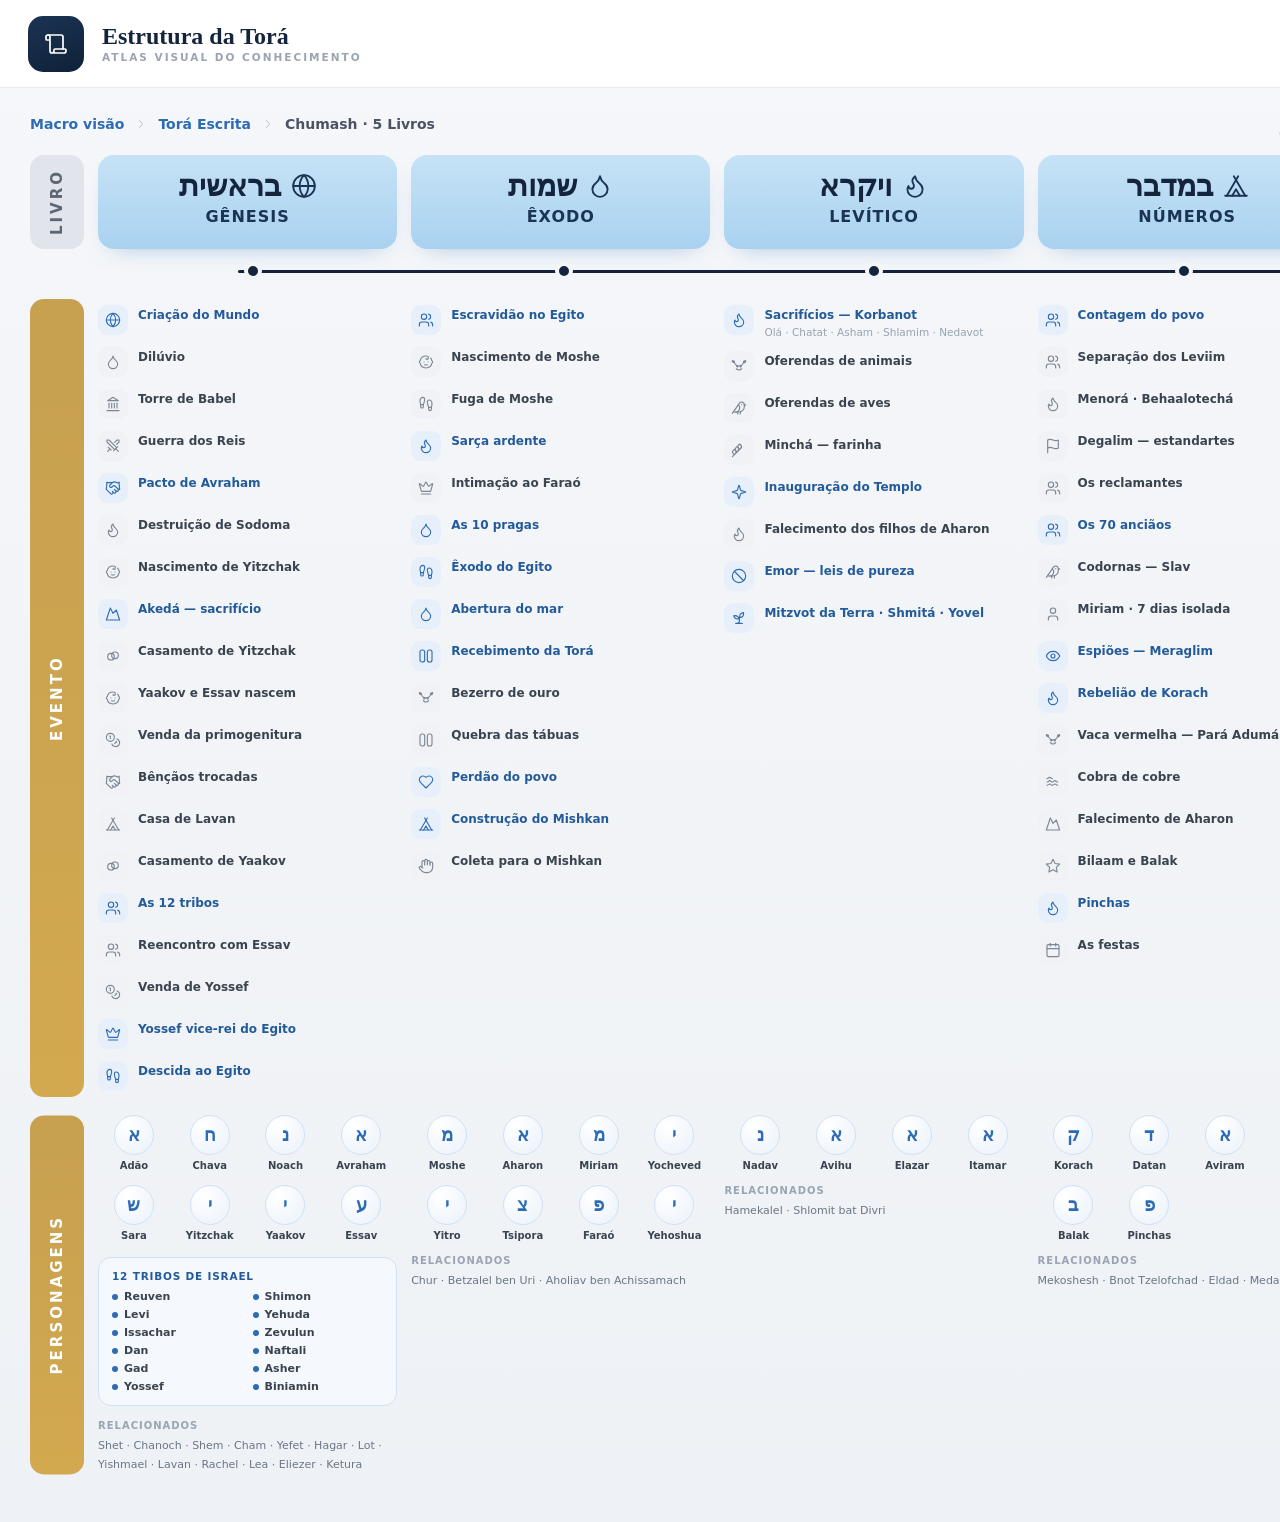
<file: docs/05_references/design_proposal_01/chumash.dc_files/_bootstrap.html>
<!DOCTYPE html>
<!-- saved from url=(0183)https://52bb7b6a-2099-43b8-aed0-db3c97413f9e.claudeusercontent.com/v1/design/projects/52bb7b6a-2099-43b8-aed0-db3c97413f9e/serve/Chumash.dc.html?srcmap=1&_omeo=https%3A%2F%2Fclaude.ai -->
<html data-src-ver="f259284d" data-om-id="f259284d:0"><head data-om-id="f259284d:1"><meta http-equiv="Content-Type" content="text/html; charset=UTF-8"><style>
    .sc-placeholder{background:rgba(255,255,255,.3);border:1px solid rgba(0,0,0,.5);
      border-radius:2px;box-sizing:border-box;overflow:hidden}
    @keyframes sc-shine{0%{background-position:100% 50%}100%{background-position:0% 50%}}
    html.sc-dc-streaming .sc-placeholder,
    html.sc-dc-streaming .sc-interp.sc-missing{position:relative;
      background:color-mix(in srgb,currentColor 5%,transparent);
      border-color:transparent}
    html.sc-dc-streaming .sc-placeholder::before,
    html.sc-dc-streaming .sc-interp.sc-missing::before{content:'';
      position:absolute;inset:0;pointer-events:none;
      background:linear-gradient(90deg,rgba(217,119,87,0) 25%,rgba(247,225,211,.95) 37%,rgba(217,119,87,0) 63%);
      background-size:400% 100%;animation:sc-shine 1.4s ease infinite}
    html.sc-dc-streaming .sc-placeholder:nth-child(n+9 of .sc-placeholder)::before,
    html.sc-dc-streaming .sc-interp.sc-missing:nth-child(n+9 of .sc-interp.sc-missing)::before{animation:none;
      background:color-mix(in srgb,currentColor 8%,transparent)}
    .sc-placeholder-error{padding:4px 8px;font:11px/1.4 ui-monospace,monospace;
      color:rgba(0,0,0,.7);word-break:break-word}
    .sc-interp.sc-missing{display:inline-block;width:2em;height:1em;overflow:hidden;
      vertical-align:text-bottom;background:rgba(255,255,255,.3);border:1px solid rgba(0,0,0,.5);
      border-radius:2px;box-sizing:border-box;color:transparent;
      user-select:none}
    .sc-interp.sc-unresolved{font-family:ui-monospace,monospace;font-size:.85em;
      color:rgba(0,0,0,.5);background:rgba(0,0,0,.05);border-radius:3px;
      padding:0 3px}
    .sc-host.sc-has-error{position:relative}
    .sc-logic-error{position:absolute;top:8px;left:8px;z-index:2147483647;max-width:60ch;
      padding:6px 10px;background:#b00020;color:#fff;font:12px/1.4 ui-monospace,monospace;
      border-radius:4px;white-space:pre-wrap;pointer-events:none}
    /* Mirrors PRINT_BASELINE_CSS in apps/web deck-stage-export.ts — keep both
       in sync until dc-runtime regains a build step. */
    @media print {
      @page { margin: 0.5cm; }
      figure, table { break-inside: avoid; }
      #dc-root, #dc-root > .sc-host { height: auto; }
      *, *::before, *::after {
        print-color-adjust: exact; -webkit-print-color-adjust: exact;
        backdrop-filter: none !important; -webkit-backdrop-filter: none !important;
        animation-delay: -99s !important; animation-duration: .001s !important;
        animation-iteration-count: 1 !important; animation-fill-mode: both !important;
        animation-play-state: running !important; transition-duration: 0s !important;
      }
    }
  </style>
<style data-omelette-injected="">html,body{background:transparent}</style><script data-omelette-injected="">(()=>{var j=["https://claude.ai","https://preview.claude.ai","https://52bb7b6a-2099-43b8-aed0-db3c97413f9e.claudeusercontent.com"];var x=true;var S=30000;var f=3000;document.addEventListener("DOMContentLoaded",()=>{const H=window.Babel;const G="om-src-id";if(H&&H.registerPlugin&&!(H.availablePlugins&&H.availablePlugins[G])){H.registerPlugin(G,({types:Y})=>({visitor:{JSXOpeningElement(U,Q){const J=U.node;if(J.name&&J.name.type==="JSXMemberExpression")return;for(let V=0;V<J.attributes.length;V++){const L=J.attributes[V];if(L.type==="JSXAttribute"&&L.name&&L.name.name==="data-om-id")return}const W=Q.file&&Q.file.opts&&Q.file.opts.filename||"?";const Z=J.loc&&J.loc.start;const z=`jsx:${W}:${J.start??0}:${Z?Z.line:0}:${Z?Z.column+1:0}`;J.attributes.push(Y.jsxAttribute(Y.jsxIdentifier("data-om-id"),Y.stringLiteral(z)))}}}))}const k="om-text-extract";let A=false;if(x&&H&&H.registerPlugin&&!(H.availablePlugins&&H.availablePlugins[k])){const Y=window.React;if(Y&&Y.useSyncExternalStore&&Y.createElement){A=true;const U={};const Q=new Set;let J=0;window.__omTextO=U;window.__omTextSet=(z)=>{for(const V in z){const L=z[V];if(L==null)delete U[V];else U[V]=L}J++;Q.forEach((V)=>V())};const W=(z)=>{Q.add(z);return()=>Q.delete(z)};const Z=()=>J;window.__OmT=function z(V){Y.useSyncExternalStore(W,Z,Z);return Y.createElement("span",{"data-om-text":V.i,className:"__om-t"},V.i in U?U[V.i]:V.children)};H.registerPlugin(k,({types:z})=>{const V={style:1,script:1,noscript:1,textarea:1,title:1,option:1,text:1,tspan:1,textPath:1};const L={placeholder:1,alt:1,title:1,label:1,"aria-label":1,"aria-description":1,"aria-placeholder":1};const _=($,C)=>z.logicalExpression("??",z.memberExpression(z.logicalExpression("||",z.memberExpression(z.identifier("window"),z.identifier("__omTextO")),z.objectExpression([])),z.stringLiteral($),true),C);const E=($)=>$.file&&$.file.opts&&$.file.opts.filename||"?";const B=($)=>$.file&&$.file.code||"";const b=($,C)=>{const X=(F)=>F&&F.start!=null&&F.end!=null&&(F.type==="StringLiteral"||F.type==="TemplateLiteral"&&F.expressions.length===0)?[F.start,F.end]:null;const N=X(C);if(N)return N;if(C&&C.type==="Identifier"){const F=$.scope.getBinding(C.name);if(F&&F.constant&&F.path.node.type==="VariableDeclarator"){return X(F.path.node.init)}}return null};const M=($,C,X)=>{const N=$.node;let F=false;const w=(K,q)=>{F=true;return z.jsxElement(z.jsxOpeningElement(z.jsxIdentifier("__OmT"),[z.jsxAttribute(z.jsxIdentifier("i"),z.stringLiteral(K))],false),z.jsxClosingElement(z.jsxIdentifier("__OmT")),[q],false)};const D=N.children.map((K)=>{if(K.type==="JSXText"){if(K.start==null||K.end==null)return K;const q=X.slice(K.start,K.end);const R=q.length-q.trimStart().length;const m=q.length-q.trimEnd().length;if(R+m>=q.length)return K;return w(`txt:${C}:${K.start+R}:${K.end-m}`,K)}if(K.type==="JSXExpressionContainer"){const q=b($,K.expression);if(q)return w(`str:${C}:${q[0]}:${q[1]}`,K)}return K});if(F)N.children=D};return{visitor:{JSXOpeningElement($,C){const X=$.node;const N=E(C);const F={};for(let w=0;w<X.attributes.length;w++){const D=X.attributes[w];if(D.type!=="JSXAttribute"||!D.name)continue;const K=D.name.name;if(!L[K])continue;if(!D.value||D.value.type!=="StringLiteral")continue;if(D.value.start==null||D.value.end==null)continue;const q=`txt:${N}:${D.value.start}:${D.value.end}`;F[K]=q;D.value=z.jsxExpressionContainer(_(q,z.stringLiteral(D.value.value)))}if(Object.keys(F).length){X.attributes.push(z.jsxAttribute(z.jsxIdentifier("data-om-text-attrs"),z.stringLiteral(JSON.stringify(F))))}},JSXElement($,C){const X=$.node.openingElement;const N=X&&X.name&&X.name.name;if(N==="__OmT")return;if(typeof N==="string"&&V[N])return;M($,E(C),B(C))},JSXFragment($,C){M($,E(C),B(C))}}}})}}const u=A?["transform-react-jsx-source",G,k]:["transform-react-jsx-source",G];document.querySelectorAll('script[type="text/babel"],script[type="text/jsx"]').forEach((Y,U)=>{const Q=Y.getAttribute("data-plugins")||"";const J=u.filter((W)=>Q.indexOf(W)<0);if(J.length){Y.setAttribute("data-plugins",Q?`${Q},${J.join(",")}`:J.join(","))}if(!Y.hasAttribute("data-filename")){Y.setAttribute("data-filename",Y.getAttribute("src")||`inline-${U}`)}})});var y=window.parent;if(y&&y!==window){const H=(Q,J)=>{try{y.postMessage({__omelette_log:true,type:Q,data:J},"*")}catch{}};["log","warn","error"].forEach((Q)=>{const J=console[Q];console[Q]=(...W)=>{const Z=W.map((z)=>{try{return typeof z==="object"?JSON.stringify(z):String(z)}catch{try{return String(z)}catch{return"[unstringifiable]"}}}).join(" ");H(Q,Z);J.apply(console,W)}});window.addEventListener("error",(Q)=>{const J=Q.target;if(J&&J!==window&&J.tagName){const W=J.src||J.href||"";H("resource_error",`${J.tagName} failed to load: ${W}`)}else{H("error",`${Q.message||"Unknown error"} at ${Q.filename||"?"}:${Q.lineno||0}:${Q.colno||0}`)}},true);window.addEventListener("unhandledrejection",(Q)=>{const J=Q.reason;const W=J instanceof Error?`${J.message} ${J.stack}`:String(J);H("error",`Unhandled rejection: ${W}`)});const G=()=>{try{y.postMessage({type:"omelette:height",height:document.documentElement.scrollHeight},"*")}catch{}};if(document.readyState==="complete")G();else window.addEventListener("load",G);if(window.ResizeObserver)new ResizeObserver(G).observe(document.documentElement);const k={};let A=0;window.claude={complete(Q){return new Promise((J,W)=>{if(!j.length){W(new Error("claude.complete: no parent origin"));return}const Z=`c${++A}`;const z=()=>setTimeout(()=>{delete k[Z];W(new Error(`claude.complete: no data for ${S/1000}s`))},S);const V=z();k[Z]={resolve:J,reject:W,text:"",t:V,arm:z};try{for(const L of j){y.postMessage({__om_api:true,id:Z,body:Q},L)}}catch(L){clearTimeout(V);delete k[Z];W(L)}})}};const u={};let Y=0;window.omelette={writeFile:(Q,J)=>new Promise((W,Z)=>{if(!j.length){W();return}const z=`f${++Y}`;const V=setTimeout(()=>{delete u[z];W()},f);u[z]={resolve:W,reject:Z,t:V};try{for(const L of j){y.postMessage({__om_file:true,id:z,op:"write",path:Q,content:J},L)}}catch{clearTimeout(V);delete u[z];W()}})};const U=(Q)=>{try{return JSON.stringify(Q)}catch{return JSON.stringify(String(Q))}};window.addEventListener("message",(Q)=>{if(j.indexOf(Q.origin)<0)return;if(Q.source!==y)return;const J=Q.data;if(!J)return;if(J.type==="omelette-preview-refresh"){if(typeof J.token!=="string"||!/^[0-9a-f.-]+(\.(rc|pr-[0-9]+))?(\.[0-9]+\.[0-9a-f]{16})?$/.test(J.token))return;const z=Math.max(1,Math.floor((J.expiresAt||0)-Date.now()/1000));document.cookie="__Host-omelette-preview="+J.token+"; Path=/; Secure; SameSite=None; Partitioned; Max-Age="+z;return}if(J.__om_file_r){const z=u[J.id];if(!z)return;clearTimeout(z.t);delete u[J.id];if(J.ok)z.resolve();else z.reject(new Error(J.error||"write failed"));return}if(J.__om_api_r){const z=k[J.id];if(!z)return;if(J.error!=null){clearTimeout(z.t);delete k[J.id];z.reject(new Error(J.error));return}if(J.chunk!=null){clearTimeout(z.t);z.t=z.arm();z.text+=J.chunk;return}if(J.done){clearTimeout(z.t);delete k[J.id];z.resolve(J.text!=null?J.text:z.text);return}return}if(!J.__om_eval)return;const W=J;const Z=(z)=>{Q.source.postMessage({...z,__om_eval_r:1,id:W.id},Q.origin)};try{const z=(0,eval)(W.code);if(z&&typeof z.then==="function"){z.then((V)=>Z({ok:1,v:U(V)}),(V)=>Z({ok:0,e:String(V)}))}else{Z({ok:1,v:U(z)})}}catch(z){Z({ok:0,e:String(z)})}})}})();
</script>


<meta name="viewport" content="width=device-width, initial-scale=1" data-om-id="f259284d:3">
<script src="./support.js.transferir"></script><style>x-dc{display:none!important}</style><script src="./react.production.min.js.transferir" integrity="sha384-DGyLxAyjq0f9SPpVevD6IgztCFlnMF6oW/XQGmfe+IsZ8TqEiDrcHkMLKI6fiB/Z" crossorigin="anonymous"></script><script src="./react-dom.production.min.js.transferir" integrity="sha384-gTGxhz21lVGYNMcdJOyq01Edg0jhn/c22nsx0kyqP0TxaV5WVdsSH1fSDUf5YJj1" crossorigin="anonymous"></script>
<link rel="preconnect" href="https://fonts.googleapis.com/" data-om-id="f259284d:7" data-dc-tpl="1"><link rel="preconnect" href="https://fonts.gstatic.com/" crossorigin="" data-om-id="f259284d:8" data-dc-tpl="2"><link href="./css2" rel="stylesheet" data-om-id="f259284d:9" data-dc-tpl="3"><style data-dc-tpl="4">
  *{ box-sizing:border-box; }
  html,body{ margin:0; }
  body{ background:#EDEFF3; font-family:'Hanken Grotesk',system-ui,sans-serif; -webkit-font-smoothing:antialiased; color:#1B2430; }
</style><style data-designer-overlay="1"></style></head>
<body data-om-id="f259284d:4">
<div id="dc-root"><div class="sc-host" data-sc-name="Chumash"><div data-dc-tpl="5" data-om-id="f259284d:10" style="position: relative; width: 1680px; min-height: 1180px; background: linear-gradient(rgb(245, 247, 250), rgb(238, 241, 245)); font-family: &quot;Hanken Grotesk&quot;, system-ui, sans-serif; padding-bottom: 48px;">

  <header data-dc-tpl="6" data-om-id="f259284d:11" style="height: 88px; background: rgb(255, 255, 255); border-bottom: 1px solid rgb(230, 233, 238); display: flex; align-items: center; gap: 18px; padding: 0px 28px;">
    <div data-dc-tpl="7" data-om-id="f259284d:12" style="width: 56px; height: 56px; border-radius: 15px; background: linear-gradient(160deg, rgb(27, 51, 84), rgb(15, 33, 56)); display: flex; align-items: center; justify-content: center; flex: 0 0 auto;"><span data-dc-tpl="8" data-om-id="f259284d:13" style="width: 24px; height: 24px; display: block; flex: 0 0 auto; background-color: rgb(255, 255, 255); mask-image: url(&quot;data:image/svg+xml,%3Csvg%20xmlns%3D%22http%3A%2F%2Fwww.w3.org%2F2000%2Fsvg%22%20viewBox%3D%220%200%2024%2024%22%20fill%3D%22none%22%20stroke%3D%22black%22%20stroke-width%3D%221.7%22%20stroke-linecap%3D%22round%22%20stroke-linejoin%3D%22round%22%3E%3Cpath%20d%3D%22M19%2017V5a2%202%200%200%200-2-2H4%22%2F%3E%3Cpath%20d%3D%22M8%2021h12a2%202%200%200%200%202-2v-1a1%201%200%200%200-1-1H11a1%201%200%200%200-1%201v1a2%202%200%201%201-4%200V5a2%202%200%201%200-4%200v2a1%201%200%200%200%201%201h3%22%2F%3E%3C%2Fsvg%3E&quot;); mask-repeat: no-repeat; mask-position: center center; mask-size: contain;"></span></div>
    <div data-dc-tpl="9" data-om-id="f259284d:14" style="flex: 0 0 auto;">
      <div data-dc-tpl="10" data-om-id="f259284d:15" style="font-family: Newsreader, serif; font-weight: 600; font-size: 24px; line-height: 1.05; color: rgb(19, 36, 60);">Estrutura da Torá</div>
      <div data-dc-tpl="11" data-om-id="f259284d:16" style="font-size: 10.5px; font-weight: 700; letter-spacing: 2px; color: rgb(154, 164, 178); margin-top: 2px;">ATLAS VISUAL DO CONHECIMENTO</div>
    </div>
    <div data-dc-tpl="12" data-om-id="f259284d:17" style="flex: 1 1 0%;"></div>
    <a data-dc-tpl="13" href="https://52bb7b6a-2099-43b8-aed0-db3c97413f9e.claudeusercontent.com/v1/design/projects/52bb7b6a-2099-43b8-aed0-db3c97413f9e/serve/Atlas.dc.html" data-om-id="f259284d:18" style="display: flex; align-items: center; gap: 8px; height: 42px; padding: 0px 16px; border: 1px solid rgb(230, 233, 238); border-radius: 12px; text-decoration: none; background: rgb(255, 255, 255);">
      <span data-dc-tpl="14" data-om-id="f259284d:19" style="width: 17px; height: 17px; display: block; flex: 0 0 auto; background-color: rgb(58, 67, 79); mask-image: url(&quot;data:image/svg+xml,%3Csvg%20xmlns%3D%22http%3A%2F%2Fwww.w3.org%2F2000%2Fsvg%22%20viewBox%3D%220%200%2024%2024%22%20fill%3D%22none%22%20stroke%3D%22black%22%20stroke-width%3D%221.7%22%20stroke-linecap%3D%22round%22%20stroke-linejoin%3D%22round%22%3E%3Cpath%20d%3D%22m15%2018-6-6%206-6%22%2F%3E%3C%2Fsvg%3E&quot;); mask-repeat: no-repeat; mask-position: center center; mask-size: contain;"></span>
      <span data-dc-tpl="15" data-om-id="f259284d:20" style="font-size: 13px; font-weight: 700; color: rgb(58, 67, 79);">Voltar ao Atlas</span>
    </a>
    <div data-dc-tpl="16" data-om-id="f259284d:21" style="display: flex; align-items: center; gap: 10px; padding: 7px 12px 7px 8px; border: 1px solid rgb(230, 233, 238); border-radius: 13px; flex: 0 0 auto;">
      <div data-dc-tpl="17" data-om-id="f259284d:22" style="width: 36px; height: 36px; border-radius: 10px; background: linear-gradient(160deg, rgb(27, 51, 84), rgb(15, 33, 56)); display: flex; align-items: center; justify-content: center;"><span data-dc-tpl="18" data-om-id="f259284d:23" style="width: 19px; height: 19px; display: block; flex: 0 0 auto; background-color: rgb(255, 255, 255); mask-image: url(&quot;data:image/svg+xml,%3Csvg%20xmlns%3D%22http%3A%2F%2Fwww.w3.org%2F2000%2Fsvg%22%20viewBox%3D%220%200%2024%2024%22%20fill%3D%22none%22%20stroke%3D%22black%22%20stroke-width%3D%221.7%22%20stroke-linecap%3D%22round%22%20stroke-linejoin%3D%22round%22%3E%3Cpath%20d%3D%22M19%2021v-2a4%204%200%200%200-4-4H9a4%204%200%200%200-4%204v2%22%2F%3E%3Ccircle%20cx%3D%2212%22%20cy%3D%227%22%20r%3D%224%22%2F%3E%3C%2Fsvg%3E&quot;); mask-repeat: no-repeat; mask-position: center center; mask-size: contain;"></span></div>
      <div data-dc-tpl="19" data-om-id="f259284d:24"><div data-dc-tpl="20" data-om-id="f259284d:25" style="font-size: 13px; font-weight: 700; color: rgb(19, 36, 60); line-height: 1.1;">Estudante</div><div data-dc-tpl="21" data-om-id="f259284d:26" style="font-size: 11px; color: rgb(152, 162, 177);">Nível 1</div></div>
    </div>
  </header>

  <div data-dc-tpl="22" data-om-id="f259284d:27" style="display: flex; align-items: center; justify-content: space-between; padding: 18px 30px 6px;">
    <div data-dc-tpl="23" data-om-id="f259284d:28" style="display: flex; align-items: center; gap: 10px; font-size: 14px;">
      <a data-dc-tpl="24" href="https://52bb7b6a-2099-43b8-aed0-db3c97413f9e.claudeusercontent.com/v1/design/projects/52bb7b6a-2099-43b8-aed0-db3c97413f9e/serve/Atlas.dc.html" data-om-id="f259284d:29" style="font-weight: 700; color: rgb(45, 108, 180); text-decoration: none;">Macro visão</a>
      <span data-dc-tpl="25" data-om-id="f259284d:30" style="width: 14px; height: 14px; display: block; flex: 0 0 auto; background-color: rgb(182, 190, 201); mask-image: url(&quot;data:image/svg+xml,%3Csvg%20xmlns%3D%22http%3A%2F%2Fwww.w3.org%2F2000%2Fsvg%22%20viewBox%3D%220%200%2024%2024%22%20fill%3D%22none%22%20stroke%3D%22black%22%20stroke-width%3D%221.7%22%20stroke-linecap%3D%22round%22%20stroke-linejoin%3D%22round%22%3E%3Cpath%20d%3D%22m9%2018%206-6-6-6%22%2F%3E%3C%2Fsvg%3E&quot;); mask-repeat: no-repeat; mask-position: center center; mask-size: contain;"></span>
      <span data-dc-tpl="26" data-om-id="f259284d:31" style="font-weight: 700; color: rgb(45, 108, 180);">Torá Escrita</span>
      <span data-dc-tpl="27" data-om-id="f259284d:32" style="width: 14px; height: 14px; display: block; flex: 0 0 auto; background-color: rgb(182, 190, 201); mask-image: url(&quot;data:image/svg+xml,%3Csvg%20xmlns%3D%22http%3A%2F%2Fwww.w3.org%2F2000%2Fsvg%22%20viewBox%3D%220%200%2024%2024%22%20fill%3D%22none%22%20stroke%3D%22black%22%20stroke-width%3D%221.7%22%20stroke-linecap%3D%22round%22%20stroke-linejoin%3D%22round%22%3E%3Cpath%20d%3D%22m9%2018%206-6-6-6%22%2F%3E%3C%2Fsvg%3E&quot;); mask-repeat: no-repeat; mask-position: center center; mask-size: contain;"></span>
      <span data-dc-tpl="28" data-om-id="f259284d:33" style="font-weight: 600; color: rgb(74, 84, 98);">Chumash · 5 Livros</span>
    </div>
    <div data-dc-tpl="29" data-om-id="f259284d:34" style="text-align: right;">
      <div data-dc-tpl="30" data-om-id="f259284d:35" style="font-size: 15px; font-weight: 800; letter-spacing: 0.4px; color: rgb(19, 36, 60);">OS CINCO LIVROS DA TORÁ</div>
      <div data-dc-tpl="31" data-om-id="f259284d:36" style="font-size: 12.5px; color: rgb(136, 147, 162); margin-top: 2px;">Cada livro, seus eventos e personagens ao longo do tempo</div>
    </div>
  </div>

  <div data-dc-tpl="32" data-om-id="f259284d:37" style="padding: 8px 30px 0px;">

    <div data-dc-tpl="33" data-om-id="f259284d:38" style="display: flex; gap: 14px; align-items: stretch;">
      <div data-dc-tpl="34" data-om-id="f259284d:39" style="width: 54px; flex: 0 0 auto; border-radius: 14px; background: rgb(225, 229, 235); color: rgb(91, 101, 115); display: flex; align-items: center; justify-content: center; writing-mode: vertical-rl; transform: rotate(180deg); font-size: 15px; font-weight: 800; letter-spacing: 3px; padding: 14px 0px;">LIVRO</div>
      <div data-dc-tpl="35" data-om-id="f259284d:40" style="flex: 1 1 0%; display: grid; grid-template-columns: repeat(5, 1fr); gap: 14px;">
        
          <div data-dc-tpl="37" data-om-id="f259284d:42" style="cursor: pointer; text-align: center; border-radius: 16px; padding: 16px 12px; background: linear-gradient(rgb(198, 226, 246), rgb(169, 210, 240)); transition: transform 0.18s, box-shadow 0.18s, opacity 0.18s; box-shadow: rgba(45, 108, 180, 0.55) 0px 10px 24px -16px;">
            <div data-dc-tpl="38" data-om-id="f259284d:43" style="display: flex; align-items: center; justify-content: center; gap: 10px;">
              <span data-dc-tpl="39" data-om-id="f259284d:44" style="font-family: &quot;Frank Ruhl Libre&quot;, serif; font-weight: 700; font-size: 30px; color: rgb(19, 36, 60); line-height: 1;"><span class="sc-interp">בראשית</span></span>
              <span data-dc-tpl="40" data-om-id="f259284d:45" style="width: 26px; height: 26px; display: block; flex: 0 0 auto; background-color: rgb(27, 51, 84); mask-image: url(&quot;data:image/svg+xml,%3Csvg%20xmlns%3D%22http%3A%2F%2Fwww.w3.org%2F2000%2Fsvg%22%20viewBox%3D%220%200%2024%2024%22%20fill%3D%22none%22%20stroke%3D%22black%22%20stroke-width%3D%221.7%22%20stroke-linecap%3D%22round%22%20stroke-linejoin%3D%22round%22%3E%3Ccircle%20cx%3D%2212%22%20cy%3D%2212%22%20r%3D%2210%22%2F%3E%3Cpath%20d%3D%22M12%202a14.5%2014.5%200%200%200%200%2020%2014.5%2014.5%200%200%200%200-20%22%2F%3E%3Cpath%20d%3D%22M2%2012h20%22%2F%3E%3C%2Fsvg%3E&quot;); mask-repeat: no-repeat; mask-position: center center; mask-size: contain;"></span>
            </div>
            <div data-dc-tpl="41" data-om-id="f259284d:46" style="font-size: 16px; font-weight: 800; letter-spacing: 1px; color: rgb(27, 51, 84); margin-top: 6px;"><span class="sc-interp">GÊNESIS</span></div>
          </div>
        
          <div data-dc-tpl="37" data-om-id="f259284d:42" style="cursor: pointer; text-align: center; border-radius: 16px; padding: 16px 12px; background: linear-gradient(rgb(198, 226, 246), rgb(169, 210, 240)); transition: transform 0.18s, box-shadow 0.18s, opacity 0.18s; box-shadow: rgba(45, 108, 180, 0.55) 0px 10px 24px -16px;">
            <div data-dc-tpl="38" data-om-id="f259284d:43" style="display: flex; align-items: center; justify-content: center; gap: 10px;">
              <span data-dc-tpl="39" data-om-id="f259284d:44" style="font-family: &quot;Frank Ruhl Libre&quot;, serif; font-weight: 700; font-size: 30px; color: rgb(19, 36, 60); line-height: 1;"><span class="sc-interp">שמות</span></span>
              <span data-dc-tpl="40" data-om-id="f259284d:45" style="width: 26px; height: 26px; display: block; flex: 0 0 auto; background-color: rgb(27, 51, 84); mask-image: url(&quot;data:image/svg+xml,%3Csvg%20xmlns%3D%22http%3A%2F%2Fwww.w3.org%2F2000%2Fsvg%22%20viewBox%3D%220%200%2024%2024%22%20fill%3D%22none%22%20stroke%3D%22black%22%20stroke-width%3D%221.7%22%20stroke-linecap%3D%22round%22%20stroke-linejoin%3D%22round%22%3E%3Cpath%20d%3D%22M12%2022a7%207%200%200%200%207-7c0-2-1-3.9-3-5.5s-3.5-4-4-6.5c-.5%202.5-2%204.9-4%206.5C6%2011.1%205%2013%205%2015a7%207%200%200%200%207%207Z%22%2F%3E%3C%2Fsvg%3E&quot;); mask-repeat: no-repeat; mask-position: center center; mask-size: contain;"></span>
            </div>
            <div data-dc-tpl="41" data-om-id="f259284d:46" style="font-size: 16px; font-weight: 800; letter-spacing: 1px; color: rgb(27, 51, 84); margin-top: 6px;"><span class="sc-interp">ÊXODO</span></div>
          </div>
        
          <div data-dc-tpl="37" data-om-id="f259284d:42" style="cursor: pointer; text-align: center; border-radius: 16px; padding: 16px 12px; background: linear-gradient(rgb(198, 226, 246), rgb(169, 210, 240)); transition: transform 0.18s, box-shadow 0.18s, opacity 0.18s; box-shadow: rgba(45, 108, 180, 0.55) 0px 10px 24px -16px;">
            <div data-dc-tpl="38" data-om-id="f259284d:43" style="display: flex; align-items: center; justify-content: center; gap: 10px;">
              <span data-dc-tpl="39" data-om-id="f259284d:44" style="font-family: &quot;Frank Ruhl Libre&quot;, serif; font-weight: 700; font-size: 30px; color: rgb(19, 36, 60); line-height: 1;"><span class="sc-interp">ויקרא</span></span>
              <span data-dc-tpl="40" data-om-id="f259284d:45" style="width: 26px; height: 26px; display: block; flex: 0 0 auto; background-color: rgb(27, 51, 84); mask-image: url(&quot;data:image/svg+xml,%3Csvg%20xmlns%3D%22http%3A%2F%2Fwww.w3.org%2F2000%2Fsvg%22%20viewBox%3D%220%200%2024%2024%22%20fill%3D%22none%22%20stroke%3D%22black%22%20stroke-width%3D%221.7%22%20stroke-linecap%3D%22round%22%20stroke-linejoin%3D%22round%22%3E%3Cpath%20d%3D%22M8.5%2014.5A2.5%202.5%200%200%200%2011%2012c0-1.38-.5-2-1-3-1.072-2.143-.224-4.054%202-6%20.5%202.5%202%204.9%204%206.5%202%201.6%203%203.5%203%205.5a7%207%200%201%201-14%200c0-1.153.433-2.294%201-3a2.5%202.5%200%200%200%202.5%202.5Z%22%2F%3E%3C%2Fsvg%3E&quot;); mask-repeat: no-repeat; mask-position: center center; mask-size: contain;"></span>
            </div>
            <div data-dc-tpl="41" data-om-id="f259284d:46" style="font-size: 16px; font-weight: 800; letter-spacing: 1px; color: rgb(27, 51, 84); margin-top: 6px;"><span class="sc-interp">LEVÍTICO</span></div>
          </div>
        
          <div data-dc-tpl="37" data-om-id="f259284d:42" style="cursor: pointer; text-align: center; border-radius: 16px; padding: 16px 12px; background: linear-gradient(rgb(198, 226, 246), rgb(169, 210, 240)); transition: transform 0.18s, box-shadow 0.18s, opacity 0.18s; box-shadow: rgba(45, 108, 180, 0.55) 0px 10px 24px -16px;">
            <div data-dc-tpl="38" data-om-id="f259284d:43" style="display: flex; align-items: center; justify-content: center; gap: 10px;">
              <span data-dc-tpl="39" data-om-id="f259284d:44" style="font-family: &quot;Frank Ruhl Libre&quot;, serif; font-weight: 700; font-size: 30px; color: rgb(19, 36, 60); line-height: 1;"><span class="sc-interp">במדבר</span></span>
              <span data-dc-tpl="40" data-om-id="f259284d:45" style="width: 26px; height: 26px; display: block; flex: 0 0 auto; background-color: rgb(27, 51, 84); mask-image: url(&quot;data:image/svg+xml,%3Csvg%20xmlns%3D%22http%3A%2F%2Fwww.w3.org%2F2000%2Fsvg%22%20viewBox%3D%220%200%2024%2024%22%20fill%3D%22none%22%20stroke%3D%22black%22%20stroke-width%3D%221.7%22%20stroke-linecap%3D%22round%22%20stroke-linejoin%3D%22round%22%3E%3Cpath%20d%3D%22M3.5%2021%2014%203%22%2F%3E%3Cpath%20d%3D%22M20.5%2021%2010%203%22%2F%3E%3Cpath%20d%3D%22M15.5%2021%2012%2015l-3.5%206%22%2F%3E%3Cpath%20d%3D%22M2%2021h20%22%2F%3E%3C%2Fsvg%3E&quot;); mask-repeat: no-repeat; mask-position: center center; mask-size: contain;"></span>
            </div>
            <div data-dc-tpl="41" data-om-id="f259284d:46" style="font-size: 16px; font-weight: 800; letter-spacing: 1px; color: rgb(27, 51, 84); margin-top: 6px;"><span class="sc-interp">NÚMEROS</span></div>
          </div>
        
          <div data-dc-tpl="37" data-om-id="f259284d:42" style="cursor: pointer; text-align: center; border-radius: 16px; padding: 16px 12px; background: linear-gradient(rgb(198, 226, 246), rgb(169, 210, 240)); transition: transform 0.18s, box-shadow 0.18s, opacity 0.18s; box-shadow: rgba(45, 108, 180, 0.55) 0px 10px 24px -16px;">
            <div data-dc-tpl="38" data-om-id="f259284d:43" style="display: flex; align-items: center; justify-content: center; gap: 10px;">
              <span data-dc-tpl="39" data-om-id="f259284d:44" style="font-family: &quot;Frank Ruhl Libre&quot;, serif; font-weight: 700; font-size: 30px; color: rgb(19, 36, 60); line-height: 1;"><span class="sc-interp">דברים</span></span>
              <span data-dc-tpl="40" data-om-id="f259284d:45" style="width: 26px; height: 26px; display: block; flex: 0 0 auto; background-color: rgb(27, 51, 84); mask-image: url(&quot;data:image/svg+xml,%3Csvg%20xmlns%3D%22http%3A%2F%2Fwww.w3.org%2F2000%2Fsvg%22%20viewBox%3D%220%200%2024%2024%22%20fill%3D%22none%22%20stroke%3D%22black%22%20stroke-width%3D%221.7%22%20stroke-linecap%3D%22round%22%20stroke-linejoin%3D%22round%22%3E%3Cpath%20d%3D%22M3%2011l16-5v12L3%2014v-3z%22%2F%3E%3Cpath%20d%3D%22M11.6%2016.8a3%203%200%201%201-5.8-1.6%22%2F%3E%3C%2Fsvg%3E&quot;); mask-repeat: no-repeat; mask-position: center center; mask-size: contain;"></span>
            </div>
            <div data-dc-tpl="41" data-om-id="f259284d:46" style="font-size: 16px; font-weight: 800; letter-spacing: 1px; color: rgb(27, 51, 84); margin-top: 6px;"><span class="sc-interp">DEUTERONÔMIO</span></div>
          </div>
        
      </div>
    </div>

    <div data-dc-tpl="42" data-om-id="f259284d:47" style="display: flex; gap: 14px; margin-top: 2px;">
      <div data-dc-tpl="43" data-om-id="f259284d:48" style="width: 54px; flex: 0 0 auto;"></div>
      <div data-dc-tpl="44" data-om-id="f259284d:49" style="flex: 1 1 0%; position: relative; height: 40px;">
        <div data-dc-tpl="45" data-om-id="f259284d:50" style="position: absolute; left: 9%; right: 9%; top: 19px; height: 3px; background: rgb(19, 36, 60); border-radius: 2px;"></div>
        <div data-dc-tpl="46" data-om-id="f259284d:51" style="position: relative; display: grid; grid-template-columns: repeat(5, 1fr);">
          
            <div data-dc-tpl="48" data-om-id="f259284d:53" style="display: flex; justify-content: center;"><div data-dc-tpl="49" data-om-id="f259284d:54" style="width: 18px; height: 18px; border-radius: 50%; background: rgb(19, 36, 60); border: 4px solid rgb(243, 245, 248); margin-top: 11px;"></div></div>
          
            <div data-dc-tpl="48" data-om-id="f259284d:53" style="display: flex; justify-content: center;"><div data-dc-tpl="49" data-om-id="f259284d:54" style="width: 18px; height: 18px; border-radius: 50%; background: rgb(19, 36, 60); border: 4px solid rgb(243, 245, 248); margin-top: 11px;"></div></div>
          
            <div data-dc-tpl="48" data-om-id="f259284d:53" style="display: flex; justify-content: center;"><div data-dc-tpl="49" data-om-id="f259284d:54" style="width: 18px; height: 18px; border-radius: 50%; background: rgb(19, 36, 60); border: 4px solid rgb(243, 245, 248); margin-top: 11px;"></div></div>
          
            <div data-dc-tpl="48" data-om-id="f259284d:53" style="display: flex; justify-content: center;"><div data-dc-tpl="49" data-om-id="f259284d:54" style="width: 18px; height: 18px; border-radius: 50%; background: rgb(19, 36, 60); border: 4px solid rgb(243, 245, 248); margin-top: 11px;"></div></div>
          
            <div data-dc-tpl="48" data-om-id="f259284d:53" style="display: flex; justify-content: center;"><div data-dc-tpl="49" data-om-id="f259284d:54" style="width: 18px; height: 18px; border-radius: 50%; background: rgb(19, 36, 60); border: 4px solid rgb(243, 245, 248); margin-top: 11px;"></div></div>
          
        </div>
      </div>
    </div>

    <div data-dc-tpl="50" data-om-id="f259284d:55" style="display: flex; gap: 14px; align-items: stretch; margin-top: 8px;">
      <div data-dc-tpl="51" data-om-id="f259284d:56" style="width: 54px; flex: 0 0 auto; border-radius: 14px; background: linear-gradient(rgb(210, 169, 79), rgb(199, 160, 80)); color: rgb(255, 255, 255); display: flex; align-items: center; justify-content: center; writing-mode: vertical-rl; transform: rotate(180deg); font-size: 15px; font-weight: 800; letter-spacing: 3px; padding: 14px 0px;">EVENTO</div>
      <div data-dc-tpl="52" data-om-id="f259284d:57" style="flex: 1 1 0%; display: grid; grid-template-columns: repeat(5, 1fr); gap: 14px; align-items: start;">
        
          <div data-dc-tpl="54" data-om-id="f259284d:59" style="transition: opacity 0.18s;">
            
              <div data-dc-tpl="56" data-om-id="f259284d:61" style="display: flex; align-items: flex-start; gap: 10px; padding: 6px 0px;">
                <span data-dc-tpl="57" data-om-id="f259284d:62" style="width: 30px; height: 30px; border-radius: 9px; flex: 0 0 auto; display: flex; align-items: center; justify-content: center; background: rgb(231, 240, 250);"><span data-dc-tpl="58" data-om-id="f259284d:63" style="width: 16px; height: 16px; display: block; flex: 0 0 auto; background-color: rgb(45, 108, 180); mask-image: url(&quot;data:image/svg+xml,%3Csvg%20xmlns%3D%22http%3A%2F%2Fwww.w3.org%2F2000%2Fsvg%22%20viewBox%3D%220%200%2024%2024%22%20fill%3D%22none%22%20stroke%3D%22black%22%20stroke-width%3D%221.7%22%20stroke-linecap%3D%22round%22%20stroke-linejoin%3D%22round%22%3E%3Ccircle%20cx%3D%2212%22%20cy%3D%2212%22%20r%3D%2210%22%2F%3E%3Cpath%20d%3D%22M12%202a14.5%2014.5%200%200%200%200%2020%2014.5%2014.5%200%200%200%200-20%22%2F%3E%3Cpath%20d%3D%22M2%2012h20%22%2F%3E%3C%2Fsvg%3E&quot;); mask-repeat: no-repeat; mask-position: center center; mask-size: contain;"></span></span>
                <div data-dc-tpl="59" data-om-id="f259284d:64" style="padding-top: 3px;">
                  <div data-dc-tpl="60" data-om-id="f259284d:65" style="font-size: 12px; font-weight: 700; color: rgb(35, 90, 153); line-height: 1.25;"><span class="sc-interp">Criação do Mundo</span></div>
                  
                </div>
              </div>
            
              <div data-dc-tpl="56" data-om-id="f259284d:61" style="display: flex; align-items: flex-start; gap: 10px; padding: 6px 0px;">
                <span data-dc-tpl="57" data-om-id="f259284d:62" style="width: 30px; height: 30px; border-radius: 9px; flex: 0 0 auto; display: flex; align-items: center; justify-content: center; background: rgb(240, 242, 245);"><span data-dc-tpl="58" data-om-id="f259284d:63" style="width: 16px; height: 16px; display: block; flex: 0 0 auto; background-color: rgb(124, 134, 148); mask-image: url(&quot;data:image/svg+xml,%3Csvg%20xmlns%3D%22http%3A%2F%2Fwww.w3.org%2F2000%2Fsvg%22%20viewBox%3D%220%200%2024%2024%22%20fill%3D%22none%22%20stroke%3D%22black%22%20stroke-width%3D%221.7%22%20stroke-linecap%3D%22round%22%20stroke-linejoin%3D%22round%22%3E%3Cpath%20d%3D%22M12%2022a7%207%200%200%200%207-7c0-2-1-3.9-3-5.5s-3.5-4-4-6.5c-.5%202.5-2%204.9-4%206.5C6%2011.1%205%2013%205%2015a7%207%200%200%200%207%207Z%22%2F%3E%3C%2Fsvg%3E&quot;); mask-repeat: no-repeat; mask-position: center center; mask-size: contain;"></span></span>
                <div data-dc-tpl="59" data-om-id="f259284d:64" style="padding-top: 3px;">
                  <div data-dc-tpl="60" data-om-id="f259284d:65" style="font-size: 12px; font-weight: 600; color: rgb(58, 67, 79); line-height: 1.25;"><span class="sc-interp">Dilúvio</span></div>
                  
                </div>
              </div>
            
              <div data-dc-tpl="56" data-om-id="f259284d:61" style="display: flex; align-items: flex-start; gap: 10px; padding: 6px 0px;">
                <span data-dc-tpl="57" data-om-id="f259284d:62" style="width: 30px; height: 30px; border-radius: 9px; flex: 0 0 auto; display: flex; align-items: center; justify-content: center; background: rgb(240, 242, 245);"><span data-dc-tpl="58" data-om-id="f259284d:63" style="width: 16px; height: 16px; display: block; flex: 0 0 auto; background-color: rgb(124, 134, 148); mask-image: url(&quot;data:image/svg+xml,%3Csvg%20xmlns%3D%22http%3A%2F%2Fwww.w3.org%2F2000%2Fsvg%22%20viewBox%3D%220%200%2024%2024%22%20fill%3D%22none%22%20stroke%3D%22black%22%20stroke-width%3D%221.7%22%20stroke-linecap%3D%22round%22%20stroke-linejoin%3D%22round%22%3E%3Cline%20x1%3D%223%22%20x2%3D%2221%22%20y1%3D%2222%22%20y2%3D%2222%22%2F%3E%3Cline%20x1%3D%226%22%20x2%3D%226%22%20y1%3D%2218%22%20y2%3D%2211%22%2F%3E%3Cline%20x1%3D%2210%22%20x2%3D%2210%22%20y1%3D%2218%22%20y2%3D%2211%22%2F%3E%3Cline%20x1%3D%2214%22%20x2%3D%2214%22%20y1%3D%2218%22%20y2%3D%2211%22%2F%3E%3Cline%20x1%3D%2218%22%20x2%3D%2218%22%20y1%3D%2218%22%20y2%3D%2211%22%2F%3E%3Cpolygon%20points%3D%2212%202%2020%207%204%207%22%2F%3E%3C%2Fsvg%3E&quot;); mask-repeat: no-repeat; mask-position: center center; mask-size: contain;"></span></span>
                <div data-dc-tpl="59" data-om-id="f259284d:64" style="padding-top: 3px;">
                  <div data-dc-tpl="60" data-om-id="f259284d:65" style="font-size: 12px; font-weight: 600; color: rgb(58, 67, 79); line-height: 1.25;"><span class="sc-interp">Torre de Babel</span></div>
                  
                </div>
              </div>
            
              <div data-dc-tpl="56" data-om-id="f259284d:61" style="display: flex; align-items: flex-start; gap: 10px; padding: 6px 0px;">
                <span data-dc-tpl="57" data-om-id="f259284d:62" style="width: 30px; height: 30px; border-radius: 9px; flex: 0 0 auto; display: flex; align-items: center; justify-content: center; background: rgb(240, 242, 245);"><span data-dc-tpl="58" data-om-id="f259284d:63" style="width: 16px; height: 16px; display: block; flex: 0 0 auto; background-color: rgb(124, 134, 148); mask-image: url(&quot;data:image/svg+xml,%3Csvg%20xmlns%3D%22http%3A%2F%2Fwww.w3.org%2F2000%2Fsvg%22%20viewBox%3D%220%200%2024%2024%22%20fill%3D%22none%22%20stroke%3D%22black%22%20stroke-width%3D%221.7%22%20stroke-linecap%3D%22round%22%20stroke-linejoin%3D%22round%22%3E%3Cpolyline%20points%3D%2214.5%2017.5%203%206%203%203%206%203%2017.5%2014.5%22%2F%3E%3Cline%20x1%3D%2213%22%20x2%3D%2219%22%20y1%3D%2219%22%20y2%3D%2213%22%2F%3E%3Cline%20x1%3D%2216%22%20x2%3D%2220%22%20y1%3D%2216%22%20y2%3D%2220%22%2F%3E%3Cpolyline%20points%3D%2214.5%206.5%2018%203%2021%203%2021%206%2017.5%209.5%22%2F%3E%3Cline%20x1%3D%225%22%20x2%3D%229%22%20y1%3D%2214%22%20y2%3D%2218%22%2F%3E%3Cline%20x1%3D%227%22%20x2%3D%224%22%20y1%3D%2217%22%20y2%3D%2220%22%2F%3E%3C%2Fsvg%3E&quot;); mask-repeat: no-repeat; mask-position: center center; mask-size: contain;"></span></span>
                <div data-dc-tpl="59" data-om-id="f259284d:64" style="padding-top: 3px;">
                  <div data-dc-tpl="60" data-om-id="f259284d:65" style="font-size: 12px; font-weight: 600; color: rgb(58, 67, 79); line-height: 1.25;"><span class="sc-interp">Guerra dos Reis</span></div>
                  
                </div>
              </div>
            
              <div data-dc-tpl="56" data-om-id="f259284d:61" style="display: flex; align-items: flex-start; gap: 10px; padding: 6px 0px;">
                <span data-dc-tpl="57" data-om-id="f259284d:62" style="width: 30px; height: 30px; border-radius: 9px; flex: 0 0 auto; display: flex; align-items: center; justify-content: center; background: rgb(231, 240, 250);"><span data-dc-tpl="58" data-om-id="f259284d:63" style="width: 16px; height: 16px; display: block; flex: 0 0 auto; background-color: rgb(45, 108, 180); mask-image: url(&quot;data:image/svg+xml,%3Csvg%20xmlns%3D%22http%3A%2F%2Fwww.w3.org%2F2000%2Fsvg%22%20viewBox%3D%220%200%2024%2024%22%20fill%3D%22none%22%20stroke%3D%22black%22%20stroke-width%3D%221.7%22%20stroke-linecap%3D%22round%22%20stroke-linejoin%3D%22round%22%3E%3Cpath%20d%3D%22m11%2017%202%202a1%201%200%201%200%203-3%22%2F%3E%3Cpath%20d%3D%22m14%2014%202.5%202.5a1%201%200%201%200%203-3l-3.88-3.88a3%203%200%200%200-4.24%200l-.88.88a1%201%200%201%201-3-3l2.81-2.81a5.79%205.79%200%200%201%207.06-.87l.47.28a2%202%200%200%200%201.42.25L21%204%22%2F%3E%3Cpath%20d%3D%22m21%203%201%2011h-2%22%2F%3E%3Cpath%20d%3D%22M3%203%202%2014l6.5%206.5a1%201%200%201%200%203-3%22%2F%3E%3Cpath%20d%3D%22M3%204h8%22%2F%3E%3C%2Fsvg%3E&quot;); mask-repeat: no-repeat; mask-position: center center; mask-size: contain;"></span></span>
                <div data-dc-tpl="59" data-om-id="f259284d:64" style="padding-top: 3px;">
                  <div data-dc-tpl="60" data-om-id="f259284d:65" style="font-size: 12px; font-weight: 700; color: rgb(35, 90, 153); line-height: 1.25;"><span class="sc-interp">Pacto de Avraham</span></div>
                  
                </div>
              </div>
            
              <div data-dc-tpl="56" data-om-id="f259284d:61" style="display: flex; align-items: flex-start; gap: 10px; padding: 6px 0px;">
                <span data-dc-tpl="57" data-om-id="f259284d:62" style="width: 30px; height: 30px; border-radius: 9px; flex: 0 0 auto; display: flex; align-items: center; justify-content: center; background: rgb(240, 242, 245);"><span data-dc-tpl="58" data-om-id="f259284d:63" style="width: 16px; height: 16px; display: block; flex: 0 0 auto; background-color: rgb(124, 134, 148); mask-image: url(&quot;data:image/svg+xml,%3Csvg%20xmlns%3D%22http%3A%2F%2Fwww.w3.org%2F2000%2Fsvg%22%20viewBox%3D%220%200%2024%2024%22%20fill%3D%22none%22%20stroke%3D%22black%22%20stroke-width%3D%221.7%22%20stroke-linecap%3D%22round%22%20stroke-linejoin%3D%22round%22%3E%3Cpath%20d%3D%22M8.5%2014.5A2.5%202.5%200%200%200%2011%2012c0-1.38-.5-2-1-3-1.072-2.143-.224-4.054%202-6%20.5%202.5%202%204.9%204%206.5%202%201.6%203%203.5%203%205.5a7%207%200%201%201-14%200c0-1.153.433-2.294%201-3a2.5%202.5%200%200%200%202.5%202.5Z%22%2F%3E%3C%2Fsvg%3E&quot;); mask-repeat: no-repeat; mask-position: center center; mask-size: contain;"></span></span>
                <div data-dc-tpl="59" data-om-id="f259284d:64" style="padding-top: 3px;">
                  <div data-dc-tpl="60" data-om-id="f259284d:65" style="font-size: 12px; font-weight: 600; color: rgb(58, 67, 79); line-height: 1.25;"><span class="sc-interp">Destruição de Sodoma</span></div>
                  
                </div>
              </div>
            
              <div data-dc-tpl="56" data-om-id="f259284d:61" style="display: flex; align-items: flex-start; gap: 10px; padding: 6px 0px;">
                <span data-dc-tpl="57" data-om-id="f259284d:62" style="width: 30px; height: 30px; border-radius: 9px; flex: 0 0 auto; display: flex; align-items: center; justify-content: center; background: rgb(240, 242, 245);"><span data-dc-tpl="58" data-om-id="f259284d:63" style="width: 16px; height: 16px; display: block; flex: 0 0 auto; background-color: rgb(124, 134, 148); mask-image: url(&quot;data:image/svg+xml,%3Csvg%20xmlns%3D%22http%3A%2F%2Fwww.w3.org%2F2000%2Fsvg%22%20viewBox%3D%220%200%2024%2024%22%20fill%3D%22none%22%20stroke%3D%22black%22%20stroke-width%3D%221.7%22%20stroke-linecap%3D%22round%22%20stroke-linejoin%3D%22round%22%3E%3Cpath%20d%3D%22M9%2012h.01%22%2F%3E%3Cpath%20d%3D%22M15%2012h.01%22%2F%3E%3Cpath%20d%3D%22M10%2016c.5.3%201.2.5%202%20.5s1.5-.2%202-.5%22%2F%3E%3Cpath%20d%3D%22M19%206.3a9%209%200%200%201%201.8%203.9%202%202%200%200%201%200%203.6%209%209%200%200%201-17.6%200%202%202%200%200%201%200-3.6A9%209%200%200%201%2012%203c2%200%203.5%201.1%203.5%202.5S14.6%208%2013.5%208c-.8%200-1.5-.4-1.5-1%22%2F%3E%3C%2Fsvg%3E&quot;); mask-repeat: no-repeat; mask-position: center center; mask-size: contain;"></span></span>
                <div data-dc-tpl="59" data-om-id="f259284d:64" style="padding-top: 3px;">
                  <div data-dc-tpl="60" data-om-id="f259284d:65" style="font-size: 12px; font-weight: 600; color: rgb(58, 67, 79); line-height: 1.25;"><span class="sc-interp">Nascimento de Yitzchak</span></div>
                  
                </div>
              </div>
            
              <div data-dc-tpl="56" data-om-id="f259284d:61" style="display: flex; align-items: flex-start; gap: 10px; padding: 6px 0px;">
                <span data-dc-tpl="57" data-om-id="f259284d:62" style="width: 30px; height: 30px; border-radius: 9px; flex: 0 0 auto; display: flex; align-items: center; justify-content: center; background: rgb(231, 240, 250);"><span data-dc-tpl="58" data-om-id="f259284d:63" style="width: 16px; height: 16px; display: block; flex: 0 0 auto; background-color: rgb(45, 108, 180); mask-image: url(&quot;data:image/svg+xml,%3Csvg%20xmlns%3D%22http%3A%2F%2Fwww.w3.org%2F2000%2Fsvg%22%20viewBox%3D%220%200%2024%2024%22%20fill%3D%22none%22%20stroke%3D%22black%22%20stroke-width%3D%221.7%22%20stroke-linecap%3D%22round%22%20stroke-linejoin%3D%22round%22%3E%3Cpath%20d%3D%22m8%203%204%208%205-5%205%2015H2L8%203z%22%2F%3E%3C%2Fsvg%3E&quot;); mask-repeat: no-repeat; mask-position: center center; mask-size: contain;"></span></span>
                <div data-dc-tpl="59" data-om-id="f259284d:64" style="padding-top: 3px;">
                  <div data-dc-tpl="60" data-om-id="f259284d:65" style="font-size: 12px; font-weight: 700; color: rgb(35, 90, 153); line-height: 1.25;"><span class="sc-interp">Akedá — sacrifício</span></div>
                  
                </div>
              </div>
            
              <div data-dc-tpl="56" data-om-id="f259284d:61" style="display: flex; align-items: flex-start; gap: 10px; padding: 6px 0px;">
                <span data-dc-tpl="57" data-om-id="f259284d:62" style="width: 30px; height: 30px; border-radius: 9px; flex: 0 0 auto; display: flex; align-items: center; justify-content: center; background: rgb(240, 242, 245);"><span data-dc-tpl="58" data-om-id="f259284d:63" style="width: 16px; height: 16px; display: block; flex: 0 0 auto; background-color: rgb(124, 134, 148); mask-image: url(&quot;data:image/svg+xml,%3Csvg%20xmlns%3D%22http%3A%2F%2Fwww.w3.org%2F2000%2Fsvg%22%20viewBox%3D%220%200%2024%2024%22%20fill%3D%22none%22%20stroke%3D%22black%22%20stroke-width%3D%221.7%22%20stroke-linecap%3D%22round%22%20stroke-linejoin%3D%22round%22%3E%3Ccircle%20cx%3D%229%22%20cy%3D%2213%22%20r%3D%225%22%2F%3E%3Ccircle%20cx%3D%2215%22%20cy%3D%2211%22%20r%3D%225%22%2F%3E%3C%2Fsvg%3E&quot;); mask-repeat: no-repeat; mask-position: center center; mask-size: contain;"></span></span>
                <div data-dc-tpl="59" data-om-id="f259284d:64" style="padding-top: 3px;">
                  <div data-dc-tpl="60" data-om-id="f259284d:65" style="font-size: 12px; font-weight: 600; color: rgb(58, 67, 79); line-height: 1.25;"><span class="sc-interp">Casamento de Yitzchak</span></div>
                  
                </div>
              </div>
            
              <div data-dc-tpl="56" data-om-id="f259284d:61" style="display: flex; align-items: flex-start; gap: 10px; padding: 6px 0px;">
                <span data-dc-tpl="57" data-om-id="f259284d:62" style="width: 30px; height: 30px; border-radius: 9px; flex: 0 0 auto; display: flex; align-items: center; justify-content: center; background: rgb(240, 242, 245);"><span data-dc-tpl="58" data-om-id="f259284d:63" style="width: 16px; height: 16px; display: block; flex: 0 0 auto; background-color: rgb(124, 134, 148); mask-image: url(&quot;data:image/svg+xml,%3Csvg%20xmlns%3D%22http%3A%2F%2Fwww.w3.org%2F2000%2Fsvg%22%20viewBox%3D%220%200%2024%2024%22%20fill%3D%22none%22%20stroke%3D%22black%22%20stroke-width%3D%221.7%22%20stroke-linecap%3D%22round%22%20stroke-linejoin%3D%22round%22%3E%3Cpath%20d%3D%22M9%2012h.01%22%2F%3E%3Cpath%20d%3D%22M15%2012h.01%22%2F%3E%3Cpath%20d%3D%22M10%2016c.5.3%201.2.5%202%20.5s1.5-.2%202-.5%22%2F%3E%3Cpath%20d%3D%22M19%206.3a9%209%200%200%201%201.8%203.9%202%202%200%200%201%200%203.6%209%209%200%200%201-17.6%200%202%202%200%200%201%200-3.6A9%209%200%200%201%2012%203c2%200%203.5%201.1%203.5%202.5S14.6%208%2013.5%208c-.8%200-1.5-.4-1.5-1%22%2F%3E%3C%2Fsvg%3E&quot;); mask-repeat: no-repeat; mask-position: center center; mask-size: contain;"></span></span>
                <div data-dc-tpl="59" data-om-id="f259284d:64" style="padding-top: 3px;">
                  <div data-dc-tpl="60" data-om-id="f259284d:65" style="font-size: 12px; font-weight: 600; color: rgb(58, 67, 79); line-height: 1.25;"><span class="sc-interp">Yaakov e Essav nascem</span></div>
                  
                </div>
              </div>
            
              <div data-dc-tpl="56" data-om-id="f259284d:61" style="display: flex; align-items: flex-start; gap: 10px; padding: 6px 0px;">
                <span data-dc-tpl="57" data-om-id="f259284d:62" style="width: 30px; height: 30px; border-radius: 9px; flex: 0 0 auto; display: flex; align-items: center; justify-content: center; background: rgb(240, 242, 245);"><span data-dc-tpl="58" data-om-id="f259284d:63" style="width: 16px; height: 16px; display: block; flex: 0 0 auto; background-color: rgb(124, 134, 148); mask-image: url(&quot;data:image/svg+xml,%3Csvg%20xmlns%3D%22http%3A%2F%2Fwww.w3.org%2F2000%2Fsvg%22%20viewBox%3D%220%200%2024%2024%22%20fill%3D%22none%22%20stroke%3D%22black%22%20stroke-width%3D%221.7%22%20stroke-linecap%3D%22round%22%20stroke-linejoin%3D%22round%22%3E%3Ccircle%20cx%3D%228%22%20cy%3D%228%22%20r%3D%226%22%2F%3E%3Cpath%20d%3D%22M18.09%2010.37A6%206%200%201%201%2010.34%2018%22%2F%3E%3Cpath%20d%3D%22M7%206h1v4%22%2F%3E%3Cpath%20d%3D%22m16.71%2013.88.7.71-2.82%202.82%22%2F%3E%3C%2Fsvg%3E&quot;); mask-repeat: no-repeat; mask-position: center center; mask-size: contain;"></span></span>
                <div data-dc-tpl="59" data-om-id="f259284d:64" style="padding-top: 3px;">
                  <div data-dc-tpl="60" data-om-id="f259284d:65" style="font-size: 12px; font-weight: 600; color: rgb(58, 67, 79); line-height: 1.25;"><span class="sc-interp">Venda da primogenitura</span></div>
                  
                </div>
              </div>
            
              <div data-dc-tpl="56" data-om-id="f259284d:61" style="display: flex; align-items: flex-start; gap: 10px; padding: 6px 0px;">
                <span data-dc-tpl="57" data-om-id="f259284d:62" style="width: 30px; height: 30px; border-radius: 9px; flex: 0 0 auto; display: flex; align-items: center; justify-content: center; background: rgb(240, 242, 245);"><span data-dc-tpl="58" data-om-id="f259284d:63" style="width: 16px; height: 16px; display: block; flex: 0 0 auto; background-color: rgb(124, 134, 148); mask-image: url(&quot;data:image/svg+xml,%3Csvg%20xmlns%3D%22http%3A%2F%2Fwww.w3.org%2F2000%2Fsvg%22%20viewBox%3D%220%200%2024%2024%22%20fill%3D%22none%22%20stroke%3D%22black%22%20stroke-width%3D%221.7%22%20stroke-linecap%3D%22round%22%20stroke-linejoin%3D%22round%22%3E%3Cpath%20d%3D%22m11%2017%202%202a1%201%200%201%200%203-3%22%2F%3E%3Cpath%20d%3D%22m14%2014%202.5%202.5a1%201%200%201%200%203-3l-3.88-3.88a3%203%200%200%200-4.24%200l-.88.88a1%201%200%201%201-3-3l2.81-2.81a5.79%205.79%200%200%201%207.06-.87l.47.28a2%202%200%200%200%201.42.25L21%204%22%2F%3E%3Cpath%20d%3D%22m21%203%201%2011h-2%22%2F%3E%3Cpath%20d%3D%22M3%203%202%2014l6.5%206.5a1%201%200%201%200%203-3%22%2F%3E%3Cpath%20d%3D%22M3%204h8%22%2F%3E%3C%2Fsvg%3E&quot;); mask-repeat: no-repeat; mask-position: center center; mask-size: contain;"></span></span>
                <div data-dc-tpl="59" data-om-id="f259284d:64" style="padding-top: 3px;">
                  <div data-dc-tpl="60" data-om-id="f259284d:65" style="font-size: 12px; font-weight: 600; color: rgb(58, 67, 79); line-height: 1.25;"><span class="sc-interp">Bênçãos trocadas</span></div>
                  
                </div>
              </div>
            
              <div data-dc-tpl="56" data-om-id="f259284d:61" style="display: flex; align-items: flex-start; gap: 10px; padding: 6px 0px;">
                <span data-dc-tpl="57" data-om-id="f259284d:62" style="width: 30px; height: 30px; border-radius: 9px; flex: 0 0 auto; display: flex; align-items: center; justify-content: center; background: rgb(240, 242, 245);"><span data-dc-tpl="58" data-om-id="f259284d:63" style="width: 16px; height: 16px; display: block; flex: 0 0 auto; background-color: rgb(124, 134, 148); mask-image: url(&quot;data:image/svg+xml,%3Csvg%20xmlns%3D%22http%3A%2F%2Fwww.w3.org%2F2000%2Fsvg%22%20viewBox%3D%220%200%2024%2024%22%20fill%3D%22none%22%20stroke%3D%22black%22%20stroke-width%3D%221.7%22%20stroke-linecap%3D%22round%22%20stroke-linejoin%3D%22round%22%3E%3Cpath%20d%3D%22M3.5%2021%2014%203%22%2F%3E%3Cpath%20d%3D%22M20.5%2021%2010%203%22%2F%3E%3Cpath%20d%3D%22M15.5%2021%2012%2015l-3.5%206%22%2F%3E%3Cpath%20d%3D%22M2%2021h20%22%2F%3E%3C%2Fsvg%3E&quot;); mask-repeat: no-repeat; mask-position: center center; mask-size: contain;"></span></span>
                <div data-dc-tpl="59" data-om-id="f259284d:64" style="padding-top: 3px;">
                  <div data-dc-tpl="60" data-om-id="f259284d:65" style="font-size: 12px; font-weight: 600; color: rgb(58, 67, 79); line-height: 1.25;"><span class="sc-interp">Casa de Lavan</span></div>
                  
                </div>
              </div>
            
              <div data-dc-tpl="56" data-om-id="f259284d:61" style="display: flex; align-items: flex-start; gap: 10px; padding: 6px 0px;">
                <span data-dc-tpl="57" data-om-id="f259284d:62" style="width: 30px; height: 30px; border-radius: 9px; flex: 0 0 auto; display: flex; align-items: center; justify-content: center; background: rgb(240, 242, 245);"><span data-dc-tpl="58" data-om-id="f259284d:63" style="width: 16px; height: 16px; display: block; flex: 0 0 auto; background-color: rgb(124, 134, 148); mask-image: url(&quot;data:image/svg+xml,%3Csvg%20xmlns%3D%22http%3A%2F%2Fwww.w3.org%2F2000%2Fsvg%22%20viewBox%3D%220%200%2024%2024%22%20fill%3D%22none%22%20stroke%3D%22black%22%20stroke-width%3D%221.7%22%20stroke-linecap%3D%22round%22%20stroke-linejoin%3D%22round%22%3E%3Ccircle%20cx%3D%229%22%20cy%3D%2213%22%20r%3D%225%22%2F%3E%3Ccircle%20cx%3D%2215%22%20cy%3D%2211%22%20r%3D%225%22%2F%3E%3C%2Fsvg%3E&quot;); mask-repeat: no-repeat; mask-position: center center; mask-size: contain;"></span></span>
                <div data-dc-tpl="59" data-om-id="f259284d:64" style="padding-top: 3px;">
                  <div data-dc-tpl="60" data-om-id="f259284d:65" style="font-size: 12px; font-weight: 600; color: rgb(58, 67, 79); line-height: 1.25;"><span class="sc-interp">Casamento de Yaakov</span></div>
                  
                </div>
              </div>
            
              <div data-dc-tpl="56" data-om-id="f259284d:61" style="display: flex; align-items: flex-start; gap: 10px; padding: 6px 0px;">
                <span data-dc-tpl="57" data-om-id="f259284d:62" style="width: 30px; height: 30px; border-radius: 9px; flex: 0 0 auto; display: flex; align-items: center; justify-content: center; background: rgb(231, 240, 250);"><span data-dc-tpl="58" data-om-id="f259284d:63" style="width: 16px; height: 16px; display: block; flex: 0 0 auto; background-color: rgb(45, 108, 180); mask-image: url(&quot;data:image/svg+xml,%3Csvg%20xmlns%3D%22http%3A%2F%2Fwww.w3.org%2F2000%2Fsvg%22%20viewBox%3D%220%200%2024%2024%22%20fill%3D%22none%22%20stroke%3D%22black%22%20stroke-width%3D%221.7%22%20stroke-linecap%3D%22round%22%20stroke-linejoin%3D%22round%22%3E%3Cpath%20d%3D%22M16%2021v-2a4%204%200%200%200-4-4H6a4%204%200%200%200-4%204v2%22%2F%3E%3Ccircle%20cx%3D%229%22%20cy%3D%227%22%20r%3D%224%22%2F%3E%3Cpath%20d%3D%22M22%2021v-2a4%204%200%200%200-3-3.87%22%2F%3E%3Cpath%20d%3D%22M16%203.13a4%204%200%200%201%200%207.75%22%2F%3E%3C%2Fsvg%3E&quot;); mask-repeat: no-repeat; mask-position: center center; mask-size: contain;"></span></span>
                <div data-dc-tpl="59" data-om-id="f259284d:64" style="padding-top: 3px;">
                  <div data-dc-tpl="60" data-om-id="f259284d:65" style="font-size: 12px; font-weight: 700; color: rgb(35, 90, 153); line-height: 1.25;"><span class="sc-interp">As 12 tribos</span></div>
                  
                </div>
              </div>
            
              <div data-dc-tpl="56" data-om-id="f259284d:61" style="display: flex; align-items: flex-start; gap: 10px; padding: 6px 0px;">
                <span data-dc-tpl="57" data-om-id="f259284d:62" style="width: 30px; height: 30px; border-radius: 9px; flex: 0 0 auto; display: flex; align-items: center; justify-content: center; background: rgb(240, 242, 245);"><span data-dc-tpl="58" data-om-id="f259284d:63" style="width: 16px; height: 16px; display: block; flex: 0 0 auto; background-color: rgb(124, 134, 148); mask-image: url(&quot;data:image/svg+xml,%3Csvg%20xmlns%3D%22http%3A%2F%2Fwww.w3.org%2F2000%2Fsvg%22%20viewBox%3D%220%200%2024%2024%22%20fill%3D%22none%22%20stroke%3D%22black%22%20stroke-width%3D%221.7%22%20stroke-linecap%3D%22round%22%20stroke-linejoin%3D%22round%22%3E%3Cpath%20d%3D%22M16%2021v-2a4%204%200%200%200-4-4H6a4%204%200%200%200-4%204v2%22%2F%3E%3Ccircle%20cx%3D%229%22%20cy%3D%227%22%20r%3D%224%22%2F%3E%3Cpath%20d%3D%22M22%2021v-2a4%204%200%200%200-3-3.87%22%2F%3E%3Cpath%20d%3D%22M16%203.13a4%204%200%200%201%200%207.75%22%2F%3E%3C%2Fsvg%3E&quot;); mask-repeat: no-repeat; mask-position: center center; mask-size: contain;"></span></span>
                <div data-dc-tpl="59" data-om-id="f259284d:64" style="padding-top: 3px;">
                  <div data-dc-tpl="60" data-om-id="f259284d:65" style="font-size: 12px; font-weight: 600; color: rgb(58, 67, 79); line-height: 1.25;"><span class="sc-interp">Reencontro com Essav</span></div>
                  
                </div>
              </div>
            
              <div data-dc-tpl="56" data-om-id="f259284d:61" style="display: flex; align-items: flex-start; gap: 10px; padding: 6px 0px;">
                <span data-dc-tpl="57" data-om-id="f259284d:62" style="width: 30px; height: 30px; border-radius: 9px; flex: 0 0 auto; display: flex; align-items: center; justify-content: center; background: rgb(240, 242, 245);"><span data-dc-tpl="58" data-om-id="f259284d:63" style="width: 16px; height: 16px; display: block; flex: 0 0 auto; background-color: rgb(124, 134, 148); mask-image: url(&quot;data:image/svg+xml,%3Csvg%20xmlns%3D%22http%3A%2F%2Fwww.w3.org%2F2000%2Fsvg%22%20viewBox%3D%220%200%2024%2024%22%20fill%3D%22none%22%20stroke%3D%22black%22%20stroke-width%3D%221.7%22%20stroke-linecap%3D%22round%22%20stroke-linejoin%3D%22round%22%3E%3Ccircle%20cx%3D%228%22%20cy%3D%228%22%20r%3D%226%22%2F%3E%3Cpath%20d%3D%22M18.09%2010.37A6%206%200%201%201%2010.34%2018%22%2F%3E%3Cpath%20d%3D%22M7%206h1v4%22%2F%3E%3Cpath%20d%3D%22m16.71%2013.88.7.71-2.82%202.82%22%2F%3E%3C%2Fsvg%3E&quot;); mask-repeat: no-repeat; mask-position: center center; mask-size: contain;"></span></span>
                <div data-dc-tpl="59" data-om-id="f259284d:64" style="padding-top: 3px;">
                  <div data-dc-tpl="60" data-om-id="f259284d:65" style="font-size: 12px; font-weight: 600; color: rgb(58, 67, 79); line-height: 1.25;"><span class="sc-interp">Venda de Yossef</span></div>
                  
                </div>
              </div>
            
              <div data-dc-tpl="56" data-om-id="f259284d:61" style="display: flex; align-items: flex-start; gap: 10px; padding: 6px 0px;">
                <span data-dc-tpl="57" data-om-id="f259284d:62" style="width: 30px; height: 30px; border-radius: 9px; flex: 0 0 auto; display: flex; align-items: center; justify-content: center; background: rgb(231, 240, 250);"><span data-dc-tpl="58" data-om-id="f259284d:63" style="width: 16px; height: 16px; display: block; flex: 0 0 auto; background-color: rgb(45, 108, 180); mask-image: url(&quot;data:image/svg+xml,%3Csvg%20xmlns%3D%22http%3A%2F%2Fwww.w3.org%2F2000%2Fsvg%22%20viewBox%3D%220%200%2024%2024%22%20fill%3D%22none%22%20stroke%3D%22black%22%20stroke-width%3D%221.7%22%20stroke-linecap%3D%22round%22%20stroke-linejoin%3D%22round%22%3E%3Cpath%20d%3D%22M11.562%203.266a.5.5%200%200%201%20.876%200L15.39%208.87a1%201%200%200%200%201.516.294L21.183%205.5a.5.5%200%200%201%20.798.519l-2.834%2010.246a1%201%200%200%201-.956.734H5.81a1%201%200%200%201-.957-.734L2.02%206.02a.5.5%200%200%201%20.798-.519l4.276%203.664a1%201%200%200%200%201.516-.294z%22%2F%3E%3Cpath%20d%3D%22M5%2021h14%22%2F%3E%3C%2Fsvg%3E&quot;); mask-repeat: no-repeat; mask-position: center center; mask-size: contain;"></span></span>
                <div data-dc-tpl="59" data-om-id="f259284d:64" style="padding-top: 3px;">
                  <div data-dc-tpl="60" data-om-id="f259284d:65" style="font-size: 12px; font-weight: 700; color: rgb(35, 90, 153); line-height: 1.25;"><span class="sc-interp">Yossef vice-rei do Egito</span></div>
                  
                </div>
              </div>
            
              <div data-dc-tpl="56" data-om-id="f259284d:61" style="display: flex; align-items: flex-start; gap: 10px; padding: 6px 0px;">
                <span data-dc-tpl="57" data-om-id="f259284d:62" style="width: 30px; height: 30px; border-radius: 9px; flex: 0 0 auto; display: flex; align-items: center; justify-content: center; background: rgb(231, 240, 250);"><span data-dc-tpl="58" data-om-id="f259284d:63" style="width: 16px; height: 16px; display: block; flex: 0 0 auto; background-color: rgb(45, 108, 180); mask-image: url(&quot;data:image/svg+xml,%3Csvg%20xmlns%3D%22http%3A%2F%2Fwww.w3.org%2F2000%2Fsvg%22%20viewBox%3D%220%200%2024%2024%22%20fill%3D%22none%22%20stroke%3D%22black%22%20stroke-width%3D%221.7%22%20stroke-linecap%3D%22round%22%20stroke-linejoin%3D%22round%22%3E%3Cpath%20d%3D%22M4%2016v-2.38C4%2011.5%202.97%2010.5%203%208c.03-2.72%201.49-6%204.5-6C9.37%202%2010%203.8%2010%205.5c0%203.11-2%205.66-2%208.68V16a2%202%200%201%201-4%200Z%22%2F%3E%3Cpath%20d%3D%22M20%2020v-2.38c0-2.12%201.03-3.12%201-5.62-.03-2.72-1.49-6-4.5-6C14.63%206%2014%207.8%2014%209.5c0%203.11%202%205.66%202%208.68V20a2%202%200%201%200%204%200Z%22%2F%3E%3Cpath%20d%3D%22M16%2017h4%22%2F%3E%3Cpath%20d%3D%22M4%2013h4%22%2F%3E%3C%2Fsvg%3E&quot;); mask-repeat: no-repeat; mask-position: center center; mask-size: contain;"></span></span>
                <div data-dc-tpl="59" data-om-id="f259284d:64" style="padding-top: 3px;">
                  <div data-dc-tpl="60" data-om-id="f259284d:65" style="font-size: 12px; font-weight: 700; color: rgb(35, 90, 153); line-height: 1.25;"><span class="sc-interp">Descida ao Egito</span></div>
                  
                </div>
              </div>
            
          </div>
        
          <div data-dc-tpl="54" data-om-id="f259284d:59" style="transition: opacity 0.18s;">
            
              <div data-dc-tpl="56" data-om-id="f259284d:61" style="display: flex; align-items: flex-start; gap: 10px; padding: 6px 0px;">
                <span data-dc-tpl="57" data-om-id="f259284d:62" style="width: 30px; height: 30px; border-radius: 9px; flex: 0 0 auto; display: flex; align-items: center; justify-content: center; background: rgb(231, 240, 250);"><span data-dc-tpl="58" data-om-id="f259284d:63" style="width: 16px; height: 16px; display: block; flex: 0 0 auto; background-color: rgb(45, 108, 180); mask-image: url(&quot;data:image/svg+xml,%3Csvg%20xmlns%3D%22http%3A%2F%2Fwww.w3.org%2F2000%2Fsvg%22%20viewBox%3D%220%200%2024%2024%22%20fill%3D%22none%22%20stroke%3D%22black%22%20stroke-width%3D%221.7%22%20stroke-linecap%3D%22round%22%20stroke-linejoin%3D%22round%22%3E%3Cpath%20d%3D%22M16%2021v-2a4%204%200%200%200-4-4H6a4%204%200%200%200-4%204v2%22%2F%3E%3Ccircle%20cx%3D%229%22%20cy%3D%227%22%20r%3D%224%22%2F%3E%3Cpath%20d%3D%22M22%2021v-2a4%204%200%200%200-3-3.87%22%2F%3E%3Cpath%20d%3D%22M16%203.13a4%204%200%200%201%200%207.75%22%2F%3E%3C%2Fsvg%3E&quot;); mask-repeat: no-repeat; mask-position: center center; mask-size: contain;"></span></span>
                <div data-dc-tpl="59" data-om-id="f259284d:64" style="padding-top: 3px;">
                  <div data-dc-tpl="60" data-om-id="f259284d:65" style="font-size: 12px; font-weight: 700; color: rgb(35, 90, 153); line-height: 1.25;"><span class="sc-interp">Escravidão no Egito</span></div>
                  
                </div>
              </div>
            
              <div data-dc-tpl="56" data-om-id="f259284d:61" style="display: flex; align-items: flex-start; gap: 10px; padding: 6px 0px;">
                <span data-dc-tpl="57" data-om-id="f259284d:62" style="width: 30px; height: 30px; border-radius: 9px; flex: 0 0 auto; display: flex; align-items: center; justify-content: center; background: rgb(240, 242, 245);"><span data-dc-tpl="58" data-om-id="f259284d:63" style="width: 16px; height: 16px; display: block; flex: 0 0 auto; background-color: rgb(124, 134, 148); mask-image: url(&quot;data:image/svg+xml,%3Csvg%20xmlns%3D%22http%3A%2F%2Fwww.w3.org%2F2000%2Fsvg%22%20viewBox%3D%220%200%2024%2024%22%20fill%3D%22none%22%20stroke%3D%22black%22%20stroke-width%3D%221.7%22%20stroke-linecap%3D%22round%22%20stroke-linejoin%3D%22round%22%3E%3Cpath%20d%3D%22M9%2012h.01%22%2F%3E%3Cpath%20d%3D%22M15%2012h.01%22%2F%3E%3Cpath%20d%3D%22M10%2016c.5.3%201.2.5%202%20.5s1.5-.2%202-.5%22%2F%3E%3Cpath%20d%3D%22M19%206.3a9%209%200%200%201%201.8%203.9%202%202%200%200%201%200%203.6%209%209%200%200%201-17.6%200%202%202%200%200%201%200-3.6A9%209%200%200%201%2012%203c2%200%203.5%201.1%203.5%202.5S14.6%208%2013.5%208c-.8%200-1.5-.4-1.5-1%22%2F%3E%3C%2Fsvg%3E&quot;); mask-repeat: no-repeat; mask-position: center center; mask-size: contain;"></span></span>
                <div data-dc-tpl="59" data-om-id="f259284d:64" style="padding-top: 3px;">
                  <div data-dc-tpl="60" data-om-id="f259284d:65" style="font-size: 12px; font-weight: 600; color: rgb(58, 67, 79); line-height: 1.25;"><span class="sc-interp">Nascimento de Moshe</span></div>
                  
                </div>
              </div>
            
              <div data-dc-tpl="56" data-om-id="f259284d:61" style="display: flex; align-items: flex-start; gap: 10px; padding: 6px 0px;">
                <span data-dc-tpl="57" data-om-id="f259284d:62" style="width: 30px; height: 30px; border-radius: 9px; flex: 0 0 auto; display: flex; align-items: center; justify-content: center; background: rgb(240, 242, 245);"><span data-dc-tpl="58" data-om-id="f259284d:63" style="width: 16px; height: 16px; display: block; flex: 0 0 auto; background-color: rgb(124, 134, 148); mask-image: url(&quot;data:image/svg+xml,%3Csvg%20xmlns%3D%22http%3A%2F%2Fwww.w3.org%2F2000%2Fsvg%22%20viewBox%3D%220%200%2024%2024%22%20fill%3D%22none%22%20stroke%3D%22black%22%20stroke-width%3D%221.7%22%20stroke-linecap%3D%22round%22%20stroke-linejoin%3D%22round%22%3E%3Cpath%20d%3D%22M4%2016v-2.38C4%2011.5%202.97%2010.5%203%208c.03-2.72%201.49-6%204.5-6C9.37%202%2010%203.8%2010%205.5c0%203.11-2%205.66-2%208.68V16a2%202%200%201%201-4%200Z%22%2F%3E%3Cpath%20d%3D%22M20%2020v-2.38c0-2.12%201.03-3.12%201-5.62-.03-2.72-1.49-6-4.5-6C14.63%206%2014%207.8%2014%209.5c0%203.11%202%205.66%202%208.68V20a2%202%200%201%200%204%200Z%22%2F%3E%3Cpath%20d%3D%22M16%2017h4%22%2F%3E%3Cpath%20d%3D%22M4%2013h4%22%2F%3E%3C%2Fsvg%3E&quot;); mask-repeat: no-repeat; mask-position: center center; mask-size: contain;"></span></span>
                <div data-dc-tpl="59" data-om-id="f259284d:64" style="padding-top: 3px;">
                  <div data-dc-tpl="60" data-om-id="f259284d:65" style="font-size: 12px; font-weight: 600; color: rgb(58, 67, 79); line-height: 1.25;"><span class="sc-interp">Fuga de Moshe</span></div>
                  
                </div>
              </div>
            
              <div data-dc-tpl="56" data-om-id="f259284d:61" style="display: flex; align-items: flex-start; gap: 10px; padding: 6px 0px;">
                <span data-dc-tpl="57" data-om-id="f259284d:62" style="width: 30px; height: 30px; border-radius: 9px; flex: 0 0 auto; display: flex; align-items: center; justify-content: center; background: rgb(231, 240, 250);"><span data-dc-tpl="58" data-om-id="f259284d:63" style="width: 16px; height: 16px; display: block; flex: 0 0 auto; background-color: rgb(45, 108, 180); mask-image: url(&quot;data:image/svg+xml,%3Csvg%20xmlns%3D%22http%3A%2F%2Fwww.w3.org%2F2000%2Fsvg%22%20viewBox%3D%220%200%2024%2024%22%20fill%3D%22none%22%20stroke%3D%22black%22%20stroke-width%3D%221.7%22%20stroke-linecap%3D%22round%22%20stroke-linejoin%3D%22round%22%3E%3Cpath%20d%3D%22M8.5%2014.5A2.5%202.5%200%200%200%2011%2012c0-1.38-.5-2-1-3-1.072-2.143-.224-4.054%202-6%20.5%202.5%202%204.9%204%206.5%202%201.6%203%203.5%203%205.5a7%207%200%201%201-14%200c0-1.153.433-2.294%201-3a2.5%202.5%200%200%200%202.5%202.5Z%22%2F%3E%3C%2Fsvg%3E&quot;); mask-repeat: no-repeat; mask-position: center center; mask-size: contain;"></span></span>
                <div data-dc-tpl="59" data-om-id="f259284d:64" style="padding-top: 3px;">
                  <div data-dc-tpl="60" data-om-id="f259284d:65" style="font-size: 12px; font-weight: 700; color: rgb(35, 90, 153); line-height: 1.25;"><span class="sc-interp">Sarça ardente</span></div>
                  
                </div>
              </div>
            
              <div data-dc-tpl="56" data-om-id="f259284d:61" style="display: flex; align-items: flex-start; gap: 10px; padding: 6px 0px;">
                <span data-dc-tpl="57" data-om-id="f259284d:62" style="width: 30px; height: 30px; border-radius: 9px; flex: 0 0 auto; display: flex; align-items: center; justify-content: center; background: rgb(240, 242, 245);"><span data-dc-tpl="58" data-om-id="f259284d:63" style="width: 16px; height: 16px; display: block; flex: 0 0 auto; background-color: rgb(124, 134, 148); mask-image: url(&quot;data:image/svg+xml,%3Csvg%20xmlns%3D%22http%3A%2F%2Fwww.w3.org%2F2000%2Fsvg%22%20viewBox%3D%220%200%2024%2024%22%20fill%3D%22none%22%20stroke%3D%22black%22%20stroke-width%3D%221.7%22%20stroke-linecap%3D%22round%22%20stroke-linejoin%3D%22round%22%3E%3Cpath%20d%3D%22M11.562%203.266a.5.5%200%200%201%20.876%200L15.39%208.87a1%201%200%200%200%201.516.294L21.183%205.5a.5.5%200%200%201%20.798.519l-2.834%2010.246a1%201%200%200%201-.956.734H5.81a1%201%200%200%201-.957-.734L2.02%206.02a.5.5%200%200%201%20.798-.519l4.276%203.664a1%201%200%200%200%201.516-.294z%22%2F%3E%3Cpath%20d%3D%22M5%2021h14%22%2F%3E%3C%2Fsvg%3E&quot;); mask-repeat: no-repeat; mask-position: center center; mask-size: contain;"></span></span>
                <div data-dc-tpl="59" data-om-id="f259284d:64" style="padding-top: 3px;">
                  <div data-dc-tpl="60" data-om-id="f259284d:65" style="font-size: 12px; font-weight: 600; color: rgb(58, 67, 79); line-height: 1.25;"><span class="sc-interp">Intimação ao Faraó</span></div>
                  
                </div>
              </div>
            
              <div data-dc-tpl="56" data-om-id="f259284d:61" style="display: flex; align-items: flex-start; gap: 10px; padding: 6px 0px;">
                <span data-dc-tpl="57" data-om-id="f259284d:62" style="width: 30px; height: 30px; border-radius: 9px; flex: 0 0 auto; display: flex; align-items: center; justify-content: center; background: rgb(231, 240, 250);"><span data-dc-tpl="58" data-om-id="f259284d:63" style="width: 16px; height: 16px; display: block; flex: 0 0 auto; background-color: rgb(45, 108, 180); mask-image: url(&quot;data:image/svg+xml,%3Csvg%20xmlns%3D%22http%3A%2F%2Fwww.w3.org%2F2000%2Fsvg%22%20viewBox%3D%220%200%2024%2024%22%20fill%3D%22none%22%20stroke%3D%22black%22%20stroke-width%3D%221.7%22%20stroke-linecap%3D%22round%22%20stroke-linejoin%3D%22round%22%3E%3Cpath%20d%3D%22M12%2022a7%207%200%200%200%207-7c0-2-1-3.9-3-5.5s-3.5-4-4-6.5c-.5%202.5-2%204.9-4%206.5C6%2011.1%205%2013%205%2015a7%207%200%200%200%207%207Z%22%2F%3E%3C%2Fsvg%3E&quot;); mask-repeat: no-repeat; mask-position: center center; mask-size: contain;"></span></span>
                <div data-dc-tpl="59" data-om-id="f259284d:64" style="padding-top: 3px;">
                  <div data-dc-tpl="60" data-om-id="f259284d:65" style="font-size: 12px; font-weight: 700; color: rgb(35, 90, 153); line-height: 1.25;"><span class="sc-interp">As 10 pragas</span></div>
                  
                </div>
              </div>
            
              <div data-dc-tpl="56" data-om-id="f259284d:61" style="display: flex; align-items: flex-start; gap: 10px; padding: 6px 0px;">
                <span data-dc-tpl="57" data-om-id="f259284d:62" style="width: 30px; height: 30px; border-radius: 9px; flex: 0 0 auto; display: flex; align-items: center; justify-content: center; background: rgb(231, 240, 250);"><span data-dc-tpl="58" data-om-id="f259284d:63" style="width: 16px; height: 16px; display: block; flex: 0 0 auto; background-color: rgb(45, 108, 180); mask-image: url(&quot;data:image/svg+xml,%3Csvg%20xmlns%3D%22http%3A%2F%2Fwww.w3.org%2F2000%2Fsvg%22%20viewBox%3D%220%200%2024%2024%22%20fill%3D%22none%22%20stroke%3D%22black%22%20stroke-width%3D%221.7%22%20stroke-linecap%3D%22round%22%20stroke-linejoin%3D%22round%22%3E%3Cpath%20d%3D%22M4%2016v-2.38C4%2011.5%202.97%2010.5%203%208c.03-2.72%201.49-6%204.5-6C9.37%202%2010%203.8%2010%205.5c0%203.11-2%205.66-2%208.68V16a2%202%200%201%201-4%200Z%22%2F%3E%3Cpath%20d%3D%22M20%2020v-2.38c0-2.12%201.03-3.12%201-5.62-.03-2.72-1.49-6-4.5-6C14.63%206%2014%207.8%2014%209.5c0%203.11%202%205.66%202%208.68V20a2%202%200%201%200%204%200Z%22%2F%3E%3Cpath%20d%3D%22M16%2017h4%22%2F%3E%3Cpath%20d%3D%22M4%2013h4%22%2F%3E%3C%2Fsvg%3E&quot;); mask-repeat: no-repeat; mask-position: center center; mask-size: contain;"></span></span>
                <div data-dc-tpl="59" data-om-id="f259284d:64" style="padding-top: 3px;">
                  <div data-dc-tpl="60" data-om-id="f259284d:65" style="font-size: 12px; font-weight: 700; color: rgb(35, 90, 153); line-height: 1.25;"><span class="sc-interp">Êxodo do Egito</span></div>
                  
                </div>
              </div>
            
              <div data-dc-tpl="56" data-om-id="f259284d:61" style="display: flex; align-items: flex-start; gap: 10px; padding: 6px 0px;">
                <span data-dc-tpl="57" data-om-id="f259284d:62" style="width: 30px; height: 30px; border-radius: 9px; flex: 0 0 auto; display: flex; align-items: center; justify-content: center; background: rgb(231, 240, 250);"><span data-dc-tpl="58" data-om-id="f259284d:63" style="width: 16px; height: 16px; display: block; flex: 0 0 auto; background-color: rgb(45, 108, 180); mask-image: url(&quot;data:image/svg+xml,%3Csvg%20xmlns%3D%22http%3A%2F%2Fwww.w3.org%2F2000%2Fsvg%22%20viewBox%3D%220%200%2024%2024%22%20fill%3D%22none%22%20stroke%3D%22black%22%20stroke-width%3D%221.7%22%20stroke-linecap%3D%22round%22%20stroke-linejoin%3D%22round%22%3E%3Cpath%20d%3D%22M12%2022a7%207%200%200%200%207-7c0-2-1-3.9-3-5.5s-3.5-4-4-6.5c-.5%202.5-2%204.9-4%206.5C6%2011.1%205%2013%205%2015a7%207%200%200%200%207%207Z%22%2F%3E%3C%2Fsvg%3E&quot;); mask-repeat: no-repeat; mask-position: center center; mask-size: contain;"></span></span>
                <div data-dc-tpl="59" data-om-id="f259284d:64" style="padding-top: 3px;">
                  <div data-dc-tpl="60" data-om-id="f259284d:65" style="font-size: 12px; font-weight: 700; color: rgb(35, 90, 153); line-height: 1.25;"><span class="sc-interp">Abertura do mar</span></div>
                  
                </div>
              </div>
            
              <div data-dc-tpl="56" data-om-id="f259284d:61" style="display: flex; align-items: flex-start; gap: 10px; padding: 6px 0px;">
                <span data-dc-tpl="57" data-om-id="f259284d:62" style="width: 30px; height: 30px; border-radius: 9px; flex: 0 0 auto; display: flex; align-items: center; justify-content: center; background: rgb(231, 240, 250);"><span data-dc-tpl="58" data-om-id="f259284d:63" style="width: 16px; height: 16px; display: block; flex: 0 0 auto; background-color: rgb(45, 108, 180); mask-image: url(&quot;data:image/svg+xml,%3Csvg%20xmlns%3D%22http%3A%2F%2Fwww.w3.org%2F2000%2Fsvg%22%20viewBox%3D%220%200%2024%2024%22%20fill%3D%22none%22%20stroke%3D%22black%22%20stroke-width%3D%221.7%22%20stroke-linecap%3D%22round%22%20stroke-linejoin%3D%22round%22%3E%3Crect%20x%3D%223%22%20y%3D%223%22%20width%3D%227%22%20height%3D%2218%22%20rx%3D%223%22%2F%3E%3Crect%20x%3D%2214%22%20y%3D%223%22%20width%3D%227%22%20height%3D%2218%22%20rx%3D%223%22%2F%3E%3C%2Fsvg%3E&quot;); mask-repeat: no-repeat; mask-position: center center; mask-size: contain;"></span></span>
                <div data-dc-tpl="59" data-om-id="f259284d:64" style="padding-top: 3px;">
                  <div data-dc-tpl="60" data-om-id="f259284d:65" style="font-size: 12px; font-weight: 700; color: rgb(35, 90, 153); line-height: 1.25;"><span class="sc-interp">Recebimento da Torá</span></div>
                  
                </div>
              </div>
            
              <div data-dc-tpl="56" data-om-id="f259284d:61" style="display: flex; align-items: flex-start; gap: 10px; padding: 6px 0px;">
                <span data-dc-tpl="57" data-om-id="f259284d:62" style="width: 30px; height: 30px; border-radius: 9px; flex: 0 0 auto; display: flex; align-items: center; justify-content: center; background: rgb(240, 242, 245);"><span data-dc-tpl="58" data-om-id="f259284d:63" style="width: 16px; height: 16px; display: block; flex: 0 0 auto; background-color: rgb(124, 134, 148); mask-image: url(&quot;data:image/svg+xml,%3Csvg%20xmlns%3D%22http%3A%2F%2Fwww.w3.org%2F2000%2Fsvg%22%20viewBox%3D%220%200%2024%2024%22%20fill%3D%22none%22%20stroke%3D%22black%22%20stroke-width%3D%221.7%22%20stroke-linecap%3D%22round%22%20stroke-linejoin%3D%22round%22%3E%3Cpath%20d%3D%22M5%207C3%207%202%205.5%202%204c2%200%203%201%203%203Z%22%2F%3E%3Cpath%20d%3D%22M19%207c2%200%203-1.5%203-3-2%200-3%201-3%203Z%22%2F%3E%3Cpath%20d%3D%22M5%205a7%207%200%200%200%2014%200%22%2F%3E%3Ccircle%20cx%3D%229.5%22%20cy%3D%2212.5%22%20r%3D%221%22%2F%3E%3Ccircle%20cx%3D%2214.5%22%20cy%3D%2212.5%22%20r%3D%221%22%2F%3E%3Cpath%20d%3D%22M8%2016a5%205%200%200%200%208%200%22%2F%3E%3C%2Fsvg%3E&quot;); mask-repeat: no-repeat; mask-position: center center; mask-size: contain;"></span></span>
                <div data-dc-tpl="59" data-om-id="f259284d:64" style="padding-top: 3px;">
                  <div data-dc-tpl="60" data-om-id="f259284d:65" style="font-size: 12px; font-weight: 600; color: rgb(58, 67, 79); line-height: 1.25;"><span class="sc-interp">Bezerro de ouro</span></div>
                  
                </div>
              </div>
            
              <div data-dc-tpl="56" data-om-id="f259284d:61" style="display: flex; align-items: flex-start; gap: 10px; padding: 6px 0px;">
                <span data-dc-tpl="57" data-om-id="f259284d:62" style="width: 30px; height: 30px; border-radius: 9px; flex: 0 0 auto; display: flex; align-items: center; justify-content: center; background: rgb(240, 242, 245);"><span data-dc-tpl="58" data-om-id="f259284d:63" style="width: 16px; height: 16px; display: block; flex: 0 0 auto; background-color: rgb(124, 134, 148); mask-image: url(&quot;data:image/svg+xml,%3Csvg%20xmlns%3D%22http%3A%2F%2Fwww.w3.org%2F2000%2Fsvg%22%20viewBox%3D%220%200%2024%2024%22%20fill%3D%22none%22%20stroke%3D%22black%22%20stroke-width%3D%221.7%22%20stroke-linecap%3D%22round%22%20stroke-linejoin%3D%22round%22%3E%3Crect%20x%3D%223%22%20y%3D%223%22%20width%3D%227%22%20height%3D%2218%22%20rx%3D%223%22%2F%3E%3Crect%20x%3D%2214%22%20y%3D%223%22%20width%3D%227%22%20height%3D%2218%22%20rx%3D%223%22%2F%3E%3C%2Fsvg%3E&quot;); mask-repeat: no-repeat; mask-position: center center; mask-size: contain;"></span></span>
                <div data-dc-tpl="59" data-om-id="f259284d:64" style="padding-top: 3px;">
                  <div data-dc-tpl="60" data-om-id="f259284d:65" style="font-size: 12px; font-weight: 600; color: rgb(58, 67, 79); line-height: 1.25;"><span class="sc-interp">Quebra das tábuas</span></div>
                  
                </div>
              </div>
            
              <div data-dc-tpl="56" data-om-id="f259284d:61" style="display: flex; align-items: flex-start; gap: 10px; padding: 6px 0px;">
                <span data-dc-tpl="57" data-om-id="f259284d:62" style="width: 30px; height: 30px; border-radius: 9px; flex: 0 0 auto; display: flex; align-items: center; justify-content: center; background: rgb(231, 240, 250);"><span data-dc-tpl="58" data-om-id="f259284d:63" style="width: 16px; height: 16px; display: block; flex: 0 0 auto; background-color: rgb(45, 108, 180); mask-image: url(&quot;data:image/svg+xml,%3Csvg%20xmlns%3D%22http%3A%2F%2Fwww.w3.org%2F2000%2Fsvg%22%20viewBox%3D%220%200%2024%2024%22%20fill%3D%22none%22%20stroke%3D%22black%22%20stroke-width%3D%221.7%22%20stroke-linecap%3D%22round%22%20stroke-linejoin%3D%22round%22%3E%3Cpath%20d%3D%22M19%2014c1.49-1.46%203-3.21%203-5.5A5.5%205.5%200%200%200%2016.5%203c-1.76%200-3%20.5-4.5%202-1.5-1.5-2.74-2-4.5-2A5.5%205.5%200%200%200%202%208.5c0%202.29%201.51%204.04%203%205.5l7%207Z%22%2F%3E%3C%2Fsvg%3E&quot;); mask-repeat: no-repeat; mask-position: center center; mask-size: contain;"></span></span>
                <div data-dc-tpl="59" data-om-id="f259284d:64" style="padding-top: 3px;">
                  <div data-dc-tpl="60" data-om-id="f259284d:65" style="font-size: 12px; font-weight: 700; color: rgb(35, 90, 153); line-height: 1.25;"><span class="sc-interp">Perdão do povo</span></div>
                  
                </div>
              </div>
            
              <div data-dc-tpl="56" data-om-id="f259284d:61" style="display: flex; align-items: flex-start; gap: 10px; padding: 6px 0px;">
                <span data-dc-tpl="57" data-om-id="f259284d:62" style="width: 30px; height: 30px; border-radius: 9px; flex: 0 0 auto; display: flex; align-items: center; justify-content: center; background: rgb(231, 240, 250);"><span data-dc-tpl="58" data-om-id="f259284d:63" style="width: 16px; height: 16px; display: block; flex: 0 0 auto; background-color: rgb(45, 108, 180); mask-image: url(&quot;data:image/svg+xml,%3Csvg%20xmlns%3D%22http%3A%2F%2Fwww.w3.org%2F2000%2Fsvg%22%20viewBox%3D%220%200%2024%2024%22%20fill%3D%22none%22%20stroke%3D%22black%22%20stroke-width%3D%221.7%22%20stroke-linecap%3D%22round%22%20stroke-linejoin%3D%22round%22%3E%3Cpath%20d%3D%22M3.5%2021%2014%203%22%2F%3E%3Cpath%20d%3D%22M20.5%2021%2010%203%22%2F%3E%3Cpath%20d%3D%22M15.5%2021%2012%2015l-3.5%206%22%2F%3E%3Cpath%20d%3D%22M2%2021h20%22%2F%3E%3C%2Fsvg%3E&quot;); mask-repeat: no-repeat; mask-position: center center; mask-size: contain;"></span></span>
                <div data-dc-tpl="59" data-om-id="f259284d:64" style="padding-top: 3px;">
                  <div data-dc-tpl="60" data-om-id="f259284d:65" style="font-size: 12px; font-weight: 700; color: rgb(35, 90, 153); line-height: 1.25;"><span class="sc-interp">Construção do Mishkan</span></div>
                  
                </div>
              </div>
            
              <div data-dc-tpl="56" data-om-id="f259284d:61" style="display: flex; align-items: flex-start; gap: 10px; padding: 6px 0px;">
                <span data-dc-tpl="57" data-om-id="f259284d:62" style="width: 30px; height: 30px; border-radius: 9px; flex: 0 0 auto; display: flex; align-items: center; justify-content: center; background: rgb(240, 242, 245);"><span data-dc-tpl="58" data-om-id="f259284d:63" style="width: 16px; height: 16px; display: block; flex: 0 0 auto; background-color: rgb(124, 134, 148); mask-image: url(&quot;data:image/svg+xml,%3Csvg%20xmlns%3D%22http%3A%2F%2Fwww.w3.org%2F2000%2Fsvg%22%20viewBox%3D%220%200%2024%2024%22%20fill%3D%22none%22%20stroke%3D%22black%22%20stroke-width%3D%221.7%22%20stroke-linecap%3D%22round%22%20stroke-linejoin%3D%22round%22%3E%3Cpath%20d%3D%22M18%2011V6a2%202%200%200%200-2-2a2%202%200%200%200-2%202%22%2F%3E%3Cpath%20d%3D%22M14%2010V4a2%202%200%200%200-2-2a2%202%200%200%200-2%202v2%22%2F%3E%3Cpath%20d%3D%22M10%2010.5V6a2%202%200%200%200-2-2a2%202%200%200%200-2%202v8%22%2F%3E%3Cpath%20d%3D%22M18%208a2%202%200%201%201%204%200v6a8%208%200%200%201-8%208h-2c-2.8%200-4.5-.86-5.99-2.34l-3.6-3.6a2%202%200%200%201%202.83-2.82L7%2015%22%2F%3E%3C%2Fsvg%3E&quot;); mask-repeat: no-repeat; mask-position: center center; mask-size: contain;"></span></span>
                <div data-dc-tpl="59" data-om-id="f259284d:64" style="padding-top: 3px;">
                  <div data-dc-tpl="60" data-om-id="f259284d:65" style="font-size: 12px; font-weight: 600; color: rgb(58, 67, 79); line-height: 1.25;"><span class="sc-interp">Coleta para o Mishkan</span></div>
                  
                </div>
              </div>
            
          </div>
        
          <div data-dc-tpl="54" data-om-id="f259284d:59" style="transition: opacity 0.18s;">
            
              <div data-dc-tpl="56" data-om-id="f259284d:61" style="display: flex; align-items: flex-start; gap: 10px; padding: 6px 0px;">
                <span data-dc-tpl="57" data-om-id="f259284d:62" style="width: 30px; height: 30px; border-radius: 9px; flex: 0 0 auto; display: flex; align-items: center; justify-content: center; background: rgb(231, 240, 250);"><span data-dc-tpl="58" data-om-id="f259284d:63" style="width: 16px; height: 16px; display: block; flex: 0 0 auto; background-color: rgb(45, 108, 180); mask-image: url(&quot;data:image/svg+xml,%3Csvg%20xmlns%3D%22http%3A%2F%2Fwww.w3.org%2F2000%2Fsvg%22%20viewBox%3D%220%200%2024%2024%22%20fill%3D%22none%22%20stroke%3D%22black%22%20stroke-width%3D%221.7%22%20stroke-linecap%3D%22round%22%20stroke-linejoin%3D%22round%22%3E%3Cpath%20d%3D%22M8.5%2014.5A2.5%202.5%200%200%200%2011%2012c0-1.38-.5-2-1-3-1.072-2.143-.224-4.054%202-6%20.5%202.5%202%204.9%204%206.5%202%201.6%203%203.5%203%205.5a7%207%200%201%201-14%200c0-1.153.433-2.294%201-3a2.5%202.5%200%200%200%202.5%202.5Z%22%2F%3E%3C%2Fsvg%3E&quot;); mask-repeat: no-repeat; mask-position: center center; mask-size: contain;"></span></span>
                <div data-dc-tpl="59" data-om-id="f259284d:64" style="padding-top: 3px;">
                  <div data-dc-tpl="60" data-om-id="f259284d:65" style="font-size: 12px; font-weight: 700; color: rgb(35, 90, 153); line-height: 1.25;"><span class="sc-interp">Sacrifícios — Korbanot</span></div>
                  <div data-dc-tpl="62" data-om-id="f259284d:67" style="font-size: 10.5px; color: rgb(152, 162, 177); margin-top: 2px; line-height: 1.35;"><span class="sc-interp">Olá · Chatat · Asham · Shlamim · Nedavot</span></div>
                </div>
              </div>
            
              <div data-dc-tpl="56" data-om-id="f259284d:61" style="display: flex; align-items: flex-start; gap: 10px; padding: 6px 0px;">
                <span data-dc-tpl="57" data-om-id="f259284d:62" style="width: 30px; height: 30px; border-radius: 9px; flex: 0 0 auto; display: flex; align-items: center; justify-content: center; background: rgb(240, 242, 245);"><span data-dc-tpl="58" data-om-id="f259284d:63" style="width: 16px; height: 16px; display: block; flex: 0 0 auto; background-color: rgb(124, 134, 148); mask-image: url(&quot;data:image/svg+xml,%3Csvg%20xmlns%3D%22http%3A%2F%2Fwww.w3.org%2F2000%2Fsvg%22%20viewBox%3D%220%200%2024%2024%22%20fill%3D%22none%22%20stroke%3D%22black%22%20stroke-width%3D%221.7%22%20stroke-linecap%3D%22round%22%20stroke-linejoin%3D%22round%22%3E%3Cpath%20d%3D%22M5%207C3%207%202%205.5%202%204c2%200%203%201%203%203Z%22%2F%3E%3Cpath%20d%3D%22M19%207c2%200%203-1.5%203-3-2%200-3%201-3%203Z%22%2F%3E%3Cpath%20d%3D%22M5%205a7%207%200%200%200%2014%200%22%2F%3E%3Ccircle%20cx%3D%229.5%22%20cy%3D%2212.5%22%20r%3D%221%22%2F%3E%3Ccircle%20cx%3D%2214.5%22%20cy%3D%2212.5%22%20r%3D%221%22%2F%3E%3Cpath%20d%3D%22M8%2016a5%205%200%200%200%208%200%22%2F%3E%3C%2Fsvg%3E&quot;); mask-repeat: no-repeat; mask-position: center center; mask-size: contain;"></span></span>
                <div data-dc-tpl="59" data-om-id="f259284d:64" style="padding-top: 3px;">
                  <div data-dc-tpl="60" data-om-id="f259284d:65" style="font-size: 12px; font-weight: 600; color: rgb(58, 67, 79); line-height: 1.25;"><span class="sc-interp">Oferendas de animais</span></div>
                  
                </div>
              </div>
            
              <div data-dc-tpl="56" data-om-id="f259284d:61" style="display: flex; align-items: flex-start; gap: 10px; padding: 6px 0px;">
                <span data-dc-tpl="57" data-om-id="f259284d:62" style="width: 30px; height: 30px; border-radius: 9px; flex: 0 0 auto; display: flex; align-items: center; justify-content: center; background: rgb(240, 242, 245);"><span data-dc-tpl="58" data-om-id="f259284d:63" style="width: 16px; height: 16px; display: block; flex: 0 0 auto; background-color: rgb(124, 134, 148); mask-image: url(&quot;data:image/svg+xml,%3Csvg%20xmlns%3D%22http%3A%2F%2Fwww.w3.org%2F2000%2Fsvg%22%20viewBox%3D%220%200%2024%2024%22%20fill%3D%22none%22%20stroke%3D%22black%22%20stroke-width%3D%221.7%22%20stroke-linecap%3D%22round%22%20stroke-linejoin%3D%22round%22%3E%3Cpath%20d%3D%22M16%207h.01%22%2F%3E%3Cpath%20d%3D%22M3.4%2018H12a8%208%200%200%200%208-8V7a4%204%200%200%200-7.28-2.3L2%2020%22%2F%3E%3Cpath%20d%3D%22m20%207%202%20.5-2%20.5%22%2F%3E%3Cpath%20d%3D%22M10%2018v3%22%2F%3E%3Cpath%20d%3D%22M14%2017.75V21%22%2F%3E%3Cpath%20d%3D%22M7%2018a6%206%200%200%200%203.84-10.61%22%2F%3E%3C%2Fsvg%3E&quot;); mask-repeat: no-repeat; mask-position: center center; mask-size: contain;"></span></span>
                <div data-dc-tpl="59" data-om-id="f259284d:64" style="padding-top: 3px;">
                  <div data-dc-tpl="60" data-om-id="f259284d:65" style="font-size: 12px; font-weight: 600; color: rgb(58, 67, 79); line-height: 1.25;"><span class="sc-interp">Oferendas de aves</span></div>
                  
                </div>
              </div>
            
              <div data-dc-tpl="56" data-om-id="f259284d:61" style="display: flex; align-items: flex-start; gap: 10px; padding: 6px 0px;">
                <span data-dc-tpl="57" data-om-id="f259284d:62" style="width: 30px; height: 30px; border-radius: 9px; flex: 0 0 auto; display: flex; align-items: center; justify-content: center; background: rgb(240, 242, 245);"><span data-dc-tpl="58" data-om-id="f259284d:63" style="width: 16px; height: 16px; display: block; flex: 0 0 auto; background-color: rgb(124, 134, 148); mask-image: url(&quot;data:image/svg+xml,%3Csvg%20xmlns%3D%22http%3A%2F%2Fwww.w3.org%2F2000%2Fsvg%22%20viewBox%3D%220%200%2024%2024%22%20fill%3D%22none%22%20stroke%3D%22black%22%20stroke-width%3D%221.7%22%20stroke-linecap%3D%22round%22%20stroke-linejoin%3D%22round%22%3E%3Cpath%20d%3D%22M2%2022%2016%208%22%2F%3E%3Cpath%20d%3D%22M3.47%2012.53%205%2011l1.53%201.53a3.5%203.5%200%200%201%200%204.94L5%2019l-1.53-1.53a3.5%203.5%200%200%201%200-4.94Z%22%2F%3E%3Cpath%20d%3D%22M7.47%208.53%209%207l1.53%201.53a3.5%203.5%200%200%201%200%204.94L9%2015l-1.53-1.53a3.5%203.5%200%200%201%200-4.94Z%22%2F%3E%3Cpath%20d%3D%22M11.47%204.53%2013%203l1.53%201.53a3.5%203.5%200%200%201%200%204.94L13%2011l-1.53-1.53a3.5%203.5%200%200%201%200-4.94Z%22%2F%3E%3C%2Fsvg%3E&quot;); mask-repeat: no-repeat; mask-position: center center; mask-size: contain;"></span></span>
                <div data-dc-tpl="59" data-om-id="f259284d:64" style="padding-top: 3px;">
                  <div data-dc-tpl="60" data-om-id="f259284d:65" style="font-size: 12px; font-weight: 600; color: rgb(58, 67, 79); line-height: 1.25;"><span class="sc-interp">Minchá — farinha</span></div>
                  
                </div>
              </div>
            
              <div data-dc-tpl="56" data-om-id="f259284d:61" style="display: flex; align-items: flex-start; gap: 10px; padding: 6px 0px;">
                <span data-dc-tpl="57" data-om-id="f259284d:62" style="width: 30px; height: 30px; border-radius: 9px; flex: 0 0 auto; display: flex; align-items: center; justify-content: center; background: rgb(231, 240, 250);"><span data-dc-tpl="58" data-om-id="f259284d:63" style="width: 16px; height: 16px; display: block; flex: 0 0 auto; background-color: rgb(45, 108, 180); mask-image: url(&quot;data:image/svg+xml,%3Csvg%20xmlns%3D%22http%3A%2F%2Fwww.w3.org%2F2000%2Fsvg%22%20viewBox%3D%220%200%2024%2024%22%20fill%3D%22none%22%20stroke%3D%22black%22%20stroke-width%3D%221.7%22%20stroke-linecap%3D%22round%22%20stroke-linejoin%3D%22round%22%3E%3Cpath%20d%3D%22M9.937%2015.5A2%202%200%200%200%208.5%2014.063l-6.135-1.582a.5.5%200%200%201%200-.962L8.5%209.936A2%202%200%200%200%209.937%208.5l1.582-6.135a.5.5%200%200%201%20.963%200L14.063%208.5A2%202%200%200%200%2015.5%209.937l6.135%201.581a.5.5%200%200%201%200%20.964L15.5%2014.063a2%202%200%200%200-1.437%201.437l-1.582%206.135a.5.5%200%200%201-.963%200z%22%2F%3E%3C%2Fsvg%3E&quot;); mask-repeat: no-repeat; mask-position: center center; mask-size: contain;"></span></span>
                <div data-dc-tpl="59" data-om-id="f259284d:64" style="padding-top: 3px;">
                  <div data-dc-tpl="60" data-om-id="f259284d:65" style="font-size: 12px; font-weight: 700; color: rgb(35, 90, 153); line-height: 1.25;"><span class="sc-interp">Inauguração do Templo</span></div>
                  
                </div>
              </div>
            
              <div data-dc-tpl="56" data-om-id="f259284d:61" style="display: flex; align-items: flex-start; gap: 10px; padding: 6px 0px;">
                <span data-dc-tpl="57" data-om-id="f259284d:62" style="width: 30px; height: 30px; border-radius: 9px; flex: 0 0 auto; display: flex; align-items: center; justify-content: center; background: rgb(240, 242, 245);"><span data-dc-tpl="58" data-om-id="f259284d:63" style="width: 16px; height: 16px; display: block; flex: 0 0 auto; background-color: rgb(124, 134, 148); mask-image: url(&quot;data:image/svg+xml,%3Csvg%20xmlns%3D%22http%3A%2F%2Fwww.w3.org%2F2000%2Fsvg%22%20viewBox%3D%220%200%2024%2024%22%20fill%3D%22none%22%20stroke%3D%22black%22%20stroke-width%3D%221.7%22%20stroke-linecap%3D%22round%22%20stroke-linejoin%3D%22round%22%3E%3Cpath%20d%3D%22M8.5%2014.5A2.5%202.5%200%200%200%2011%2012c0-1.38-.5-2-1-3-1.072-2.143-.224-4.054%202-6%20.5%202.5%202%204.9%204%206.5%202%201.6%203%203.5%203%205.5a7%207%200%201%201-14%200c0-1.153.433-2.294%201-3a2.5%202.5%200%200%200%202.5%202.5Z%22%2F%3E%3C%2Fsvg%3E&quot;); mask-repeat: no-repeat; mask-position: center center; mask-size: contain;"></span></span>
                <div data-dc-tpl="59" data-om-id="f259284d:64" style="padding-top: 3px;">
                  <div data-dc-tpl="60" data-om-id="f259284d:65" style="font-size: 12px; font-weight: 600; color: rgb(58, 67, 79); line-height: 1.25;"><span class="sc-interp">Falecimento dos filhos de Aharon</span></div>
                  
                </div>
              </div>
            
              <div data-dc-tpl="56" data-om-id="f259284d:61" style="display: flex; align-items: flex-start; gap: 10px; padding: 6px 0px;">
                <span data-dc-tpl="57" data-om-id="f259284d:62" style="width: 30px; height: 30px; border-radius: 9px; flex: 0 0 auto; display: flex; align-items: center; justify-content: center; background: rgb(231, 240, 250);"><span data-dc-tpl="58" data-om-id="f259284d:63" style="width: 16px; height: 16px; display: block; flex: 0 0 auto; background-color: rgb(45, 108, 180); mask-image: url(&quot;data:image/svg+xml,%3Csvg%20xmlns%3D%22http%3A%2F%2Fwww.w3.org%2F2000%2Fsvg%22%20viewBox%3D%220%200%2024%2024%22%20fill%3D%22none%22%20stroke%3D%22black%22%20stroke-width%3D%221.7%22%20stroke-linecap%3D%22round%22%20stroke-linejoin%3D%22round%22%3E%3Ccircle%20cx%3D%2212%22%20cy%3D%2212%22%20r%3D%2210%22%2F%3E%3Cpath%20d%3D%22m4.9%204.9%2014.2%2014.2%22%2F%3E%3C%2Fsvg%3E&quot;); mask-repeat: no-repeat; mask-position: center center; mask-size: contain;"></span></span>
                <div data-dc-tpl="59" data-om-id="f259284d:64" style="padding-top: 3px;">
                  <div data-dc-tpl="60" data-om-id="f259284d:65" style="font-size: 12px; font-weight: 700; color: rgb(35, 90, 153); line-height: 1.25;"><span class="sc-interp">Emor — leis de pureza</span></div>
                  
                </div>
              </div>
            
              <div data-dc-tpl="56" data-om-id="f259284d:61" style="display: flex; align-items: flex-start; gap: 10px; padding: 6px 0px;">
                <span data-dc-tpl="57" data-om-id="f259284d:62" style="width: 30px; height: 30px; border-radius: 9px; flex: 0 0 auto; display: flex; align-items: center; justify-content: center; background: rgb(231, 240, 250);"><span data-dc-tpl="58" data-om-id="f259284d:63" style="width: 16px; height: 16px; display: block; flex: 0 0 auto; background-color: rgb(45, 108, 180); mask-image: url(&quot;data:image/svg+xml,%3Csvg%20xmlns%3D%22http%3A%2F%2Fwww.w3.org%2F2000%2Fsvg%22%20viewBox%3D%220%200%2024%2024%22%20fill%3D%22none%22%20stroke%3D%22black%22%20stroke-width%3D%221.7%22%20stroke-linecap%3D%22round%22%20stroke-linejoin%3D%22round%22%3E%3Cpath%20d%3D%22M7%2020h10%22%2F%3E%3Cpath%20d%3D%22M10%2020c5.5-2.5.8-6.4%203-10%22%2F%3E%3Cpath%20d%3D%22M9.5%209.4c1.1.8%201.8%202.2%202.3%203.7-2%20.4-3.5.4-4.8-.3-1.2-.6-2.3-1.9-3-4.2%202.8-.5%204.4%200%205.5.8Z%22%2F%3E%3Cpath%20d%3D%22M14.1%206c-1%201.7-1.1%203.8-.6%205.6%201.9-.3%203.4-1.1%204.3-2.3%201-1.4%201.2-3.4%201.1-5.3-2%20.4-3.7%201.3-4.8%202Z%22%2F%3E%3C%2Fsvg%3E&quot;); mask-repeat: no-repeat; mask-position: center center; mask-size: contain;"></span></span>
                <div data-dc-tpl="59" data-om-id="f259284d:64" style="padding-top: 3px;">
                  <div data-dc-tpl="60" data-om-id="f259284d:65" style="font-size: 12px; font-weight: 700; color: rgb(35, 90, 153); line-height: 1.25;"><span class="sc-interp">Mitzvot da Terra · Shmitá · Yovel</span></div>
                  
                </div>
              </div>
            
          </div>
        
          <div data-dc-tpl="54" data-om-id="f259284d:59" style="transition: opacity 0.18s;">
            
              <div data-dc-tpl="56" data-om-id="f259284d:61" style="display: flex; align-items: flex-start; gap: 10px; padding: 6px 0px;">
                <span data-dc-tpl="57" data-om-id="f259284d:62" style="width: 30px; height: 30px; border-radius: 9px; flex: 0 0 auto; display: flex; align-items: center; justify-content: center; background: rgb(231, 240, 250);"><span data-dc-tpl="58" data-om-id="f259284d:63" style="width: 16px; height: 16px; display: block; flex: 0 0 auto; background-color: rgb(45, 108, 180); mask-image: url(&quot;data:image/svg+xml,%3Csvg%20xmlns%3D%22http%3A%2F%2Fwww.w3.org%2F2000%2Fsvg%22%20viewBox%3D%220%200%2024%2024%22%20fill%3D%22none%22%20stroke%3D%22black%22%20stroke-width%3D%221.7%22%20stroke-linecap%3D%22round%22%20stroke-linejoin%3D%22round%22%3E%3Cpath%20d%3D%22M16%2021v-2a4%204%200%200%200-4-4H6a4%204%200%200%200-4%204v2%22%2F%3E%3Ccircle%20cx%3D%229%22%20cy%3D%227%22%20r%3D%224%22%2F%3E%3Cpath%20d%3D%22M22%2021v-2a4%204%200%200%200-3-3.87%22%2F%3E%3Cpath%20d%3D%22M16%203.13a4%204%200%200%201%200%207.75%22%2F%3E%3C%2Fsvg%3E&quot;); mask-repeat: no-repeat; mask-position: center center; mask-size: contain;"></span></span>
                <div data-dc-tpl="59" data-om-id="f259284d:64" style="padding-top: 3px;">
                  <div data-dc-tpl="60" data-om-id="f259284d:65" style="font-size: 12px; font-weight: 700; color: rgb(35, 90, 153); line-height: 1.25;"><span class="sc-interp">Contagem do povo</span></div>
                  
                </div>
              </div>
            
              <div data-dc-tpl="56" data-om-id="f259284d:61" style="display: flex; align-items: flex-start; gap: 10px; padding: 6px 0px;">
                <span data-dc-tpl="57" data-om-id="f259284d:62" style="width: 30px; height: 30px; border-radius: 9px; flex: 0 0 auto; display: flex; align-items: center; justify-content: center; background: rgb(240, 242, 245);"><span data-dc-tpl="58" data-om-id="f259284d:63" style="width: 16px; height: 16px; display: block; flex: 0 0 auto; background-color: rgb(124, 134, 148); mask-image: url(&quot;data:image/svg+xml,%3Csvg%20xmlns%3D%22http%3A%2F%2Fwww.w3.org%2F2000%2Fsvg%22%20viewBox%3D%220%200%2024%2024%22%20fill%3D%22none%22%20stroke%3D%22black%22%20stroke-width%3D%221.7%22%20stroke-linecap%3D%22round%22%20stroke-linejoin%3D%22round%22%3E%3Cpath%20d%3D%22M16%2021v-2a4%204%200%200%200-4-4H6a4%204%200%200%200-4%204v2%22%2F%3E%3Ccircle%20cx%3D%229%22%20cy%3D%227%22%20r%3D%224%22%2F%3E%3Cpath%20d%3D%22M22%2021v-2a4%204%200%200%200-3-3.87%22%2F%3E%3Cpath%20d%3D%22M16%203.13a4%204%200%200%201%200%207.75%22%2F%3E%3C%2Fsvg%3E&quot;); mask-repeat: no-repeat; mask-position: center center; mask-size: contain;"></span></span>
                <div data-dc-tpl="59" data-om-id="f259284d:64" style="padding-top: 3px;">
                  <div data-dc-tpl="60" data-om-id="f259284d:65" style="font-size: 12px; font-weight: 600; color: rgb(58, 67, 79); line-height: 1.25;"><span class="sc-interp">Separação dos Leviim</span></div>
                  
                </div>
              </div>
            
              <div data-dc-tpl="56" data-om-id="f259284d:61" style="display: flex; align-items: flex-start; gap: 10px; padding: 6px 0px;">
                <span data-dc-tpl="57" data-om-id="f259284d:62" style="width: 30px; height: 30px; border-radius: 9px; flex: 0 0 auto; display: flex; align-items: center; justify-content: center; background: rgb(240, 242, 245);"><span data-dc-tpl="58" data-om-id="f259284d:63" style="width: 16px; height: 16px; display: block; flex: 0 0 auto; background-color: rgb(124, 134, 148); mask-image: url(&quot;data:image/svg+xml,%3Csvg%20xmlns%3D%22http%3A%2F%2Fwww.w3.org%2F2000%2Fsvg%22%20viewBox%3D%220%200%2024%2024%22%20fill%3D%22none%22%20stroke%3D%22black%22%20stroke-width%3D%221.7%22%20stroke-linecap%3D%22round%22%20stroke-linejoin%3D%22round%22%3E%3Cpath%20d%3D%22M8.5%2014.5A2.5%202.5%200%200%200%2011%2012c0-1.38-.5-2-1-3-1.072-2.143-.224-4.054%202-6%20.5%202.5%202%204.9%204%206.5%202%201.6%203%203.5%203%205.5a7%207%200%201%201-14%200c0-1.153.433-2.294%201-3a2.5%202.5%200%200%200%202.5%202.5Z%22%2F%3E%3C%2Fsvg%3E&quot;); mask-repeat: no-repeat; mask-position: center center; mask-size: contain;"></span></span>
                <div data-dc-tpl="59" data-om-id="f259284d:64" style="padding-top: 3px;">
                  <div data-dc-tpl="60" data-om-id="f259284d:65" style="font-size: 12px; font-weight: 600; color: rgb(58, 67, 79); line-height: 1.25;"><span class="sc-interp">Menorá · Behaalotechá</span></div>
                  
                </div>
              </div>
            
              <div data-dc-tpl="56" data-om-id="f259284d:61" style="display: flex; align-items: flex-start; gap: 10px; padding: 6px 0px;">
                <span data-dc-tpl="57" data-om-id="f259284d:62" style="width: 30px; height: 30px; border-radius: 9px; flex: 0 0 auto; display: flex; align-items: center; justify-content: center; background: rgb(240, 242, 245);"><span data-dc-tpl="58" data-om-id="f259284d:63" style="width: 16px; height: 16px; display: block; flex: 0 0 auto; background-color: rgb(124, 134, 148); mask-image: url(&quot;data:image/svg+xml,%3Csvg%20xmlns%3D%22http%3A%2F%2Fwww.w3.org%2F2000%2Fsvg%22%20viewBox%3D%220%200%2024%2024%22%20fill%3D%22none%22%20stroke%3D%22black%22%20stroke-width%3D%221.7%22%20stroke-linecap%3D%22round%22%20stroke-linejoin%3D%22round%22%3E%3Cpath%20d%3D%22M4%2015s1-1%204-1%205%202%208%202%204-1%204-1V3s-1%201-4%201-5-2-8-2-4%201-4%201z%22%2F%3E%3Cline%20x1%3D%224%22%20x2%3D%224%22%20y1%3D%2222%22%20y2%3D%2215%22%2F%3E%3C%2Fsvg%3E&quot;); mask-repeat: no-repeat; mask-position: center center; mask-size: contain;"></span></span>
                <div data-dc-tpl="59" data-om-id="f259284d:64" style="padding-top: 3px;">
                  <div data-dc-tpl="60" data-om-id="f259284d:65" style="font-size: 12px; font-weight: 600; color: rgb(58, 67, 79); line-height: 1.25;"><span class="sc-interp">Degalim — estandartes</span></div>
                  
                </div>
              </div>
            
              <div data-dc-tpl="56" data-om-id="f259284d:61" style="display: flex; align-items: flex-start; gap: 10px; padding: 6px 0px;">
                <span data-dc-tpl="57" data-om-id="f259284d:62" style="width: 30px; height: 30px; border-radius: 9px; flex: 0 0 auto; display: flex; align-items: center; justify-content: center; background: rgb(240, 242, 245);"><span data-dc-tpl="58" data-om-id="f259284d:63" style="width: 16px; height: 16px; display: block; flex: 0 0 auto; background-color: rgb(124, 134, 148); mask-image: url(&quot;data:image/svg+xml,%3Csvg%20xmlns%3D%22http%3A%2F%2Fwww.w3.org%2F2000%2Fsvg%22%20viewBox%3D%220%200%2024%2024%22%20fill%3D%22none%22%20stroke%3D%22black%22%20stroke-width%3D%221.7%22%20stroke-linecap%3D%22round%22%20stroke-linejoin%3D%22round%22%3E%3Cpath%20d%3D%22M16%2021v-2a4%204%200%200%200-4-4H6a4%204%200%200%200-4%204v2%22%2F%3E%3Ccircle%20cx%3D%229%22%20cy%3D%227%22%20r%3D%224%22%2F%3E%3Cpath%20d%3D%22M22%2021v-2a4%204%200%200%200-3-3.87%22%2F%3E%3Cpath%20d%3D%22M16%203.13a4%204%200%200%201%200%207.75%22%2F%3E%3C%2Fsvg%3E&quot;); mask-repeat: no-repeat; mask-position: center center; mask-size: contain;"></span></span>
                <div data-dc-tpl="59" data-om-id="f259284d:64" style="padding-top: 3px;">
                  <div data-dc-tpl="60" data-om-id="f259284d:65" style="font-size: 12px; font-weight: 600; color: rgb(58, 67, 79); line-height: 1.25;"><span class="sc-interp">Os reclamantes</span></div>
                  
                </div>
              </div>
            
              <div data-dc-tpl="56" data-om-id="f259284d:61" style="display: flex; align-items: flex-start; gap: 10px; padding: 6px 0px;">
                <span data-dc-tpl="57" data-om-id="f259284d:62" style="width: 30px; height: 30px; border-radius: 9px; flex: 0 0 auto; display: flex; align-items: center; justify-content: center; background: rgb(231, 240, 250);"><span data-dc-tpl="58" data-om-id="f259284d:63" style="width: 16px; height: 16px; display: block; flex: 0 0 auto; background-color: rgb(45, 108, 180); mask-image: url(&quot;data:image/svg+xml,%3Csvg%20xmlns%3D%22http%3A%2F%2Fwww.w3.org%2F2000%2Fsvg%22%20viewBox%3D%220%200%2024%2024%22%20fill%3D%22none%22%20stroke%3D%22black%22%20stroke-width%3D%221.7%22%20stroke-linecap%3D%22round%22%20stroke-linejoin%3D%22round%22%3E%3Cpath%20d%3D%22M16%2021v-2a4%204%200%200%200-4-4H6a4%204%200%200%200-4%204v2%22%2F%3E%3Ccircle%20cx%3D%229%22%20cy%3D%227%22%20r%3D%224%22%2F%3E%3Cpath%20d%3D%22M22%2021v-2a4%204%200%200%200-3-3.87%22%2F%3E%3Cpath%20d%3D%22M16%203.13a4%204%200%200%201%200%207.75%22%2F%3E%3C%2Fsvg%3E&quot;); mask-repeat: no-repeat; mask-position: center center; mask-size: contain;"></span></span>
                <div data-dc-tpl="59" data-om-id="f259284d:64" style="padding-top: 3px;">
                  <div data-dc-tpl="60" data-om-id="f259284d:65" style="font-size: 12px; font-weight: 700; color: rgb(35, 90, 153); line-height: 1.25;"><span class="sc-interp">Os 70 anciãos</span></div>
                  
                </div>
              </div>
            
              <div data-dc-tpl="56" data-om-id="f259284d:61" style="display: flex; align-items: flex-start; gap: 10px; padding: 6px 0px;">
                <span data-dc-tpl="57" data-om-id="f259284d:62" style="width: 30px; height: 30px; border-radius: 9px; flex: 0 0 auto; display: flex; align-items: center; justify-content: center; background: rgb(240, 242, 245);"><span data-dc-tpl="58" data-om-id="f259284d:63" style="width: 16px; height: 16px; display: block; flex: 0 0 auto; background-color: rgb(124, 134, 148); mask-image: url(&quot;data:image/svg+xml,%3Csvg%20xmlns%3D%22http%3A%2F%2Fwww.w3.org%2F2000%2Fsvg%22%20viewBox%3D%220%200%2024%2024%22%20fill%3D%22none%22%20stroke%3D%22black%22%20stroke-width%3D%221.7%22%20stroke-linecap%3D%22round%22%20stroke-linejoin%3D%22round%22%3E%3Cpath%20d%3D%22M16%207h.01%22%2F%3E%3Cpath%20d%3D%22M3.4%2018H12a8%208%200%200%200%208-8V7a4%204%200%200%200-7.28-2.3L2%2020%22%2F%3E%3Cpath%20d%3D%22m20%207%202%20.5-2%20.5%22%2F%3E%3Cpath%20d%3D%22M10%2018v3%22%2F%3E%3Cpath%20d%3D%22M14%2017.75V21%22%2F%3E%3Cpath%20d%3D%22M7%2018a6%206%200%200%200%203.84-10.61%22%2F%3E%3C%2Fsvg%3E&quot;); mask-repeat: no-repeat; mask-position: center center; mask-size: contain;"></span></span>
                <div data-dc-tpl="59" data-om-id="f259284d:64" style="padding-top: 3px;">
                  <div data-dc-tpl="60" data-om-id="f259284d:65" style="font-size: 12px; font-weight: 600; color: rgb(58, 67, 79); line-height: 1.25;"><span class="sc-interp">Codornas — Slav</span></div>
                  
                </div>
              </div>
            
              <div data-dc-tpl="56" data-om-id="f259284d:61" style="display: flex; align-items: flex-start; gap: 10px; padding: 6px 0px;">
                <span data-dc-tpl="57" data-om-id="f259284d:62" style="width: 30px; height: 30px; border-radius: 9px; flex: 0 0 auto; display: flex; align-items: center; justify-content: center; background: rgb(240, 242, 245);"><span data-dc-tpl="58" data-om-id="f259284d:63" style="width: 16px; height: 16px; display: block; flex: 0 0 auto; background-color: rgb(124, 134, 148); mask-image: url(&quot;data:image/svg+xml,%3Csvg%20xmlns%3D%22http%3A%2F%2Fwww.w3.org%2F2000%2Fsvg%22%20viewBox%3D%220%200%2024%2024%22%20fill%3D%22none%22%20stroke%3D%22black%22%20stroke-width%3D%221.7%22%20stroke-linecap%3D%22round%22%20stroke-linejoin%3D%22round%22%3E%3Cpath%20d%3D%22M19%2021v-2a4%204%200%200%200-4-4H9a4%204%200%200%200-4%204v2%22%2F%3E%3Ccircle%20cx%3D%2212%22%20cy%3D%227%22%20r%3D%224%22%2F%3E%3C%2Fsvg%3E&quot;); mask-repeat: no-repeat; mask-position: center center; mask-size: contain;"></span></span>
                <div data-dc-tpl="59" data-om-id="f259284d:64" style="padding-top: 3px;">
                  <div data-dc-tpl="60" data-om-id="f259284d:65" style="font-size: 12px; font-weight: 600; color: rgb(58, 67, 79); line-height: 1.25;"><span class="sc-interp">Miriam · 7 dias isolada</span></div>
                  
                </div>
              </div>
            
              <div data-dc-tpl="56" data-om-id="f259284d:61" style="display: flex; align-items: flex-start; gap: 10px; padding: 6px 0px;">
                <span data-dc-tpl="57" data-om-id="f259284d:62" style="width: 30px; height: 30px; border-radius: 9px; flex: 0 0 auto; display: flex; align-items: center; justify-content: center; background: rgb(231, 240, 250);"><span data-dc-tpl="58" data-om-id="f259284d:63" style="width: 16px; height: 16px; display: block; flex: 0 0 auto; background-color: rgb(45, 108, 180); mask-image: url(&quot;data:image/svg+xml,%3Csvg%20xmlns%3D%22http%3A%2F%2Fwww.w3.org%2F2000%2Fsvg%22%20viewBox%3D%220%200%2024%2024%22%20fill%3D%22none%22%20stroke%3D%22black%22%20stroke-width%3D%221.7%22%20stroke-linecap%3D%22round%22%20stroke-linejoin%3D%22round%22%3E%3Cpath%20d%3D%22M2%2012s3-7%2010-7%2010%207%2010%207-3%207-10%207-10-7-10-7Z%22%2F%3E%3Ccircle%20cx%3D%2212%22%20cy%3D%2212%22%20r%3D%223%22%2F%3E%3C%2Fsvg%3E&quot;); mask-repeat: no-repeat; mask-position: center center; mask-size: contain;"></span></span>
                <div data-dc-tpl="59" data-om-id="f259284d:64" style="padding-top: 3px;">
                  <div data-dc-tpl="60" data-om-id="f259284d:65" style="font-size: 12px; font-weight: 700; color: rgb(35, 90, 153); line-height: 1.25;"><span class="sc-interp">Espiões — Meraglim</span></div>
                  
                </div>
              </div>
            
              <div data-dc-tpl="56" data-om-id="f259284d:61" style="display: flex; align-items: flex-start; gap: 10px; padding: 6px 0px;">
                <span data-dc-tpl="57" data-om-id="f259284d:62" style="width: 30px; height: 30px; border-radius: 9px; flex: 0 0 auto; display: flex; align-items: center; justify-content: center; background: rgb(231, 240, 250);"><span data-dc-tpl="58" data-om-id="f259284d:63" style="width: 16px; height: 16px; display: block; flex: 0 0 auto; background-color: rgb(45, 108, 180); mask-image: url(&quot;data:image/svg+xml,%3Csvg%20xmlns%3D%22http%3A%2F%2Fwww.w3.org%2F2000%2Fsvg%22%20viewBox%3D%220%200%2024%2024%22%20fill%3D%22none%22%20stroke%3D%22black%22%20stroke-width%3D%221.7%22%20stroke-linecap%3D%22round%22%20stroke-linejoin%3D%22round%22%3E%3Cpath%20d%3D%22M8.5%2014.5A2.5%202.5%200%200%200%2011%2012c0-1.38-.5-2-1-3-1.072-2.143-.224-4.054%202-6%20.5%202.5%202%204.9%204%206.5%202%201.6%203%203.5%203%205.5a7%207%200%201%201-14%200c0-1.153.433-2.294%201-3a2.5%202.5%200%200%200%202.5%202.5Z%22%2F%3E%3C%2Fsvg%3E&quot;); mask-repeat: no-repeat; mask-position: center center; mask-size: contain;"></span></span>
                <div data-dc-tpl="59" data-om-id="f259284d:64" style="padding-top: 3px;">
                  <div data-dc-tpl="60" data-om-id="f259284d:65" style="font-size: 12px; font-weight: 700; color: rgb(35, 90, 153); line-height: 1.25;"><span class="sc-interp">Rebelião de Korach</span></div>
                  
                </div>
              </div>
            
              <div data-dc-tpl="56" data-om-id="f259284d:61" style="display: flex; align-items: flex-start; gap: 10px; padding: 6px 0px;">
                <span data-dc-tpl="57" data-om-id="f259284d:62" style="width: 30px; height: 30px; border-radius: 9px; flex: 0 0 auto; display: flex; align-items: center; justify-content: center; background: rgb(240, 242, 245);"><span data-dc-tpl="58" data-om-id="f259284d:63" style="width: 16px; height: 16px; display: block; flex: 0 0 auto; background-color: rgb(124, 134, 148); mask-image: url(&quot;data:image/svg+xml,%3Csvg%20xmlns%3D%22http%3A%2F%2Fwww.w3.org%2F2000%2Fsvg%22%20viewBox%3D%220%200%2024%2024%22%20fill%3D%22none%22%20stroke%3D%22black%22%20stroke-width%3D%221.7%22%20stroke-linecap%3D%22round%22%20stroke-linejoin%3D%22round%22%3E%3Cpath%20d%3D%22M5%207C3%207%202%205.5%202%204c2%200%203%201%203%203Z%22%2F%3E%3Cpath%20d%3D%22M19%207c2%200%203-1.5%203-3-2%200-3%201-3%203Z%22%2F%3E%3Cpath%20d%3D%22M5%205a7%207%200%200%200%2014%200%22%2F%3E%3Ccircle%20cx%3D%229.5%22%20cy%3D%2212.5%22%20r%3D%221%22%2F%3E%3Ccircle%20cx%3D%2214.5%22%20cy%3D%2212.5%22%20r%3D%221%22%2F%3E%3Cpath%20d%3D%22M8%2016a5%205%200%200%200%208%200%22%2F%3E%3C%2Fsvg%3E&quot;); mask-repeat: no-repeat; mask-position: center center; mask-size: contain;"></span></span>
                <div data-dc-tpl="59" data-om-id="f259284d:64" style="padding-top: 3px;">
                  <div data-dc-tpl="60" data-om-id="f259284d:65" style="font-size: 12px; font-weight: 600; color: rgb(58, 67, 79); line-height: 1.25;"><span class="sc-interp">Vaca vermelha — Pará Adumá</span></div>
                  
                </div>
              </div>
            
              <div data-dc-tpl="56" data-om-id="f259284d:61" style="display: flex; align-items: flex-start; gap: 10px; padding: 6px 0px;">
                <span data-dc-tpl="57" data-om-id="f259284d:62" style="width: 30px; height: 30px; border-radius: 9px; flex: 0 0 auto; display: flex; align-items: center; justify-content: center; background: rgb(240, 242, 245);"><span data-dc-tpl="58" data-om-id="f259284d:63" style="width: 16px; height: 16px; display: block; flex: 0 0 auto; background-color: rgb(124, 134, 148); mask-image: url(&quot;data:image/svg+xml,%3Csvg%20xmlns%3D%22http%3A%2F%2Fwww.w3.org%2F2000%2Fsvg%22%20viewBox%3D%220%200%2024%2024%22%20fill%3D%22none%22%20stroke%3D%22black%22%20stroke-width%3D%221.7%22%20stroke-linecap%3D%22round%22%20stroke-linejoin%3D%22round%22%3E%3Cpath%20d%3D%22M3%2017c2%200%202-2%204-2s2%202%204%202%202-2%204-2%202%202%204%202%22%2F%3E%3Cpath%20d%3D%22M3%2012c2%200%202-2%204-2s2%202%204%202%202-2%204-2%202%202%204%202%22%2F%3E%3Cpath%20d%3D%22M3%207c2%200%202-2%204-2s2%202%204%202%22%2F%3E%3C%2Fsvg%3E&quot;); mask-repeat: no-repeat; mask-position: center center; mask-size: contain;"></span></span>
                <div data-dc-tpl="59" data-om-id="f259284d:64" style="padding-top: 3px;">
                  <div data-dc-tpl="60" data-om-id="f259284d:65" style="font-size: 12px; font-weight: 600; color: rgb(58, 67, 79); line-height: 1.25;"><span class="sc-interp">Cobra de cobre</span></div>
                  
                </div>
              </div>
            
              <div data-dc-tpl="56" data-om-id="f259284d:61" style="display: flex; align-items: flex-start; gap: 10px; padding: 6px 0px;">
                <span data-dc-tpl="57" data-om-id="f259284d:62" style="width: 30px; height: 30px; border-radius: 9px; flex: 0 0 auto; display: flex; align-items: center; justify-content: center; background: rgb(240, 242, 245);"><span data-dc-tpl="58" data-om-id="f259284d:63" style="width: 16px; height: 16px; display: block; flex: 0 0 auto; background-color: rgb(124, 134, 148); mask-image: url(&quot;data:image/svg+xml,%3Csvg%20xmlns%3D%22http%3A%2F%2Fwww.w3.org%2F2000%2Fsvg%22%20viewBox%3D%220%200%2024%2024%22%20fill%3D%22none%22%20stroke%3D%22black%22%20stroke-width%3D%221.7%22%20stroke-linecap%3D%22round%22%20stroke-linejoin%3D%22round%22%3E%3Cpath%20d%3D%22m8%203%204%208%205-5%205%2015H2L8%203z%22%2F%3E%3C%2Fsvg%3E&quot;); mask-repeat: no-repeat; mask-position: center center; mask-size: contain;"></span></span>
                <div data-dc-tpl="59" data-om-id="f259284d:64" style="padding-top: 3px;">
                  <div data-dc-tpl="60" data-om-id="f259284d:65" style="font-size: 12px; font-weight: 600; color: rgb(58, 67, 79); line-height: 1.25;"><span class="sc-interp">Falecimento de Aharon</span></div>
                  
                </div>
              </div>
            
              <div data-dc-tpl="56" data-om-id="f259284d:61" style="display: flex; align-items: flex-start; gap: 10px; padding: 6px 0px;">
                <span data-dc-tpl="57" data-om-id="f259284d:62" style="width: 30px; height: 30px; border-radius: 9px; flex: 0 0 auto; display: flex; align-items: center; justify-content: center; background: rgb(240, 242, 245);"><span data-dc-tpl="58" data-om-id="f259284d:63" style="width: 16px; height: 16px; display: block; flex: 0 0 auto; background-color: rgb(124, 134, 148); mask-image: url(&quot;data:image/svg+xml,%3Csvg%20xmlns%3D%22http%3A%2F%2Fwww.w3.org%2F2000%2Fsvg%22%20viewBox%3D%220%200%2024%2024%22%20fill%3D%22none%22%20stroke%3D%22black%22%20stroke-width%3D%221.7%22%20stroke-linecap%3D%22round%22%20stroke-linejoin%3D%22round%22%3E%3Cpolygon%20points%3D%2212%202%2015.09%208.26%2022%209.27%2017%2014.14%2018.18%2021.02%2012%2017.77%205.82%2021.02%207%2014.14%202%209.27%208.91%208.26%2012%202%22%2F%3E%3C%2Fsvg%3E&quot;); mask-repeat: no-repeat; mask-position: center center; mask-size: contain;"></span></span>
                <div data-dc-tpl="59" data-om-id="f259284d:64" style="padding-top: 3px;">
                  <div data-dc-tpl="60" data-om-id="f259284d:65" style="font-size: 12px; font-weight: 600; color: rgb(58, 67, 79); line-height: 1.25;"><span class="sc-interp">Bilaam e Balak</span></div>
                  
                </div>
              </div>
            
              <div data-dc-tpl="56" data-om-id="f259284d:61" style="display: flex; align-items: flex-start; gap: 10px; padding: 6px 0px;">
                <span data-dc-tpl="57" data-om-id="f259284d:62" style="width: 30px; height: 30px; border-radius: 9px; flex: 0 0 auto; display: flex; align-items: center; justify-content: center; background: rgb(231, 240, 250);"><span data-dc-tpl="58" data-om-id="f259284d:63" style="width: 16px; height: 16px; display: block; flex: 0 0 auto; background-color: rgb(45, 108, 180); mask-image: url(&quot;data:image/svg+xml,%3Csvg%20xmlns%3D%22http%3A%2F%2Fwww.w3.org%2F2000%2Fsvg%22%20viewBox%3D%220%200%2024%2024%22%20fill%3D%22none%22%20stroke%3D%22black%22%20stroke-width%3D%221.7%22%20stroke-linecap%3D%22round%22%20stroke-linejoin%3D%22round%22%3E%3Cpath%20d%3D%22M8.5%2014.5A2.5%202.5%200%200%200%2011%2012c0-1.38-.5-2-1-3-1.072-2.143-.224-4.054%202-6%20.5%202.5%202%204.9%204%206.5%202%201.6%203%203.5%203%205.5a7%207%200%201%201-14%200c0-1.153.433-2.294%201-3a2.5%202.5%200%200%200%202.5%202.5Z%22%2F%3E%3C%2Fsvg%3E&quot;); mask-repeat: no-repeat; mask-position: center center; mask-size: contain;"></span></span>
                <div data-dc-tpl="59" data-om-id="f259284d:64" style="padding-top: 3px;">
                  <div data-dc-tpl="60" data-om-id="f259284d:65" style="font-size: 12px; font-weight: 700; color: rgb(35, 90, 153); line-height: 1.25;"><span class="sc-interp">Pinchas</span></div>
                  
                </div>
              </div>
            
              <div data-dc-tpl="56" data-om-id="f259284d:61" style="display: flex; align-items: flex-start; gap: 10px; padding: 6px 0px;">
                <span data-dc-tpl="57" data-om-id="f259284d:62" style="width: 30px; height: 30px; border-radius: 9px; flex: 0 0 auto; display: flex; align-items: center; justify-content: center; background: rgb(240, 242, 245);"><span data-dc-tpl="58" data-om-id="f259284d:63" style="width: 16px; height: 16px; display: block; flex: 0 0 auto; background-color: rgb(124, 134, 148); mask-image: url(&quot;data:image/svg+xml,%3Csvg%20xmlns%3D%22http%3A%2F%2Fwww.w3.org%2F2000%2Fsvg%22%20viewBox%3D%220%200%2024%2024%22%20fill%3D%22none%22%20stroke%3D%22black%22%20stroke-width%3D%221.7%22%20stroke-linecap%3D%22round%22%20stroke-linejoin%3D%22round%22%3E%3Cpath%20d%3D%22M8%202v4%22%2F%3E%3Cpath%20d%3D%22M16%202v4%22%2F%3E%3Crect%20width%3D%2218%22%20height%3D%2218%22%20x%3D%223%22%20y%3D%224%22%20rx%3D%222%22%2F%3E%3Cpath%20d%3D%22M3%2010h18%22%2F%3E%3C%2Fsvg%3E&quot;); mask-repeat: no-repeat; mask-position: center center; mask-size: contain;"></span></span>
                <div data-dc-tpl="59" data-om-id="f259284d:64" style="padding-top: 3px;">
                  <div data-dc-tpl="60" data-om-id="f259284d:65" style="font-size: 12px; font-weight: 600; color: rgb(58, 67, 79); line-height: 1.25;"><span class="sc-interp">As festas</span></div>
                  
                </div>
              </div>
            
          </div>
        
          <div data-dc-tpl="54" data-om-id="f259284d:59" style="transition: opacity 0.18s;">
            
              <div data-dc-tpl="56" data-om-id="f259284d:61" style="display: flex; align-items: flex-start; gap: 10px; padding: 6px 0px;">
                <span data-dc-tpl="57" data-om-id="f259284d:62" style="width: 30px; height: 30px; border-radius: 9px; flex: 0 0 auto; display: flex; align-items: center; justify-content: center; background: rgb(231, 240, 250);"><span data-dc-tpl="58" data-om-id="f259284d:63" style="width: 16px; height: 16px; display: block; flex: 0 0 auto; background-color: rgb(45, 108, 180); mask-image: url(&quot;data:image/svg+xml,%3Csvg%20xmlns%3D%22http%3A%2F%2Fwww.w3.org%2F2000%2Fsvg%22%20viewBox%3D%220%200%2024%2024%22%20fill%3D%22none%22%20stroke%3D%22black%22%20stroke-width%3D%221.7%22%20stroke-linecap%3D%22round%22%20stroke-linejoin%3D%22round%22%3E%3Cpath%20d%3D%22M3%2011l16-5v12L3%2014v-3z%22%2F%3E%3Cpath%20d%3D%22M11.6%2016.8a3%203%200%201%201-5.8-1.6%22%2F%3E%3C%2Fsvg%3E&quot;); mask-repeat: no-repeat; mask-position: center center; mask-size: contain;"></span></span>
                <div data-dc-tpl="59" data-om-id="f259284d:64" style="padding-top: 3px;">
                  <div data-dc-tpl="60" data-om-id="f259284d:65" style="font-size: 12px; font-weight: 700; color: rgb(35, 90, 153); line-height: 1.25;"><span class="sc-interp">Sermão de Moshe</span></div>
                  
                </div>
              </div>
            
              <div data-dc-tpl="56" data-om-id="f259284d:61" style="display: flex; align-items: flex-start; gap: 10px; padding: 6px 0px;">
                <span data-dc-tpl="57" data-om-id="f259284d:62" style="width: 30px; height: 30px; border-radius: 9px; flex: 0 0 auto; display: flex; align-items: center; justify-content: center; background: rgb(231, 240, 250);"><span data-dc-tpl="58" data-om-id="f259284d:63" style="width: 16px; height: 16px; display: block; flex: 0 0 auto; background-color: rgb(45, 108, 180); mask-image: url(&quot;data:image/svg+xml,%3Csvg%20xmlns%3D%22http%3A%2F%2Fwww.w3.org%2F2000%2Fsvg%22%20viewBox%3D%220%200%2024%2024%22%20fill%3D%22none%22%20stroke%3D%22black%22%20stroke-width%3D%221.7%22%20stroke-linecap%3D%22round%22%20stroke-linejoin%3D%22round%22%3E%3Cpath%20d%3D%22M4%2019.5A2.5%202.5%200%200%201%206.5%2017H20%22%2F%3E%3Cpath%20d%3D%22M6.5%202H20v20H6.5A2.5%202.5%200%200%201%204%2019.5v-15A2.5%202.5%200%200%201%206.5%202Z%22%2F%3E%3C%2Fsvg%3E&quot;); mask-repeat: no-repeat; mask-position: center center; mask-size: contain;"></span></span>
                <div data-dc-tpl="59" data-om-id="f259284d:64" style="padding-top: 3px;">
                  <div data-dc-tpl="60" data-om-id="f259284d:65" style="font-size: 12px; font-weight: 700; color: rgb(35, 90, 153); line-height: 1.25;"><span class="sc-interp">Shemá Yisrael</span></div>
                  
                </div>
              </div>
            
              <div data-dc-tpl="56" data-om-id="f259284d:61" style="display: flex; align-items: flex-start; gap: 10px; padding: 6px 0px;">
                <span data-dc-tpl="57" data-om-id="f259284d:62" style="width: 30px; height: 30px; border-radius: 9px; flex: 0 0 auto; display: flex; align-items: center; justify-content: center; background: rgb(240, 242, 245);"><span data-dc-tpl="58" data-om-id="f259284d:63" style="width: 16px; height: 16px; display: block; flex: 0 0 auto; background-color: rgb(124, 134, 148); mask-image: url(&quot;data:image/svg+xml,%3Csvg%20xmlns%3D%22http%3A%2F%2Fwww.w3.org%2F2000%2Fsvg%22%20viewBox%3D%220%200%2024%2024%22%20fill%3D%22none%22%20stroke%3D%22black%22%20stroke-width%3D%221.7%22%20stroke-linecap%3D%22round%22%20stroke-linejoin%3D%22round%22%3E%3Crect%20x%3D%223%22%20y%3D%223%22%20width%3D%227%22%20height%3D%2218%22%20rx%3D%223%22%2F%3E%3Crect%20x%3D%2214%22%20y%3D%223%22%20width%3D%227%22%20height%3D%2218%22%20rx%3D%223%22%2F%3E%3C%2Fsvg%3E&quot;); mask-repeat: no-repeat; mask-position: center center; mask-size: contain;"></span></span>
                <div data-dc-tpl="59" data-om-id="f259284d:64" style="padding-top: 3px;">
                  <div data-dc-tpl="60" data-om-id="f259284d:65" style="font-size: 12px; font-weight: 600; color: rgb(58, 67, 79); line-height: 1.25;"><span class="sc-interp">Repetição dos 10 mandamentos</span></div>
                  
                </div>
              </div>
            
              <div data-dc-tpl="56" data-om-id="f259284d:61" style="display: flex; align-items: flex-start; gap: 10px; padding: 6px 0px;">
                <span data-dc-tpl="57" data-om-id="f259284d:62" style="width: 30px; height: 30px; border-radius: 9px; flex: 0 0 auto; display: flex; align-items: center; justify-content: center; background: rgb(240, 242, 245);"><span data-dc-tpl="58" data-om-id="f259284d:63" style="width: 16px; height: 16px; display: block; flex: 0 0 auto; background-color: rgb(124, 134, 148); mask-image: url(&quot;data:image/svg+xml,%3Csvg%20xmlns%3D%22http%3A%2F%2Fwww.w3.org%2F2000%2Fsvg%22%20viewBox%3D%220%200%2024%2024%22%20fill%3D%22none%22%20stroke%3D%22black%22%20stroke-width%3D%221.7%22%20stroke-linecap%3D%22round%22%20stroke-linejoin%3D%22round%22%3E%3Cpath%20d%3D%22M19%2017V5a2%202%200%200%200-2-2H4%22%2F%3E%3Cpath%20d%3D%22M8%2021h12a2%202%200%200%200%202-2v-1a1%201%200%200%200-1-1H11a1%201%200%200%200-1%201v1a2%202%200%201%201-4%200V5a2%202%200%201%200-4%200v2a1%201%200%200%200%201%201h3%22%2F%3E%3C%2Fsvg%3E&quot;); mask-repeat: no-repeat; mask-position: center center; mask-size: contain;"></span></span>
                <div data-dc-tpl="59" data-om-id="f259284d:64" style="padding-top: 3px;">
                  <div data-dc-tpl="60" data-om-id="f259284d:65" style="font-size: 12px; font-weight: 600; color: rgb(58, 67, 79); line-height: 1.25;"><span class="sc-interp">Repetição de muitas mitzvot</span></div>
                  
                </div>
              </div>
            
              <div data-dc-tpl="56" data-om-id="f259284d:61" style="display: flex; align-items: flex-start; gap: 10px; padding: 6px 0px;">
                <span data-dc-tpl="57" data-om-id="f259284d:62" style="width: 30px; height: 30px; border-radius: 9px; flex: 0 0 auto; display: flex; align-items: center; justify-content: center; background: rgb(240, 242, 245);"><span data-dc-tpl="58" data-om-id="f259284d:63" style="width: 16px; height: 16px; display: block; flex: 0 0 auto; background-color: rgb(124, 134, 148); mask-image: url(&quot;data:image/svg+xml,%3Csvg%20xmlns%3D%22http%3A%2F%2Fwww.w3.org%2F2000%2Fsvg%22%20viewBox%3D%220%200%2024%2024%22%20fill%3D%22none%22%20stroke%3D%22black%22%20stroke-width%3D%221.7%22%20stroke-linecap%3D%22round%22%20stroke-linejoin%3D%22round%22%3E%3Cpath%20d%3D%22m16%2016%203-8%203%208c-.87.65-1.92%201-3%201s-2.13-.35-3-1Z%22%2F%3E%3Cpath%20d%3D%22m2%2016%203-8%203%208c-.87.65-1.92%201-3%201s-2.13-.35-3-1Z%22%2F%3E%3Cpath%20d%3D%22M7%2021h10%22%2F%3E%3Cpath%20d%3D%22M12%203v18%22%2F%3E%3Cpath%20d%3D%22M3%207h2c2%200%205-1%207-2%202%201%205%202%207%202h2%22%2F%3E%3C%2Fsvg%3E&quot;); mask-repeat: no-repeat; mask-position: center center; mask-size: contain;"></span></span>
                <div data-dc-tpl="59" data-om-id="f259284d:64" style="padding-top: 3px;">
                  <div data-dc-tpl="60" data-om-id="f259284d:65" style="font-size: 12px; font-weight: 600; color: rgb(58, 67, 79); line-height: 1.25;"><span class="sc-interp">Recompensa e punição</span></div>
                  
                </div>
              </div>
            
              <div data-dc-tpl="56" data-om-id="f259284d:61" style="display: flex; align-items: flex-start; gap: 10px; padding: 6px 0px;">
                <span data-dc-tpl="57" data-om-id="f259284d:62" style="width: 30px; height: 30px; border-radius: 9px; flex: 0 0 auto; display: flex; align-items: center; justify-content: center; background: rgb(231, 240, 250);"><span data-dc-tpl="58" data-om-id="f259284d:63" style="width: 16px; height: 16px; display: block; flex: 0 0 auto; background-color: rgb(45, 108, 180); mask-image: url(&quot;data:image/svg+xml,%3Csvg%20xmlns%3D%22http%3A%2F%2Fwww.w3.org%2F2000%2Fsvg%22%20viewBox%3D%220%200%2024%2024%22%20fill%3D%22none%22%20stroke%3D%22black%22%20stroke-width%3D%221.7%22%20stroke-linecap%3D%22round%22%20stroke-linejoin%3D%22round%22%3E%3Cpath%20d%3D%22M14.106%205.553a2%202%200%200%200%201.788%200l3.659-1.83A1%201%200%200%201%2021%204.619v12.764a1%201%200%200%201-.553.894l-4.553%202.277a2%202%200%200%201-1.788%200l-4.212-2.106a2%202%200%200%200-1.788%200l-3.659%201.83A1%201%200%200%201%203%2019.381V6.618a1%201%200%200%201%20.553-.894l4.553-2.277a2%202%200%200%201%201.788%200z%22%2F%3E%3Cpath%20d%3D%22M15%205.764v15%22%2F%3E%3Cpath%20d%3D%22M9%203.236v15%22%2F%3E%3C%2Fsvg%3E&quot;); mask-repeat: no-repeat; mask-position: center center; mask-size: contain;"></span></span>
                <div data-dc-tpl="59" data-om-id="f259284d:64" style="padding-top: 3px;">
                  <div data-dc-tpl="60" data-om-id="f259284d:65" style="font-size: 12px; font-weight: 700; color: rgb(35, 90, 153); line-height: 1.25;"><span class="sc-interp">Conquista da Terra de Israel</span></div>
                  
                </div>
              </div>
            
              <div data-dc-tpl="56" data-om-id="f259284d:61" style="display: flex; align-items: flex-start; gap: 10px; padding: 6px 0px;">
                <span data-dc-tpl="57" data-om-id="f259284d:62" style="width: 30px; height: 30px; border-radius: 9px; flex: 0 0 auto; display: flex; align-items: center; justify-content: center; background: rgb(240, 242, 245);"><span data-dc-tpl="58" data-om-id="f259284d:63" style="width: 16px; height: 16px; display: block; flex: 0 0 auto; background-color: rgb(124, 134, 148); mask-image: url(&quot;data:image/svg+xml,%3Csvg%20xmlns%3D%22http%3A%2F%2Fwww.w3.org%2F2000%2Fsvg%22%20viewBox%3D%220%200%2024%2024%22%20fill%3D%22none%22%20stroke%3D%22black%22%20stroke-width%3D%221.7%22%20stroke-linecap%3D%22round%22%20stroke-linejoin%3D%22round%22%3E%3Cpath%20d%3D%22M9%2018V5l12-2v13%22%2F%3E%3Ccircle%20cx%3D%226%22%20cy%3D%2218%22%20r%3D%223%22%2F%3E%3Ccircle%20cx%3D%2218%22%20cy%3D%2216%22%20r%3D%223%22%2F%3E%3C%2Fsvg%3E&quot;); mask-repeat: no-repeat; mask-position: center center; mask-size: contain;"></span></span>
                <div data-dc-tpl="59" data-om-id="f259284d:64" style="padding-top: 3px;">
                  <div data-dc-tpl="60" data-om-id="f259284d:65" style="font-size: 12px; font-weight: 600; color: rgb(58, 67, 79); line-height: 1.25;"><span class="sc-interp">Shirat Haazinu — cântico</span></div>
                  
                </div>
              </div>
            
              <div data-dc-tpl="56" data-om-id="f259284d:61" style="display: flex; align-items: flex-start; gap: 10px; padding: 6px 0px;">
                <span data-dc-tpl="57" data-om-id="f259284d:62" style="width: 30px; height: 30px; border-radius: 9px; flex: 0 0 auto; display: flex; align-items: center; justify-content: center; background: rgb(231, 240, 250);"><span data-dc-tpl="58" data-om-id="f259284d:63" style="width: 16px; height: 16px; display: block; flex: 0 0 auto; background-color: rgb(45, 108, 180); mask-image: url(&quot;data:image/svg+xml,%3Csvg%20xmlns%3D%22http%3A%2F%2Fwww.w3.org%2F2000%2Fsvg%22%20viewBox%3D%220%200%2024%2024%22%20fill%3D%22none%22%20stroke%3D%22black%22%20stroke-width%3D%221.7%22%20stroke-linecap%3D%22round%22%20stroke-linejoin%3D%22round%22%3E%3Cpath%20d%3D%22M18%2011V6a2%202%200%200%200-2-2a2%202%200%200%200-2%202%22%2F%3E%3Cpath%20d%3D%22M14%2010V4a2%202%200%200%200-2-2a2%202%200%200%200-2%202v2%22%2F%3E%3Cpath%20d%3D%22M10%2010.5V6a2%202%200%200%200-2-2a2%202%200%200%200-2%202v8%22%2F%3E%3Cpath%20d%3D%22M18%208a2%202%200%201%201%204%200v6a8%208%200%200%201-8%208h-2c-2.8%200-4.5-.86-5.99-2.34l-3.6-3.6a2%202%200%200%201%202.83-2.82L7%2015%22%2F%3E%3C%2Fsvg%3E&quot;); mask-repeat: no-repeat; mask-position: center center; mask-size: contain;"></span></span>
                <div data-dc-tpl="59" data-om-id="f259284d:64" style="padding-top: 3px;">
                  <div data-dc-tpl="60" data-om-id="f259284d:65" style="font-size: 12px; font-weight: 700; color: rgb(35, 90, 153); line-height: 1.25;"><span class="sc-interp">Bênção final de Moshe</span></div>
                  
                </div>
              </div>
            
          </div>
        
      </div>
    </div>

    <div data-dc-tpl="63" data-om-id="f259284d:68" style="display: flex; gap: 14px; align-items: stretch; margin-top: 18px;">
      <div data-dc-tpl="64" data-om-id="f259284d:69" style="width: 54px; flex: 0 0 auto; border-radius: 14px; background: linear-gradient(rgb(210, 169, 79), rgb(199, 160, 80)); color: rgb(255, 255, 255); display: flex; align-items: center; justify-content: center; writing-mode: vertical-rl; transform: rotate(180deg); font-size: 15px; font-weight: 800; letter-spacing: 3px; padding: 14px 0px;">PERSONAGENS</div>
      <div data-dc-tpl="65" data-om-id="f259284d:70" style="flex: 1 1 0%; display: grid; grid-template-columns: repeat(5, 1fr); gap: 14px; align-items: start;">
        
          <div data-dc-tpl="67" data-om-id="f259284d:72" style="transition: opacity 0.18s;">
            <div data-dc-tpl="68" data-om-id="f259284d:73" style="display: grid; grid-template-columns: repeat(4, 1fr); gap: 14px 4px;">
              
                <div data-dc-tpl="70" data-om-id="f259284d:75" style="display: flex; flex-direction: column; align-items: center; gap: 5px;">
                  <div data-dc-tpl="71" data-om-id="f259284d:76" style="width: 40px; height: 40px; border-radius: 50%; display: flex; align-items: center; justify-content: center; background: radial-gradient(circle at 32% 26%, rgb(255, 255, 255), rgb(234, 242, 251)); border: 1px solid rgb(210, 225, 242); color: rgb(45, 108, 180); font-family: &quot;Frank Ruhl Libre&quot;, serif; font-weight: 700; font-size: 18px; flex: 0 0 auto;"><span class="sc-interp">א</span></div>
                  <div data-dc-tpl="72" data-om-id="f259284d:77" style="font-size: 10px; font-weight: 700; color: rgb(58, 67, 79); text-align: center; line-height: 1.1;"><span class="sc-interp">Adão</span></div>
                </div>
              
                <div data-dc-tpl="70" data-om-id="f259284d:75" style="display: flex; flex-direction: column; align-items: center; gap: 5px;">
                  <div data-dc-tpl="71" data-om-id="f259284d:76" style="width: 40px; height: 40px; border-radius: 50%; display: flex; align-items: center; justify-content: center; background: radial-gradient(circle at 32% 26%, rgb(255, 255, 255), rgb(234, 242, 251)); border: 1px solid rgb(210, 225, 242); color: rgb(45, 108, 180); font-family: &quot;Frank Ruhl Libre&quot;, serif; font-weight: 700; font-size: 18px; flex: 0 0 auto;"><span class="sc-interp">ח</span></div>
                  <div data-dc-tpl="72" data-om-id="f259284d:77" style="font-size: 10px; font-weight: 700; color: rgb(58, 67, 79); text-align: center; line-height: 1.1;"><span class="sc-interp">Chava</span></div>
                </div>
              
                <div data-dc-tpl="70" data-om-id="f259284d:75" style="display: flex; flex-direction: column; align-items: center; gap: 5px;">
                  <div data-dc-tpl="71" data-om-id="f259284d:76" style="width: 40px; height: 40px; border-radius: 50%; display: flex; align-items: center; justify-content: center; background: radial-gradient(circle at 32% 26%, rgb(255, 255, 255), rgb(234, 242, 251)); border: 1px solid rgb(210, 225, 242); color: rgb(45, 108, 180); font-family: &quot;Frank Ruhl Libre&quot;, serif; font-weight: 700; font-size: 18px; flex: 0 0 auto;"><span class="sc-interp">נ</span></div>
                  <div data-dc-tpl="72" data-om-id="f259284d:77" style="font-size: 10px; font-weight: 700; color: rgb(58, 67, 79); text-align: center; line-height: 1.1;"><span class="sc-interp">Noach</span></div>
                </div>
              
                <div data-dc-tpl="70" data-om-id="f259284d:75" style="display: flex; flex-direction: column; align-items: center; gap: 5px;">
                  <div data-dc-tpl="71" data-om-id="f259284d:76" style="width: 40px; height: 40px; border-radius: 50%; display: flex; align-items: center; justify-content: center; background: radial-gradient(circle at 32% 26%, rgb(255, 255, 255), rgb(234, 242, 251)); border: 1px solid rgb(210, 225, 242); color: rgb(45, 108, 180); font-family: &quot;Frank Ruhl Libre&quot;, serif; font-weight: 700; font-size: 18px; flex: 0 0 auto;"><span class="sc-interp">א</span></div>
                  <div data-dc-tpl="72" data-om-id="f259284d:77" style="font-size: 10px; font-weight: 700; color: rgb(58, 67, 79); text-align: center; line-height: 1.1;"><span class="sc-interp">Avraham</span></div>
                </div>
              
                <div data-dc-tpl="70" data-om-id="f259284d:75" style="display: flex; flex-direction: column; align-items: center; gap: 5px;">
                  <div data-dc-tpl="71" data-om-id="f259284d:76" style="width: 40px; height: 40px; border-radius: 50%; display: flex; align-items: center; justify-content: center; background: radial-gradient(circle at 32% 26%, rgb(255, 255, 255), rgb(234, 242, 251)); border: 1px solid rgb(210, 225, 242); color: rgb(45, 108, 180); font-family: &quot;Frank Ruhl Libre&quot;, serif; font-weight: 700; font-size: 18px; flex: 0 0 auto;"><span class="sc-interp">ש</span></div>
                  <div data-dc-tpl="72" data-om-id="f259284d:77" style="font-size: 10px; font-weight: 700; color: rgb(58, 67, 79); text-align: center; line-height: 1.1;"><span class="sc-interp">Sara</span></div>
                </div>
              
                <div data-dc-tpl="70" data-om-id="f259284d:75" style="display: flex; flex-direction: column; align-items: center; gap: 5px;">
                  <div data-dc-tpl="71" data-om-id="f259284d:76" style="width: 40px; height: 40px; border-radius: 50%; display: flex; align-items: center; justify-content: center; background: radial-gradient(circle at 32% 26%, rgb(255, 255, 255), rgb(234, 242, 251)); border: 1px solid rgb(210, 225, 242); color: rgb(45, 108, 180); font-family: &quot;Frank Ruhl Libre&quot;, serif; font-weight: 700; font-size: 18px; flex: 0 0 auto;"><span class="sc-interp">י</span></div>
                  <div data-dc-tpl="72" data-om-id="f259284d:77" style="font-size: 10px; font-weight: 700; color: rgb(58, 67, 79); text-align: center; line-height: 1.1;"><span class="sc-interp">Yitzchak</span></div>
                </div>
              
                <div data-dc-tpl="70" data-om-id="f259284d:75" style="display: flex; flex-direction: column; align-items: center; gap: 5px;">
                  <div data-dc-tpl="71" data-om-id="f259284d:76" style="width: 40px; height: 40px; border-radius: 50%; display: flex; align-items: center; justify-content: center; background: radial-gradient(circle at 32% 26%, rgb(255, 255, 255), rgb(234, 242, 251)); border: 1px solid rgb(210, 225, 242); color: rgb(45, 108, 180); font-family: &quot;Frank Ruhl Libre&quot;, serif; font-weight: 700; font-size: 18px; flex: 0 0 auto;"><span class="sc-interp">י</span></div>
                  <div data-dc-tpl="72" data-om-id="f259284d:77" style="font-size: 10px; font-weight: 700; color: rgb(58, 67, 79); text-align: center; line-height: 1.1;"><span class="sc-interp">Yaakov</span></div>
                </div>
              
                <div data-dc-tpl="70" data-om-id="f259284d:75" style="display: flex; flex-direction: column; align-items: center; gap: 5px;">
                  <div data-dc-tpl="71" data-om-id="f259284d:76" style="width: 40px; height: 40px; border-radius: 50%; display: flex; align-items: center; justify-content: center; background: radial-gradient(circle at 32% 26%, rgb(255, 255, 255), rgb(234, 242, 251)); border: 1px solid rgb(210, 225, 242); color: rgb(45, 108, 180); font-family: &quot;Frank Ruhl Libre&quot;, serif; font-weight: 700; font-size: 18px; flex: 0 0 auto;"><span class="sc-interp">ע</span></div>
                  <div data-dc-tpl="72" data-om-id="f259284d:77" style="font-size: 10px; font-weight: 700; color: rgb(58, 67, 79); text-align: center; line-height: 1.1;"><span class="sc-interp">Essav</span></div>
                </div>
              
            </div>

            
              <div data-dc-tpl="74" data-om-id="f259284d:79" style="margin-top: 16px; border: 1px solid rgb(210, 225, 242); background: rgb(245, 249, 253); border-radius: 13px; padding: 12px 13px;">
                <div data-dc-tpl="75" data-om-id="f259284d:80" style="font-size: 10.5px; font-weight: 800; letter-spacing: 0.8px; color: rgb(35, 90, 153); margin-bottom: 8px;">12 TRIBOS DE ISRAEL</div>
                <div data-dc-tpl="76" data-om-id="f259284d:81" style="display: grid; grid-template-columns: 1fr 1fr; gap: 5px 10px;">
                  
                    <div data-dc-tpl="78" data-om-id="f259284d:83" style="display: flex; align-items: center; gap: 6px;"><span data-dc-tpl="79" data-om-id="f259284d:84" style="width: 6px; height: 6px; border-radius: 50%; background: rgb(45, 108, 180); flex: 0 0 auto;"></span><span data-dc-tpl="80" data-om-id="f259284d:85" style="font-size: 11px; font-weight: 600; color: rgb(58, 67, 79);"><span class="sc-interp">Reuven</span></span></div>
                  
                    <div data-dc-tpl="78" data-om-id="f259284d:83" style="display: flex; align-items: center; gap: 6px;"><span data-dc-tpl="79" data-om-id="f259284d:84" style="width: 6px; height: 6px; border-radius: 50%; background: rgb(45, 108, 180); flex: 0 0 auto;"></span><span data-dc-tpl="80" data-om-id="f259284d:85" style="font-size: 11px; font-weight: 600; color: rgb(58, 67, 79);"><span class="sc-interp">Shimon</span></span></div>
                  
                    <div data-dc-tpl="78" data-om-id="f259284d:83" style="display: flex; align-items: center; gap: 6px;"><span data-dc-tpl="79" data-om-id="f259284d:84" style="width: 6px; height: 6px; border-radius: 50%; background: rgb(45, 108, 180); flex: 0 0 auto;"></span><span data-dc-tpl="80" data-om-id="f259284d:85" style="font-size: 11px; font-weight: 600; color: rgb(58, 67, 79);"><span class="sc-interp">Levi</span></span></div>
                  
                    <div data-dc-tpl="78" data-om-id="f259284d:83" style="display: flex; align-items: center; gap: 6px;"><span data-dc-tpl="79" data-om-id="f259284d:84" style="width: 6px; height: 6px; border-radius: 50%; background: rgb(45, 108, 180); flex: 0 0 auto;"></span><span data-dc-tpl="80" data-om-id="f259284d:85" style="font-size: 11px; font-weight: 600; color: rgb(58, 67, 79);"><span class="sc-interp">Yehuda</span></span></div>
                  
                    <div data-dc-tpl="78" data-om-id="f259284d:83" style="display: flex; align-items: center; gap: 6px;"><span data-dc-tpl="79" data-om-id="f259284d:84" style="width: 6px; height: 6px; border-radius: 50%; background: rgb(45, 108, 180); flex: 0 0 auto;"></span><span data-dc-tpl="80" data-om-id="f259284d:85" style="font-size: 11px; font-weight: 600; color: rgb(58, 67, 79);"><span class="sc-interp">Issachar</span></span></div>
                  
                    <div data-dc-tpl="78" data-om-id="f259284d:83" style="display: flex; align-items: center; gap: 6px;"><span data-dc-tpl="79" data-om-id="f259284d:84" style="width: 6px; height: 6px; border-radius: 50%; background: rgb(45, 108, 180); flex: 0 0 auto;"></span><span data-dc-tpl="80" data-om-id="f259284d:85" style="font-size: 11px; font-weight: 600; color: rgb(58, 67, 79);"><span class="sc-interp">Zevulun</span></span></div>
                  
                    <div data-dc-tpl="78" data-om-id="f259284d:83" style="display: flex; align-items: center; gap: 6px;"><span data-dc-tpl="79" data-om-id="f259284d:84" style="width: 6px; height: 6px; border-radius: 50%; background: rgb(45, 108, 180); flex: 0 0 auto;"></span><span data-dc-tpl="80" data-om-id="f259284d:85" style="font-size: 11px; font-weight: 600; color: rgb(58, 67, 79);"><span class="sc-interp">Dan</span></span></div>
                  
                    <div data-dc-tpl="78" data-om-id="f259284d:83" style="display: flex; align-items: center; gap: 6px;"><span data-dc-tpl="79" data-om-id="f259284d:84" style="width: 6px; height: 6px; border-radius: 50%; background: rgb(45, 108, 180); flex: 0 0 auto;"></span><span data-dc-tpl="80" data-om-id="f259284d:85" style="font-size: 11px; font-weight: 600; color: rgb(58, 67, 79);"><span class="sc-interp">Naftali</span></span></div>
                  
                    <div data-dc-tpl="78" data-om-id="f259284d:83" style="display: flex; align-items: center; gap: 6px;"><span data-dc-tpl="79" data-om-id="f259284d:84" style="width: 6px; height: 6px; border-radius: 50%; background: rgb(45, 108, 180); flex: 0 0 auto;"></span><span data-dc-tpl="80" data-om-id="f259284d:85" style="font-size: 11px; font-weight: 600; color: rgb(58, 67, 79);"><span class="sc-interp">Gad</span></span></div>
                  
                    <div data-dc-tpl="78" data-om-id="f259284d:83" style="display: flex; align-items: center; gap: 6px;"><span data-dc-tpl="79" data-om-id="f259284d:84" style="width: 6px; height: 6px; border-radius: 50%; background: rgb(45, 108, 180); flex: 0 0 auto;"></span><span data-dc-tpl="80" data-om-id="f259284d:85" style="font-size: 11px; font-weight: 600; color: rgb(58, 67, 79);"><span class="sc-interp">Asher</span></span></div>
                  
                    <div data-dc-tpl="78" data-om-id="f259284d:83" style="display: flex; align-items: center; gap: 6px;"><span data-dc-tpl="79" data-om-id="f259284d:84" style="width: 6px; height: 6px; border-radius: 50%; background: rgb(45, 108, 180); flex: 0 0 auto;"></span><span data-dc-tpl="80" data-om-id="f259284d:85" style="font-size: 11px; font-weight: 600; color: rgb(58, 67, 79);"><span class="sc-interp">Yossef</span></span></div>
                  
                    <div data-dc-tpl="78" data-om-id="f259284d:83" style="display: flex; align-items: center; gap: 6px;"><span data-dc-tpl="79" data-om-id="f259284d:84" style="width: 6px; height: 6px; border-radius: 50%; background: rgb(45, 108, 180); flex: 0 0 auto;"></span><span data-dc-tpl="80" data-om-id="f259284d:85" style="font-size: 11px; font-weight: 600; color: rgb(58, 67, 79);"><span class="sc-interp">Biniamin</span></span></div>
                  
                </div>
              </div>
            

            
              <div data-dc-tpl="82" data-om-id="f259284d:87" style="margin-top: 14px;">
                <div data-dc-tpl="83" data-om-id="f259284d:88" style="font-size: 10px; font-weight: 800; letter-spacing: 1px; color: rgb(154, 164, 178); margin-bottom: 6px;">RELACIONADOS</div>
                <div data-dc-tpl="84" data-om-id="f259284d:89" style="font-size: 11px; line-height: 1.7; color: rgb(107, 118, 134);"><span class="sc-interp">Shet · Chanoch · Shem · Cham · Yefet · Hagar · Lot · Yishmael · Lavan · Rachel · Lea · Eliezer · Ketura</span></div>
              </div>
            
          </div>
        
          <div data-dc-tpl="67" data-om-id="f259284d:72" style="transition: opacity 0.18s;">
            <div data-dc-tpl="68" data-om-id="f259284d:73" style="display: grid; grid-template-columns: repeat(4, 1fr); gap: 14px 4px;">
              
                <div data-dc-tpl="70" data-om-id="f259284d:75" style="display: flex; flex-direction: column; align-items: center; gap: 5px;">
                  <div data-dc-tpl="71" data-om-id="f259284d:76" style="width: 40px; height: 40px; border-radius: 50%; display: flex; align-items: center; justify-content: center; background: radial-gradient(circle at 32% 26%, rgb(255, 255, 255), rgb(234, 242, 251)); border: 1px solid rgb(210, 225, 242); color: rgb(45, 108, 180); font-family: &quot;Frank Ruhl Libre&quot;, serif; font-weight: 700; font-size: 18px; flex: 0 0 auto;"><span class="sc-interp">מ</span></div>
                  <div data-dc-tpl="72" data-om-id="f259284d:77" style="font-size: 10px; font-weight: 700; color: rgb(58, 67, 79); text-align: center; line-height: 1.1;"><span class="sc-interp">Moshe</span></div>
                </div>
              
                <div data-dc-tpl="70" data-om-id="f259284d:75" style="display: flex; flex-direction: column; align-items: center; gap: 5px;">
                  <div data-dc-tpl="71" data-om-id="f259284d:76" style="width: 40px; height: 40px; border-radius: 50%; display: flex; align-items: center; justify-content: center; background: radial-gradient(circle at 32% 26%, rgb(255, 255, 255), rgb(234, 242, 251)); border: 1px solid rgb(210, 225, 242); color: rgb(45, 108, 180); font-family: &quot;Frank Ruhl Libre&quot;, serif; font-weight: 700; font-size: 18px; flex: 0 0 auto;"><span class="sc-interp">א</span></div>
                  <div data-dc-tpl="72" data-om-id="f259284d:77" style="font-size: 10px; font-weight: 700; color: rgb(58, 67, 79); text-align: center; line-height: 1.1;"><span class="sc-interp">Aharon</span></div>
                </div>
              
                <div data-dc-tpl="70" data-om-id="f259284d:75" style="display: flex; flex-direction: column; align-items: center; gap: 5px;">
                  <div data-dc-tpl="71" data-om-id="f259284d:76" style="width: 40px; height: 40px; border-radius: 50%; display: flex; align-items: center; justify-content: center; background: radial-gradient(circle at 32% 26%, rgb(255, 255, 255), rgb(234, 242, 251)); border: 1px solid rgb(210, 225, 242); color: rgb(45, 108, 180); font-family: &quot;Frank Ruhl Libre&quot;, serif; font-weight: 700; font-size: 18px; flex: 0 0 auto;"><span class="sc-interp">מ</span></div>
                  <div data-dc-tpl="72" data-om-id="f259284d:77" style="font-size: 10px; font-weight: 700; color: rgb(58, 67, 79); text-align: center; line-height: 1.1;"><span class="sc-interp">Miriam</span></div>
                </div>
              
                <div data-dc-tpl="70" data-om-id="f259284d:75" style="display: flex; flex-direction: column; align-items: center; gap: 5px;">
                  <div data-dc-tpl="71" data-om-id="f259284d:76" style="width: 40px; height: 40px; border-radius: 50%; display: flex; align-items: center; justify-content: center; background: radial-gradient(circle at 32% 26%, rgb(255, 255, 255), rgb(234, 242, 251)); border: 1px solid rgb(210, 225, 242); color: rgb(45, 108, 180); font-family: &quot;Frank Ruhl Libre&quot;, serif; font-weight: 700; font-size: 18px; flex: 0 0 auto;"><span class="sc-interp">י</span></div>
                  <div data-dc-tpl="72" data-om-id="f259284d:77" style="font-size: 10px; font-weight: 700; color: rgb(58, 67, 79); text-align: center; line-height: 1.1;"><span class="sc-interp">Yocheved</span></div>
                </div>
              
                <div data-dc-tpl="70" data-om-id="f259284d:75" style="display: flex; flex-direction: column; align-items: center; gap: 5px;">
                  <div data-dc-tpl="71" data-om-id="f259284d:76" style="width: 40px; height: 40px; border-radius: 50%; display: flex; align-items: center; justify-content: center; background: radial-gradient(circle at 32% 26%, rgb(255, 255, 255), rgb(234, 242, 251)); border: 1px solid rgb(210, 225, 242); color: rgb(45, 108, 180); font-family: &quot;Frank Ruhl Libre&quot;, serif; font-weight: 700; font-size: 18px; flex: 0 0 auto;"><span class="sc-interp">י</span></div>
                  <div data-dc-tpl="72" data-om-id="f259284d:77" style="font-size: 10px; font-weight: 700; color: rgb(58, 67, 79); text-align: center; line-height: 1.1;"><span class="sc-interp">Yitro</span></div>
                </div>
              
                <div data-dc-tpl="70" data-om-id="f259284d:75" style="display: flex; flex-direction: column; align-items: center; gap: 5px;">
                  <div data-dc-tpl="71" data-om-id="f259284d:76" style="width: 40px; height: 40px; border-radius: 50%; display: flex; align-items: center; justify-content: center; background: radial-gradient(circle at 32% 26%, rgb(255, 255, 255), rgb(234, 242, 251)); border: 1px solid rgb(210, 225, 242); color: rgb(45, 108, 180); font-family: &quot;Frank Ruhl Libre&quot;, serif; font-weight: 700; font-size: 18px; flex: 0 0 auto;"><span class="sc-interp">צ</span></div>
                  <div data-dc-tpl="72" data-om-id="f259284d:77" style="font-size: 10px; font-weight: 700; color: rgb(58, 67, 79); text-align: center; line-height: 1.1;"><span class="sc-interp">Tsipora</span></div>
                </div>
              
                <div data-dc-tpl="70" data-om-id="f259284d:75" style="display: flex; flex-direction: column; align-items: center; gap: 5px;">
                  <div data-dc-tpl="71" data-om-id="f259284d:76" style="width: 40px; height: 40px; border-radius: 50%; display: flex; align-items: center; justify-content: center; background: radial-gradient(circle at 32% 26%, rgb(255, 255, 255), rgb(234, 242, 251)); border: 1px solid rgb(210, 225, 242); color: rgb(45, 108, 180); font-family: &quot;Frank Ruhl Libre&quot;, serif; font-weight: 700; font-size: 18px; flex: 0 0 auto;"><span class="sc-interp">פ</span></div>
                  <div data-dc-tpl="72" data-om-id="f259284d:77" style="font-size: 10px; font-weight: 700; color: rgb(58, 67, 79); text-align: center; line-height: 1.1;"><span class="sc-interp">Faraó</span></div>
                </div>
              
                <div data-dc-tpl="70" data-om-id="f259284d:75" style="display: flex; flex-direction: column; align-items: center; gap: 5px;">
                  <div data-dc-tpl="71" data-om-id="f259284d:76" style="width: 40px; height: 40px; border-radius: 50%; display: flex; align-items: center; justify-content: center; background: radial-gradient(circle at 32% 26%, rgb(255, 255, 255), rgb(234, 242, 251)); border: 1px solid rgb(210, 225, 242); color: rgb(45, 108, 180); font-family: &quot;Frank Ruhl Libre&quot;, serif; font-weight: 700; font-size: 18px; flex: 0 0 auto;"><span class="sc-interp">י</span></div>
                  <div data-dc-tpl="72" data-om-id="f259284d:77" style="font-size: 10px; font-weight: 700; color: rgb(58, 67, 79); text-align: center; line-height: 1.1;"><span class="sc-interp">Yehoshua</span></div>
                </div>
              
            </div>

            

            
              <div data-dc-tpl="82" data-om-id="f259284d:87" style="margin-top: 14px;">
                <div data-dc-tpl="83" data-om-id="f259284d:88" style="font-size: 10px; font-weight: 800; letter-spacing: 1px; color: rgb(154, 164, 178); margin-bottom: 6px;">RELACIONADOS</div>
                <div data-dc-tpl="84" data-om-id="f259284d:89" style="font-size: 11px; line-height: 1.7; color: rgb(107, 118, 134);"><span class="sc-interp">Chur · Betzalel ben Uri · Aholiav ben Achissamach</span></div>
              </div>
            
          </div>
        
          <div data-dc-tpl="67" data-om-id="f259284d:72" style="transition: opacity 0.18s;">
            <div data-dc-tpl="68" data-om-id="f259284d:73" style="display: grid; grid-template-columns: repeat(4, 1fr); gap: 14px 4px;">
              
                <div data-dc-tpl="70" data-om-id="f259284d:75" style="display: flex; flex-direction: column; align-items: center; gap: 5px;">
                  <div data-dc-tpl="71" data-om-id="f259284d:76" style="width: 40px; height: 40px; border-radius: 50%; display: flex; align-items: center; justify-content: center; background: radial-gradient(circle at 32% 26%, rgb(255, 255, 255), rgb(234, 242, 251)); border: 1px solid rgb(210, 225, 242); color: rgb(45, 108, 180); font-family: &quot;Frank Ruhl Libre&quot;, serif; font-weight: 700; font-size: 18px; flex: 0 0 auto;"><span class="sc-interp">נ</span></div>
                  <div data-dc-tpl="72" data-om-id="f259284d:77" style="font-size: 10px; font-weight: 700; color: rgb(58, 67, 79); text-align: center; line-height: 1.1;"><span class="sc-interp">Nadav</span></div>
                </div>
              
                <div data-dc-tpl="70" data-om-id="f259284d:75" style="display: flex; flex-direction: column; align-items: center; gap: 5px;">
                  <div data-dc-tpl="71" data-om-id="f259284d:76" style="width: 40px; height: 40px; border-radius: 50%; display: flex; align-items: center; justify-content: center; background: radial-gradient(circle at 32% 26%, rgb(255, 255, 255), rgb(234, 242, 251)); border: 1px solid rgb(210, 225, 242); color: rgb(45, 108, 180); font-family: &quot;Frank Ruhl Libre&quot;, serif; font-weight: 700; font-size: 18px; flex: 0 0 auto;"><span class="sc-interp">א</span></div>
                  <div data-dc-tpl="72" data-om-id="f259284d:77" style="font-size: 10px; font-weight: 700; color: rgb(58, 67, 79); text-align: center; line-height: 1.1;"><span class="sc-interp">Avihu</span></div>
                </div>
              
                <div data-dc-tpl="70" data-om-id="f259284d:75" style="display: flex; flex-direction: column; align-items: center; gap: 5px;">
                  <div data-dc-tpl="71" data-om-id="f259284d:76" style="width: 40px; height: 40px; border-radius: 50%; display: flex; align-items: center; justify-content: center; background: radial-gradient(circle at 32% 26%, rgb(255, 255, 255), rgb(234, 242, 251)); border: 1px solid rgb(210, 225, 242); color: rgb(45, 108, 180); font-family: &quot;Frank Ruhl Libre&quot;, serif; font-weight: 700; font-size: 18px; flex: 0 0 auto;"><span class="sc-interp">א</span></div>
                  <div data-dc-tpl="72" data-om-id="f259284d:77" style="font-size: 10px; font-weight: 700; color: rgb(58, 67, 79); text-align: center; line-height: 1.1;"><span class="sc-interp">Elazar</span></div>
                </div>
              
                <div data-dc-tpl="70" data-om-id="f259284d:75" style="display: flex; flex-direction: column; align-items: center; gap: 5px;">
                  <div data-dc-tpl="71" data-om-id="f259284d:76" style="width: 40px; height: 40px; border-radius: 50%; display: flex; align-items: center; justify-content: center; background: radial-gradient(circle at 32% 26%, rgb(255, 255, 255), rgb(234, 242, 251)); border: 1px solid rgb(210, 225, 242); color: rgb(45, 108, 180); font-family: &quot;Frank Ruhl Libre&quot;, serif; font-weight: 700; font-size: 18px; flex: 0 0 auto;"><span class="sc-interp">א</span></div>
                  <div data-dc-tpl="72" data-om-id="f259284d:77" style="font-size: 10px; font-weight: 700; color: rgb(58, 67, 79); text-align: center; line-height: 1.1;"><span class="sc-interp">Itamar</span></div>
                </div>
              
            </div>

            

            
              <div data-dc-tpl="82" data-om-id="f259284d:87" style="margin-top: 14px;">
                <div data-dc-tpl="83" data-om-id="f259284d:88" style="font-size: 10px; font-weight: 800; letter-spacing: 1px; color: rgb(154, 164, 178); margin-bottom: 6px;">RELACIONADOS</div>
                <div data-dc-tpl="84" data-om-id="f259284d:89" style="font-size: 11px; line-height: 1.7; color: rgb(107, 118, 134);"><span class="sc-interp">Hamekalel · Shlomit bat Divri</span></div>
              </div>
            
          </div>
        
          <div data-dc-tpl="67" data-om-id="f259284d:72" style="transition: opacity 0.18s;">
            <div data-dc-tpl="68" data-om-id="f259284d:73" style="display: grid; grid-template-columns: repeat(4, 1fr); gap: 14px 4px;">
              
                <div data-dc-tpl="70" data-om-id="f259284d:75" style="display: flex; flex-direction: column; align-items: center; gap: 5px;">
                  <div data-dc-tpl="71" data-om-id="f259284d:76" style="width: 40px; height: 40px; border-radius: 50%; display: flex; align-items: center; justify-content: center; background: radial-gradient(circle at 32% 26%, rgb(255, 255, 255), rgb(234, 242, 251)); border: 1px solid rgb(210, 225, 242); color: rgb(45, 108, 180); font-family: &quot;Frank Ruhl Libre&quot;, serif; font-weight: 700; font-size: 18px; flex: 0 0 auto;"><span class="sc-interp">ק</span></div>
                  <div data-dc-tpl="72" data-om-id="f259284d:77" style="font-size: 10px; font-weight: 700; color: rgb(58, 67, 79); text-align: center; line-height: 1.1;"><span class="sc-interp">Korach</span></div>
                </div>
              
                <div data-dc-tpl="70" data-om-id="f259284d:75" style="display: flex; flex-direction: column; align-items: center; gap: 5px;">
                  <div data-dc-tpl="71" data-om-id="f259284d:76" style="width: 40px; height: 40px; border-radius: 50%; display: flex; align-items: center; justify-content: center; background: radial-gradient(circle at 32% 26%, rgb(255, 255, 255), rgb(234, 242, 251)); border: 1px solid rgb(210, 225, 242); color: rgb(45, 108, 180); font-family: &quot;Frank Ruhl Libre&quot;, serif; font-weight: 700; font-size: 18px; flex: 0 0 auto;"><span class="sc-interp">ד</span></div>
                  <div data-dc-tpl="72" data-om-id="f259284d:77" style="font-size: 10px; font-weight: 700; color: rgb(58, 67, 79); text-align: center; line-height: 1.1;"><span class="sc-interp">Datan</span></div>
                </div>
              
                <div data-dc-tpl="70" data-om-id="f259284d:75" style="display: flex; flex-direction: column; align-items: center; gap: 5px;">
                  <div data-dc-tpl="71" data-om-id="f259284d:76" style="width: 40px; height: 40px; border-radius: 50%; display: flex; align-items: center; justify-content: center; background: radial-gradient(circle at 32% 26%, rgb(255, 255, 255), rgb(234, 242, 251)); border: 1px solid rgb(210, 225, 242); color: rgb(45, 108, 180); font-family: &quot;Frank Ruhl Libre&quot;, serif; font-weight: 700; font-size: 18px; flex: 0 0 auto;"><span class="sc-interp">א</span></div>
                  <div data-dc-tpl="72" data-om-id="f259284d:77" style="font-size: 10px; font-weight: 700; color: rgb(58, 67, 79); text-align: center; line-height: 1.1;"><span class="sc-interp">Aviram</span></div>
                </div>
              
                <div data-dc-tpl="70" data-om-id="f259284d:75" style="display: flex; flex-direction: column; align-items: center; gap: 5px;">
                  <div data-dc-tpl="71" data-om-id="f259284d:76" style="width: 40px; height: 40px; border-radius: 50%; display: flex; align-items: center; justify-content: center; background: radial-gradient(circle at 32% 26%, rgb(255, 255, 255), rgb(234, 242, 251)); border: 1px solid rgb(210, 225, 242); color: rgb(45, 108, 180); font-family: &quot;Frank Ruhl Libre&quot;, serif; font-weight: 700; font-size: 18px; flex: 0 0 auto;"><span class="sc-interp">ב</span></div>
                  <div data-dc-tpl="72" data-om-id="f259284d:77" style="font-size: 10px; font-weight: 700; color: rgb(58, 67, 79); text-align: center; line-height: 1.1;"><span class="sc-interp">Bilaam</span></div>
                </div>
              
                <div data-dc-tpl="70" data-om-id="f259284d:75" style="display: flex; flex-direction: column; align-items: center; gap: 5px;">
                  <div data-dc-tpl="71" data-om-id="f259284d:76" style="width: 40px; height: 40px; border-radius: 50%; display: flex; align-items: center; justify-content: center; background: radial-gradient(circle at 32% 26%, rgb(255, 255, 255), rgb(234, 242, 251)); border: 1px solid rgb(210, 225, 242); color: rgb(45, 108, 180); font-family: &quot;Frank Ruhl Libre&quot;, serif; font-weight: 700; font-size: 18px; flex: 0 0 auto;"><span class="sc-interp">ב</span></div>
                  <div data-dc-tpl="72" data-om-id="f259284d:77" style="font-size: 10px; font-weight: 700; color: rgb(58, 67, 79); text-align: center; line-height: 1.1;"><span class="sc-interp">Balak</span></div>
                </div>
              
                <div data-dc-tpl="70" data-om-id="f259284d:75" style="display: flex; flex-direction: column; align-items: center; gap: 5px;">
                  <div data-dc-tpl="71" data-om-id="f259284d:76" style="width: 40px; height: 40px; border-radius: 50%; display: flex; align-items: center; justify-content: center; background: radial-gradient(circle at 32% 26%, rgb(255, 255, 255), rgb(234, 242, 251)); border: 1px solid rgb(210, 225, 242); color: rgb(45, 108, 180); font-family: &quot;Frank Ruhl Libre&quot;, serif; font-weight: 700; font-size: 18px; flex: 0 0 auto;"><span class="sc-interp">פ</span></div>
                  <div data-dc-tpl="72" data-om-id="f259284d:77" style="font-size: 10px; font-weight: 700; color: rgb(58, 67, 79); text-align: center; line-height: 1.1;"><span class="sc-interp">Pinchas</span></div>
                </div>
              
            </div>

            

            
              <div data-dc-tpl="82" data-om-id="f259284d:87" style="margin-top: 14px;">
                <div data-dc-tpl="83" data-om-id="f259284d:88" style="font-size: 10px; font-weight: 800; letter-spacing: 1px; color: rgb(154, 164, 178); margin-bottom: 6px;">RELACIONADOS</div>
                <div data-dc-tpl="84" data-om-id="f259284d:89" style="font-size: 11px; line-height: 1.7; color: rgb(107, 118, 134);"><span class="sc-interp">Mekoshesh · Bnot Tzelofchad · Eldad · Medad</span></div>
              </div>
            
          </div>
        
          <div data-dc-tpl="67" data-om-id="f259284d:72" style="transition: opacity 0.18s;">
            <div data-dc-tpl="68" data-om-id="f259284d:73" style="display: grid; grid-template-columns: repeat(4, 1fr); gap: 14px 4px;">
              
                <div data-dc-tpl="70" data-om-id="f259284d:75" style="display: flex; flex-direction: column; align-items: center; gap: 5px;">
                  <div data-dc-tpl="71" data-om-id="f259284d:76" style="width: 40px; height: 40px; border-radius: 50%; display: flex; align-items: center; justify-content: center; background: radial-gradient(circle at 32% 26%, rgb(255, 255, 255), rgb(234, 242, 251)); border: 1px solid rgb(210, 225, 242); color: rgb(45, 108, 180); font-family: &quot;Frank Ruhl Libre&quot;, serif; font-weight: 700; font-size: 18px; flex: 0 0 auto;"><span class="sc-interp">מ</span></div>
                  <div data-dc-tpl="72" data-om-id="f259284d:77" style="font-size: 10px; font-weight: 700; color: rgb(58, 67, 79); text-align: center; line-height: 1.1;"><span class="sc-interp">Moshe</span></div>
                </div>
              
                <div data-dc-tpl="70" data-om-id="f259284d:75" style="display: flex; flex-direction: column; align-items: center; gap: 5px;">
                  <div data-dc-tpl="71" data-om-id="f259284d:76" style="width: 40px; height: 40px; border-radius: 50%; display: flex; align-items: center; justify-content: center; background: radial-gradient(circle at 32% 26%, rgb(255, 255, 255), rgb(234, 242, 251)); border: 1px solid rgb(210, 225, 242); color: rgb(45, 108, 180); font-family: &quot;Frank Ruhl Libre&quot;, serif; font-weight: 700; font-size: 18px; flex: 0 0 auto;"><span class="sc-interp">י</span></div>
                  <div data-dc-tpl="72" data-om-id="f259284d:77" style="font-size: 10px; font-weight: 700; color: rgb(58, 67, 79); text-align: center; line-height: 1.1;"><span class="sc-interp">Yehoshua</span></div>
                </div>
              
            </div>

            

            
              <div data-dc-tpl="82" data-om-id="f259284d:87" style="margin-top: 14px;">
                <div data-dc-tpl="83" data-om-id="f259284d:88" style="font-size: 10px; font-weight: 800; letter-spacing: 1px; color: rgb(154, 164, 178); margin-bottom: 6px;">RELACIONADOS</div>
                <div data-dc-tpl="84" data-om-id="f259284d:89" style="font-size: 11px; line-height: 1.7; color: rgb(107, 118, 134);"><span class="sc-interp">As tribos reunidas em Arvot Moav</span></div>
              </div>
            
          </div>
        
      </div>
    </div>

  </div></div></div></div>
<script type="text/x-dc" data-dc-script="" data-props="{&quot;$preview&quot;:{&quot;width&quot;:1680,&quot;height&quot;:1180}}">
class Component extends DCLogic {
  state = { focus:null };

  iconPaths(){
    return {
      logo:'<path d="M19 17V5a2 2 0 0 0-2-2H4"/><path d="M8 21h12a2 2 0 0 0 2-2v-1a1 1 0 0 0-1-1H11a1 1 0 0 0-1 1v1a2 2 0 1 1-4 0V5a2 2 0 1 0-4 0v2a1 1 0 0 0 1 1h3"/>',
      user:'<path d="M19 21v-2a4 4 0 0 0-4-4H9a4 4 0 0 0-4 4v2"/><circle cx="12" cy="7" r="4"/>',
      arrowL:'<path d="m15 18-6-6 6-6"/>', arrowR:'<path d="m9 18 6-6-6-6"/>',
      globe:'<circle cx="12" cy="12" r="10"/><path d="M12 2a14.5 14.5 0 0 0 0 20 14.5 14.5 0 0 0 0-20"/><path d="M2 12h20"/>',
      droplet:'<path d="M12 22a7 7 0 0 0 7-7c0-2-1-3.9-3-5.5s-3.5-4-4-6.5c-.5 2.5-2 4.9-4 6.5C6 11.1 5 13 5 15a7 7 0 0 0 7 7Z"/>',
      landmark:'<line x1="3" x2="21" y1="22" y2="22"/><line x1="6" x2="6" y1="18" y2="11"/><line x1="10" x2="10" y1="18" y2="11"/><line x1="14" x2="14" y1="18" y2="11"/><line x1="18" x2="18" y1="18" y2="11"/><polygon points="12 2 20 7 4 7"/>',
      swords:'<polyline points="14.5 17.5 3 6 3 3 6 3 17.5 14.5"/><line x1="13" x2="19" y1="19" y2="13"/><line x1="16" x2="20" y1="16" y2="20"/><polyline points="14.5 6.5 18 3 21 3 21 6 17.5 9.5"/><line x1="5" x2="9" y1="14" y2="18"/><line x1="7" x2="4" y1="17" y2="20"/>',
      handshake:'<path d="m11 17 2 2a1 1 0 1 0 3-3"/><path d="m14 14 2.5 2.5a1 1 0 1 0 3-3l-3.88-3.88a3 3 0 0 0-4.24 0l-.88.88a1 1 0 1 1-3-3l2.81-2.81a5.79 5.79 0 0 1 7.06-.87l.47.28a2 2 0 0 0 1.42.25L21 4"/><path d="m21 3 1 11h-2"/><path d="M3 3 2 14l6.5 6.5a1 1 0 1 0 3-3"/><path d="M3 4h8"/>',
      flame:'<path d="M8.5 14.5A2.5 2.5 0 0 0 11 12c0-1.38-.5-2-1-3-1.072-2.143-.224-4.054 2-6 .5 2.5 2 4.9 4 6.5 2 1.6 3 3.5 3 5.5a7 7 0 1 1-14 0c0-1.153.433-2.294 1-3a2.5 2.5 0 0 0 2.5 2.5Z"/>',
      baby:'<path d="M9 12h.01"/><path d="M15 12h.01"/><path d="M10 16c.5.3 1.2.5 2 .5s1.5-.2 2-.5"/><path d="M19 6.3a9 9 0 0 1 1.8 3.9 2 2 0 0 1 0 3.6 9 9 0 0 1-17.6 0 2 2 0 0 1 0-3.6A9 9 0 0 1 12 3c2 0 3.5 1.1 3.5 2.5S14.6 8 13.5 8c-.8 0-1.5-.4-1.5-1"/>',
      mountain:'<path d="m8 3 4 8 5-5 5 15H2L8 3z"/>',
      heart:'<path d="M19 14c1.49-1.46 3-3.21 3-5.5A5.5 5.5 0 0 0 16.5 3c-1.76 0-3 .5-4.5 2-1.5-1.5-2.74-2-4.5-2A5.5 5.5 0 0 0 2 8.5c0 2.29 1.51 4.04 3 5.5l7 7Z"/>',
      rings:'<circle cx="9" cy="13" r="5"/><circle cx="15" cy="11" r="5"/>',
      users:'<path d="M16 21v-2a4 4 0 0 0-4-4H6a4 4 0 0 0-4 4v2"/><circle cx="9" cy="7" r="4"/><path d="M22 21v-2a4 4 0 0 0-3-3.87"/><path d="M16 3.13a4 4 0 0 1 0 7.75"/>',
      user1:'<path d="M19 21v-2a4 4 0 0 0-4-4H9a4 4 0 0 0-4 4v2"/><circle cx="12" cy="7" r="4"/>',
      coins:'<circle cx="8" cy="8" r="6"/><path d="M18.09 10.37A6 6 0 1 1 10.34 18"/><path d="M7 6h1v4"/><path d="m16.71 13.88.7.71-2.82 2.82"/>',
      crown:'<path d="M11.562 3.266a.5.5 0 0 1 .876 0L15.39 8.87a1 1 0 0 0 1.516.294L21.183 5.5a.5.5 0 0 1 .798.519l-2.834 10.246a1 1 0 0 1-.956.734H5.81a1 1 0 0 1-.957-.734L2.02 6.02a.5.5 0 0 1 .798-.519l4.276 3.664a1 1 0 0 0 1.516-.294z"/><path d="M5 21h14"/>',
      footprints:'<path d="M4 16v-2.38C4 11.5 2.97 10.5 3 8c.03-2.72 1.49-6 4.5-6C9.37 2 10 3.8 10 5.5c0 3.11-2 5.66-2 8.68V16a2 2 0 1 1-4 0Z"/><path d="M20 20v-2.38c0-2.12 1.03-3.12 1-5.62-.03-2.72-1.49-6-4.5-6C14.63 6 14 7.8 14 9.5c0 3.11 2 5.66 2 8.68V20a2 2 0 1 0 4 0Z"/><path d="M16 17h4"/><path d="M4 13h4"/>',
      tent:'<path d="M3.5 21 14 3"/><path d="M20.5 21 10 3"/><path d="M15.5 21 12 15l-3.5 6"/><path d="M2 21h20"/>',
      hand:'<path d="M18 11V6a2 2 0 0 0-2-2a2 2 0 0 0-2 2"/><path d="M14 10V4a2 2 0 0 0-2-2a2 2 0 0 0-2 2v2"/><path d="M10 10.5V6a2 2 0 0 0-2-2a2 2 0 0 0-2 2v8"/><path d="M18 8a2 2 0 1 1 4 0v6a8 8 0 0 1-8 8h-2c-2.8 0-4.5-.86-5.99-2.34l-3.6-3.6a2 2 0 0 1 2.83-2.82L7 15"/>',
      tablets:'<rect x="3" y="3" width="7" height="18" rx="3"/><rect x="14" y="3" width="7" height="18" rx="3"/>',
      ox:'<path d="M5 7C3 7 2 5.5 2 4c2 0 3 1 3 3Z"/><path d="M19 7c2 0 3-1.5 3-3-2 0-3 1-3 3Z"/><path d="M5 5a7 7 0 0 0 14 0"/><circle cx="9.5" cy="12.5" r="1"/><circle cx="14.5" cy="12.5" r="1"/><path d="M8 16a5 5 0 0 0 8 0"/>',
      bird:'<path d="M16 7h.01"/><path d="M3.4 18H12a8 8 0 0 0 8-8V7a4 4 0 0 0-7.28-2.3L2 20"/><path d="m20 7 2 .5-2 .5"/><path d="M10 18v3"/><path d="M14 17.75V21"/><path d="M7 18a6 6 0 0 0 3.84-10.61"/>',
      wheat:'<path d="M2 22 16 8"/><path d="M3.47 12.53 5 11l1.53 1.53a3.5 3.5 0 0 1 0 4.94L5 19l-1.53-1.53a3.5 3.5 0 0 1 0-4.94Z"/><path d="M7.47 8.53 9 7l1.53 1.53a3.5 3.5 0 0 1 0 4.94L9 15l-1.53-1.53a3.5 3.5 0 0 1 0-4.94Z"/><path d="M11.47 4.53 13 3l1.53 1.53a3.5 3.5 0 0 1 0 4.94L13 11l-1.53-1.53a3.5 3.5 0 0 1 0-4.94Z"/>',
      sparkles:'<path d="M9.937 15.5A2 2 0 0 0 8.5 14.063l-6.135-1.582a.5.5 0 0 1 0-.962L8.5 9.936A2 2 0 0 0 9.937 8.5l1.582-6.135a.5.5 0 0 1 .963 0L14.063 8.5A2 2 0 0 0 15.5 9.937l6.135 1.581a.5.5 0 0 1 0 .964L15.5 14.063a2 2 0 0 0-1.437 1.437l-1.582 6.135a.5.5 0 0 1-.963 0z"/>',
      ban:'<circle cx="12" cy="12" r="10"/><path d="m4.9 4.9 14.2 14.2"/>',
      sprout:'<path d="M7 20h10"/><path d="M10 20c5.5-2.5.8-6.4 3-10"/><path d="M9.5 9.4c1.1.8 1.8 2.2 2.3 3.7-2 .4-3.5.4-4.8-.3-1.2-.6-2.3-1.9-3-4.2 2.8-.5 4.4 0 5.5.8Z"/><path d="M14.1 6c-1 1.7-1.1 3.8-.6 5.6 1.9-.3 3.4-1.1 4.3-2.3 1-1.4 1.2-3.4 1.1-5.3-2 .4-3.7 1.3-4.8 2Z"/>',
      gift:'<rect x="3" y="8" width="18" height="4" rx="1"/><path d="M12 8v13"/><path d="M19 12v7a2 2 0 0 1-2 2H7a2 2 0 0 1-2-2v-7"/><path d="M7.5 8a2.5 2.5 0 0 1 0-5A4.8 8 0 0 1 12 8a4.8 8 0 0 1 4.5-5 2.5 2.5 0 0 1 0 5"/>',
      flag:'<path d="M4 15s1-1 4-1 5 2 8 2 4-1 4-1V3s-1 1-4 1-5-2-8-2-4 1-4 1z"/><line x1="4" x2="4" y1="22" y2="15"/>',
      eye:'<path d="M2 12s3-7 10-7 10 7 10 7-3 7-10 7-10-7-10-7Z"/><circle cx="12" cy="12" r="3"/>',
      snake:'<path d="M3 17c2 0 2-2 4-2s2 2 4 2 2-2 4-2 2 2 4 2"/><path d="M3 12c2 0 2-2 4-2s2 2 4 2 2-2 4-2 2 2 4 2"/><path d="M3 7c2 0 2-2 4-2s2 2 4 2"/>',
      calendar:'<path d="M8 2v4"/><path d="M16 2v4"/><rect width="18" height="18" x="3" y="4" rx="2"/><path d="M3 10h18"/>',
      star:'<polygon points="12 2 15.09 8.26 22 9.27 17 14.14 18.18 21.02 12 17.77 5.82 21.02 7 14.14 2 9.27 8.91 8.26 12 2"/>',
      megaphone:'<path d="M3 11l16-5v12L3 14v-3z"/><path d="M11.6 16.8a3 3 0 1 1-5.8-1.6"/>',
      book:'<path d="M4 19.5A2.5 2.5 0 0 1 6.5 17H20"/><path d="M6.5 2H20v20H6.5A2.5 2.5 0 0 1 4 19.5v-15A2.5 2.5 0 0 1 6.5 2Z"/>',
      scroll:'<path d="M19 17V5a2 2 0 0 0-2-2H4"/><path d="M8 21h12a2 2 0 0 0 2-2v-1a1 1 0 0 0-1-1H11a1 1 0 0 0-1 1v1a2 2 0 1 1-4 0V5a2 2 0 1 0-4 0v2a1 1 0 0 0 1 1h3"/>',
      scale:'<path d="m16 16 3-8 3 8c-.87.65-1.92 1-3 1s-2.13-.35-3-1Z"/><path d="m2 16 3-8 3 8c-.87.65-1.92 1-3 1s-2.13-.35-3-1Z"/><path d="M7 21h10"/><path d="M12 3v18"/><path d="M3 7h2c2 0 5-1 7-2 2 1 5 2 7 2h2"/>',
      map:'<path d="M14.106 5.553a2 2 0 0 0 1.788 0l3.659-1.83A1 1 0 0 1 21 4.619v12.764a1 1 0 0 1-.553.894l-4.553 2.277a2 2 0 0 1-1.788 0l-4.212-2.106a2 2 0 0 0-1.788 0l-3.659 1.83A1 1 0 0 1 3 19.381V6.618a1 1 0 0 1 .553-.894l4.553-2.277a2 2 0 0 1 1.788 0z"/><path d="M15 5.764v15"/><path d="M9 3.236v15"/>',
      music:'<path d="M9 18V5l12-2v13"/><circle cx="6" cy="18" r="3"/><circle cx="18" cy="16" r="3"/>'
    };
  }
  maskUri(key){
    const inner = this.iconPaths()[key] || '';
    const svg = '<svg xmlns="http://www.w3.org/2000/svg" viewBox="0 0 24 24" fill="none" stroke="black" stroke-width="1.7" stroke-linecap="round" stroke-linejoin="round">'+inner+'</svg>';
    return 'data:image/svg+xml,' + encodeURIComponent(svg);
  }
  icon(key,size,color){
    const u='url("'+this.maskUri(key)+'")';
    return { width:size+'px', height:size+'px', display:'block', flex:'none', backgroundColor:color,
      WebkitMaskImage:u, maskImage:u, WebkitMaskRepeat:'no-repeat', maskRepeat:'no-repeat',
      WebkitMaskPosition:'center', maskPosition:'center', WebkitMaskSize:'contain', maskSize:'contain' };
  }

  bookData(){
    return [
      { id:'bereshit', he:'בראשית', pt:'GÊNESIS', icon:'globe',
        events:[
          {t:'Criação do Mundo',icon:'globe',key:true},{t:'Dilúvio',icon:'droplet'},{t:'Torre de Babel',icon:'landmark'},
          {t:'Guerra dos Reis',icon:'swords'},{t:'Pacto de Avraham',icon:'handshake',key:true},{t:'Destruição de Sodoma',icon:'flame'},
          {t:'Nascimento de Yitzchak',icon:'baby'},{t:'Akedá — sacrifício',icon:'mountain',key:true},{t:'Casamento de Yitzchak',icon:'rings'},
          {t:'Yaakov e Essav nascem',icon:'baby'},{t:'Venda da primogenitura',icon:'coins'},{t:'Bênçãos trocadas',icon:'handshake'},
          {t:'Casa de Lavan',icon:'tent'},{t:'Casamento de Yaakov',icon:'rings'},{t:'As 12 tribos',icon:'users',key:true},
          {t:'Reencontro com Essav',icon:'users'},{t:'Venda de Yossef',icon:'coins'},{t:'Yossef vice-rei do Egito',icon:'crown',key:true},
          {t:'Descida ao Egito',icon:'footprints',key:true}
        ],
        main:[ {name:'Adão',mono:'א'},{name:'Chava',mono:'ח'},{name:'Noach',mono:'נ'},{name:'Avraham',mono:'א'},{name:'Sara',mono:'ש'},{name:'Yitzchak',mono:'י'},{name:'Yaakov',mono:'י'},{name:'Essav',mono:'ע'} ],
        tribes:['Reuven','Shimon','Levi','Yehuda','Issachar','Zevulun','Dan','Naftali','Gad','Asher','Yossef','Biniamin'],
        related:'Shet · Chanoch · Shem · Cham · Yefet · Hagar · Lot · Yishmael · Lavan · Rachel · Lea · Eliezer · Ketura'
      },
      { id:'shemot', he:'שמות', pt:'ÊXODO', icon:'droplet',
        events:[
          {t:'Escravidão no Egito',icon:'users',key:true},{t:'Nascimento de Moshe',icon:'baby'},{t:'Fuga de Moshe',icon:'footprints'},
          {t:'Sarça ardente',icon:'flame',key:true},{t:'Intimação ao Faraó',icon:'crown'},{t:'As 10 pragas',icon:'droplet',key:true},
          {t:'Êxodo do Egito',icon:'footprints',key:true},{t:'Abertura do mar',icon:'droplet',key:true},{t:'Recebimento da Torá',icon:'tablets',key:true},
          {t:'Bezerro de ouro',icon:'ox'},{t:'Quebra das tábuas',icon:'tablets'},{t:'Perdão do povo',icon:'heart',key:true},
          {t:'Construção do Mishkan',icon:'tent',key:true},{t:'Coleta para o Mishkan',icon:'hand'}
        ],
        main:[ {name:'Moshe',mono:'מ'},{name:'Aharon',mono:'א'},{name:'Miriam',mono:'מ'},{name:'Yocheved',mono:'י'},{name:'Yitro',mono:'י'},{name:'Tsipora',mono:'צ'},{name:'Faraó',mono:'פ'},{name:'Yehoshua',mono:'י'} ],
        related:'Chur · Betzalel ben Uri · Aholiav ben Achissamach'
      },
      { id:'vayikra', he:'ויקרא', pt:'LEVÍTICO', icon:'flame',
        events:[
          {t:'Sacrifícios — Korbanot',icon:'flame',key:true,sub:'Olá · Chatat · Asham · Shlamim · Nedavot'},
          {t:'Oferendas de animais',icon:'ox'},{t:'Oferendas de aves',icon:'bird'},{t:'Minchá — farinha',icon:'wheat'},
          {t:'Inauguração do Templo',icon:'sparkles',key:true},{t:'Falecimento dos filhos de Aharon',icon:'flame'},
          {t:'Emor — leis de pureza',icon:'ban',key:true},{t:'Mitzvot da Terra · Shmitá · Yovel',icon:'sprout',key:true}
        ],
        main:[ {name:'Nadav',mono:'נ'},{name:'Avihu',mono:'א'},{name:'Elazar',mono:'א'},{name:'Itamar',mono:'א'} ],
        related:'Hamekalel · Shlomit bat Divri'
      },
      { id:'bamidbar', he:'במדבר', pt:'NÚMEROS', icon:'tent',
        events:[
          {t:'Contagem do povo',icon:'users',key:true},{t:'Separação dos Leviim',icon:'users'},{t:'Menorá · Behaalotechá',icon:'flame'},
          {t:'Degalim — estandartes',icon:'flag'},{t:'Os reclamantes',icon:'users'},{t:'Os 70 anciãos',icon:'users',key:true},
          {t:'Codornas — Slav',icon:'bird'},{t:'Miriam · 7 dias isolada',icon:'user1'},{t:'Espiões — Meraglim',icon:'eye',key:true},
          {t:'Rebelião de Korach',icon:'flame',key:true},{t:'Vaca vermelha — Pará Adumá',icon:'ox'},{t:'Cobra de cobre',icon:'snake'},
          {t:'Falecimento de Aharon',icon:'mountain'},{t:'Bilaam e Balak',icon:'star'},{t:'Pinchas',icon:'flame',key:true},{t:'As festas',icon:'calendar'}
        ],
        main:[ {name:'Korach',mono:'ק'},{name:'Datan',mono:'ד'},{name:'Aviram',mono:'א'},{name:'Bilaam',mono:'ב'},{name:'Balak',mono:'ב'},{name:'Pinchas',mono:'פ'} ],
        related:'Mekoshesh · Bnot Tzelofchad · Eldad · Medad'
      },
      { id:'devarim', he:'דברים', pt:'DEUTERONÔMIO', icon:'megaphone',
        events:[
          {t:'Sermão de Moshe',icon:'megaphone',key:true},{t:'Shemá Yisrael',icon:'book',key:true},{t:'Repetição dos 10 mandamentos',icon:'tablets'},
          {t:'Repetição de muitas mitzvot',icon:'scroll'},{t:'Recompensa e punição',icon:'scale'},{t:'Conquista da Terra de Israel',icon:'map',key:true},
          {t:'Shirat Haazinu — cântico',icon:'music'},{t:'Bênção final de Moshe',icon:'hand',key:true}
        ],
        main:[ {name:'Moshe',mono:'מ'},{name:'Yehoshua',mono:'י'} ],
        related:'As tribos reunidas em Arvot Moav'
      }
    ];
  }

  renderVals(){
    const focus=this.state.focus;
    const av='width:40px; height:40px; border-radius:50%; display:flex; align-items:center; justify-content:center; background:radial-gradient(circle at 32% 26%,#fff,#EAF2FB); border:1px solid #D2E1F2; color:#2D6CB4; font-family:\'Frank Ruhl Libre\',serif; font-weight:700; font-size:18px; flex:none;';

    const books=this.bookData().map(b=>{
      const isFoc=focus===b.id, dim=focus&&!isFoc;
      return {
        onClick:()=>this.setState(s=>({focus:s.focus===b.id?null:b.id})),
        head:'cursor:pointer; text-align:center; border-radius:16px; padding:16px 12px; background:linear-gradient(180deg,#C6E2F6,#A9D2F0); transition:transform .18s, box-shadow .18s, opacity .18s; '+(isFoc?'box-shadow:0 16px 34px -16px rgba(45,108,180,0.75); transform:translateY(-2px);':'box-shadow:0 10px 24px -16px rgba(45,108,180,0.55);')+(dim?' opacity:0.5;':''),
        headIcon:this.icon(b.icon,26,'#1B3354'),
        he:b.he, pt:b.pt,
        col:'transition:opacity .18s;'+(dim?' opacity:0.42;':''),
        events:b.events.map(e=>({
          t:e.t, sub:e.sub,
          badge:'width:30px; height:30px; border-radius:9px; flex:none; display:flex; align-items:center; justify-content:center; background:'+(e.key?'#E7F0FA':'#F0F2F5')+';',
          iconStyle:this.icon(e.icon,16,e.key?'#2D6CB4':'#7C8694'),
          label:'font-size:12px; font-weight:'+(e.key?'700':'600')+'; color:'+(e.key?'#235A99':'#3A434F')+'; line-height:1.25;'
        })),
        main:b.main.map(p=>({ name:p.name, mono:p.mono, av })),
        hasTribes:!!b.tribes, tribes:b.tribes||[], related:b.related||''
      };
    });

    const tab=(bg,col)=>'width:54px; flex:none; border-radius:14px; background:'+bg+'; color:'+col+'; display:flex; align-items:center; justify-content:center; writing-mode:vertical-rl; transform:rotate(180deg); font-size:15px; font-weight:800; letter-spacing:3px; padding:14px 0;';

    return {
      ic:{
        logo:this.icon('logo',24,'#fff'), userW:this.icon('user',19,'#fff'),
        back:this.icon('arrowL',17,'#3A434F'), crumbArrow:this.icon('arrowR',14,'#B6BEC9')
      },
      books,
      tabLivro:tab('#E1E5EB','#5B6573'),
      tabEvento:tab('linear-gradient(180deg,#D2A94F,#C7A050)','#fff'),
      tabPers:tab('linear-gradient(180deg,#D2A94F,#C7A050)','#fff')
    };
  }
}
</script>


<script type="application/json" id="__om_srcmap">{"gen":"f259284d","entries":[{"id":"f259284d:0","tag":"html","openStart":16,"attrEnd":21,"openEnd":22,"closeStart":23416,"closeEnd":23423,"textRuns":[[22,23],[166,167],[23415,23416]],"parentId":null,"childIds":["f259284d:1","f259284d:4"]},{"id":"f259284d:1","tag":"head","openStart":23,"attrEnd":28,"openEnd":29,"closeStart":159,"closeEnd":166,"textRuns":[[29,30],[52,53],[121,122],[158,159]],"parentId":"f259284d:0","childIds":["f259284d:2","f259284d:3"]},{"id":"f259284d:2","tag":"meta","openStart":30,"attrEnd":51,"openEnd":52,"closeEnd":52,"textRuns":[],"parentId":"f259284d:1","childIds":[]},{"id":"f259284d:3","tag":"meta","openStart":53,"attrEnd":120,"openEnd":121,"closeEnd":121,"textRuns":[],"parentId":"f259284d:1","childIds":[]},{"id":"f259284d:4","tag":"body","openStart":167,"attrEnd":172,"openEnd":173,"closeStart":23408,"closeEnd":23415,"textRuns":[[173,174],[8155,8156],[23407,23408]],"parentId":"f259284d:0","childIds":["f259284d:5"]},{"id":"f259284d:5","tag":"x-dc","openStart":174,"attrEnd":179,"openEnd":180,"closeStart":8148,"closeEnd":8155,"textRuns":[[180,181],[760,762],[8147,8148]],"parentId":"f259284d:4","childIds":["f259284d:6","f259284d:10"]},{"id":"f259284d:6","tag":"helmet","openStart":181,"attrEnd":188,"openEnd":189,"closeStart":751,"closeEnd":760,"textRuns":[[189,190],[249,250],[318,319],[546,547],[750,751]],"parentId":"f259284d:5","childIds":["f259284d:7","f259284d:8","f259284d:9"]},{"id":"f259284d:7","tag":"link","openStart":190,"attrEnd":248,"openEnd":249,"closeEnd":249,"textRuns":[],"parentId":"f259284d:6","childIds":[]},{"id":"f259284d:8","tag":"link","openStart":250,"attrEnd":317,"openEnd":318,"closeEnd":318,"textRuns":[],"parentId":"f259284d:6","childIds":[]},{"id":"f259284d:9","tag":"link","openStart":319,"attrEnd":545,"openEnd":546,"closeEnd":546,"textRuns":[],"parentId":"f259284d:6","childIds":[]},{"id":"f259284d:10","tag":"div","openStart":762,"attrEnd":950,"openEnd":951,"closeStart":8141,"closeEnd":8147,"styleAttr":[774,949],"textRuns":[[951,955],[2566,2570],[3424,3428],[8139,8141]],"parentId":"f259284d:5","childIds":["f259284d:11","f259284d:27","f259284d:37"]},{"id":"f259284d:11","tag":"header","openStart":955,"attrEnd":1096,"openEnd":1097,"closeStart":2557,"closeEnd":2566,"styleAttr":[970,1095],"textRuns":[[1097,1102],[1322,1327],[1644,1649],[1676,1681],[2012,2017],[2554,2557]],"parentId":"f259284d:10","childIds":["f259284d:12","f259284d:14","f259284d:17","f259284d:18","f259284d:21"]},{"id":"f259284d:12","tag":"div","openStart":1102,"attrEnd":1280,"openEnd":1281,"closeStart":1316,"closeEnd":1322,"styleAttr":[1114,1279],"textRuns":[],"parentId":"f259284d:11","childIds":["f259284d:13"]},{"id":"f259284d:13","tag":"span","openStart":1281,"attrEnd":1308,"openEnd":1309,"closeStart":1309,"closeEnd":1316,"styleAttr":[1294,1307],"textRuns":[],"parentId":"f259284d:12","childIds":[]},{"id":"f259284d:14","tag":"div","openStart":1327,"attrEnd":1350,"openEnd":1351,"closeStart":1638,"closeEnd":1644,"styleAttr":[1339,1349],"textRuns":[[1351,1358],[1493,1500],[1633,1638]],"parentId":"f259284d:11","childIds":["f259284d:15","f259284d:16"]},{"id":"f259284d:15","tag":"div","openStart":1358,"attrEnd":1468,"openEnd":1469,"closeStart":1487,"closeEnd":1493,"styleAttr":[1370,1467],"textRuns":[[1469,1487]],"parentId":"f259284d:14","childIds":[]},{"id":"f259284d:16","tag":"div","openStart":1500,"attrEnd":1598,"openEnd":1599,"closeStart":1627,"closeEnd":1633,"styleAttr":[1512,1597],"textRuns":[[1599,1627]],"parentId":"f259284d:14","childIds":[]},{"id":"f259284d:17","tag":"div","openStart":1649,"attrEnd":1669,"openEnd":1670,"closeStart":1670,"closeEnd":1676,"styleAttr":[1661,1668],"textRuns":[],"parentId":"f259284d:11","childIds":[]},{"id":"f259284d:18","tag":"a","openStart":1681,"attrEnd":1869,"openEnd":1870,"closeStart":2008,"closeEnd":2012,"styleAttr":[1712,1868],"textRuns":[[1870,1877],[1912,1919],[2003,2008]],"parentId":"f259284d:11","childIds":["f259284d:19","f259284d:20"]},{"id":"f259284d:19","tag":"span","openStart":1877,"attrEnd":1904,"openEnd":1905,"closeStart":1905,"closeEnd":1912,"styleAttr":[1890,1903],"textRuns":[],"parentId":"f259284d:18","childIds":[]},{"id":"f259284d:20","tag":"span","openStart":1919,"attrEnd":1980,"openEnd":1981,"closeStart":1996,"closeEnd":2003,"styleAttr":[1932,1979],"textRuns":[[1981,1996]],"parentId":"f259284d:18","childIds":[]},{"id":"f259284d:21","tag":"div","openStart":2017,"attrEnd":2156,"openEnd":2157,"closeStart":2548,"closeEnd":2554,"styleAttr":[2029,2155],"textRuns":[[2157,2164],[2374,2381],[2543,2548]],"parentId":"f259284d:11","childIds":["f259284d:22","f259284d:24"]},{"id":"f259284d:22","tag":"div","openStart":2164,"attrEnd":2331,"openEnd":2332,"closeStart":2368,"closeEnd":2374,"styleAttr":[2176,2330],"textRuns":[],"parentId":"f259284d:21","childIds":["f259284d:23"]},{"id":"f259284d:23","tag":"span","openStart":2332,"attrEnd":2360,"openEnd":2361,"closeStart":2361,"closeEnd":2368,"styleAttr":[2345,2359],"textRuns":[],"parentId":"f259284d:22","childIds":[]},{"id":"f259284d:24","tag":"div","openStart":2381,"attrEnd":2385,"openEnd":2386,"closeStart":2537,"closeEnd":2543,"textRuns":[],"parentId":"f259284d:21","childIds":["f259284d:25","f259284d:26"]},{"id":"f259284d:25","tag":"div","openStart":2386,"attrEnd":2463,"openEnd":2464,"closeStart":2473,"closeEnd":2479,"styleAttr":[2398,2462],"textRuns":[[2464,2473]],"parentId":"f259284d:24","childIds":[]},{"id":"f259284d:26","tag":"div","openStart":2479,"attrEnd":2522,"openEnd":2523,"closeStart":2531,"closeEnd":2537,"styleAttr":[2491,2521],"textRuns":[[2523,2531]],"parentId":"f259284d:24","childIds":[]},{"id":"f259284d:27","tag":"div","openStart":2570,"attrEnd":2670,"openEnd":2671,"closeStart":3418,"closeEnd":3424,"styleAttr":[2582,2669],"textRuns":[[2671,2676],[3117,3122],[3415,3418]],"parentId":"f259284d:10","childIds":["f259284d:28","f259284d:34"]},{"id":"f259284d:28","tag":"div","openStart":2676,"attrEnd":2748,"openEnd":2749,"closeStart":3111,"closeEnd":3117,"styleAttr":[2688,2747],"textRuns":[[2749,2756],[2858,2865],[2906,2913],[2979,2986],[3027,3034],[3106,3111]],"parentId":"f259284d:27","childIds":["f259284d:29","f259284d:30","f259284d:31","f259284d:32","f259284d:33"]},{"id":"f259284d:29","tag":"a","openStart":2756,"attrEnd":2841,"openEnd":2842,"closeStart":2854,"closeEnd":2858,"styleAttr":[2787,2840],"textRuns":[[2842,2854]],"parentId":"f259284d:28","childIds":[]},{"id":"f259284d:30","tag":"span","openStart":2865,"attrEnd":2898,"openEnd":2899,"closeStart":2899,"closeEnd":2906,"styleAttr":[2878,2897],"textRuns":[],"parentId":"f259284d:28","childIds":[]},{"id":"f259284d:31","tag":"span","openStart":2913,"attrEnd":2958,"openEnd":2959,"closeStart":2972,"closeEnd":2979,"styleAttr":[2926,2957],"textRuns":[[2959,2972]],"parentId":"f259284d:28","childIds":[]},{"id":"f259284d:32","tag":"span","openStart":2986,"attrEnd":3019,"openEnd":3020,"closeStart":3020,"closeEnd":3027,"styleAttr":[2999,3018],"textRuns":[],"parentId":"f259284d:28","childIds":[]},{"id":"f259284d:33","tag":"span","openStart":3034,"attrEnd":3079,"openEnd":3080,"closeStart":3099,"closeEnd":3106,"styleAttr":[3047,3078],"textRuns":[[3080,3099]],"parentId":"f259284d:28","childIds":[]},{"id":"f259284d:34","tag":"div","openStart":3122,"attrEnd":3152,"openEnd":3153,"closeStart":3409,"closeEnd":3415,"styleAttr":[3134,3151],"textRuns":[[3153,3160],[3273,3280],[3404,3409]],"parentId":"f259284d:27","childIds":["f259284d:35","f259284d:36"]},{"id":"f259284d:35","tag":"div","openStart":3160,"attrEnd":3242,"openEnd":3243,"closeStart":3267,"closeEnd":3273,"styleAttr":[3172,3241],"textRuns":[[3243,3267]],"parentId":"f259284d:34","childIds":[]},{"id":"f259284d:36","tag":"div","openStart":3280,"attrEnd":3341,"openEnd":3342,"closeStart":3398,"closeEnd":3404,"styleAttr":[3292,3340],"textRuns":[[3342,3398]],"parentId":"f259284d:34","childIds":[]},{"id":"f259284d:37","tag":"div","openStart":3428,"attrEnd":3460,"openEnd":3461,"closeStart":8133,"closeEnd":8139,"styleAttr":[3440,3459],"textRuns":[[3461,3467],[4291,4297],[5005,5011],[5991,5997],[8129,8133]],"parentId":"f259284d:10","childIds":["f259284d:38","f259284d:47","f259284d:55","f259284d:68"]},{"id":"f259284d:38","tag":"div","openStart":3467,"attrEnd":3524,"openEnd":3525,"closeStart":4285,"closeEnd":4291,"styleAttr":[3479,3523],"textRuns":[[3525,3532],[3571,3578],[4280,4285]],"parentId":"f259284d:37","childIds":["f259284d:39","f259284d:40"]},{"id":"f259284d:39","tag":"div","openStart":3532,"attrEnd":3559,"openEnd":3560,"closeStart":3565,"closeEnd":3571,"styleAttr":[3544,3558],"textRuns":[[3560,3565]],"parentId":"f259284d:38","childIds":[]},{"id":"f259284d:40","tag":"div","openStart":3578,"attrEnd":3659,"openEnd":3660,"closeStart":4274,"closeEnd":4280,"styleAttr":[3590,3658],"textRuns":[[3660,3669],[4267,4274]],"parentId":"f259284d:38","childIds":["f259284d:41"]},{"id":"f259284d:41","tag":"sc-for","openStart":3669,"attrEnd":3729,"openEnd":3730,"closeStart":4258,"closeEnd":4267,"textRuns":[[3730,3741],[4249,4258]],"parentId":"f259284d:40","childIds":["f259284d:42"]},{"id":"f259284d:42","tag":"div","openStart":3741,"attrEnd":3792,"openEnd":3793,"closeStart":4243,"closeEnd":4249,"styleAttr":[3779,3791],"textRuns":[[3793,3806],[4106,4119],[4232,4243]],"parentId":"f259284d:41","childIds":["f259284d:43","f259284d:46"]},{"id":"f259284d:43","tag":"div","openStart":3806,"attrEnd":3886,"openEnd":3887,"closeStart":4100,"closeEnd":4106,"styleAttr":[3818,3885],"textRuns":[[3887,3902],[4034,4049],[4087,4100]],"parentId":"f259284d:42","childIds":["f259284d:44","f259284d:45"]},{"id":"f259284d:44","tag":"span","openStart":3902,"attrEnd":4016,"openEnd":4017,"closeStart":4027,"closeEnd":4034,"styleAttr":[3915,4015],"textRuns":[[4017,4027]],"parentId":"f259284d:43","childIds":[]},{"id":"f259284d:45","tag":"span","openStart":4049,"attrEnd":4079,"openEnd":4080,"closeStart":4080,"closeEnd":4087,"styleAttr":[4062,4078],"textRuns":[],"parentId":"f259284d:43","childIds":[]},{"id":"f259284d:46","tag":"div","openStart":4119,"attrEnd":4215,"openEnd":4216,"closeStart":4226,"closeEnd":4232,"styleAttr":[4131,4214],"textRuns":[[4216,4226]],"parentId":"f259284d:42","childIds":[]},{"id":"f259284d:47","tag":"div","openStart":4297,"attrEnd":4349,"openEnd":4350,"closeStart":4999,"closeEnd":5005,"styleAttr":[4309,4348],"textRuns":[[4350,4357],[4399,4406],[4994,4999]],"parentId":"f259284d:37","childIds":["f259284d:48","f259284d:49"]},{"id":"f259284d:48","tag":"div","openStart":4357,"attrEnd":4392,"openEnd":4393,"closeStart":4393,"closeEnd":4399,"styleAttr":[4369,4391],"textRuns":[],"parentId":"f259284d:47","childIds":[]},{"id":"f259284d:49","tag":"div","openStart":4406,"attrEnd":4458,"openEnd":4459,"closeStart":4988,"closeEnd":4994,"styleAttr":[4418,4457],"textRuns":[[4459,4468],[4586,4595],[4981,4988]],"parentId":"f259284d:47","childIds":["f259284d:50","f259284d:51"]},{"id":"f259284d:50","tag":"div","openStart":4468,"attrEnd":4579,"openEnd":4580,"closeStart":4580,"closeEnd":4586,"styleAttr":[4480,4578],"textRuns":[],"parentId":"f259284d:49","childIds":[]},{"id":"f259284d:51","tag":"div","openStart":4595,"attrEnd":4677,"openEnd":4678,"closeStart":4975,"closeEnd":4981,"styleAttr":[4607,4676],"textRuns":[[4678,4689],[4966,4975]],"parentId":"f259284d:49","childIds":["f259284d:52"]},{"id":"f259284d:52","tag":"sc-for","openStart":4689,"attrEnd":4749,"openEnd":4750,"closeStart":4957,"closeEnd":4966,"textRuns":[[4750,4763],[4946,4957]],"parentId":"f259284d:51","childIds":["f259284d:53"]},{"id":"f259284d:53","tag":"div","openStart":4763,"attrEnd":4813,"openEnd":4814,"closeStart":4940,"closeEnd":4946,"styleAttr":[4775,4812],"textRuns":[],"parentId":"f259284d:52","childIds":["f259284d:54"]},{"id":"f259284d:54","tag":"div","openStart":4814,"attrEnd":4933,"openEnd":4934,"closeStart":4934,"closeEnd":4940,"styleAttr":[4826,4932],"textRuns":[],"parentId":"f259284d:53","childIds":[]},{"id":"f259284d:55","tag":"div","openStart":5011,"attrEnd":5084,"openEnd":5085,"closeStart":5985,"closeEnd":5991,"styleAttr":[5023,5083],"textRuns":[[5085,5092],[5133,5140],[5980,5985]],"parentId":"f259284d:37","childIds":["f259284d:56","f259284d:57"]},{"id":"f259284d:56","tag":"div","openStart":5092,"attrEnd":5120,"openEnd":5121,"closeStart":5127,"closeEnd":5133,"styleAttr":[5104,5119],"textRuns":[[5121,5127]],"parentId":"f259284d:55","childIds":[]},{"id":"f259284d:57","tag":"div","openStart":5140,"attrEnd":5240,"openEnd":5241,"closeStart":5974,"closeEnd":5980,"styleAttr":[5152,5239],"textRuns":[[5241,5250],[5967,5974]],"parentId":"f259284d:55","childIds":["f259284d:58"]},{"id":"f259284d:58","tag":"sc-for","openStart":5250,"attrEnd":5310,"openEnd":5311,"closeStart":5958,"closeEnd":5967,"textRuns":[[5311,5322],[5949,5958]],"parentId":"f259284d:57","childIds":["f259284d:59"]},{"id":"f259284d:59","tag":"div","openStart":5322,"attrEnd":5346,"openEnd":5347,"closeStart":5943,"closeEnd":5949,"styleAttr":[5334,5345],"textRuns":[[5347,5360],[5932,5943]],"parentId":"f259284d:58","childIds":["f259284d:60"]},{"id":"f259284d:60","tag":"sc-for","openStart":5360,"attrEnd":5424,"openEnd":5425,"closeStart":5923,"closeEnd":5932,"textRuns":[[5425,5440],[5910,5923]],"parentId":"f259284d:59","childIds":["f259284d:61"]},{"id":"f259284d:61","tag":"div","openStart":5440,"attrEnd":5515,"openEnd":5516,"closeStart":5904,"closeEnd":5910,"styleAttr":[5452,5514],"textRuns":[[5516,5533],[5607,5624],[5889,5904]],"parentId":"f259284d:60","childIds":["f259284d:62","f259284d:64"]},{"id":"f259284d:62","tag":"span","openStart":5533,"attrEnd":5560,"openEnd":5561,"closeStart":5600,"closeEnd":5607,"styleAttr":[5546,5559],"textRuns":[],"parentId":"f259284d:61","childIds":["f259284d:63"]},{"id":"f259284d:63","tag":"span","openStart":5561,"attrEnd":5592,"openEnd":5593,"closeStart":5593,"closeEnd":5600,"styleAttr":[5574,5591],"textRuns":[],"parentId":"f259284d:62","childIds":[]},{"id":"f259284d:64","tag":"div","openStart":5624,"attrEnd":5653,"openEnd":5654,"closeStart":5883,"closeEnd":5889,"styleAttr":[5636,5652],"textRuns":[[5654,5673],[5715,5734],[5866,5883]],"parentId":"f259284d:61","childIds":["f259284d:65","f259284d:66"]},{"id":"f259284d:65","tag":"div","openStart":5673,"attrEnd":5699,"openEnd":5700,"closeStart":5709,"closeEnd":5715,"styleAttr":[5685,5698],"textRuns":[[5700,5709]],"parentId":"f259284d:64","childIds":[]},{"id":"f259284d:66","tag":"sc-if","openStart":5734,"attrEnd":5760,"openEnd":5761,"closeStart":5858,"closeEnd":5866,"textRuns":[],"parentId":"f259284d:64","childIds":["f259284d:67"]},{"id":"f259284d:67","tag":"div","openStart":5761,"attrEnd":5840,"openEnd":5841,"closeStart":5852,"closeEnd":5858,"styleAttr":[5773,5839],"textRuns":[[5841,5852]],"parentId":"f259284d:66","childIds":[]},{"id":"f259284d:68","tag":"div","openStart":5997,"attrEnd":6071,"openEnd":6072,"closeStart":8123,"closeEnd":8129,"styleAttr":[6009,6070],"textRuns":[[6072,6079],[6123,6130],[8118,8123]],"parentId":"f259284d:37","childIds":["f259284d:69","f259284d:70"]},{"id":"f259284d:69","tag":"div","openStart":6079,"attrEnd":6105,"openEnd":6106,"closeStart":6117,"closeEnd":6123,"styleAttr":[6091,6104],"textRuns":[[6106,6117]],"parentId":"f259284d:68","childIds":[]},{"id":"f259284d:70","tag":"div","openStart":6130,"attrEnd":6230,"openEnd":6231,"closeStart":8112,"closeEnd":8118,"styleAttr":[6142,6229],"textRuns":[[6231,6240],[8105,8112]],"parentId":"f259284d:68","childIds":["f259284d:71"]},{"id":"f259284d:71","tag":"sc-for","openStart":6240,"attrEnd":6300,"openEnd":6301,"closeStart":8096,"closeEnd":8105,"textRuns":[[6301,6312],[8087,8096]],"parentId":"f259284d:70","childIds":["f259284d:72"]},{"id":"f259284d:72","tag":"div","openStart":6312,"attrEnd":6336,"openEnd":6337,"closeStart":8081,"closeEnd":8087,"styleAttr":[6324,6335],"textRuns":[[6337,6350],[6862,6876],[7704,7718],[8070,8081]],"parentId":"f259284d:71","childIds":["f259284d:73","f259284d:78","f259284d:86"]},{"id":"f259284d:73","tag":"div","openStart":6350,"attrEnd":6427,"openEnd":6428,"closeStart":6856,"closeEnd":6862,"styleAttr":[6362,6426],"textRuns":[[6428,6443],[6843,6856]],"parentId":"f259284d:72","childIds":["f259284d:74"]},{"id":"f259284d:74","tag":"sc-for","openStart":6443,"attrEnd":6504,"openEnd":6505,"closeStart":6834,"closeEnd":6843,"textRuns":[[6505,6522],[6819,6834]],"parentId":"f259284d:73","childIds":["f259284d:75"]},{"id":"f259284d:75","tag":"div","openStart":6522,"attrEnd":6600,"openEnd":6601,"closeStart":6813,"closeEnd":6819,"styleAttr":[6534,6599],"textRuns":[[6601,6620],[6662,6681],[6796,6813]],"parentId":"f259284d:74","childIds":["f259284d:76","f259284d:77"]},{"id":"f259284d:76","tag":"div","openStart":6620,"attrEnd":6643,"openEnd":6644,"closeStart":6656,"closeEnd":6662,"styleAttr":[6632,6642],"textRuns":[[6644,6656]],"parentId":"f259284d:75","childIds":[]},{"id":"f259284d:77","tag":"div","openStart":6681,"attrEnd":6777,"openEnd":6778,"closeStart":6790,"closeEnd":6796,"styleAttr":[6693,6776],"textRuns":[[6778,6790]],"parentId":"f259284d:75","childIds":[]},{"id":"f259284d:78","tag":"sc-if","openStart":6876,"attrEnd":6908,"openEnd":6909,"closeStart":7696,"closeEnd":7704,"textRuns":[[6909,6924],[7683,7696]],"parentId":"f259284d:72","childIds":["f259284d:79"]},{"id":"f259284d:79","tag":"div","openStart":6924,"attrEnd":7038,"openEnd":7039,"closeStart":7677,"closeEnd":7683,"styleAttr":[6936,7037],"textRuns":[[7039,7056],[7185,7202],[7662,7677]],"parentId":"f259284d:78","childIds":["f259284d:80","f259284d:81"]},{"id":"f259284d:80","tag":"div","openStart":7056,"attrEnd":7159,"openEnd":7160,"closeStart":7179,"closeEnd":7185,"styleAttr":[7068,7158],"textRuns":[[7160,7179]],"parentId":"f259284d:79","childIds":[]},{"id":"f259284d:81","tag":"div","openStart":7202,"attrEnd":7273,"openEnd":7274,"closeStart":7656,"closeEnd":7662,"styleAttr":[7214,7272],"textRuns":[[7274,7293],[7639,7656]],"parentId":"f259284d:79","childIds":["f259284d:82"]},{"id":"f259284d:82","tag":"sc-for","openStart":7293,"attrEnd":7357,"openEnd":7358,"closeStart":7630,"closeEnd":7639,"textRuns":[[7358,7379],[7611,7630]],"parentId":"f259284d:81","childIds":["f259284d:83"]},{"id":"f259284d:83","tag":"div","openStart":7379,"attrEnd":7434,"openEnd":7435,"closeStart":7605,"closeEnd":7611,"styleAttr":[7391,7433],"textRuns":[],"parentId":"f259284d:82","childIds":["f259284d:84","f259284d:85"]},{"id":"f259284d:84","tag":"span","openStart":7435,"attrEnd":7521,"openEnd":7522,"closeStart":7522,"closeEnd":7529,"styleAttr":[7448,7520],"textRuns":[],"parentId":"f259284d:83","childIds":[]},{"id":"f259284d:85","tag":"span","openStart":7529,"attrEnd":7590,"openEnd":7591,"closeStart":7598,"closeEnd":7605,"styleAttr":[7542,7589],"textRuns":[[7591,7598]],"parentId":"f259284d:83","childIds":[]},{"id":"f259284d:86","tag":"sc-if","openStart":7718,"attrEnd":7748,"openEnd":7749,"closeStart":8062,"closeEnd":8070,"textRuns":[[7749,7764],[8049,8062]],"parentId":"f259284d:72","childIds":["f259284d:87"]},{"id":"f259284d:87","tag":"div","openStart":7764,"attrEnd":7793,"openEnd":7794,"closeStart":8043,"closeEnd":8049,"styleAttr":[7776,7792],"textRuns":[[7794,7811],[7929,7946],[8028,8043]],"parentId":"f259284d:86","childIds":["f259284d:88","f259284d:89"]},{"id":"f259284d:88","tag":"div","openStart":7811,"attrEnd":7910,"openEnd":7911,"closeStart":7923,"closeEnd":7929,"styleAttr":[7823,7909],"textRuns":[[7911,7923]],"parentId":"f259284d:87","childIds":[]},{"id":"f259284d:89","tag":"div","openStart":7946,"attrEnd":8006,"openEnd":8007,"closeStart":8022,"closeEnd":8028,"styleAttr":[7958,8005],"textRuns":[[8007,8022]],"parentId":"f259284d:87","childIds":[]}]}</script></body></html>
</file>
